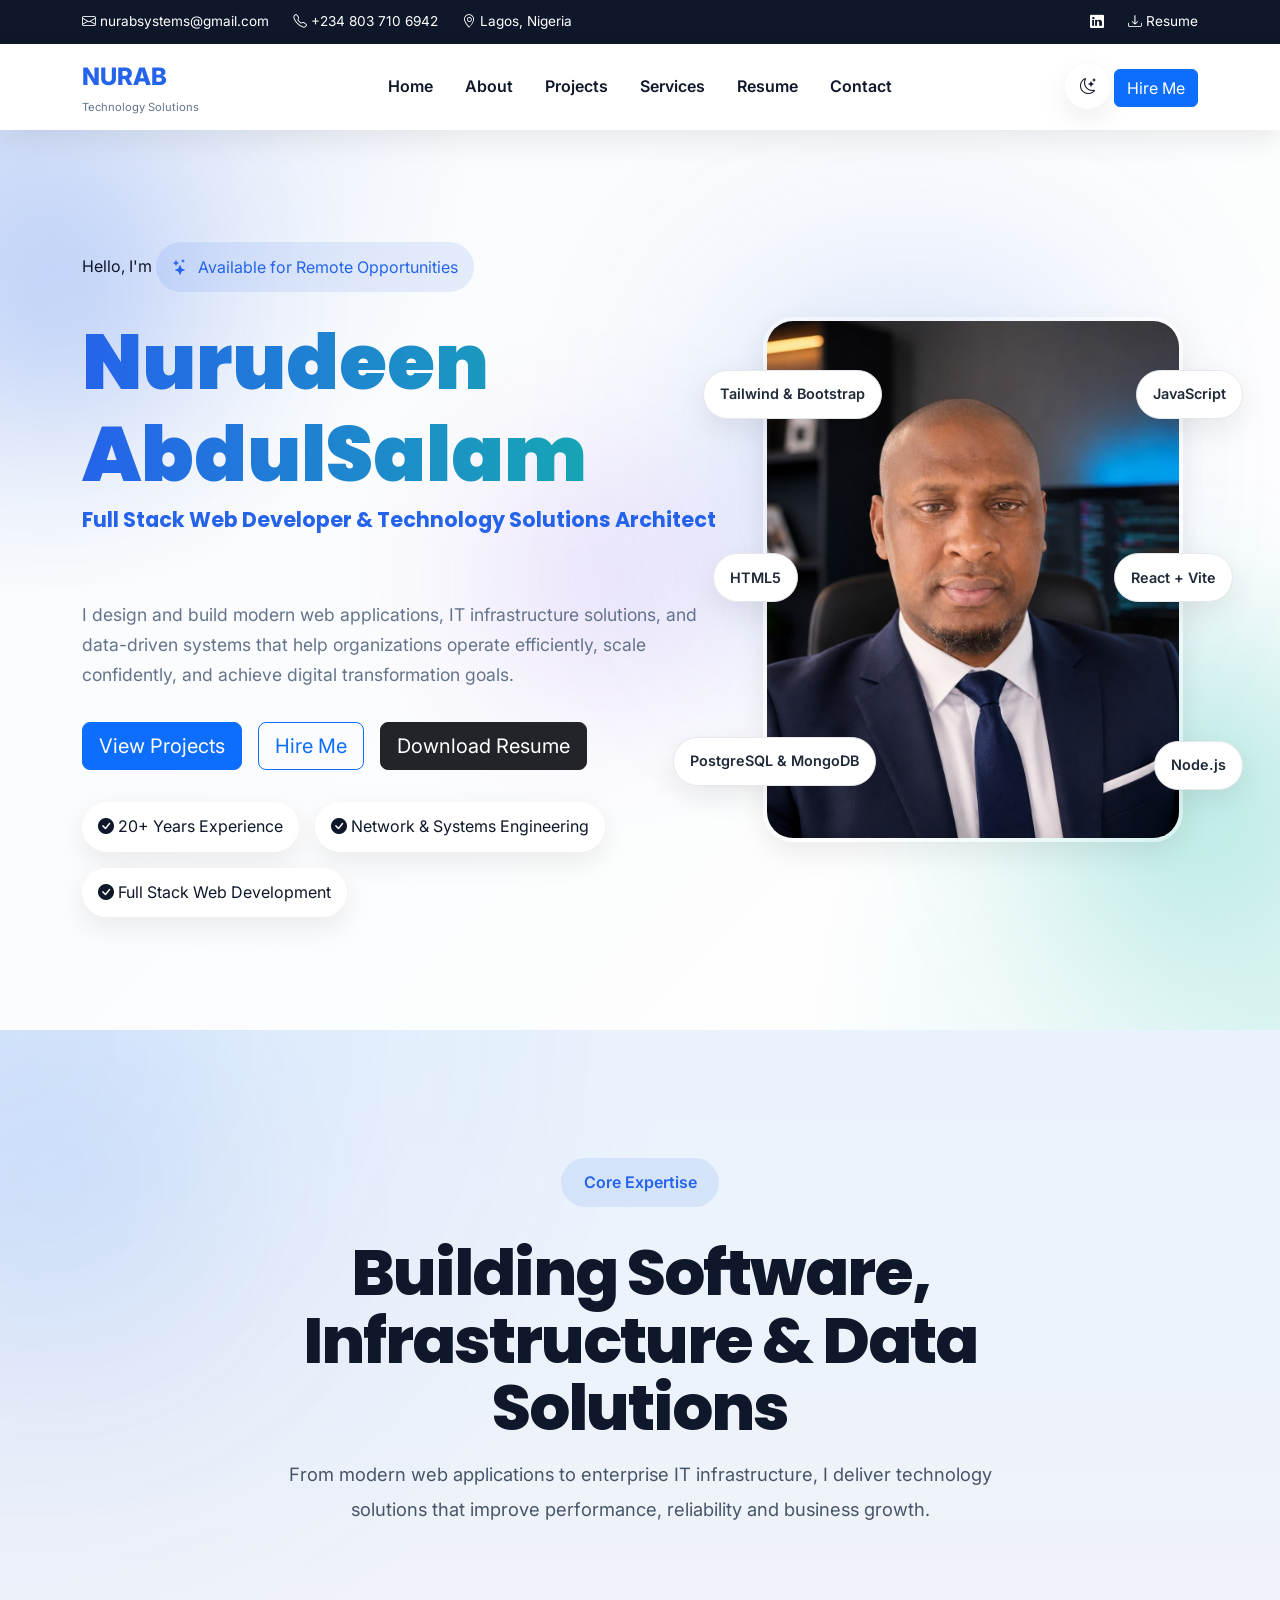
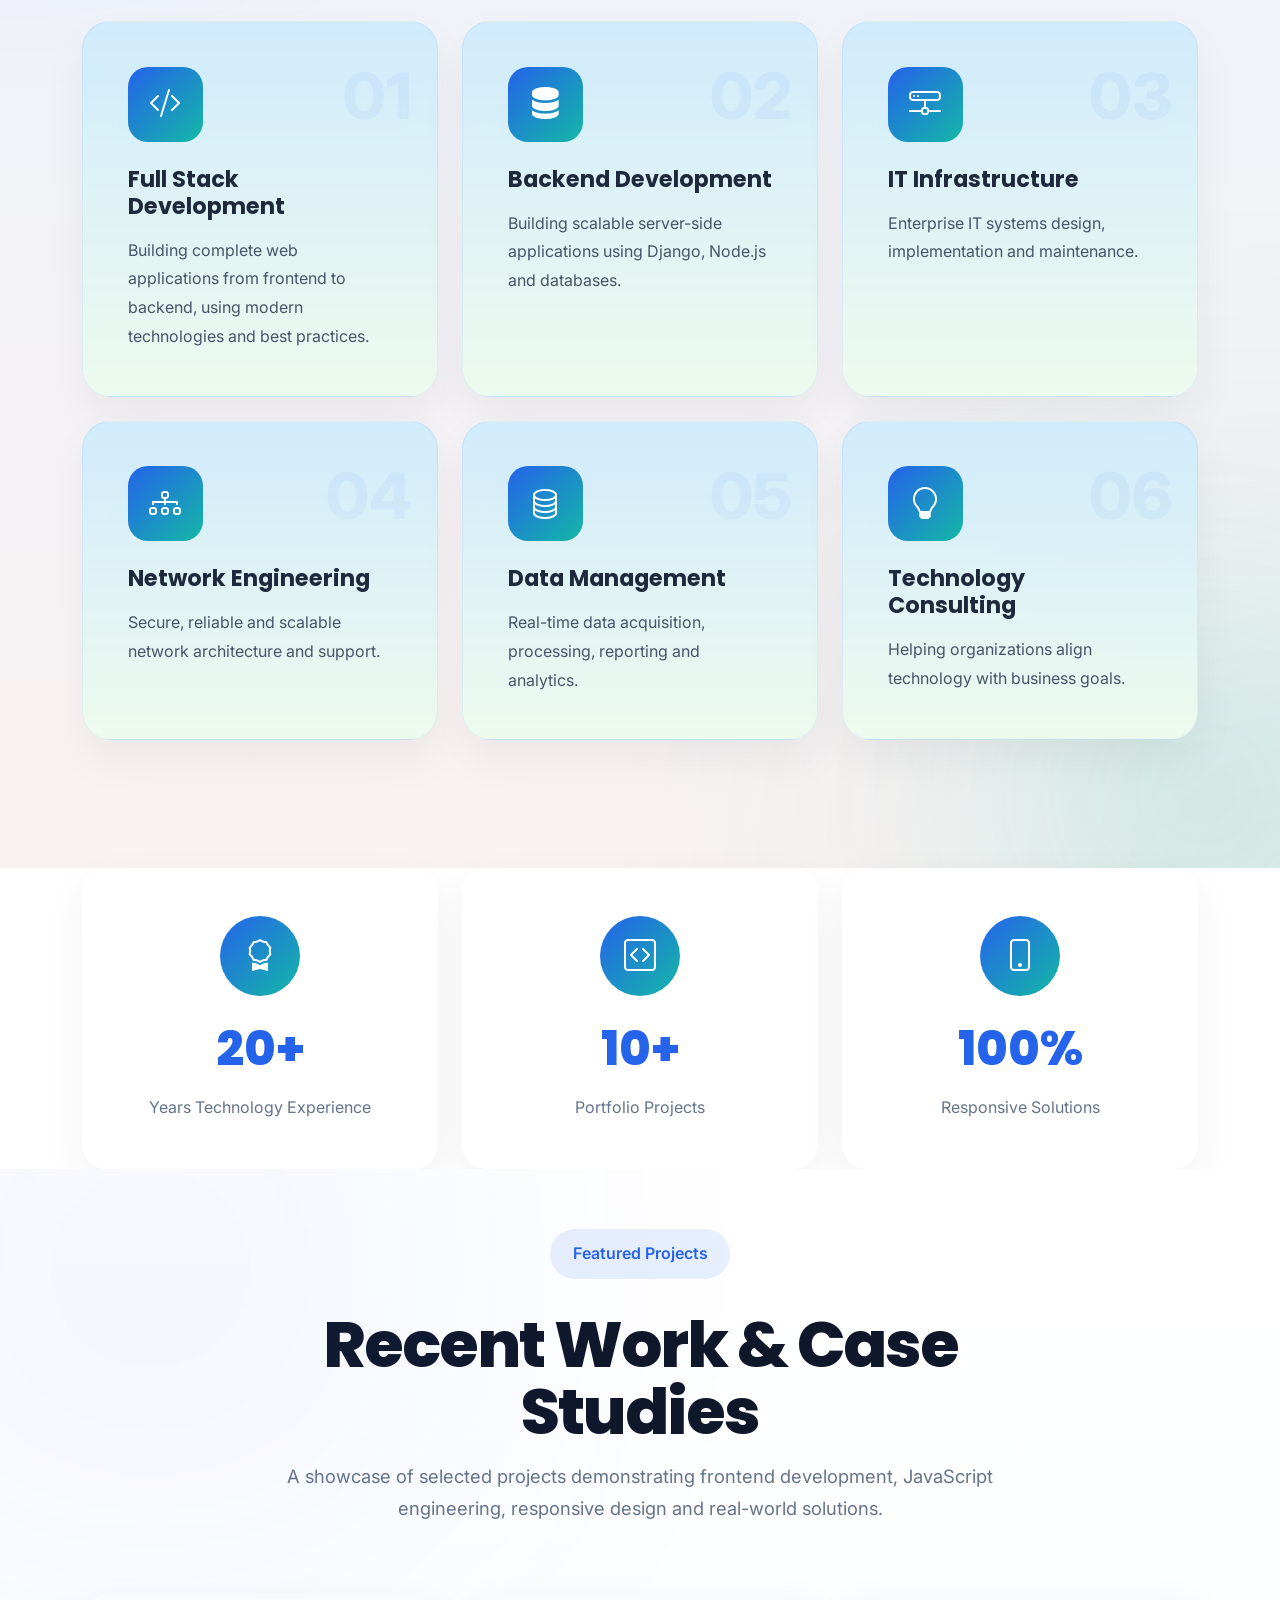
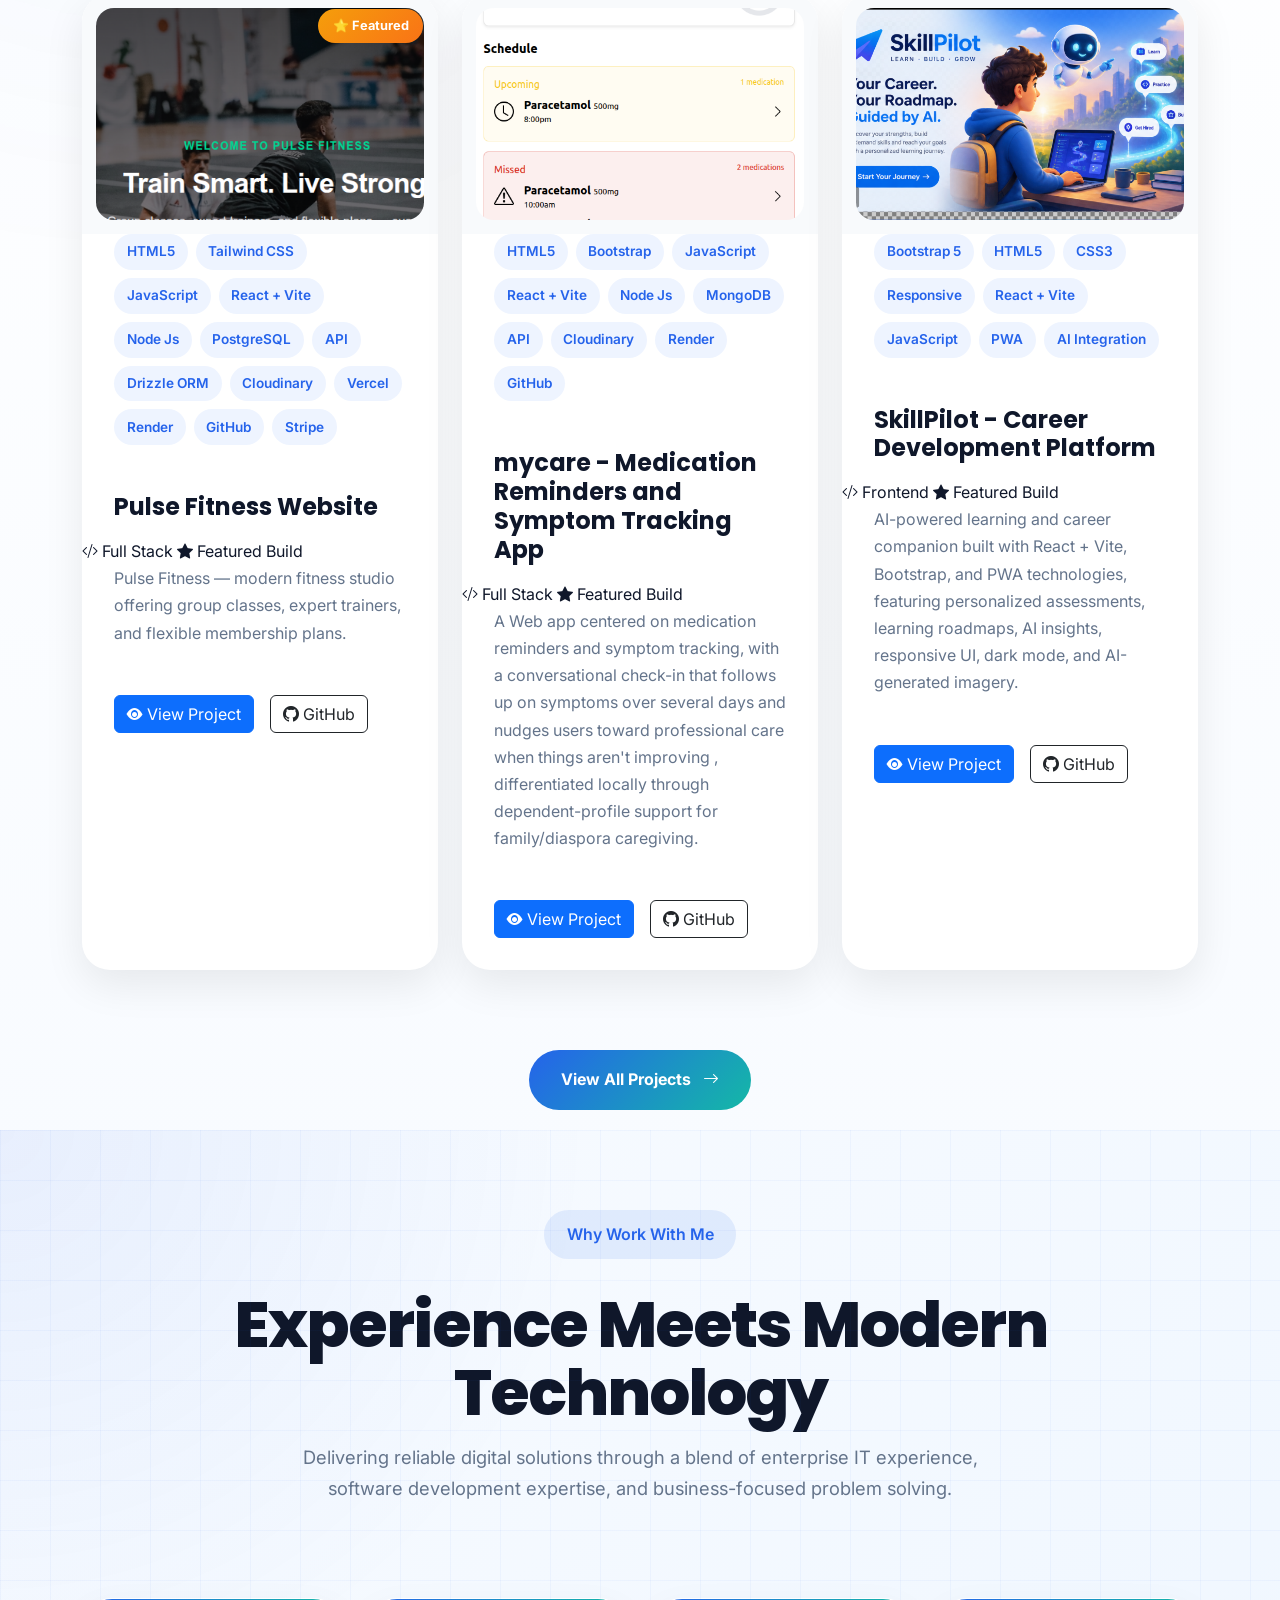
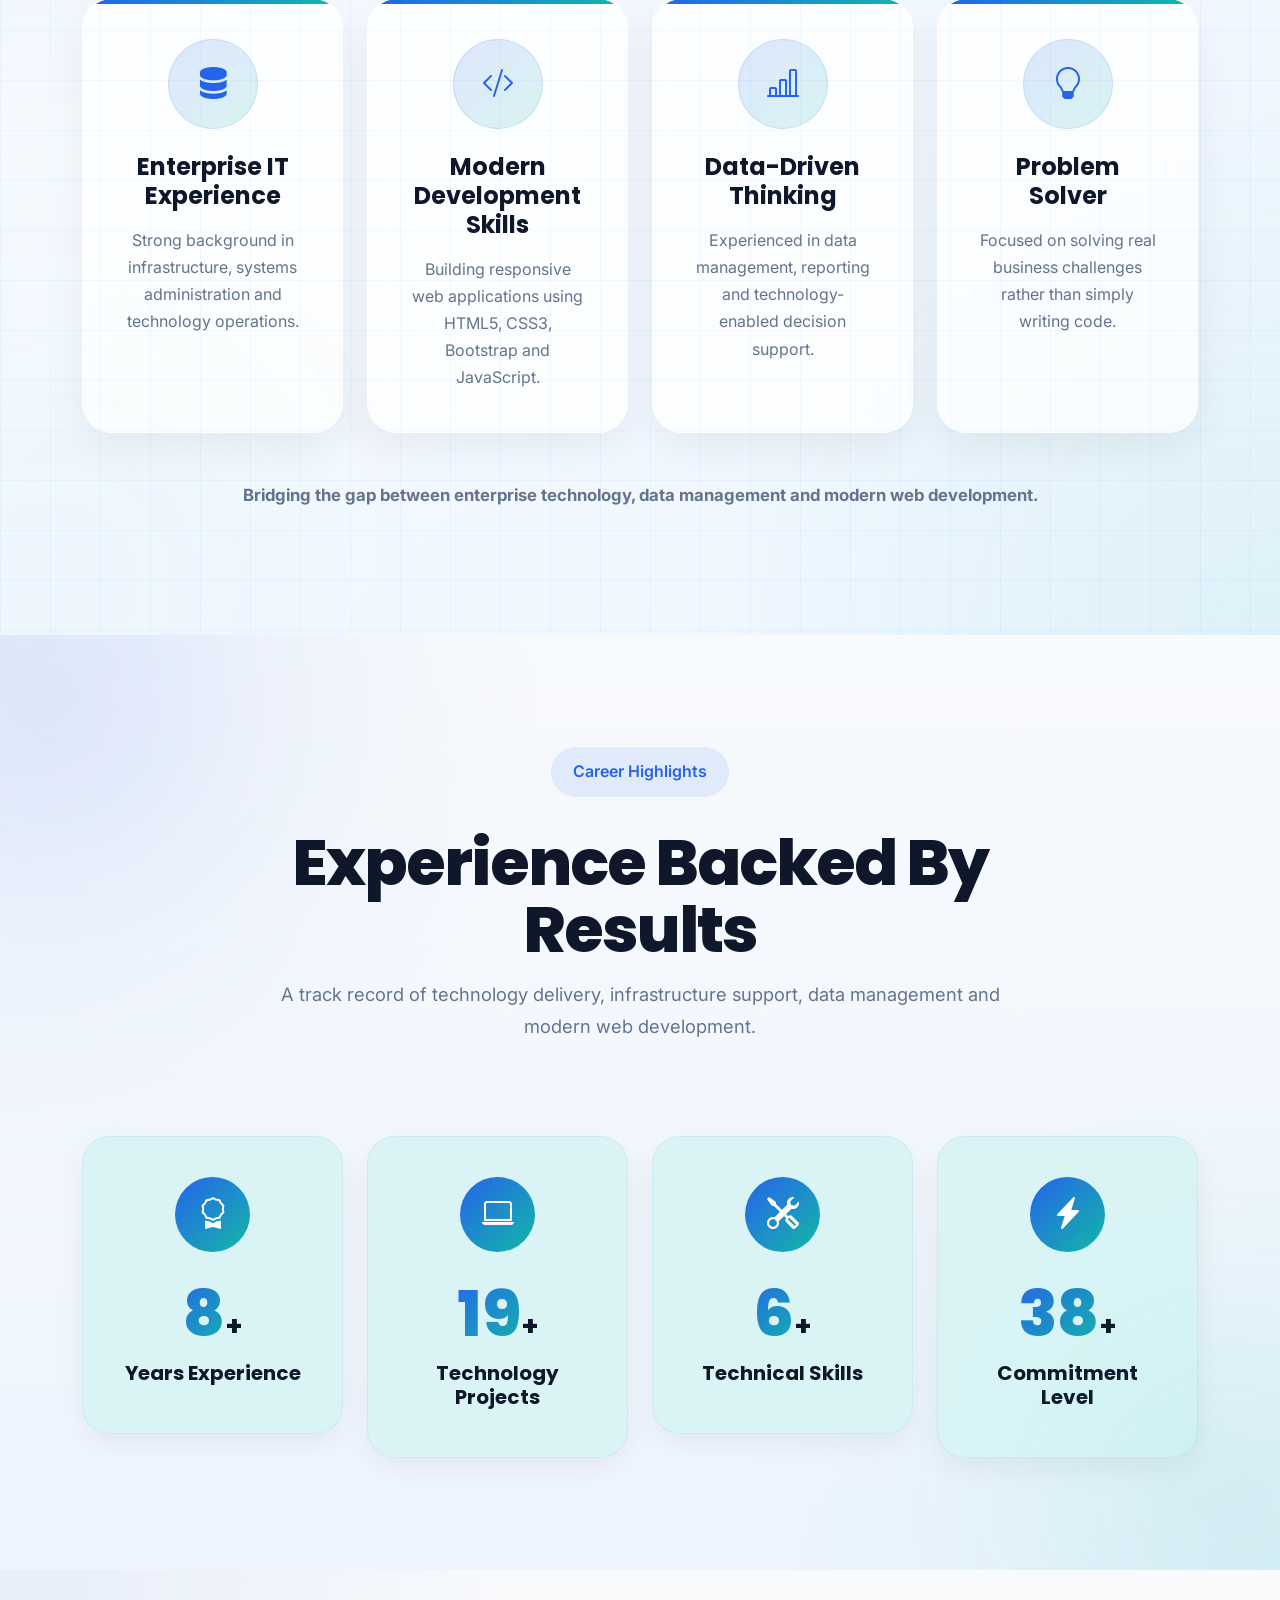
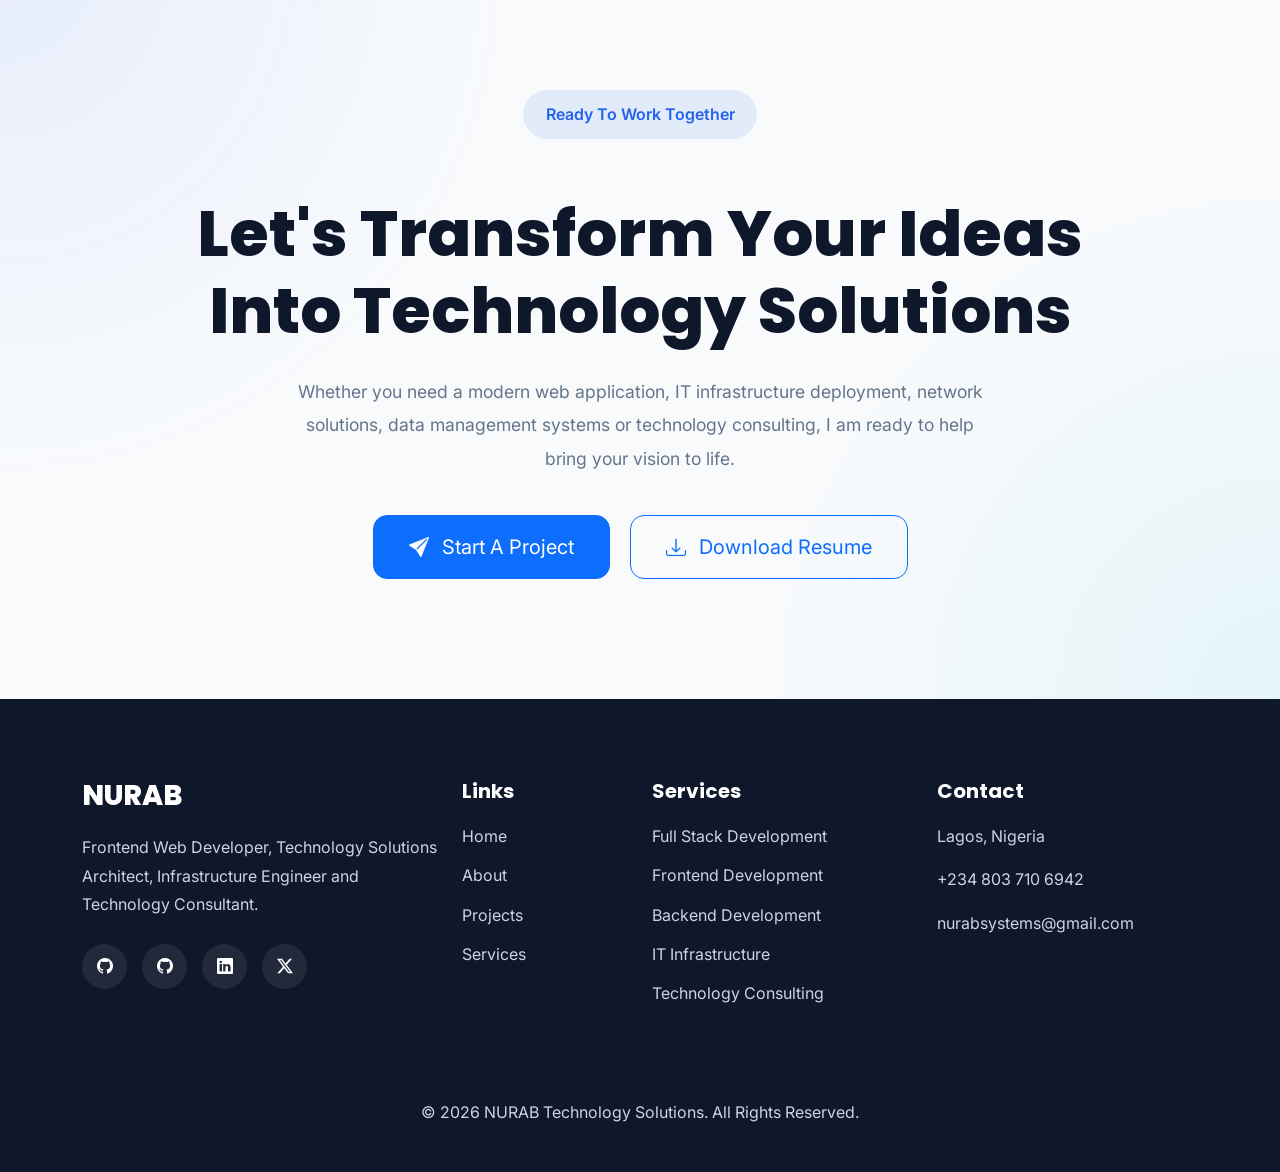
<file: index.html>
<!doctype html>
<html lang="en">
  <head>
    <!-- Character Encoding -->
    <meta charset="UTF-8" />

    <!-- Responsive -->
    <meta name="viewport" content="width=device-width, initial-scale=1.0" />

    <!-- SEO -->
    <meta
      name="description"
      content="Nurudeen AbdulSalam Professional Portfolio"
    />
    <meta name="author" content="Nurudeen AbdulSalam" />
    <meta name="theme-color" content="#2563eb" />
    <meta property="og:title" content="Nurudeen AbdulSalam Portfolio" />
    <meta
      property="og:description"
      content="Technology Consultant, IT Infrastructure Specialist and Web Developer"
    />
    <meta property="og:image" content="assets/images/profile-photo.jpg" />
    <link rel="icon" type="image/png" href="assets/images/favicon.png" />

    <!-- Favicon – SVG (modern browsers) -->
    <link rel="icon" type="image/svg+xml" href="assets/images/favicon.svg" />

    <!-- Favicon – PNG fallbacks (generate from the SVG) -->
    <link
      rel="icon"
      type="image/png"
      sizes="32x32"
      href="assets/images/favicon-32x32.png"
    />
    <link
      rel="icon"
      type="image/png"
      sizes="16x16"
      href="assets/images/favicon-16x16.png"
    />

    <!-- Apple Touch Icon (iOS home screen) -->
    <link
      rel="apple-touch-icon"
      sizes="180x180"
      href="assets/images/apple-touch-icon.png"
    />

    <!-- Legacy ICO (optional) -->
    <link rel="icon" href="assets/images/favicon.ico" />

    <link rel="icon" type="image/png" href="assets/images/favicon.png?v=2" />

    <!-- Page Title -->
    <title>NURAB Technology Solutions</title>

    <!-- Google Fonts -->
    <link rel="preconnect" href="https://fonts.googleapis.com" />
    <link rel="preconnect" href="https://fonts.gstatic.com" crossorigin />
    <link
      href="https://fonts.googleapis.com/css2?family=Inter:wght@300;400;500;600;700&family=Poppins:wght@400;500;600;700;800&display=swap"
      rel="stylesheet"
    />

    <!-- Bootstrap -->
    <link
      href="https://cdn.jsdelivr.net/npm/bootstrap@5.3.8/dist/css/bootstrap.min.css"
      rel="stylesheet"
    />

    <!-- Bootstrap Icons -->
    <link
      href="https://cdn.jsdelivr.net/npm/bootstrap-icons@1.13.1/font/bootstrap-icons.css"
      rel="stylesheet"
    />

    <!-- AOS -->
    <link href="https://unpkg.com/aos@2.3.4/dist/aos.css" rel="stylesheet" />

    <!-- Custom CSS -->
    <link rel="stylesheet" href="assets/css/style.css" />
  </head>

  <body>
    <div class="scroll-progress-container">
      <div class="scroll-progress-bar" id="scrollProgressBar"></div>
    </div>

    <!-- HEADER GOES HERE -->
    <div class="top-bar d-none d-lg-block">
      <div class="container">
        <div class="top-bar-content">
          <div class="top-left">
            <span>
              <i class="bi bi-envelope"></i>
              nurabsystems@gmail.com
            </span>
            <span>
              <i class="bi bi-telephone"></i>
              +234 803 710 6942
            </span>
            <span>
              <i class="bi bi-geo-alt"></i>
              Lagos, Nigeria
            </span>
          </div>

          <div class="top-right">
            <a href="https://www.linkedin.com/in/nurudeen-abdulsalam-6b237b4b/"
              ><i class="bi bi-linkedin"></i
            ></a>
            <a href="resume.html">
              <i class="bi bi-download"></i>
              Resume
            </a>
          </div>
        </div>
      </div>
    </div>

    <nav class="navbar navbar-expand-lg custom-navbar sticky-top">
      <div class="container">
        <!-- Logo -->
        <a class="navbar-brand" href="index.html">
          <span class="brand-main">NURAB</span>
          <span class="brand-sub">Technology Solutions</span>
        </a>

        <!-- Mobile Toggle -->
        <button
          class="navbar-toggler"
          type="button"
          data-bs-toggle="offcanvas"
          data-bs-target="#mobileMenu"
        >
          <i class="bi bi-list"></i>
        </button>

        <!-- Desktop Menu -->
        <div class="collapse navbar-collapse">
          <ul class="navbar-nav mx-auto">
            <li class="nav-item">
              <a href="index.html" class="nav-link">Home</a>
            </li>
            <li class="nav-item">
              <a href="about.html" class="nav-link">About</a>
            </li>
            <li class="nav-item">
              <a href="projects.html" class="nav-link">Projects</a>
            </li>
            <li class="nav-item">
              <a href="services.html" class="nav-link">Services</a>
            </li>
            <li class="nav-item">
              <a href="resume.html" class="nav-link">Resume</a>
            </li>
            <li class="nav-item">
              <a href="contact.html" class="nav-link">Contact</a>
            </li>
          </ul>

          <!-- Right Actions -->
          <div class="navbar-actions">
            <button id="themeToggle" class="theme-toggle-btn">
              <i class="bi bi-moon-stars"></i>
            </button>
            <a href="contact.html" class="btn btn-primary">Hire Me</a>
          </div>
        </div>
      </div>
    </nav>

    <div class="offcanvas offcanvas-end" tabindex="-1" id="mobileMenu">
      <div class="offcanvas-header">
        <h5>NURAB</h5>
        <button
          type="button"
          class="btn-close"
          data-bs-dismiss="offcanvas"
        ></button>
      </div>

      <div class="offcanvas-body">
        <ul class="navbar-nav">
          <li><a href="index.html" class="nav-link">Home</a></li>
          <li><a href="about.html" class="nav-link">About</a></li>
          <li><a href="projects.html" class="nav-link">Projects</a></li>
          <li><a href="services.html" class="nav-link">Services</a></li>
          <li><a href="resume.html" class="nav-link">Resume</a></li>
          <li><a href="contact.html" class="nav-link">Contact</a></li>
        </ul>
      </div>
    </div>

    <main>
      <!-- HERO SECTION -->
      <section id="hero" class="hero-section">
        <div class="hero-orb orb-1"></div>
        <div class="hero-orb orb-2"></div>
        <div class="hero-orb orb-3"></div>

        <div class="container">
          <div class="row align-items-center min-vh-100">
            <!-- LEFT COLUMN -->
            <div class="col-lg-7" data-aos="fade-right">
              <span class="hero-greeting">Hello, I'm</span>

              <div class="hero-badge">
                <i class="bi bi-stars"></i>
                Available for Remote Opportunities
              </div>

              <h1 class="hero-title">Nurudeen AbdulSalam</h1>

              <h2 class="hero-role">
                <span id="typingText"></span>
                Full Stack Web Developer & Technology Solutions Architect
              </h2>

              <p class="hero-description">
                I design and build modern web applications, IT infrastructure
                solutions, and data-driven systems that help organizations
                operate efficiently, scale confidently, and achieve digital
                transformation goals.
              </p>

              <div class="hero-buttons">
                <a href="projects.html" class="btn btn-primary btn-lg">
                  View Projects
                </a>
                <a href="contact.html" class="btn btn-outline-primary btn-lg">
                  Hire Me
                </a>
                <a href="resume.html" class="btn btn-dark btn-lg">
                  Download Resume
                </a>
              </div>

              <div class="trust-metrics">
                <span>
                  <i class="bi bi-check-circle-fill"></i>
                  20+ Years Experience
                </span>
                <span>
                  <i class="bi bi-check-circle-fill"></i>
                  Network & Systems Engineering
                </span>
                <span>
                  <i class="bi bi-check-circle-fill"></i>
                  Full Stack Web Development
                </span>
              </div>
            </div>

            <!-- RIGHT COLUMN -->
            <div class="col-lg-5 text-center" data-aos="fade-left">
              <div class="hero-image-wrapper">
                <div class="hero-glow"></div>

                <img
                  src="assets/images/profile-photo.jpg"
                  alt="Nurudeen AbdulSalam"
                  class="img-fluid hero-image"
                />

                <div class="tech-badge badge-html">Tailwind & Bootstrap</div>
                <div class="tech-badge badge-css">HTML5</div>
                <div class="tech-badge badge-js">PostgreSQL & MongoDB</div>
                <div class="tech-badge badge-bs">JavaScript</div>
                <div class="tech-badge badge-react">React + Vite</div>
                <div class="tech-badge badge-node">Node.js</div>
              </div>

              <div class="tech-stack-preview"></div>
            </div>
          </div>
        </div>
      </section>

      <!-- FEATURED EXPERTISE -->
      <section class="expertise-section" id="expertise">
        <div class="expertise-bg-circle circle-1"></div>
        <div class="expertise-bg-circle circle-2"></div>
        <div class="container">
          <div class="section-header text-center">
            <span class="section-badge">Core Expertise</span>

            <h2 class="section-title">
              Building Software, Infrastructure & Data Solutions
            </h2>

            <p class="section-description">
              From modern web applications to enterprise IT infrastructure, I
              deliver technology solutions that improve performance, reliability
              and business growth.
            </p>
          </div>

          <div class="row g-4 mt-4">
            <!-- Card 1 -->
            <div class="col-lg-4 col-md-6">
              <div
                class="expertise-card reveal-card"
                data-aos="fade-up"
                data-aos-delay="100"
              >
                <div class="expertise-icon">
                  <i class="bi bi-code-slash"></i>
                </div>

                <h4>Full Stack Development</h4>

                <p>
                  Building complete web applications from frontend to backend,
                  using modern technologies and best practices.
                </p>

                <div class="card-number">01</div>
              </div>
            </div>

            <!-- Card 2 -->
            <div class="col-lg-4 col-md-6">
              <div
                class="expertise-card reveal-card"
                data-aos="fade-up"
                data-aos-delay="200"
              >
                <div class="expertise-icon">
                  <i class="bi bi-server"></i>
                </div>

                <h4>Backend Development</h4>

                <p>
                  Building scalable server-side applications using Django,
                  Node.js and databases.
                </p>

                <div class="card-number">02</div>
              </div>
            </div>

            <!-- Card 3 -->
            <div class="col-lg-4 col-md-6">
              <div
                class="expertise-card reveal-card"
                data-aos="fade-up"
                data-aos-delay="300"
              >
                <div class="expertise-icon">
                  <i class="bi bi-hdd-network"></i>
                </div>

                <h4>IT Infrastructure</h4>

                <p>
                  Enterprise IT systems design, implementation and maintenance.
                </p>

                <div class="card-number">03</div>
              </div>
            </div>

            <!-- Card 4 -->
            <div class="col-lg-4 col-md-6">
              <div
                class="expertise-card reveal-card"
                data-aos="fade-up"
                data-aos-delay="400"
              >
                <div class="expertise-icon">
                  <i class="bi bi-diagram-3"></i>
                </div>

                <h4>Network Engineering</h4>

                <p>
                  Secure, reliable and scalable network architecture and
                  support.
                </p>

                <div class="card-number">04</div>
              </div>
            </div>

            <!-- Card 5 -->
            <div class="col-lg-4 col-md-6">
              <div
                class="expertise-card reveal-card"
                data-aos="fade-up"
                data-aos-delay="500"
              >
                <div class="expertise-icon">
                  <i class="bi bi-database"></i>
                </div>

                <h4>Data Management</h4>

                <p>
                  Real-time data acquisition, processing, reporting and
                  analytics.
                </p>

                <div class="card-number">05</div>
              </div>
            </div>

            <!-- Card 6 -->
            <div class="col-lg-4 col-md-6">
              <div
                class="expertise-card reveal-card"
                data-aos="fade-up"
                data-aos-delay="600"
              >
                <div class="expertise-icon">
                  <i class="bi bi-lightbulb"></i>
                </div>

                <h4>Technology Consulting</h4>

                <p>
                  Helping organizations align technology with business goals.
                </p>

                <div class="card-number">06</div>
              </div>
            </div>
          </div>
        </div>
      </section>

      <!-- STATISTICS SECTION -->

      <section class="stats-section">
        <div class="container">
          <div class="row text-center">
            <div class="col-md-4">
              <div class="stat-card" data-aos="zoom-in" data-aos-delay="100">
                <div class="stat-icon">
                  <i class="bi bi-award"></i>
                </div>
                <h2>20+</h2>
                <p>Years Technology Experience</p>
              </div>
            </div>

            <div class="col-md-4">
              <div class="stat-card" data-aos="zoom-in" data-aos-delay="200">
                <div class="stat-icon">
                  <i class="bi bi-code-square"></i>
                </div>
                <h2>10+</h2>
                <p>Portfolio Projects</p>
              </div>
            </div>

            <div class="col-md-4">
              <div class="stat-card" data-aos="zoom-in" data-aos-delay="300">
                <div class="stat-icon">
                  <i class="bi bi-phone"></i>
                </div>
                <h2>100%</h2>
                <p>Responsive Solutions</p>
              </div>
            </div>
          </div>
        </div>
      </section>

      <!-- =======================================
     FEATURED PROJECTS SECTION
======================================== -->

      <section id="projects" class="projects-section">
        <div class="container">
          <div class="section-header text-center">
            <span class="section-badge"> Featured Projects </span>

            <h2 class="section-title">Recent Work & Case Studies</h2>

            <p class="section-subtitle">
              A showcase of selected projects demonstrating frontend
              development, JavaScript engineering, responsive design and
              real-world solutions.
            </p>
          </div>

          <div class="row g-4">
            <!-- PROJECT 1 -->
            <div class="col-lg-4" data-aos="fade-up">
              <div class="project-card" data-aos="fade-up" data-aos-delay="100">
                <div class="featured-tag">⭐ Featured</div>

                <div class="project-image">
                  <img
                    src="assets/images/featured-projects/pulse-fitness.png"
                    alt="Pulse Fitness Website"
                  />

                  <div class="project-overlay">
                    <a
                      href="https://pulse-fitness-tdsz.vercel.app/"
                      class="project-btn"
                    >
                      Live Demo
                    </a>
                  </div>
                </div>

                <div class="project-content">
                  <div class="project-tags">
                    <span>HTML5</span>
                    <span>Tailwind CSS</span>
                    <span>JavaScript</span>
                    <span>React + Vite</span>
                    <span>Node Js</span>
                    <span>PostgreSQL</span>
                    <span>API</span>
                    <span>Drizzle ORM</span>
                    <span>Cloudinary</span>
                    <span>Vercel</span>
                    <span>Render</span>
                    <span>GitHub</span>
                    <span>Stripe</span>
                  </div>

                  <h3>Pulse Fitness Website</h3>

                  <div class="project-meta">
                    <span>
                      <i class="bi bi-code-slash"></i>
                      Full Stack
                    </span>

                    <span>
                      <i class="bi bi-star-fill"></i>
                      Featured Build
                    </span>
                  </div>

                  <p>
                    Pulse Fitness — modern fitness studio offering group
                    classes, expert trainers, and flexible membership plans.
                  </p>

                  <div class="project-footer">
                    <a
                      href="https://pulse-fitness-tdsz.vercel.app/"
                      class="btn btn-primary"
                    >
                      <i class="bi bi-eye-fill"></i>
                      View Project
                    </a>

                    <a
                      href="https://github.com/nurabsystems/pulse-fitness"
                      class="btn btn-outline-dark"
                    >
                      <i class="bi bi-github"></i>
                      GitHub
                    </a>
                  </div>
                </div>
              </div>
            </div>

            <!-- PROJECT 2 -->

            <div class="col-lg-4" data-aos="fade-up" data-aos-delay="200">
              <div class="project-card" data-aos="fade-up" data-aos-delay="200">
                <div class="project-image">
                  <img
                    src="assets/images/featured-projects/mycare-thumbnail.png"
                    alt="medication reminders and symptom tracking App "
                  />

                  <div class="project-overlay">
                    <a
                      href="https://nurabsystems.github.io/mycare/"
                      class="project-btn"
                    >
                      Live Demo
                    </a>
                  </div>
                </div>

                <div class="project-content">
                  <div class="project-tags">
                    <span>HTML5</span>
                    <span>Bootstrap</span>
                    <span>JavaScript</span>
                    <span>React + Vite</span>
                    <span>Node Js</span>
                    <span>MongoDB</span>
                    <span>API</span>
                    <span>Cloudinary</span>
                    <span>Render</span>
                    <span>GitHub</span>
                  </div>

                  <h3>
                    mycare - Medication Reminders and Symptom Tracking App
                  </h3>

                  <div class="project-meta">
                    <span>
                      <i class="bi bi-code-slash"></i>
                      Full Stack
                    </span>

                    <span>
                      <i class="bi bi-star-fill"></i>
                      Featured Build
                    </span>
                  </div>

                  <p>
                    A Web app centered on medication reminders and symptom
                    tracking, with a conversational check-in that follows up on
                    symptoms over several days and nudges users toward
                    professional care when things aren't improving ,
                    differentiated locally through dependent-profile support for
                    family/diaspora caregiving.
                  </p>

                  <div class="project-footer">
                    <a
                      href="https://nurabsystems.github.io/mycare/"
                      class="btn btn-primary"
                    >
                      <i class="bi bi-eye-fill"></i>
                      View Project
                    </a>

                    <a
                      href="https://github.com/nurabsystems/mycare"
                      class="btn btn-outline-dark"
                    >
                      <i class="bi bi-github"></i>
                      GitHub
                    </a>
                  </div>
                </div>
              </div>
            </div>

            <!-- PROJECT 3 -->

            <div class="col-lg-4" data-aos="fade-up" data-aos-delay="400">
              <div class="project-card" data-aos="fade-up" data-aos-delay="300">
                <div class="project-image">
                  <img
                    src="assets/images/featured-projects/skillpilot.png"
                    alt="SkillPilot - Career Development Platform"
                  />

                  <div class="project-overlay">
                    <a
                      href="https://nurabsystems.github.io/skillpilot/"
                      class="project-btn"
                    >
                      Live Demo
                    </a>
                  </div>
                </div>

                <div class="project-content">
                  <div class="project-tags">
                    <span>Bootstrap 5</span>
                    <span>HTML5</span>
                    <span>CSS3</span>
                    <span>Responsive</span>
                    <span>React + Vite</span>
                    <span>JavaScript</span>
                    <span>PWA</span>
                    <span>AI Integration</span>
                  </div>

                  <h3>SkillPilot - Career Development Platform</h3>

                  <div class="project-meta">
                    <span>
                      <i class="bi bi-code-slash"></i>
                      Frontend
                    </span>

                    <span>
                      <i class="bi bi-star-fill"></i>
                      Featured Build
                    </span>
                  </div>

                  <p>
                    AI-powered learning and career companion built with React +
                    Vite, Bootstrap, and PWA technologies, featuring
                    personalized assessments, learning roadmaps, AI insights,
                    responsive UI, dark mode, and AI-generated imagery.
                  </p>

                  <div class="project-footer">
                    <a
                      href="https://nurabsystems.github.io/skillpilot/"
                      class="btn btn-primary"
                    >
                      <i class="bi bi-eye-fill"></i>
                      View Project
                    </a>

                    <a
                      href="https://github.com/nurabsystems/skillpilot"
                      class="btn btn-outline-dark"
                    >
                      <i class="bi bi-github"></i>
                      GitHub
                    </a>
                  </div>
                </div>
              </div>
            </div>
          </div>

          <div class="projects-cta">
            <a href="projects.html" class="btn-view-all">
              View All Projects

              <i class="bi bi-arrow-right"></i>
            </a>
          </div>
        </div>
      </section>

      <!-- =====================================
     WHY CHOOSE ME SECTION
===================================== -->

      <section class="why-choose-section">
        <div class="container">
          <div class="section-header text-center">
            <span class="section-badge"> Why Work With Me </span>

            <h2 class="section-title">Experience Meets Modern Technology</h2>

            <p class="section-subtitle">
              Delivering reliable digital solutions through a blend of
              enterprise IT experience, software development expertise, and
              business-focused problem solving.
            </p>
          </div>

          <div class="row g-4 mt-4">
            <!-- CARD 1 -->

            <div
              class="col-lg-3 col-md-6"
              data-aos="zoom-in"
              data-aos-delay="100"
            >
              <div class="why-card">
                <div class="why-icon">
                  <i class="bi bi-server"></i>
                </div>

                <h4>Enterprise IT Experience</h4>

                <p>
                  Strong background in infrastructure, systems administration
                  and technology operations.
                </p>
              </div>
            </div>

            <!-- CARD 2 -->

            <div
              class="col-lg-3 col-md-6"
              data-aos="zoom-in"
              data-aos-delay="200"
            >
              <div class="why-card">
                <div class="why-icon">
                  <i class="bi bi-code-slash"></i>
                </div>

                <h4>Modern Development Skills</h4>

                <p>
                  Building responsive web applications using HTML5, CSS3,
                  Bootstrap and JavaScript.
                </p>
              </div>
            </div>

            <!-- CARD 3 -->

            <div
              class="col-lg-3 col-md-6"
              data-aos="zoom-in"
              data-aos-delay="300"
            >
              <div class="why-card">
                <div class="why-icon">
                  <i class="bi bi-bar-chart-line"></i>
                </div>

                <h4>Data-Driven Thinking</h4>

                <p>
                  Experienced in data management, reporting and
                  technology-enabled decision support.
                </p>
              </div>
            </div>

            <!-- CARD 4 -->

            <div
              class="col-lg-3 col-md-6"
              data-aos="zoom-in"
              data-aos-delay="400"
            >
              <div class="why-card">
                <div class="why-icon">
                  <i class="bi bi-lightbulb"></i>
                </div>

                <h4>Problem Solver</h4>

                <p>
                  Focused on solving real business challenges rather than simply
                  writing code.
                </p>
              </div>
            </div>
          </div>

          <div class="trust-line text-center mt-5">
            <p>
              <strong>
                Bridging the gap between enterprise technology, data management
                and modern web development.
              </strong>
            </p>
          </div>
        </div>
      </section>

      <!-- =====================================
     CAREER HIGHLIGHTS
===================================== -->

      <section class="career-highlights">
        <div class="container">
          <div class="section-header text-center">
            <span class="section-badge"> Career Highlights </span>

            <h2 class="section-title">Experience Backed By Results</h2>

            <p class="section-subtitle">
              A track record of technology delivery, infrastructure support,
              data management and modern web development.
            </p>
          </div>

          <div class="row g-4 mt-5">
            <!-- CARD 1 -->

            <div class="col-lg-3 col-md-6">
              <div class="highlight-card reveal-card">
                <div class="highlight-icon">
                  <i class="bi bi-award"></i>
                </div>

                <h3>
                  <span class="counter" data-target="20">0</span><span>+</span>
                </h3>

                <h5>Years Experience</h5>
              </div>
            </div>
            <!-- CARD 2 -->

            <div class="col-lg-3 col-md-6">
              <div class="highlight-card reveal-card">
                <div class="highlight-icon">
                  <i class="bi bi-laptop"></i>
                </div>

                <h3>
                  <span class="counter" data-target="50">0</span><span>+</span>
                </h3>

                <h5>Technology Projects</h5>
              </div>
            </div>

            <!-- CARD 3 -->

            <div class="col-lg-3 col-md-6">
              <div class="highlight-card reveal-card">
                <div class="highlight-icon">
                  <i class="bi bi-tools"></i>
                </div>

                <h3>
                  <span class="counter" data-target="15">0</span><span>+</span>
                </h3>

                <h5>Technical Skills</h5>
              </div>
            </div>
            <!-- CARD 4 -->

            <div class="col-lg-3 col-md-6">
              <div class="highlight-card reveal-card">
                <div class="highlight-icon">
                  <i class="bi bi-lightning-charge-fill"></i>
                </div>

                <h3>
                  <span class="counter" data-target="100">0</span><span>+</span>
                </h3>

                <h5>Commitment Level</h5>
              </div>
            </div>
          </div>
        </div>
      </section>

      <!--
      <section class="cta-section">
    <div class="container">

        
          <div class="cta-wrapper reveal-card">

            <span class="section-badge">
                Ready To Collaborate
            </span>

            <h2 class="cta-title">
                Let's Build Technology Solutions
                That Create Real Impact
            </h2>

            <p class="cta-text">
                From modern web applications and IT infrastructure
                to enterprise technology support and consulting,
                I help organizations transform ideas into
                scalable digital solutions.
            </p>

            <div class="cta-buttons">

                <a href="contact.html" class="btn btn-primary btn-lg">
                    <i class="bi bi-send-fill"></i>
                    Start a Project
                </a>

                <a href="resume.html" class="btn btn-outline-primary btn-lg">
                    <i class="bi bi-download"></i>
                    Download Resume
                </a>

            </div>

        </div>

    </div>
</section>
-->

      <section class="cta-section">
        <div class="container">
          <div class="cta-wrapper reveal-card">
            <span class="section-badge"> Ready To Work Together </span>

            <h2 class="cta-title">
              Let's Transform Your Ideas Into Technology Solutions
            </h2>

            <p class="cta-text">
              Whether you need a modern web application, IT infrastructure
              deployment, network solutions, data management systems or
              technology consulting, I am ready to help bring your vision to
              life.
            </p>

            <div class="cta-buttons">
              <a href="contact.html" class="btn btn-primary btn-lg">
                <i class="bi bi-send-fill me-2"></i>
                Start A Project
              </a>

              <a href="resume.html" class="btn btn-outline-primary btn-lg">
                <i class="bi bi-download me-2"></i>
                Download Resume
              </a>
            </div>
          </div>
        </div>
      </section>
    </main>

    <!--FOOTER GOES HERE-->

    <footer class="footer">
      <div class="container">
        <div class="row gy-5">
          <!-- Brand -->

          <div class="col-lg-4">
            <h3 class="footer-logo">NURAB</h3>

            <p class="footer-desc">
              Frontend Web Developer, Technology Solutions Architect,
              Infrastructure Engineer and Technology Consultant.
            </p>

            <div class="footer-social">
              <a href="https://github.com/nurabsystems?tab=repositories">
                <i class="bi bi-github"></i>
              </a>

              <a href="https://github.com/remotedevpro?tab=repositories">
                <i class="bi bi-github"></i>
              </a>

              <a
                href="https://www.linkedin.com/in/nurudeen-abdulsalam-6b237b4b/"
              >
                <i class="bi bi-linkedin"></i>
              </a>

              <a href="https://x.com/Nurudeen900">
                <i class="bi bi-twitter-x"></i>
              </a>
            </div>
          </div>

          <!-- Quick Links -->

          <div class="col-lg-2">
            <h5>Links</h5>

            <ul>
              <li><a href="index.html">Home</a></li>

              <li><a href="about.html">About</a></li>

              <li><a href="projects.html">Projects</a></li>

              <li><a href="services.html">Services</a></li>
            </ul>
          </div>

          <!-- Services -->

          <div class="col-lg-3">
            <h5>Services</h5>

            <ul>
              <li>Full Stack Development</li>

              <li>Frontend Development</li>

              <li>Backend Development</li>

              <li>IT Infrastructure</li>

              <li>Technology Consulting</li>
            </ul>
          </div>

          <!-- Contact -->

          <div class="col-lg-3">
            <h5>Contact</h5>

            <p>Lagos, Nigeria</p>

            <p>+234 803 710 6942</p>

            <p>nurabsystems@gmail.com</p>
          </div>
        </div>

        <hr />

        <div class="footer-bottom">
          <p>© 2026 NURAB Technology Solutions. All Rights Reserved.</p>
        </div>
      </div>
    </footer>

    <!-- Bootstrap -->
    <script src="https://cdn.jsdelivr.net/npm/bootstrap@5.3.8/dist/js/bootstrap.bundle.min.js"></script>

    <!-- AOS -->
    <script src="https://unpkg.com/aos@2.3.4/dist/aos.js"></script>

    <!-- Main JS -->
    <script src="assets/js/portfolio-script.js"></script>
  </body>
</html>
</file>
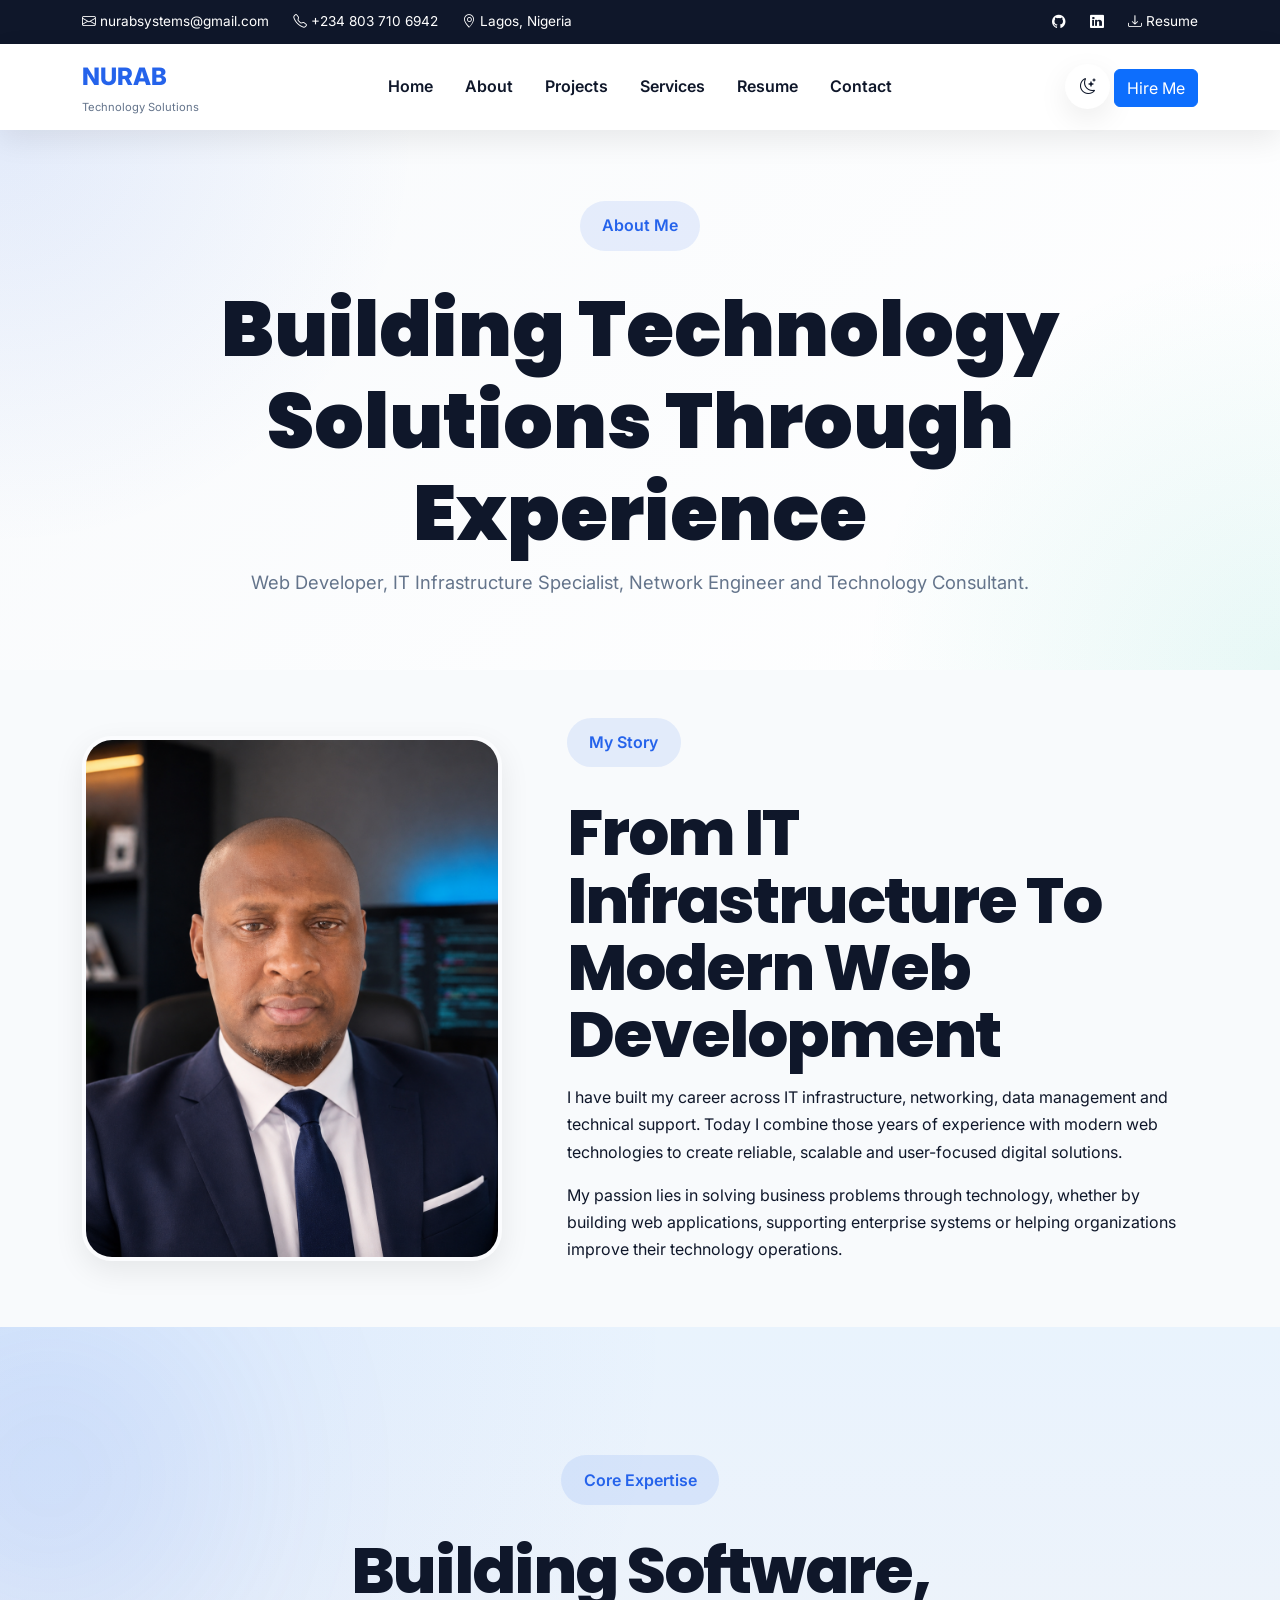
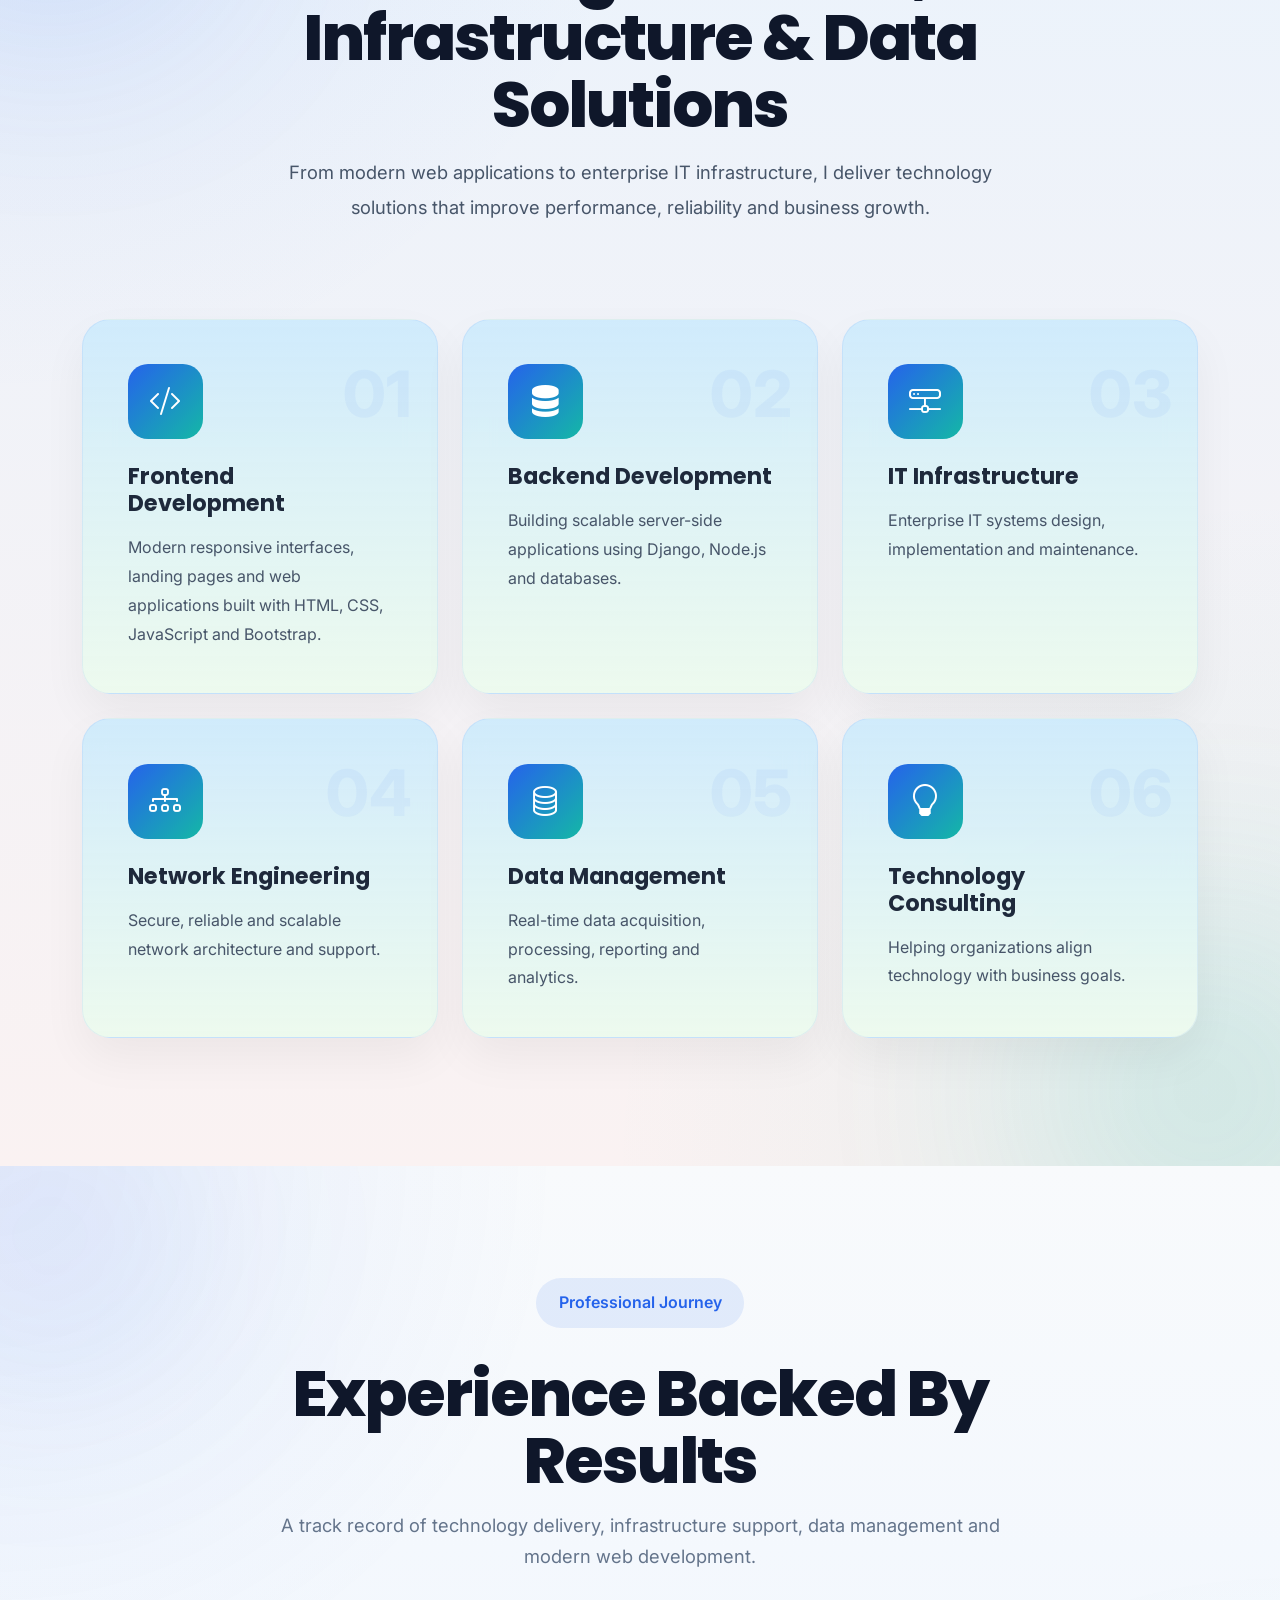
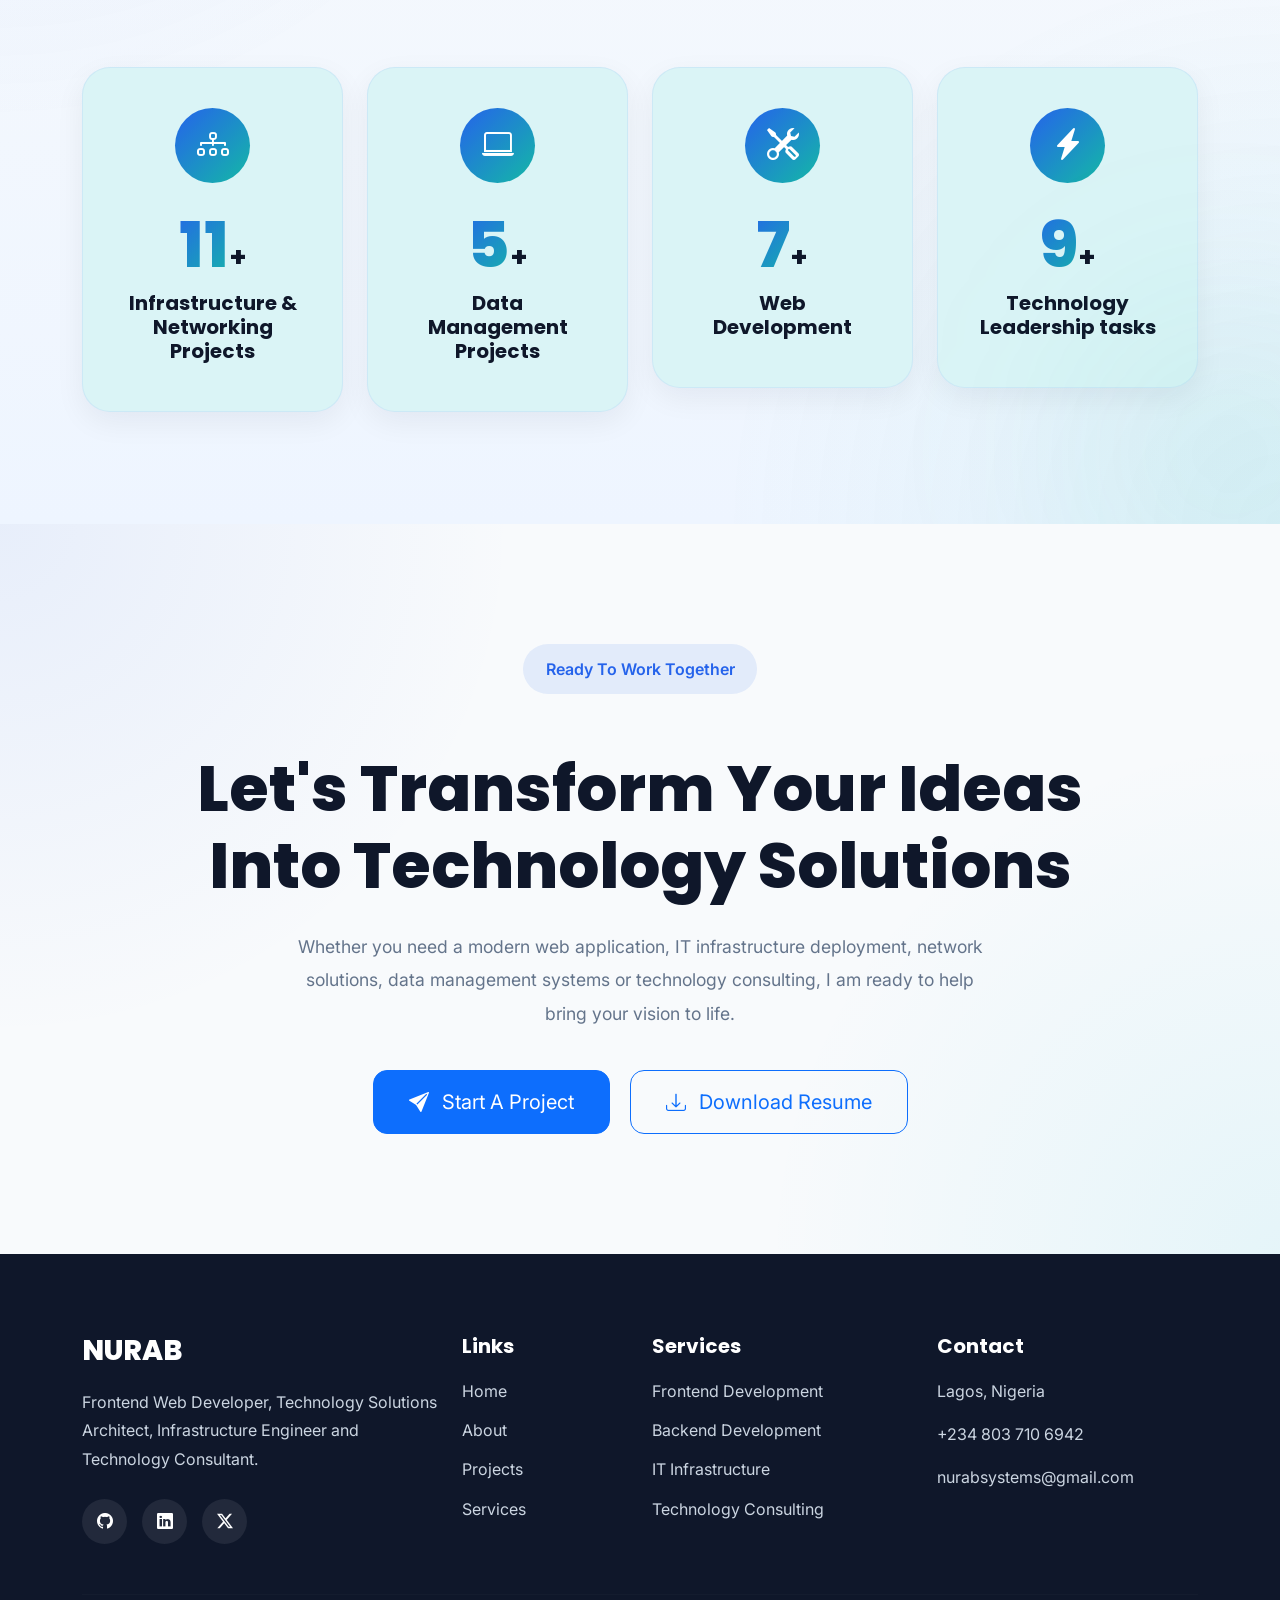
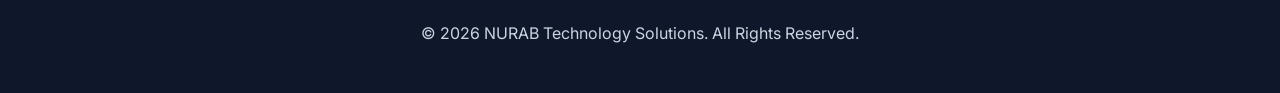
<file: about copy.html>
<!doctype html>
<html lang="en">
  <head>
    <!-- Character Encoding -->
    <meta charset="UTF-8" />

    <!-- Responsive -->
    <meta name="viewport" content="width=device-width, initial-scale=1.0" />

    <!-- SEO -->
    <meta
      name="description"
      content="Nurudeen AbdulSalam Professional Portfolio"
    />
    <meta name="author" content="Nurudeen AbdulSalam" />
    <meta name="theme-color" content="#2563eb" />
    <meta property="og:title" content="Nurudeen AbdulSalam Portfolio" />
    <meta
      property="og:description"
      content="Technology Consultant, IT Infrastructure Specialist and Web Developer"
    />
    <meta property="og:image" content="assets/images/profile-photo.jpg" />
    <link rel="icon" type="image/png" href="assets/images/favicon.png" />

    <!-- Page Title -->
    <title>NURAB Technology Solutions</title>

    <!-- Google Fonts -->
    <link rel="preconnect" href="https://fonts.googleapis.com" />
    <link rel="preconnect" href="https://fonts.gstatic.com" crossorigin />
    <link
      href="https://fonts.googleapis.com/css2?family=Inter:wght@300;400;500;600;700&family=Poppins:wght@400;500;600;700;800&display=swap"
      rel="stylesheet"
    />

    <!-- Bootstrap -->
    <link
      href="https://cdn.jsdelivr.net/npm/bootstrap@5.3.8/dist/css/bootstrap.min.css"
      rel="stylesheet"
    />

    <!-- Bootstrap Icons -->
    <link
      href="https://cdn.jsdelivr.net/npm/bootstrap-icons@1.13.1/font/bootstrap-icons.css"
      rel="stylesheet"
    />

    <!-- AOS -->
    <link href="https://unpkg.com/aos@2.3.4/dist/aos.css" rel="stylesheet" />

    <!-- Custom CSS -->
    <link rel="stylesheet" href="assets/css/style.css" />
  </head>

  <body>
    <div class="scroll-progress-container">
      <div class="scroll-progress-bar" id="scrollProgressBar"></div>
    </div>

    <!-- HEADER GOES HERE -->
    <div class="top-bar d-none d-lg-block">
      <div class="container">
        <div class="top-bar-content">
          <div class="top-left">
            <span>
              <i class="bi bi-envelope"></i>
              nurabsystems@gmail.com
            </span>
            <span>
              <i class="bi bi-telephone"></i>
              +234 803 710 6942
            </span>
            <span>
              <i class="bi bi-geo-alt"></i>
              Lagos, Nigeria
            </span>
          </div>

          <div class="top-right">
            <a href="#"><i class="bi bi-github"></i></a>
            <a href="#"><i class="bi bi-linkedin"></i></a>
            <a href="assets/docs/Nurudeen-AbdulSalam-CV.pdf">
              <i class="bi bi-download"></i>
              Resume
            </a>
          </div>
        </div>
      </div>
    </div>

    <nav class="navbar navbar-expand-lg custom-navbar sticky-top">
      <div class="container">
        <!-- Logo -->
        <a class="navbar-brand" href="index.html">
          <span class="brand-main">NURAB</span>
          <span class="brand-sub">Technology Solutions</span>
        </a>

        <!-- Mobile Toggle -->
        <button
          class="navbar-toggler"
          type="button"
          data-bs-toggle="offcanvas"
          data-bs-target="#mobileMenu"
        >
          <i class="bi bi-list"></i>
        </button>

        <!-- Desktop Menu -->
        <div class="collapse navbar-collapse">
          <ul class="navbar-nav mx-auto">
            <li class="nav-item">
              <a href="index.html" class="nav-link">Home</a>
            </li>
            <li class="nav-item">
              <a href="about.html" class="nav-link">About</a>
            </li>
            <li class="nav-item">
              <a href="projects.html" class="nav-link">Projects</a>
            </li>
            <li class="nav-item">
              <a href="services.html" class="nav-link">Services</a>
            </li>
            <li class="nav-item">
              <a href="resume.html" class="nav-link">Resume</a>
            </li>
            <li class="nav-item">
              <a href="contact.html" class="nav-link">Contact</a>
            </li>
          </ul>

          <!-- Right Actions -->
          <div class="navbar-actions">
            <button id="themeToggle" class="theme-toggle-btn">
              <i class="bi bi-moon-stars"></i>
            </button>
            <a href="contact.html" class="btn btn-primary">Hire Me</a>
          </div>
        </div>
      </div>
    </nav>

    <div class="offcanvas offcanvas-end" tabindex="-1" id="mobileMenu">
      <div class="offcanvas-header">
        <h5>NURAB</h5>
        <button
          type="button"
          class="btn-close"
          data-bs-dismiss="offcanvas"
        ></button>
      </div>

      <div class="offcanvas-body">
        <ul class="navbar-nav">
          <li><a href="index.html" class="nav-link">Home</a></li>
          <li><a href="about.html" class="nav-link">About</a></li>
          <li><a href="projects.html" class="nav-link">Projects</a></li>
          <li><a href="services.html" class="nav-link">Services</a></li>
          <li><a href="resume.html" class="nav-link">Resume</a></li>
          <li><a href="contact.html" class="nav-link">Contact</a></li>
        </ul>
      </div>
    </div>

    <main>
      <section class="page-hero">
        <div class="container text-center">
          <span class="section-badge"> About Me </span>

          <h1 class="page-title">
            Building Technology Solutions Through Experience
          </h1>

          <p class="page-subtitle">
            Web Developer, IT Infrastructure Specialist, Network Engineer and
            Technology Consultant.
          </p>
        </div>
      </section>

      <section class="about-story py-5">
        <div class="container">
          <div class="row align-items-center g-5">
            <div class="col-lg-5">
              <img
                src="assets/images/profile-photo.png"
                class="img-fluid hero-image"
                alt="Nurudeen AbdulSalam"
              />
            </div>

            <div class="col-lg-7">
              <span class="section-badge"> My Story </span>

              <h2 class="section-title">
                From IT Infrastructure To Modern Web Development
              </h2>

              <p>
                I have built my career across IT infrastructure, networking,
                data management and technical support. Today I combine those
                years of experience with modern web technologies to create
                reliable, scalable and user-focused digital solutions.
              </p>

              <p>
                My passion lies in solving business problems through technology,
                whether by building web applications, supporting enterprise
                systems or helping organizations improve their technology
                operations.
              </p>
            </div>
          </div>
        </div>
      </section>



      <!-- FEATURED EXPERTISE -->
      <section class="expertise-section" id="expertise">
        <div class="expertise-bg-circle circle-1"></div>
        <div class="expertise-bg-circle circle-2"></div>
        <div class="container">
          <div class="section-header text-center">
            <span class="section-badge">Core Expertise</span>

            <h2 class="section-title">
              Building Software, Infrastructure & Data Solutions
            </h2>

            <p class="section-description">
              From modern web applications to enterprise IT infrastructure, I
              deliver technology solutions that improve performance, reliability
              and business growth.
            </p>
          </div>

          <div class="row g-4 mt-4">
            <!-- Card 1 -->
            <div class="col-lg-4 col-md-6">
              <div
                class="expertise-card reveal-card"
                data-aos="fade-up"
                data-aos-delay="100"
              >
                <div class="expertise-icon">
                  <i class="bi bi-code-slash"></i>
                </div>

                <h4>Frontend Development</h4>

                <p>
                  Modern responsive interfaces, landing pages and web
                  applications built with HTML, CSS, JavaScript and Bootstrap.
                </p>

                <div class="card-number">01</div>
              </div>
            </div>

            <!-- Card 2 -->
            <div class="col-lg-4 col-md-6">
              <div
                class="expertise-card reveal-card"
                data-aos="fade-up"
                data-aos-delay="200"
              >
                <div class="expertise-icon">
                  <i class="bi bi-server"></i>
                </div>

                <h4>Backend Development</h4>

                <p>
                  Building scalable server-side applications using Django,
                  Node.js and databases.
                </p>

                <div class="card-number">02</div>
              </div>
            </div>

            <!-- Card 3 -->
            <div class="col-lg-4 col-md-6">
              <div
                class="expertise-card reveal-card"
                data-aos="fade-up"
                data-aos-delay="300"
              >
                <div class="expertise-icon">
                  <i class="bi bi-hdd-network"></i>
                </div>

                <h4>IT Infrastructure</h4>

                <p>
                  Enterprise IT systems design, implementation and maintenance.
                </p>

                <div class="card-number">03</div>
              </div>
            </div>

            <!-- Card 4 -->
            <div class="col-lg-4 col-md-6">
              <div
                class="expertise-card reveal-card"
                data-aos="fade-up"
                data-aos-delay="400"
              >
                <div class="expertise-icon">
                  <i class="bi bi-diagram-3"></i>
                </div>

                <h4>Network Engineering</h4>

                <p>
                  Secure, reliable and scalable network architecture and
                  support.
                </p>

                <div class="card-number">04</div>
              </div>
            </div>

            <!-- Card 5 -->
            <div class="col-lg-4 col-md-6">
              <div
                class="expertise-card reveal-card"
                data-aos="fade-up"
                data-aos-delay="500"
              >
                <div class="expertise-icon">
                  <i class="bi bi-database"></i>
                </div>

                <h4>Data Management</h4>

                <p>
                  Real-time data acquisition, processing, reporting and
                  analytics.
                </p>

                <div class="card-number">05</div>
              </div>
            </div>

            <!-- Card 6 -->
            <div class="col-lg-4 col-md-6">
              <div
                class="expertise-card reveal-card"
                data-aos="fade-up"
                data-aos-delay="600"
              >
                <div class="expertise-icon">
                  <i class="bi bi-lightbulb"></i>
                </div>

                <h4>Technology Consulting</h4>

                <p>
                  Helping organizations align technology with business goals.
                </p>

                <div class="card-number">06</div>
              </div>
            </div>
          </div>
        </div>
      </section>



       <!-- =====================================
     PROFESSIONAL JOURNEY
===================================== -->

      <section class="career-highlights">
        <div class="container">
          <div class="section-header text-center">
            <span class="section-badge"> Professional Journey </span>

            <h2 class="section-title">Experience Backed By Results</h2>

            <p class="section-subtitle">
              A track record of technology delivery, infrastructure support,
              data management and modern web development.
            </p>
          </div>

          <div class="row g-4 mt-5">
            <!-- CARD 1 -->

          <div class="col-lg-3 col-md-6">

    <div class="highlight-card reveal-card">

        <div class="highlight-icon">
            <i class="bi bi-diagram-3"></i>
        </div>

        <h3>
            <span class="counter" data-target="25">0</span><span>+</span>
        </h3>

        <h5>Infrastructure & Networking Projects</h5>

    </div>

</div>
            <!-- CARD 2 -->

            
            <div class="col-lg-3 col-md-6">

    <div class="highlight-card reveal-card">

        <div class="highlight-icon">
           <i class="bi bi-laptop"></i>
        </div>

        <h3>
            <span class="counter" data-target="10">0</span><span>+</span>
        </h3>

        <h5>Data Management Projects</h5>

    </div>

</div>

            <!-- CARD 3 -->

            <div class="col-lg-3 col-md-6">

    <div class="highlight-card reveal-card">

        <div class="highlight-icon">
            <i class="bi bi-tools"></i>
        </div>

        <h3>
            <span class="counter" data-target="15">0</span><span>+</span>
        </h3>

        <h5>Web Development</h5>

    </div>

</div>
            <!-- CARD 4 -->

            <div class="col-lg-3 col-md-6">

    <div class="highlight-card reveal-card">

        <div class="highlight-icon">
            <i class="bi bi-lightning-charge-fill"></i>
        </div>

        <h3>
            <span class="counter" data-target="20">0</span><span>+</span>
        </h3>

        <h5>Technology Leadership tasks</h5>

    </div>

</div>




          </div>
        </div>
      </section>



      
<section class="cta-section">

    <div class="container">

        <div class="cta-wrapper reveal-card">

            <span class="section-badge">
                Ready To Work Together
            </span>

            <h2 class="cta-title">
                Let's Transform Your Ideas
                Into Technology Solutions
            </h2>

            <p class="cta-text">
                Whether you need a modern web application,
                IT infrastructure deployment, network solutions,
                data management systems or technology consulting,
                I am ready to help bring your vision to life.
            </p>

            <div class="cta-buttons">

                <a href="contact.html" class="btn btn-primary btn-lg">
                    <i class="bi bi-send-fill me-2"></i>
                    Start A Project
                </a>

                <a href="resume.html" class="btn btn-outline-primary btn-lg">
                    <i class="bi bi-download me-2"></i>
                    Download Resume
                </a>

            </div>

        </div>

    </div>

</section>



    </main>

    <!-- FOOTER GOES HERE -->

    <footer class="footer">
      <div class="container">
        <div class="row gy-5">
          <!-- Brand -->

          <div class="col-lg-4">
            <h3 class="footer-logo">NURAB</h3>

            <p class="footer-desc">
              Frontend Web Developer, Technology Solutions Architect,
              Infrastructure Engineer and Technology Consultant.
            </p>

            <div class="footer-social">
              <a href="#">
                <i class="bi bi-github"></i>
              </a>

              <a href="#">
                <i class="bi bi-linkedin"></i>
              </a>

              <a href="#">
                <i class="bi bi-twitter-x"></i>
              </a>
            </div>
          </div>

          <!-- Quick Links -->

          <div class="col-lg-2">
            <h5>Links</h5>

            <ul>
              <li><a href="index.html">Home</a></li>

              <li><a href="about.html">About</a></li>

              <li><a href="projects.html">Projects</a></li>

              <li><a href="services.html">Services</a></li>
            </ul>
          </div>

          <!-- Services -->

          <div class="col-lg-3">
            <h5>Services</h5>

            <ul>
              <li>Frontend Development</li>

              <li>Backend Development</li>

              <li>IT Infrastructure</li>

              <li>Technology Consulting</li>
            </ul>
          </div>

          <!-- Contact -->

          <div class="col-lg-3">
            <h5>Contact</h5>

            <p>Lagos, Nigeria</p>

            <p>+234 803 710 6942</p>

            <p>nurabsystems@gmail.com</p>
          </div>
        </div>

        <hr />

        <div class="footer-bottom">
          <p>© 2026 NURAB Technology Solutions. All Rights Reserved.</p>
        </div>
      </div>
    </footer>

    <!-- Bootstrap -->
    <script src="https://cdn.jsdelivr.net/npm/bootstrap@5.3.8/dist/js/bootstrap.bundle.min.js"></script>

    <!-- AOS -->
    <script src="https://unpkg.com/aos@2.3.4/dist/aos.js"></script>

    <!-- Main JS -->
    <script src="assets/js/portfolio-script.js"></script>
  </body>
</html>
</file>
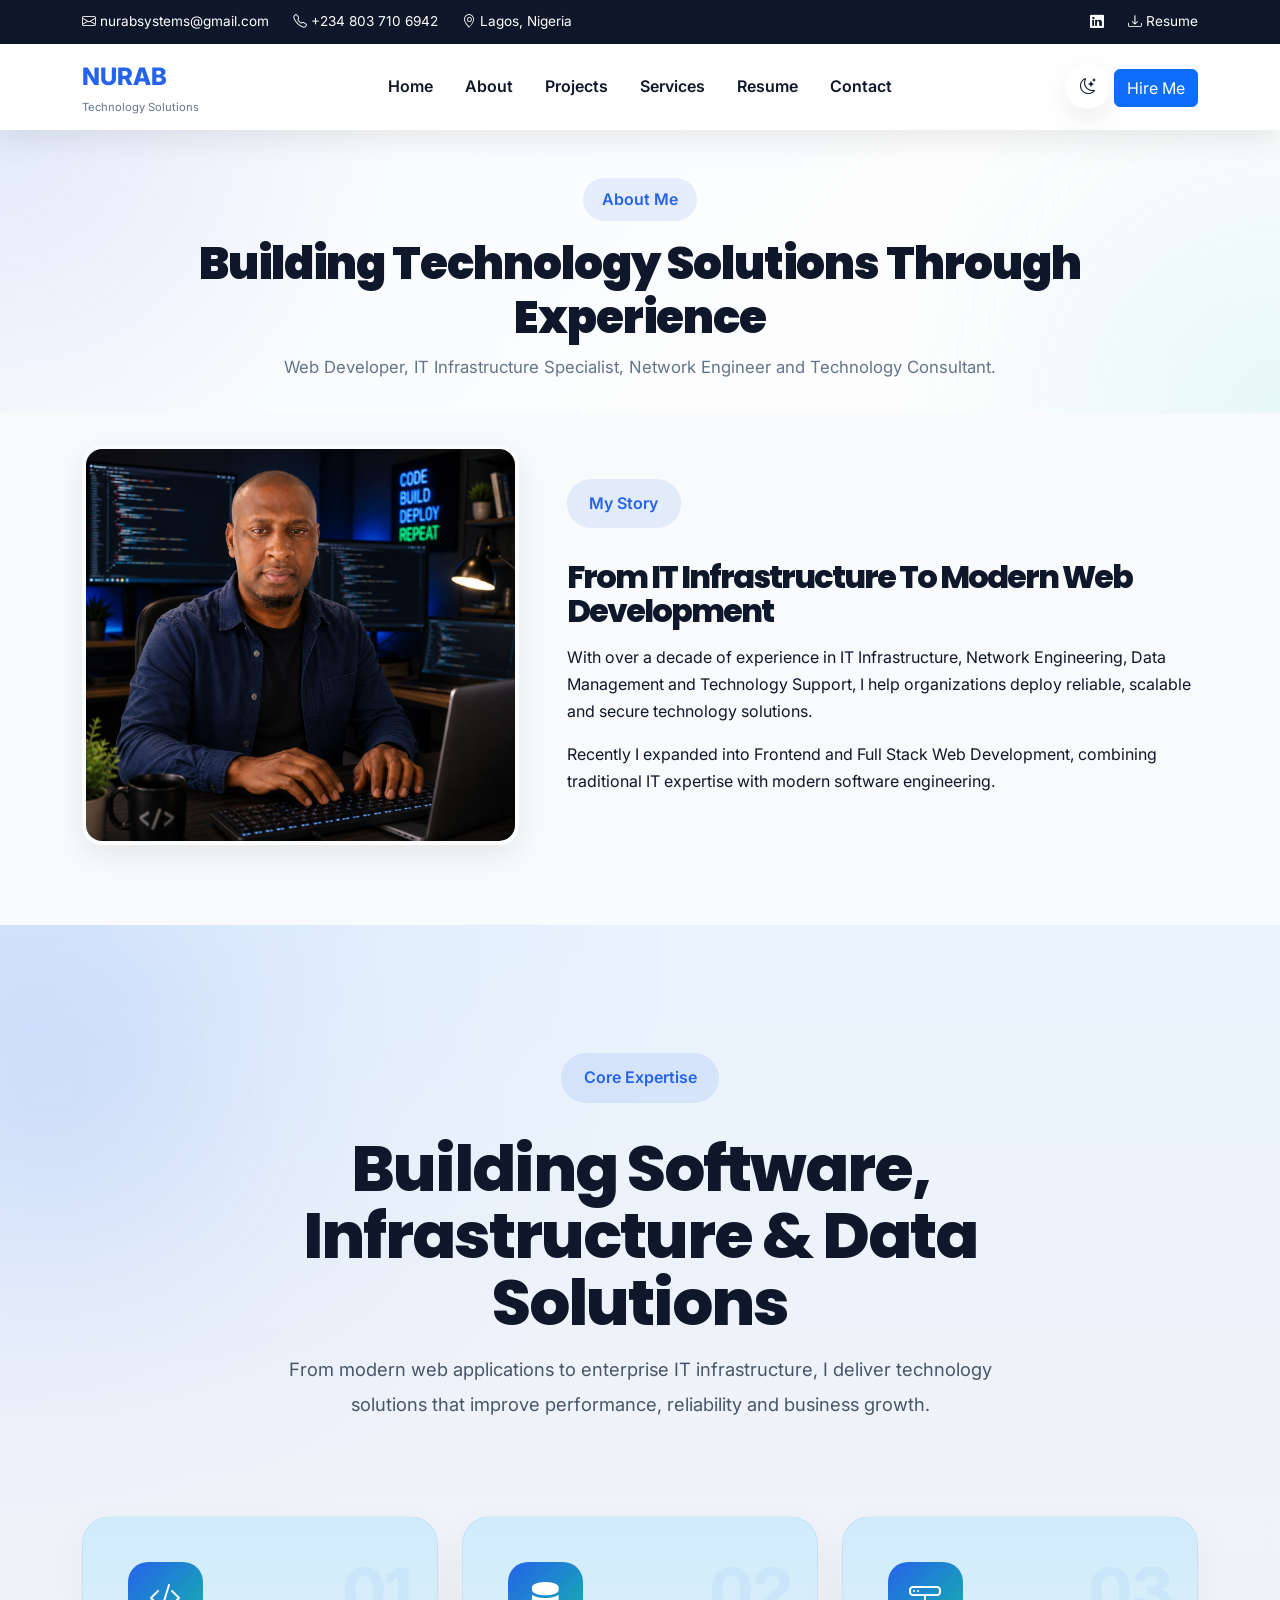
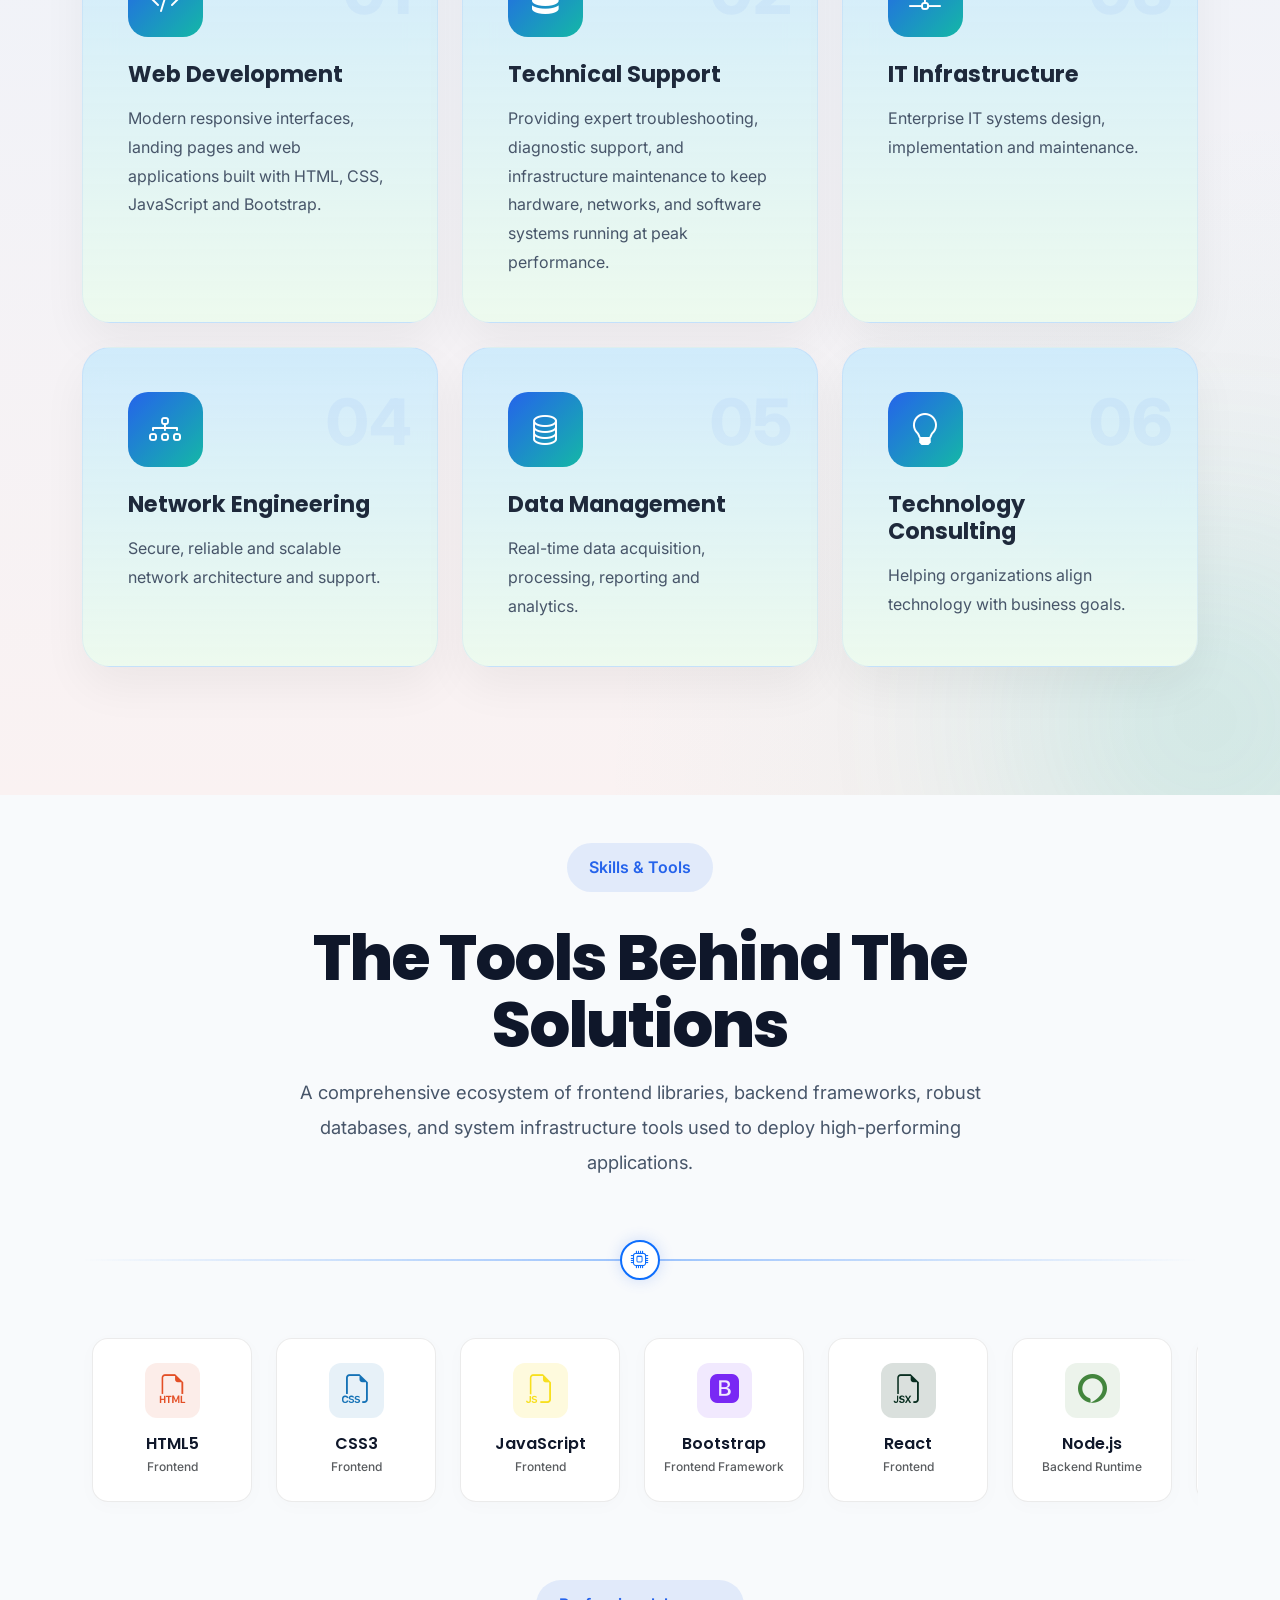
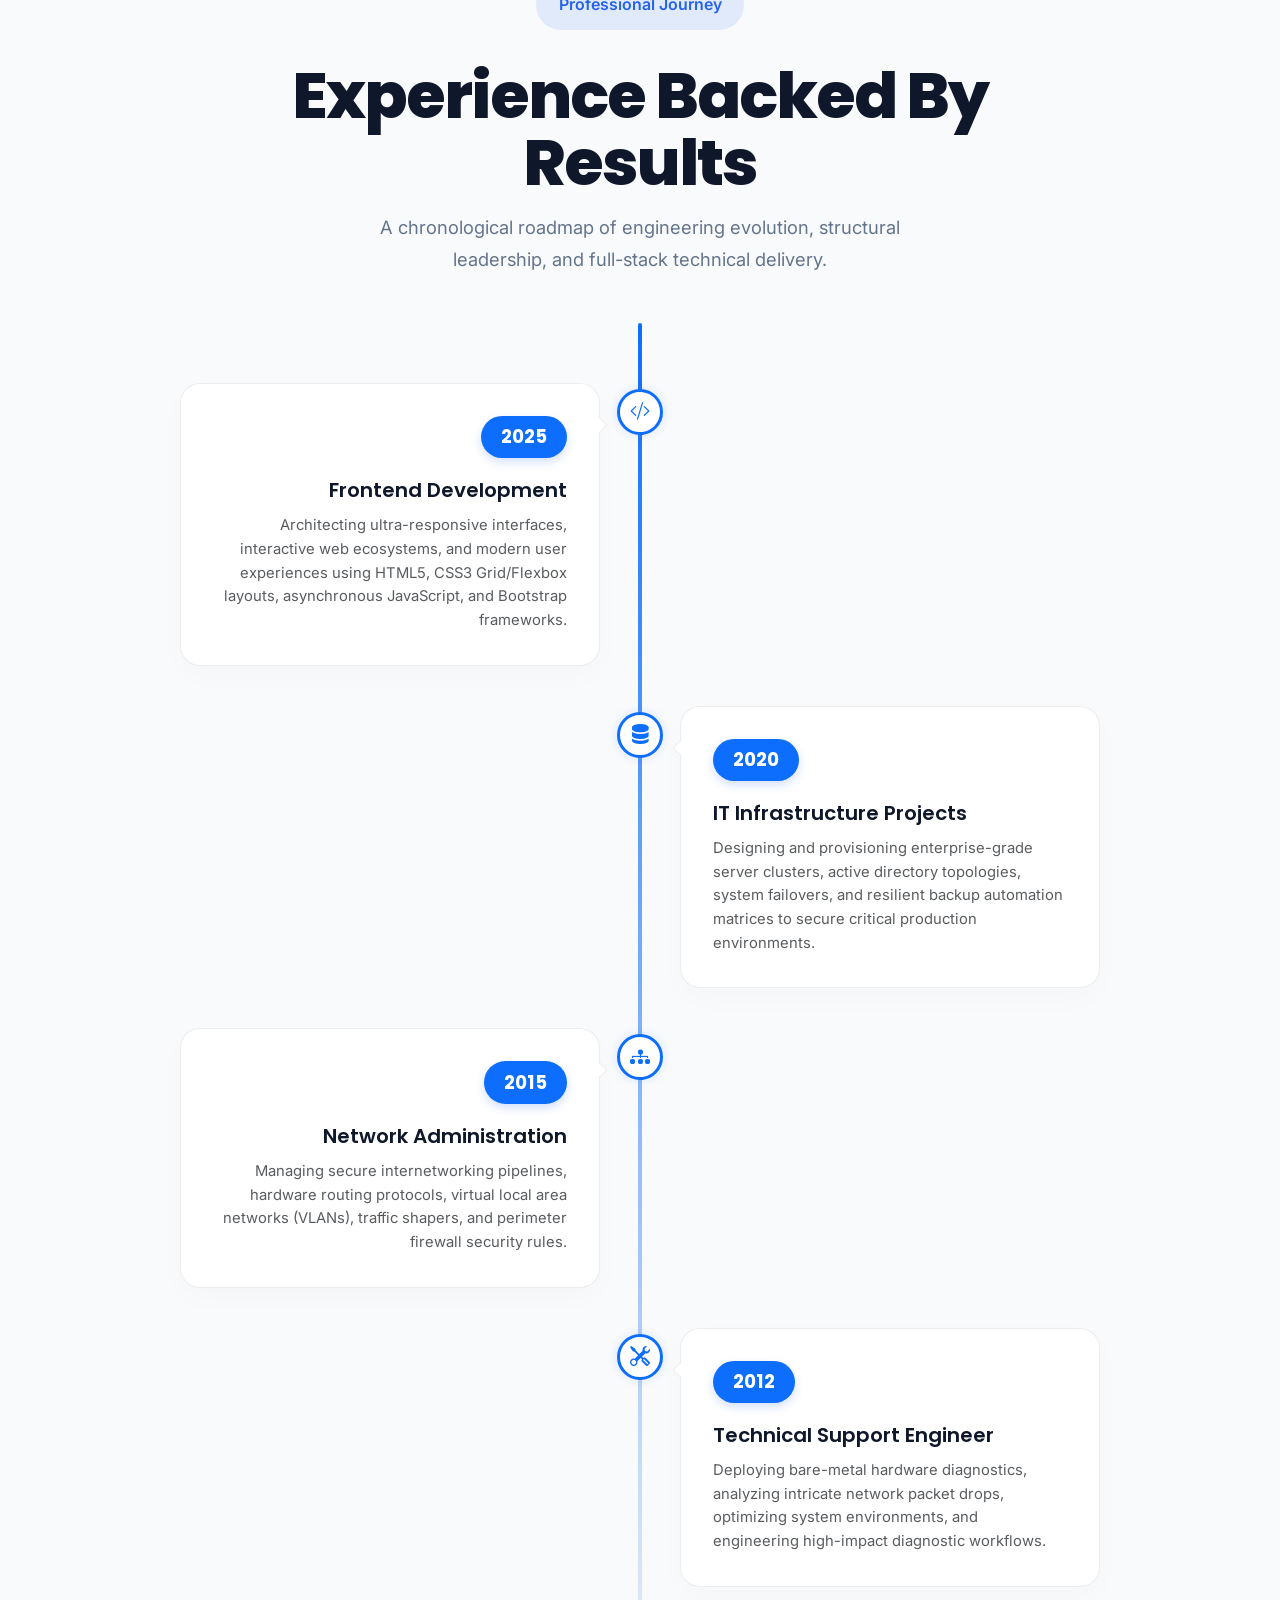
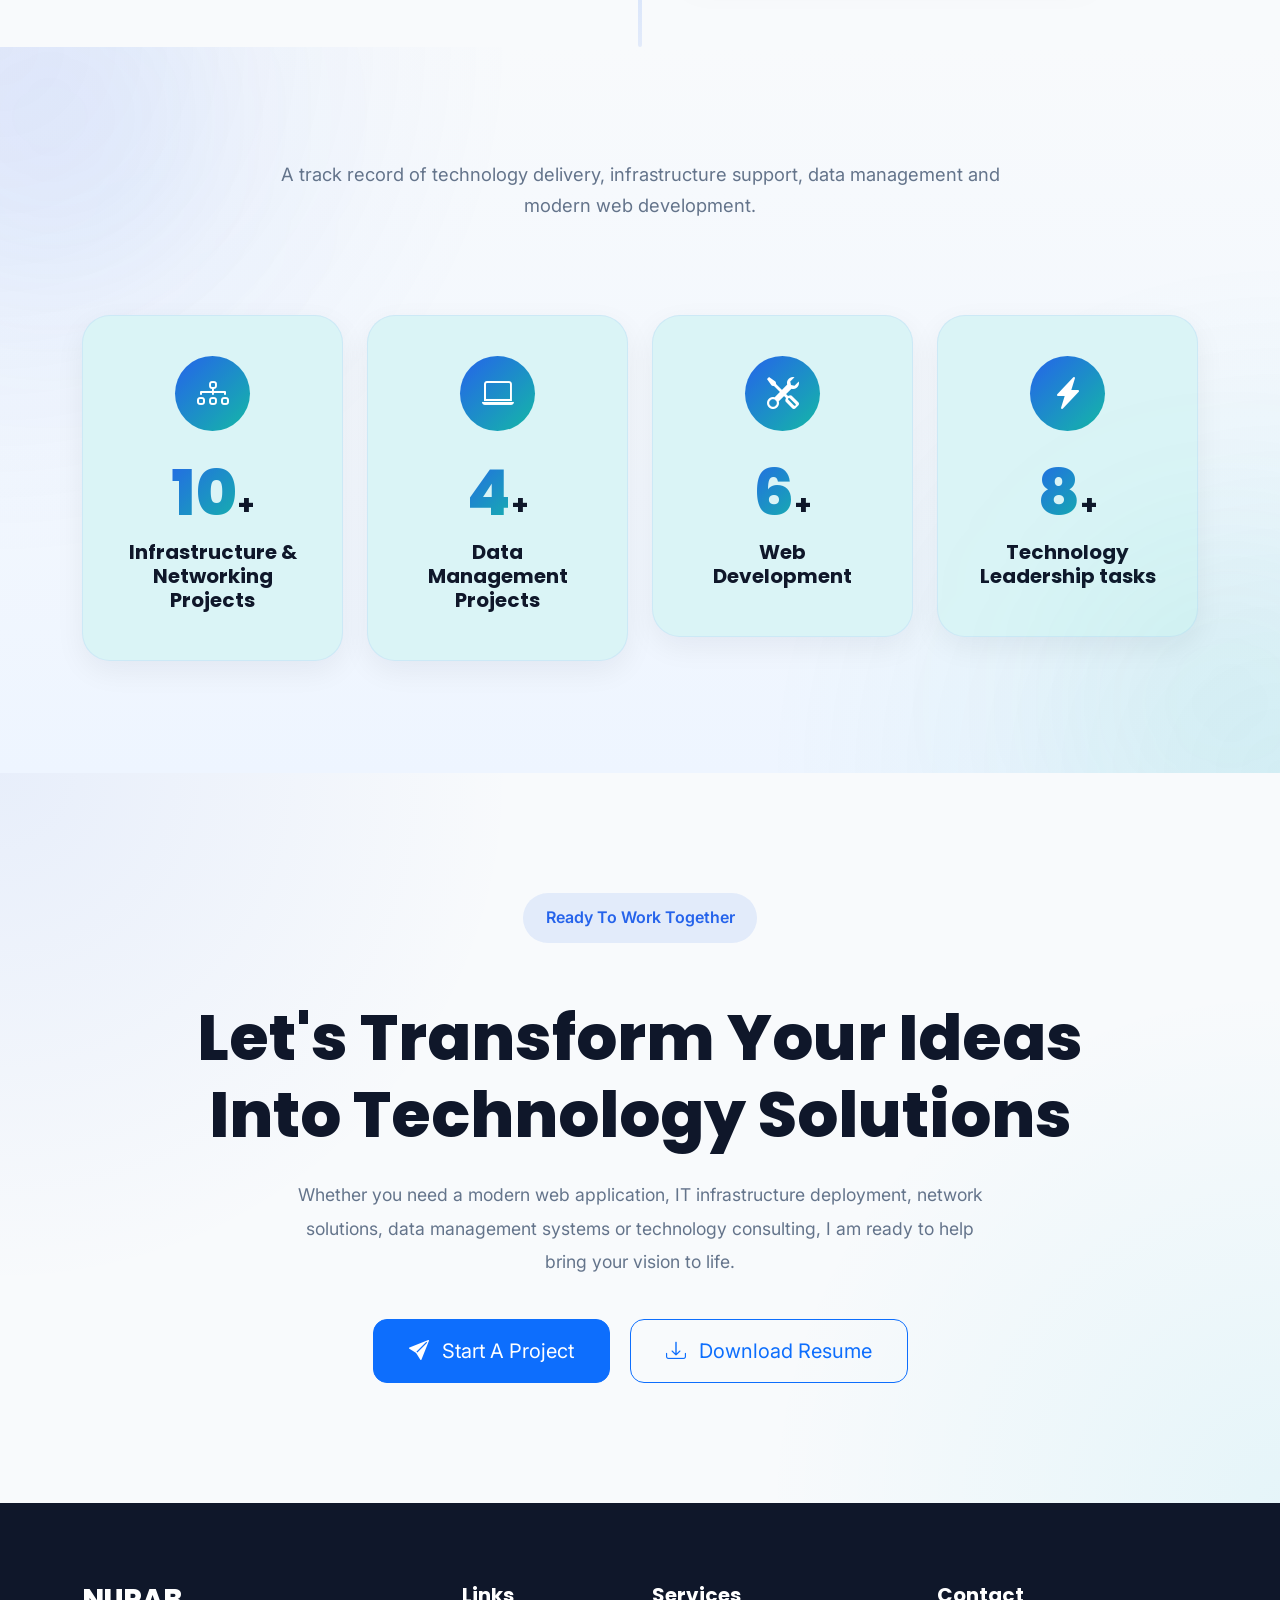
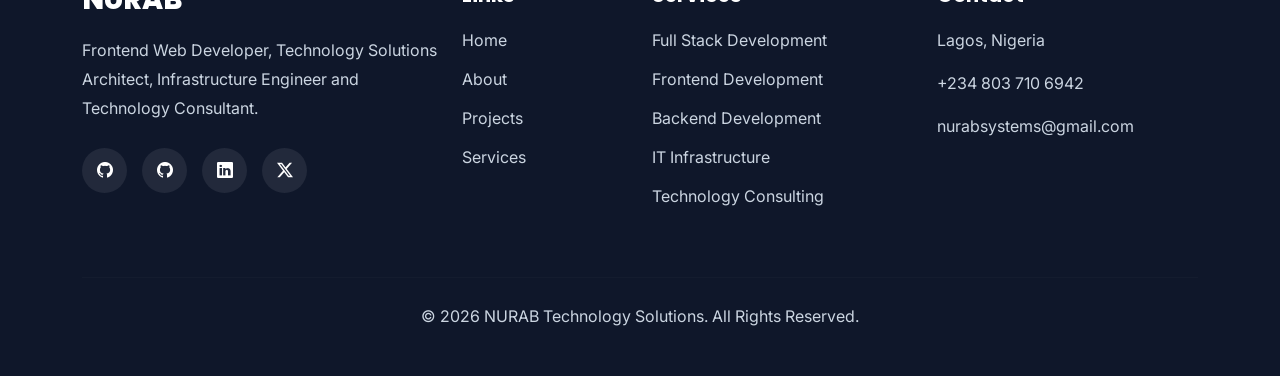
<file: about.html>
<!doctype html>
<html lang="en">
  <head>
    <!-- Character Encoding -->
    <meta charset="UTF-8" />

    <!-- Responsive -->
    <meta name="viewport" content="width=device-width, initial-scale=1.0" />

    <!-- SEO -->
    <meta
      name="description"
      content="Nurudeen AbdulSalam Professional Portfolio"
    />
    <meta name="author" content="Nurudeen AbdulSalam" />
    <meta name="theme-color" content="#2563eb" />
    <meta property="og:title" content="Nurudeen AbdulSalam Portfolio" />
    <meta
      property="og:description"
      content="Technology Consultant, IT Infrastructure Specialist and Web Developer"
    />
    <meta property="og:image" content="assets/images/profile-photo.jpg" />
    <link rel="icon" type="image/png" href="assets/images/favicon.png" />

    <!-- Page Title -->
    <title>NURAB Technology Solutions</title>

    <!-- Google Fonts -->
    <link rel="preconnect" href="https://fonts.googleapis.com" />
    <link rel="preconnect" href="https://fonts.gstatic.com" crossorigin />
    <link
      href="https://fonts.googleapis.com/css2?family=Inter:wght@300;400;500;600;700&family=Poppins:wght@400;500;600;700;800&display=swap"
      rel="stylesheet"
    />

    <!-- Bootstrap -->
    <link
      href="https://cdn.jsdelivr.net/npm/bootstrap@5.3.8/dist/css/bootstrap.min.css"
      rel="stylesheet"
    />

    <!-- Bootstrap Icons -->
    <link
      href="https://cdn.jsdelivr.net/npm/bootstrap-icons@1.13.1/font/bootstrap-icons.css"
      rel="stylesheet"
    />

    <!-- AOS -->
    <link href="https://unpkg.com/aos@2.3.4/dist/aos.css" rel="stylesheet" />

    <!-- Custom CSS -->
    <link rel="stylesheet" href="assets/css/style.css" />
    <link rel="stylesheet" href="assets/css/about.css" />
  </head>

  <body>
    <div class="scroll-progress-container">
      <div class="scroll-progress-bar" id="scrollProgressBar"></div>
    </div>

    <!-- HEADER GOES HERE -->
    <div class="top-bar d-none d-lg-block">
      <div class="container">
        <div class="top-bar-content">
          <div class="top-left">
            <span>
              <i class="bi bi-envelope"></i>
              nurabsystems@gmail.com
            </span>
            <span>
              <i class="bi bi-telephone"></i>
              +234 803 710 6942
            </span>
            <span>
              <i class="bi bi-geo-alt"></i>
              Lagos, Nigeria
            </span>
          </div>

          <div class="top-right">
            <a href="https://www.linkedin.com/in/nurudeen-abdulsalam-6b237b4b/"
              ><i class="bi bi-linkedin"></i
            ></a>
            <a href="resume.html">
              <i class="bi bi-download"></i>
              Resume
            </a>
          </div>
        </div>
      </div>
    </div>

    <nav class="navbar navbar-expand-lg custom-navbar sticky-top">
      <div class="container">
        <!-- Logo -->
        <a class="navbar-brand" href="index.html">
          <span class="brand-main">NURAB</span>
          <span class="brand-sub">Technology Solutions</span>
        </a>

        <!-- Mobile Toggle -->
        <button
          class="navbar-toggler"
          type="button"
          data-bs-toggle="offcanvas"
          data-bs-target="#mobileMenu"
        >
          <i class="bi bi-list"></i>
        </button>

        <!-- Desktop Menu -->
        <div class="collapse navbar-collapse">
          <ul class="navbar-nav mx-auto">
            <li class="nav-item">
              <a href="index.html" class="nav-link">Home</a>
            </li>
            <li class="nav-item">
              <a href="about.html" class="nav-link">About</a>
            </li>
            <li class="nav-item">
              <a href="projects.html" class="nav-link">Projects</a>
            </li>
            <li class="nav-item">
              <a href="services.html" class="nav-link">Services</a>
            </li>
            <li class="nav-item">
              <a href="resume.html" class="nav-link">Resume</a>
            </li>
            <li class="nav-item">
              <a href="contact.html" class="nav-link">Contact</a>
            </li>
          </ul>

          <!-- Right Actions -->
          <div class="navbar-actions">
            <button id="themeToggle" class="theme-toggle-btn">
              <i class="bi bi-moon-stars"></i>
            </button>
            <a href="contact.html" class="btn btn-primary">Hire Me</a>
          </div>
        </div>
      </div>
    </nav>

    <div class="offcanvas offcanvas-end" tabindex="-1" id="mobileMenu">
      <div class="offcanvas-header">
        <h5>NURAB</h5>
        <button
          type="button"
          class="btn-close"
          data-bs-dismiss="offcanvas"
        ></button>
      </div>

      <div class="offcanvas-body">
        <ul class="navbar-nav">
          <li><a href="index.html" class="nav-link">Home</a></li>
          <li><a href="about.html" class="nav-link">About</a></li>
          <li><a href="projects.html" class="nav-link">Projects</a></li>
          <li><a href="services.html" class="nav-link">Services</a></li>
          <li><a href="resume.html" class="nav-link">Resume</a></li>
          <li><a href="contact.html" class="nav-link">Contact</a></li>
        </ul>
      </div>
    </div>

    <main>
      <section class="page-hero">
        <div class="container text-center">
          <span class="section-badge"> About Me </span>

          <h1 class="page-title">
            Building Technology Solutions Through Experience
          </h1>

          <p class="page-subtitle">
            Web Developer, IT Infrastructure Specialist, Network Engineer and
            Technology Consultant.
          </p>
        </div>
      </section>

      <section class="about-story py-5">
        <div class="container">
          <div class="row align-items-center g-5">
            <div class="col-lg-5">
              <img
                src="assets/images/about/developer.png"
                class="img-fluid hero-image"
                alt="Nurudeen AbdulSalam"
              />
            </div>

            <div class="col-lg-7">
              <span class="section-badge"> My Story </span>

              <h2 class="section-title">
                From IT Infrastructure To Modern Web Development
              </h2>

              <p>
                With over a decade of experience in IT Infrastructure, Network
                Engineering, Data Management and Technology Support, I help
                organizations deploy reliable, scalable and secure technology
                solutions.
              </p>

              <p>
                Recently I expanded into Frontend and Full Stack Web
                Development, combining traditional IT expertise with modern
                software engineering.
              </p>
            </div>
          </div>
        </div>
      </section>

      <!-- FEATURED EXPERTISE -->
      <section class="expertise-section" id="expertise">
        <div class="expertise-bg-circle circle-1"></div>
        <div class="expertise-bg-circle circle-2"></div>
        <div class="container">
          <div class="section-header text-center">
            <span class="section-badge">Core Expertise</span>

            <h2 class="section-title">
              Building Software, Infrastructure & Data Solutions
            </h2>

            <p class="section-description">
              From modern web applications to enterprise IT infrastructure, I
              deliver technology solutions that improve performance, reliability
              and business growth.
            </p>
          </div>

          <div class="row g-4 mt-4">
            <!-- Card 1 -->
            <div class="col-lg-4 col-md-6">
              <div
                class="expertise-card reveal-card"
                data-aos="fade-up"
                data-aos-delay="100"
              >
                <div class="expertise-icon">
                  <i class="bi bi-code-slash"></i>
                </div>

                <h4>Web Development</h4>

                <p>
                  Modern responsive interfaces, landing pages and web
                  applications built with HTML, CSS, JavaScript and Bootstrap.
                </p>

                <div class="card-number">01</div>
              </div>
            </div>

            <!-- Card 2 -->
            <div class="col-lg-4 col-md-6">
              <div
                class="expertise-card reveal-card"
                data-aos="fade-up"
                data-aos-delay="200"
              >
                <div class="expertise-icon">
                  <i class="bi bi-server"></i>
                </div>

                <h4>Technical Support</h4>

                <p>
                  Providing expert troubleshooting, diagnostic support, and
                  infrastructure maintenance to keep hardware, networks, and
                  software systems running at peak performance.
                </p>

                <div class="card-number">02</div>
              </div>
            </div>

            <!-- Card 3 -->
            <div class="col-lg-4 col-md-6">
              <div
                class="expertise-card reveal-card"
                data-aos="fade-up"
                data-aos-delay="300"
              >
                <div class="expertise-icon">
                  <i class="bi bi-hdd-network"></i>
                </div>

                <h4>IT Infrastructure</h4>

                <p>
                  Enterprise IT systems design, implementation and maintenance.
                </p>

                <div class="card-number">03</div>
              </div>
            </div>

            <!-- Card 4 -->
            <div class="col-lg-4 col-md-6">
              <div
                class="expertise-card reveal-card"
                data-aos="fade-up"
                data-aos-delay="400"
              >
                <div class="expertise-icon">
                  <i class="bi bi-diagram-3"></i>
                </div>

                <h4>Network Engineering</h4>

                <p>
                  Secure, reliable and scalable network architecture and
                  support.
                </p>

                <div class="card-number">04</div>
              </div>
            </div>

            <!-- Card 5 -->
            <div class="col-lg-4 col-md-6">
              <div
                class="expertise-card reveal-card"
                data-aos="fade-up"
                data-aos-delay="500"
              >
                <div class="expertise-icon">
                  <i class="bi bi-database"></i>
                </div>

                <h4>Data Management</h4>

                <p>
                  Real-time data acquisition, processing, reporting and
                  analytics.
                </p>

                <div class="card-number">05</div>
              </div>
            </div>

            <!-- Card 6 -->
            <div class="col-lg-4 col-md-6">
              <div
                class="expertise-card reveal-card"
                data-aos="fade-up"
                data-aos-delay="600"
              >
                <div class="expertise-icon">
                  <i class="bi bi-lightbulb"></i>
                </div>

                <h4>Technology Consulting</h4>

                <p>
                  Helping organizations align technology with business goals.
                </p>

                <div class="card-number">06</div>
              </div>
            </div>
          </div>
        </div>
      </section>

      <!-- =====================================
     TECHNOLOGY STACK SECTION
===================================== -->
      <section class="tech-stack-section py-5" id="tech-stack">
        <div class="container">
          <div class="section-header text-center" data-aos="fade-up">
            <span class="section-badge">Skills & Tools</span>
            <h2 class="section-title">The Tools Behind The Solutions</h2>
            <p class="section-description mx-auto" style="max-width: 700px">
              A comprehensive ecosystem of frontend libraries, backend
              frameworks, robust databases, and system infrastructure tools used
              to deploy high-performing applications.
            </p>
          </div>

          <!-- Animated Horizontal Divider -->
          <div class="animated-hr-container my-5" data-aos="zoom-in">
            <div class="animated-hr-line"></div>
            <div class="animated-hr-dot"><i class="bi bi-cpu"></i></div>
          </div>

          <!-- Horizontal Scrollable Track Matrix -->
          <div
            class="tech-scroll-wrapper"
            data-aos="fade-up"
            data-aos-delay="100"
          >
            <div class="tech-scroll-track">
              <!-- HTML5 -->
              <div class="tech-card">
                <div class="tech-icon-box html5">
                  <i class="bi bi-filetype-html"></i>
                </div>
                <h4>HTML5</h4>
                <span class="tech-category">Frontend</span>
              </div>

              <!-- CSS3 -->
              <div class="tech-card">
                <div class="tech-icon-box css3">
                  <i class="bi bi-filetype-css"></i>
                </div>
                <h4>CSS3</h4>
                <span class="tech-category">Frontend</span>
              </div>

              <!-- JavaScript -->
              <div class="tech-card">
                <div class="tech-icon-box js">
                  <i class="bi bi-filetype-js"></i>
                </div>
                <h4>JavaScript</h4>
                <span class="tech-category">Frontend</span>
              </div>

              <!-- Bootstrap -->
              <div class="tech-card">
                <div class="tech-icon-box bootstrap">
                  <i class="bi bi-bootstrap-fill"></i>
                </div>
                <h4>Bootstrap</h4>
                <span class="tech-category">Frontend Framework</span>
              </div>

              <!-- React -->
              <div class="tech-card">
                <div class="tech-icon-box django">
                  <i class="bi bi-filetype-jsx"></i>
                </div>
                <h4>React</h4>
                <span class="tech-category">Frontend</span>
              </div>

              <!-- Node.js -->
              <div class="tech-card">
                <div class="tech-icon-box nodejs">
                  <i class="bi bi-alexa"></i>
                  <!-- Custom structural engine icon alternative -->
                </div>
                <h4>Node.js</h4>
                <span class="tech-category">Backend Runtime</span>
              </div>

              <!-- PostgreSQL -->
              <div class="tech-card">
                <div class="tech-icon-box postgresql">
                  <i class="bi bi-database-fill-gear"></i>
                </div>
                <h4>PostgreSQL</h4>
                <span class="tech-category">Relational DB</span>
              </div>

              <!-- MongoDB -->
              <div class="tech-card">
                <div class="tech-icon-box mongodb">
                  <i class="bi bi-database-fill"></i>
                </div>
                <h4>MongoDB</h4>
                <span class="tech-category">NoSQL DB</span>
              </div>

              <!-- Linux -->
              <div class="tech-card">
                <div class="tech-icon-box linux">
                  <i class="bi bi-terminal-fill"></i>
                </div>
                <h4>Linux</h4>
                <span class="tech-category">OS & Infrastructure</span>
              </div>

              <!-- Networking -->
              <div class="tech-card">
                <div class="tech-icon-box networking">
                  <i class="bi bi-diagram-3-fill"></i>
                </div>
                <h4>Networking</h4>
                <span class="tech-category">Infrastructure</span>
              </div>

              <!-- Git -->
              <div class="tech-card">
                <div class="tech-icon-box git">
                  <i class="bi bi-git"></i>
                </div>
                <h4>Git</h4>
                <span class="tech-category">Version Control</span>
              </div>

              <!-- GitHub -->
              <div class="tech-card">
                <div class="tech-icon-box github">
                  <i class="bi bi-github"></i>
                </div>
                <h4>GitHub</h4>
                <span class="tech-category">Collaboration</span>
              </div>
            </div>
          </div>
        </div>
      </section>

      <!-- =====================================
     CAREER TIMELINE SECTION
===================================== -->
      <section class="career-timeline-section py-6" id="career-timeline">
        <div class="container">
          <div class="section-header text-center mb-5" data-aos="fade-up">
            <span class="section-badge">Professional Journey</span>
            <h2 class="section-title">Experience Backed By Results</h2>
            <p class="section-subtitle mx-auto" style="max-width: 600px">
              A chronological roadmap of engineering evolution, structural
              leadership, and full-stack technical delivery.
            </p>
          </div>

          <!-- Timeline Wrapper -->
          <div class="timeline-container">
            <div class="timeline-center-line"></div>

            <!-- Item 1: 2025 (Left Side) -->
            <div
              class="timeline-item left-item"
              data-aos="fade-right"
              data-aos-delay="100"
            >
              <div class="timeline-badge">
                <i class="bi bi-code-slash"></i>
              </div>
              <div class="timeline-card">
                <div class="timeline-date">2025</div>
                <h4>Frontend Development</h4>
                <p>
                  Architecting ultra-responsive interfaces, interactive web
                  ecosystems, and modern user experiences using HTML5, CSS3
                  Grid/Flexbox layouts, asynchronous JavaScript, and Bootstrap
                  frameworks.
                </p>
                <span class="timeline-indicator"></span>
              </div>
            </div>

            <!-- Item 2: 2020 (Right Side) -->
            <div
              class="timeline-item right-item"
              data-aos="fade-left"
              data-aos-delay="200"
            >
              <div class="timeline-badge">
                <i class="bi bi-server"></i>
              </div>
              <div class="timeline-card">
                <div class="timeline-date">2020</div>
                <h4>IT Infrastructure Projects</h4>
                <p>
                  Designing and provisioning enterprise-grade server clusters,
                  active directory topologies, system failovers, and resilient
                  backup automation matrices to secure critical production
                  environments.
                </p>
                <span class="timeline-indicator"></span>
              </div>
            </div>

            <!-- Item 3: 2015 (Left Side) -->
            <div
              class="timeline-item left-item"
              data-aos="fade-right"
              data-aos-delay="300"
            >
              <div class="timeline-badge">
                <i class="bi bi-diagram-3-fill"></i>
              </div>
              <div class="timeline-card">
                <div class="timeline-date">2015</div>
                <h4>Network Administration</h4>
                <p>
                  Managing secure internetworking pipelines, hardware routing
                  protocols, virtual local area networks (VLANs), traffic
                  shapers, and perimeter firewall security rules.
                </p>
                <span class="timeline-indicator"></span>
              </div>
            </div>

            <!-- Item 4: 2012 (Right Side) -->
            <div
              class="timeline-item right-item"
              data-aos="fade-left"
              data-aos-delay="400"
            >
              <div class="timeline-badge">
                <i class="bi bi-tools"></i>
              </div>
              <div class="timeline-card">
                <div class="timeline-date">2012</div>
                <h4>Technical Support Engineer</h4>
                <p>
                  Deploying bare-metal hardware diagnostics, analyzing intricate
                  network packet drops, optimizing system environments, and
                  engineering high-impact diagnostic workflows.
                </p>
                <span class="timeline-indicator"></span>
              </div>
            </div>
          </div>
        </div>
      </section>
      <!-- =====================================
     PROFESSIONAL PROJECTS
===================================== -->

      <section class="career-highlights">
        <div class="container">
          <div class="section-header text-center">
            <!--
            <span class="section-badge"> Professional Journey </span>

            <h2 class="section-title">Experience Backed By Results</h2>
          -->
            <p class="section-subtitle">
              A track record of technology delivery, infrastructure support,
              data management and modern web development.
            </p>
          </div>

          <div class="row g-4 mt-5">
            <!-- CARD 1 -->

            <div class="col-lg-3 col-md-6">
              <div class="highlight-card reveal-card">
                <div class="highlight-icon">
                  <i class="bi bi-diagram-3"></i>
                </div>

                <h3>
                  <span class="counter" data-target="25">0</span><span>+</span>
                </h3>

                <h5>Infrastructure & Networking Projects</h5>
              </div>
            </div>
            <!-- CARD 2 -->

            <div class="col-lg-3 col-md-6">
              <div class="highlight-card reveal-card">
                <div class="highlight-icon">
                  <i class="bi bi-laptop"></i>
                </div>

                <h3>
                  <span class="counter" data-target="10">0</span><span>+</span>
                </h3>

                <h5>Data Management Projects</h5>
              </div>
            </div>

            <!-- CARD 3 -->

            <div class="col-lg-3 col-md-6">
              <div class="highlight-card reveal-card">
                <div class="highlight-icon">
                  <i class="bi bi-tools"></i>
                </div>

                <h3>
                  <span class="counter" data-target="15">0</span><span>+</span>
                </h3>

                <h5>Web Development</h5>
              </div>
            </div>
            <!-- CARD 4 -->

            <div class="col-lg-3 col-md-6">
              <div class="highlight-card reveal-card">
                <div class="highlight-icon">
                  <i class="bi bi-lightning-charge-fill"></i>
                </div>

                <h3>
                  <span class="counter" data-target="20">0</span><span>+</span>
                </h3>

                <h5>Technology Leadership tasks</h5>
              </div>
            </div>
          </div>
        </div>
      </section>

      <section class="cta-section">
        <div class="container">
          <div class="cta-wrapper reveal-card">
            <span class="section-badge"> Ready To Work Together </span>

            <h2 class="cta-title">
              Let's Transform Your Ideas Into Technology Solutions
            </h2>

            <p class="cta-text">
              Whether you need a modern web application, IT infrastructure
              deployment, network solutions, data management systems or
              technology consulting, I am ready to help bring your vision to
              life.
            </p>

            <div class="cta-buttons">
              <a href="contact.html" class="btn btn-primary btn-lg">
                <i class="bi bi-send-fill me-2"></i>
                Start A Project
              </a>

              <a href="resume.html" class="btn btn-outline-primary btn-lg">
                <i class="bi bi-download me-2"></i>
                Download Resume
              </a>
            </div>
          </div>
        </div>
      </section>
    </main>

    <!-- FOOTER GOES HERE -->

    <footer class="footer">
      <div class="container">
        <div class="row gy-5">
          <!-- Brand -->

          <div class="col-lg-4">
            <h3 class="footer-logo">NURAB</h3>

            <p class="footer-desc">
              Frontend Web Developer, Technology Solutions Architect,
              Infrastructure Engineer and Technology Consultant.
            </p>

            <div class="footer-social">
               <a href="https://github.com/nurabsystems?tab=repositories">
                <i class="bi bi-github"></i>
              </a>

              <a href="https://github.com/remotedevpro?tab=repositories">
                <i class="bi bi-github"></i>
              </a>
              <a
                href="https://www.linkedin.com/in/nurudeen-abdulsalam-6b237b4b/"
              >
                <i class="bi bi-linkedin"></i>
              </a>

              <a href="https://x.com/Nurudeen900">
                <i class="bi bi-twitter-x"></i>
              </a>
            </div>
          </div>

          <!-- Quick Links -->

          <div class="col-lg-2">
            <h5>Links</h5>

            <ul>
              <li><a href="index.html">Home</a></li>

              <li><a href="about.html">About</a></li>

              <li><a href="projects.html">Projects</a></li>

              <li><a href="services.html">Services</a></li>
            </ul>
          </div>

          <!-- Services -->

          <div class="col-lg-3">
            <h5>Services</h5>

            <ul>
              <li>Full Stack Development</li>

              <li>Frontend Development</li>

              <li>Backend Development</li>

              <li>IT Infrastructure</li>

              <li>Technology Consulting</li>
            </ul>
          </div>

          <!-- Contact -->

          <div class="col-lg-3">
            <h5>Contact</h5>

            <p>Lagos, Nigeria</p>

            <p>+234 803 710 6942</p>

            <p>nurabsystems@gmail.com</p>
          </div>
        </div>

        <hr />

        <div class="footer-bottom">
          <p>© 2026 NURAB Technology Solutions. All Rights Reserved.</p>
        </div>
      </div>
    </footer>

    <!-- Bootstrap -->
    <script src="https://cdn.jsdelivr.net/npm/bootstrap@5.3.8/dist/js/bootstrap.bundle.min.js"></script>

    <!-- AOS -->
    <script src="https://unpkg.com/aos@2.3.4/dist/aos.js"></script>

    <!-- Main JS -->
    <script src="assets/js/portfolio-script.js"></script>
  </body>
</html>
</file>
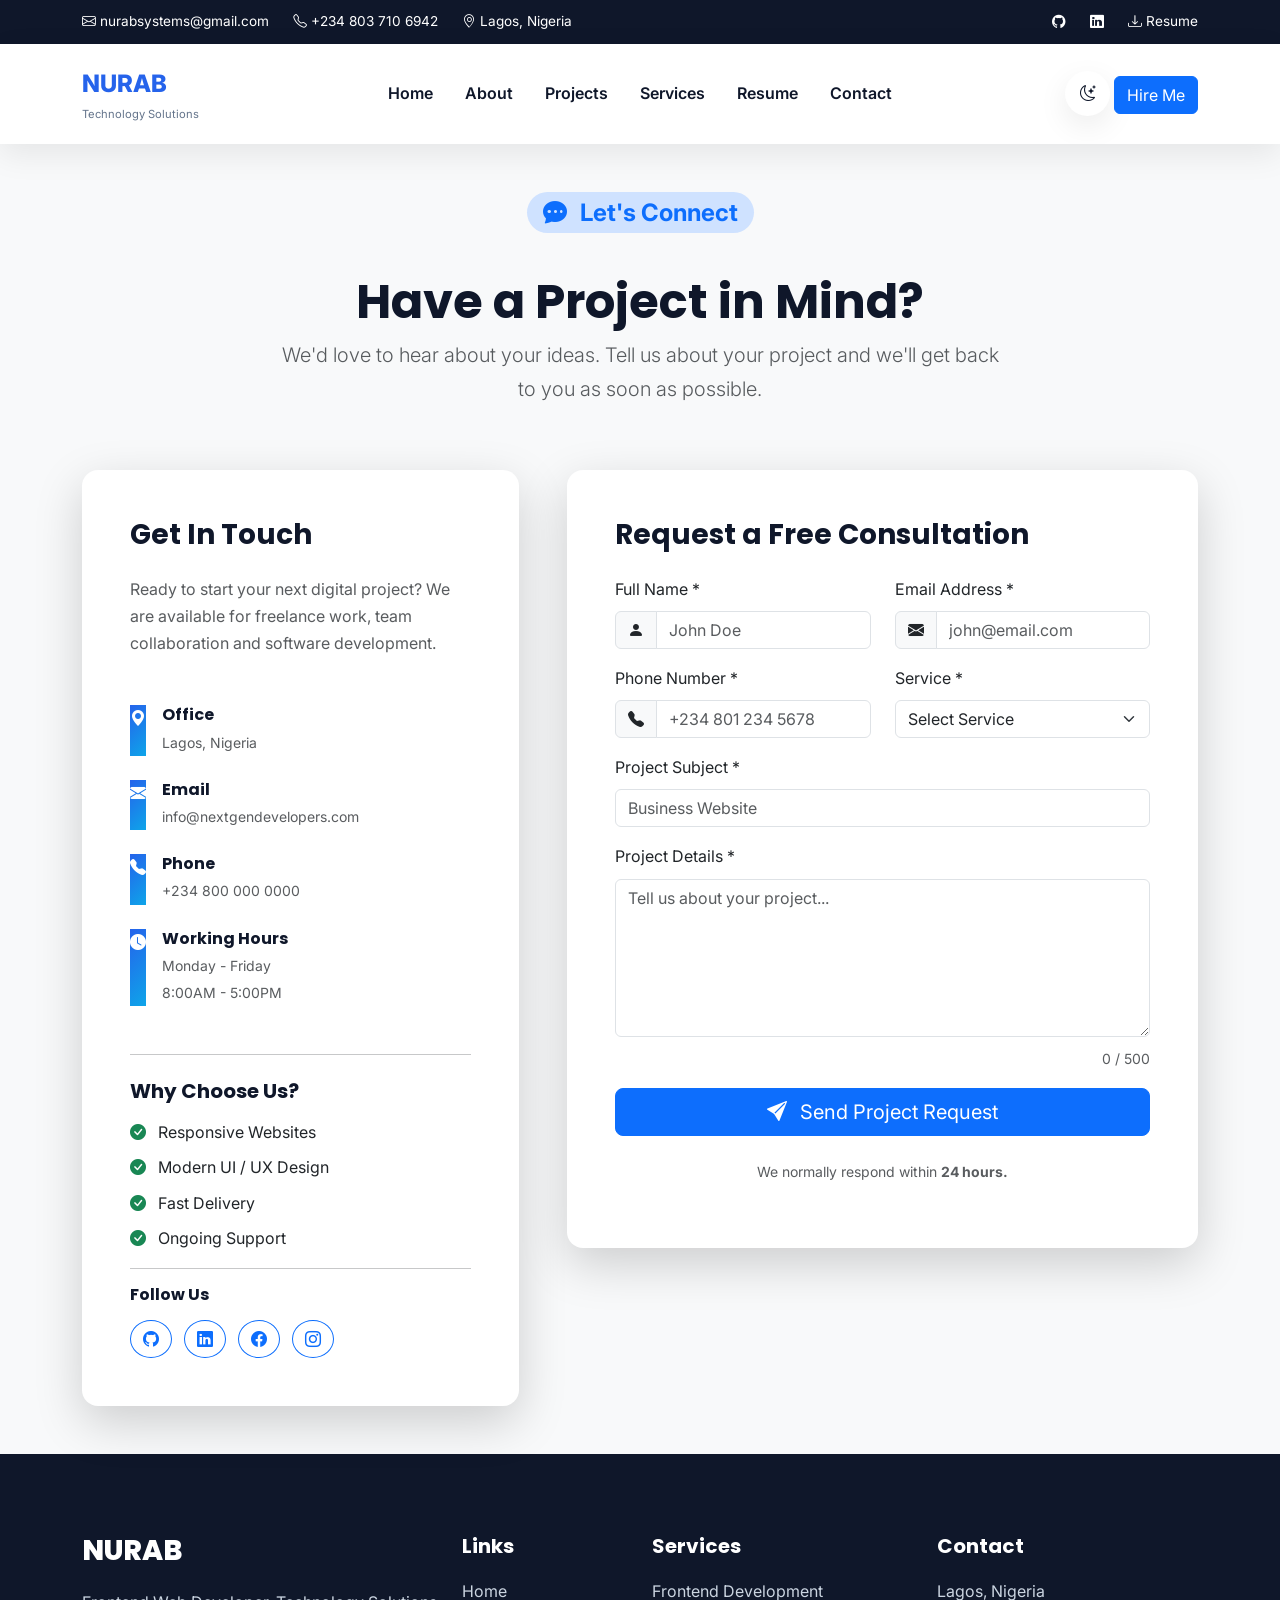
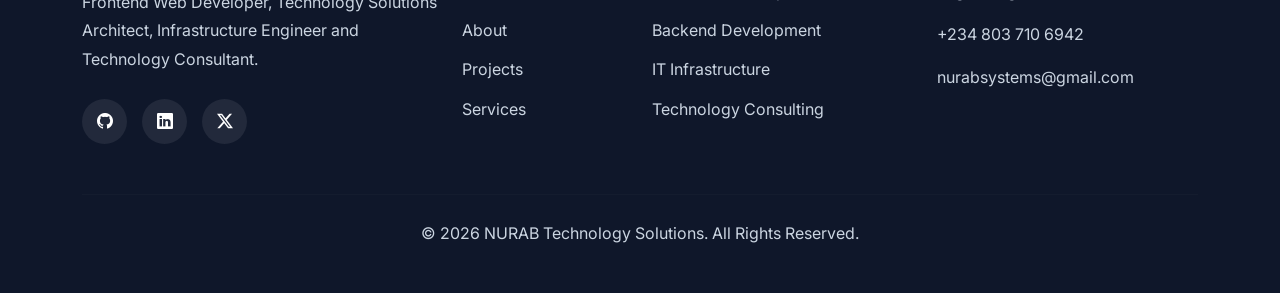
<file: contact copy.html>
<!doctype html>
<html lang="en">
  <head>
    <!-- Character Encoding -->
    <meta charset="UTF-8" />

    <!-- Responsive -->
    <meta name="viewport" content="width=device-width, initial-scale=1.0" />

    <!-- SEO -->
    <meta
      name="description"
      content="Nurudeen AbdulSalam Professional Portfolio"
    />
    <meta name="author" content="Nurudeen AbdulSalam" />
    <meta name="theme-color" content="#2563eb" />
    <meta property="og:title" content="Nurudeen AbdulSalam Portfolio" />
    <meta
      property="og:description"
      content="Technology Consultant, IT Infrastructure Specialist and Web Developer"
    />
    <meta property="og:image" content="assets/images/profile-photo.jpg" />
    <link rel="icon" type="image/png" href="assets/images/favicon.png" />

    <!-- Page Title -->
    <title>NURAB Technology Solutions</title>

    <!-- Google Fonts -->
    <link rel="preconnect" href="https://fonts.googleapis.com" />
    <link rel="preconnect" href="https://fonts.gstatic.com" crossorigin />
    <link
      href="https://fonts.googleapis.com/css2?family=Inter:wght@300;400;500;600;700&family=Poppins:wght@400;500;600;700;800&display=swap"
      rel="stylesheet"
    />

    <!-- Bootstrap -->
    <link
      href="https://cdn.jsdelivr.net/npm/bootstrap@5.3.8/dist/css/bootstrap.min.css"
      rel="stylesheet"
    />

    <!-- Bootstrap Icons -->
    <link
      href="https://cdn.jsdelivr.net/npm/bootstrap-icons@1.13.1/font/bootstrap-icons.css"
      rel="stylesheet"
    />

    <!-- AOS -->
    <link href="https://unpkg.com/aos@2.3.4/dist/aos.css" rel="stylesheet" />

    <!-- Custom CSS -->
    <link rel="stylesheet" href="assets/css/style.css" />

    <link rel="stylesheet" href="assets/css/contact.css" />
  </head>

  <body>
    <div class="scroll-progress-container">
      <div class="scroll-progress-bar" id="scrollProgressBar"></div>
    </div>

    <!-- HEADER GOES HERE -->
    <div class="top-bar d-none d-lg-block">
      <div class="container">
        <div class="top-bar-content">
          <div class="top-left">
            <span>
              <i class="bi bi-envelope"></i>
              nurabsystems@gmail.com
            </span>
            <span>
              <i class="bi bi-telephone"></i>
              +234 803 710 6942
            </span>
            <span>
              <i class="bi bi-geo-alt"></i>
              Lagos, Nigeria
            </span>
          </div>

          <div class="top-right">
            <a href="https://github.com/remotedevpro?tab=repositories"><i class="bi bi-github"></i></a>
            <a href="https://www.linkedin.com/in/nurudeen-abdulsalam-6b237b4b/"><i class="bi bi-linkedin"></i></a>
            <a href="resume.html">
              <i class="bi bi-download"></i>
              Resume
            </a>
          </div>
        </div>
      </div>
    </div>

    <nav class="navbar navbar-expand-lg custom-navbar sticky-top">
      <div class="container">
        <!-- Logo -->
        <a class="navbar-brand" href="index.html">
          <span class="brand-main">NURAB</span>
          <span class="brand-sub">Technology Solutions</span>
        </a>

        <!-- Mobile Toggle -->
        <button
          class="navbar-toggler"
          type="button"
          data-bs-toggle="offcanvas"
          data-bs-target="#mobileMenu"
        >
          <i class="bi bi-list"></i>
        </button>

        <!-- Desktop Menu -->
        <div class="collapse navbar-collapse">
          <ul class="navbar-nav mx-auto">
            <li class="nav-item">
              <a href="index.html" class="nav-link">Home</a>
            </li>
            <li class="nav-item">
              <a href="about.html" class="nav-link">About</a>
            </li>
            <li class="nav-item">
              <a href="projects.html" class="nav-link">Projects</a>
            </li>
            <li class="nav-item">
              <a href="services.html" class="nav-link">Services</a>
            </li>
            <li class="nav-item">
              <a href="resume.html" class="nav-link">Resume</a>
            </li>
            <li class="nav-item">
              <a href="contact.html" class="nav-link">Contact</a>
            </li>
          </ul>

          <!-- Right Actions -->
          <div class="navbar-actions">
            <button id="themeToggle" class="theme-toggle-btn">
              <i class="bi bi-moon-stars"></i>
            </button>
            <a href="contact.html" class="btn btn-primary">Hire Me</a>
          </div>
        </div>
      </div>
    </nav>

    <div class="offcanvas offcanvas-end" tabindex="-1" id="mobileMenu">
      <div class="offcanvas-header">
        <h5>NURAB</h5>
        <button
          type="button"
          class="btn-close"
          data-bs-dismiss="offcanvas"
        ></button>
      </div>

      <div class="offcanvas-body">
        <ul class="navbar-nav">
          <li><a href="index.html" class="nav-link">Home</a></li>
          <li><a href="about.html" class="nav-link">About</a></li>
          <li><a href="projects.html" class="nav-link">Projects</a></li>
          <li><a href="services.html" class="nav-link">Services</a></li>
          <li><a href="resume.html" class="nav-link">Resume</a></li>
          <li><a href="contact.html" class="nav-link">Contact</a></li>
        </ul>
      </div>
    </div>

    <main>
      
<!-- =====================================================
                    CONTACT SECTION
====================================================== -->
<section id="contact" class="py-5 bg-light position-relative">

    <div class="container">

        <!-- Section Heading -->

        <div class="row mb-5">

            <div class="col-lg-8 mx-auto text-center">

                <span class="badge bg-primary-subtle text-primary fs-4 mb-4 px-3 py-2 rounded-pill">
                    <i class="bi bi-chat-dots-fill me-2"></i>
                    Let's Connect
                </span>

                <h2 class="display-5 fw-bold mt-3">
                    Have a Project in Mind?
                </h2>

                <p class="lead text-muted">
                    We'd love to hear about your ideas. Tell us about your project
                    and we'll get back to you as soon as possible.
                </p>

            </div>

        </div>

        <div class="row g-5 align-items-stretch">

            <!-- ===================================
                    LEFT CONTACT CARD
            ==================================== -->

            <div class="col-lg-5">

                <div class="card border-0 shadow-lg h-100 rounded-4">

                    <div class="card-body p-4 p-lg-5">

                        <h3 class="fw-bold mb-4">
                            Get In Touch
                        </h3>

                        <p class="text-muted mb-5">
                            Ready to start your next digital project?
                            We are available for freelance work,
                            team collaboration and software development.
                        </p>

                        <!-- Address -->

                        <div class="d-flex mb-4">

                            <div class="contact-icon me-3">

                                <i class="bi bi-geo-alt-fill"></i>

                            </div>

                            <div>

                                <h6 class="fw-bold mb-1">Office</h6>

                                <small class="text-muted">
                                    Lagos, Nigeria
                                </small>

                            </div>

                        </div>

                        <!-- Email -->

                        <div class="d-flex mb-4">

                            <div class="contact-icon me-3">

                                <i class="bi bi-envelope-fill"></i>

                            </div>

                            <div>

                                <h6 class="fw-bold mb-1">Email</h6>

                                <small class="text-muted">
                                    info@nextgendevelopers.com
                                </small>

                            </div>

                        </div>

                        <!-- Phone -->

                        <div class="d-flex mb-4">

                            <div class="contact-icon me-3">

                                <i class="bi bi-telephone-fill"></i>

                            </div>

                            <div>

                                <h6 class="fw-bold mb-1">
                                    Phone
                                </h6>

                                <small class="text-muted">
                                    +234 800 000 0000
                                </small>

                            </div>

                        </div>

                        <!-- Hours -->

                        <div class="d-flex mb-5">

                            <div class="contact-icon me-3">

                                <i class="bi bi-clock-fill"></i>

                            </div>

                            <div>

                                <h6 class="fw-bold mb-1">
                                    Working Hours
                                </h6>

                                <small class="text-muted">

                                    Monday - Friday

                                    <br>

                                    8:00AM - 5:00PM

                                </small>

                            </div>

                        </div>

                        <hr>

                        <!-- Why Choose Us -->

                        <h5 class="fw-bold mt-4">

                            Why Choose Us?

                        </h5>

                        <ul class="list-unstyled mt-3">

                            <li class="mb-2">

                                <i class="bi bi-check-circle-fill text-success me-2"></i>

                                Responsive Websites

                            </li>

                            <li class="mb-2">

                                <i class="bi bi-check-circle-fill text-success me-2"></i>

                                Modern UI / UX Design

                            </li>

                            <li class="mb-2">

                                <i class="bi bi-check-circle-fill text-success me-2"></i>

                                Fast Delivery

                            </li>

                            <li>

                                <i class="bi bi-check-circle-fill text-success me-2"></i>

                                Ongoing Support

                            </li>

                        </ul>

                        <hr>

                        <!-- Social -->

                        <h6 class="fw-bold mb-3">

                            Follow Us

                        </h6>

                        <div>

                            <a href="#" class="btn btn-outline-primary rounded-circle me-2">

                                <i class="bi bi-github"></i>

                            </a>

                            <a href="#" class="btn btn-outline-primary rounded-circle me-2">

                                <i class="bi bi-linkedin"></i>

                            </a>

                            <a href="#" class="btn btn-outline-primary rounded-circle me-2">

                                <i class="bi bi-facebook"></i>

                            </a>

                            <a href="#" class="btn btn-outline-primary rounded-circle">

                                <i class="bi bi-instagram"></i>

                            </a>

                        </div>

                    </div>

                </div>

            </div>

            <!-- ===================================
                    CONTACT FORM
            ==================================== -->

            <div class="col-lg-7">

                <div class="card border-0 shadow-lg rounded-4">

                    <div class="card-body p-4 p-lg-5">

                        <h3 class="fw-bold mb-4">

                            Request a Free Consultation

                        </h3>
                        

                        <div id="formAlert"></div>

                        <form 
                            id="contactForm" 
                            action="https://formsubmit.co/nurudeen.abdulsalam@gmail.com"
                            method="POST"
                            autocomplete="on"
              >
                <!-- Disable Captcha -->
                <input type="hidden" name="_captcha" value="false" />

                <!-- Email Subject -->
                <input
                  type="hidden"
                  name="_subject"
                  value="New Message from Nurudeen Professional Portfolio Website"
                />

                        
                        
                        
                        
                        

                            <div class="row">

                                <div class="col-md-6 mb-3">

                                    <label class="form-label">

                                        Full Name *

                                    </label>

                                    <div class="input-group">

                                        <span class="input-group-text">

                                            <i class="bi bi-person-fill"></i>

                                        </span>

                                        <input
                                            type="text"
                                            class="form-control"
                                            id="name"
                                            placeholder="John Doe"
                                            required>

                                    </div>

                                </div>

                                <div class="col-md-6 mb-3">

                                    <label class="form-label">

                                        Email Address *

                                    </label>

                                    <div class="input-group">

                                        <span class="input-group-text">

                                            <i class="bi bi-envelope-fill"></i>

                                        </span>

                                        <input
                                            type="email"
                                            class="form-control"
                                            id="email"
                                            placeholder="john@email.com"
                                            required>

                                    </div>

                                </div>

                            </div>

                            <div class="row">

                                <div class="col-md-6 mb-3">

                                    <label class="form-label">

                                        Phone Number *

                                    </label>

                                    <div class="input-group">

                                        <span class="input-group-text">

                                            <i class="bi bi-telephone-fill"></i>

                                        </span>

                                        <input
                                            type="tel"
                                            class="form-control"
                                            id="phone"
                                            placeholder="+234 801 234 5678"
                                            required>

                                    </div>

                                </div>

                                <div class="col-md-6 mb-3">

                                    <label class="form-label">

                                        Service *

                                    </label>

                                    <select
                                        class="form-select"
                                        id="service"
                                        required>

                                        <option value="">

                                            Select Service

                                        </option>

                                        <option>

                                            Website Development

                                        </option>

                                        <option>

                                            Frontend Development

                                        </option>

                                        <option>

                                            UI / UX Design

                                        </option>

                                        <option>

                                            Backend Development

                                        </option>

                                        <option>

                                            Consultation

                                        </option>

                                    </select>

                                </div>

                            </div>

                            <div class="mb-3">

                                <label class="form-label">

                                    Project Subject *

                                </label>

                                <input
                                    type="text"
                                    class="form-control"
                                    id="subject"
                                    placeholder="Business Website">

                            </div>

                            <div class="mb-3">

                                <label class="form-label">

                                    Project Details *

                                </label>

                                <textarea
                                    class="form-control"
                                    id="message"
                                    rows="6"
                                    maxlength="500"
                                    placeholder="Tell us about your project..."
                                    required></textarea>

                                <div class="text-end mt-2">

                                    <small
                                        class="text-muted"
                                        id="charCount">

                                        0 / 500

                                    </small>

                                </div>

                            </div>

                            <div class="d-grid">

                                <button
                                    type="submit"
                                    id="submitBtn"
                                    class="btn btn-primary btn-lg">

                                    <i class="bi bi-send-fill me-2"></i>

                                    Send Project Request

                                </button>

                            </div>

                            <p class="text-center small text-muted mt-4">

                                We normally respond within
                                <strong>24 hours.</strong>

                            </p>

                        </form>

                    </div>

                </div>

            </div>

        </div>

    </div>

</section>




    </main>

    <!--FOOTER GOES HERE-->

    <footer class="footer">
      <div class="container">
        <div class="row gy-5">
          <!-- Brand -->

          <div class="col-lg-4">
            <h3 class="footer-logo">NURAB</h3>

            <p class="footer-desc">
              Frontend Web Developer, Technology Solutions Architect,
              Infrastructure Engineer and Technology Consultant.
            </p>

            <div class="footer-social">

                    <a href="https://github.com/remotedevpro?tab=repositories">
                        <i class="bi bi-github"></i>
                    </a>

                    <a href="https://www.linkedin.com/in/nurudeen-abdulsalam-6b237b4b/">
                        <i class="bi bi-linkedin"></i>
                    </a>

                    <a href="https://x.com/Nurudeen900">
                        <i class="bi bi-twitter-x"></i>
                    </a>

                </div>

          </div>

          <!-- Quick Links -->

          <div class="col-lg-2">
            <h5>Links</h5>

            <ul>
              <li><a href="index.html">Home</a></li>

              <li><a href="about.html">About</a></li>

              <li><a href="projects.html">Projects</a></li>

              <li><a href="services.html">Services</a></li>
            </ul>
          </div>

          <!-- Services -->

          <div class="col-lg-3">
            <h5>Services</h5>

            <ul>
              <li>Frontend Development</li>

              <li>Backend Development</li>

              <li>IT Infrastructure</li>

              <li>Technology Consulting</li>
            </ul>
          </div>

          <!-- Contact -->

          <div class="col-lg-3">
            <h5>Contact</h5>

            <p>Lagos, Nigeria</p>

            <p>+234 803 710 6942</p>

            <p>nurabsystems@gmail.com</p>
          </div>
        </div>

        <hr />

        <div class="footer-bottom">
          <p>© 2026 NURAB Technology Solutions. All Rights Reserved.</p>
        </div>
      </div>
    </footer>

    <!-- Bootstrap -->
    <script src="https://cdn.jsdelivr.net/npm/bootstrap@5.3.8/dist/js/bootstrap.bundle.min.js"></script>

    <!-- AOS -->
    <script src="https://unpkg.com/aos@2.3.4/dist/aos.js"></script>

    <!-- Main JS -->
    <script src="assets/js/portfolio-script.js"></script>

    <script src="assets/js/contact.js"></script>
  </body>
</html>
</file>
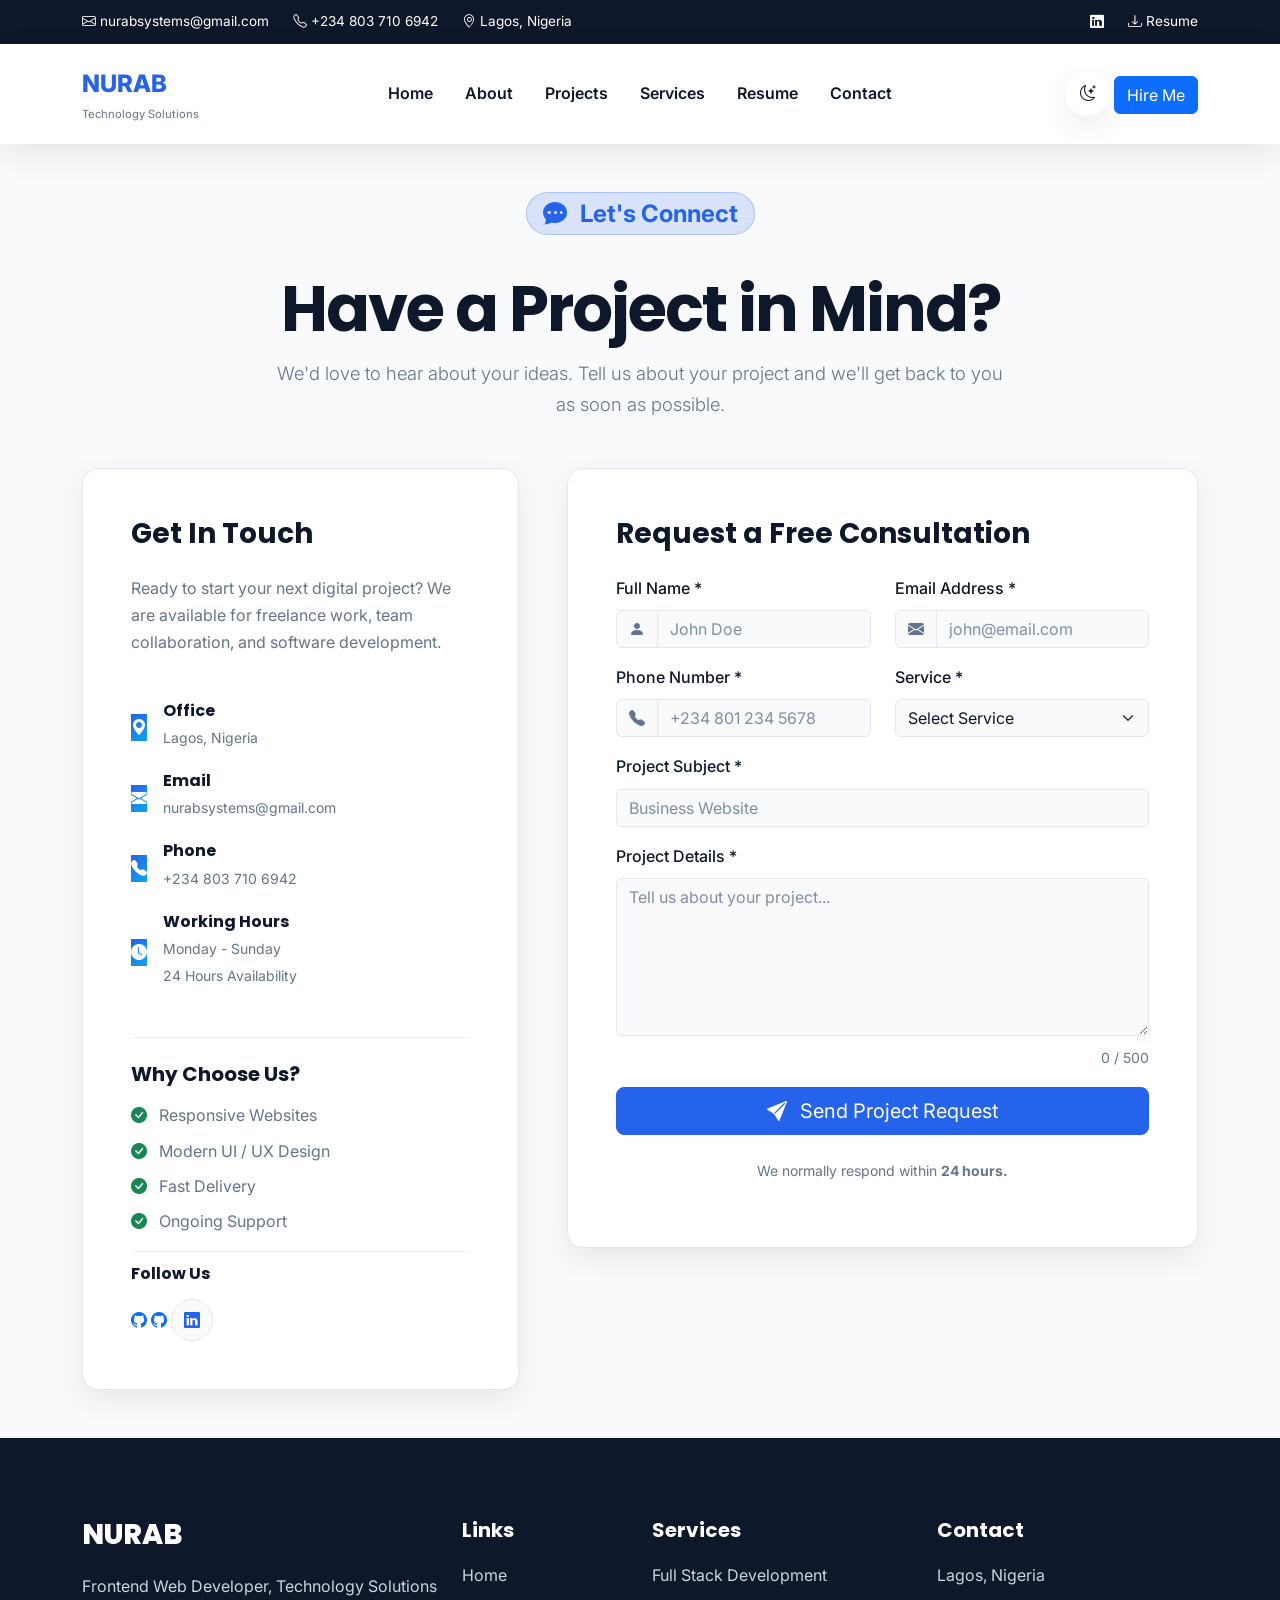
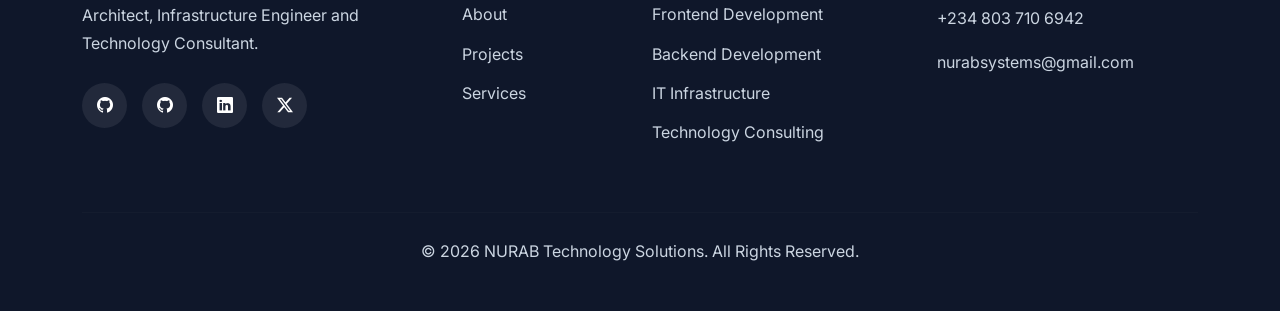
<file: contact.html>
<!doctype html>
<html lang="en">
  <head>
    <!-- Character Encoding -->
    <meta charset="UTF-8" />

    <!-- Responsive -->
    <meta name="viewport" content="width=device-width, initial-scale=1.0" />

    <!-- SEO -->
    <meta
      name="description"
      content="Nurudeen AbdulSalam Professional Portfolio"
    />
    <meta name="author" content="Nurudeen AbdulSalam" />
    <meta name="theme-color" content="#2563eb" />
    <meta property="og:title" content="Nurudeen AbdulSalam Portfolio" />
    <meta
      property="og:description"
      content="Technology Consultant, IT Infrastructure Specialist and Web Developer"
    />
    <meta property="og:image" content="assets/images/profile-photo.jpg" />
    <link rel="icon" type="image/png" href="assets/images/favicon.png" />

    <!-- Page Title -->
    <title>NURAB Technology Solutions</title>

    <!-- Google Fonts -->
    <link rel="preconnect" href="https://fonts.googleapis.com" />
    <link rel="preconnect" href="https://fonts.gstatic.com" crossorigin />
    <link
      href="https://fonts.googleapis.com/css2?family=Inter:wght@300;400;500;600;700&family=Poppins:wght@400;500;600;700;800&display=swap"
      rel="stylesheet"
    />

    <!-- Bootstrap -->
    <link
      href="https://cdn.jsdelivr.net/npm/bootstrap@5.3.8/dist/css/bootstrap.min.css"
      rel="stylesheet"
    />

    <!-- Bootstrap Icons -->
    <link
      href="https://cdn.jsdelivr.net/npm/bootstrap-icons@1.13.1/font/bootstrap-icons.css"
      rel="stylesheet"
    />

    <!-- AOS -->
    <link href="https://unpkg.com/aos@2.3.4/dist/aos.css" rel="stylesheet" />

    <!-- Custom CSS -->
    <link rel="stylesheet" href="assets/css/style.css" />

    <link rel="stylesheet" href="assets/css/contact.css" />
  </head>

  <body>
    <div class="scroll-progress-container">
      <div class="scroll-progress-bar" id="scrollProgressBar"></div>
    </div>

    <!-- HEADER GOES HERE -->
    <div class="top-bar d-none d-lg-block">
      <div class="container">
        <div class="top-bar-content">
          <div class="top-left">
            <span>
              <i class="bi bi-envelope"></i>
              nurabsystems@gmail.com
            </span>
            <span>
              <i class="bi bi-telephone"></i>
              +234 803 710 6942
            </span>
            <span>
              <i class="bi bi-geo-alt"></i>
              Lagos, Nigeria
            </span>
          </div>

          <div class="top-right">
            <a href="https://www.linkedin.com/in/nurudeen-abdulsalam-6b237b4b/"
              ><i class="bi bi-linkedin"></i
            ></a>
            <a href="resume.html">
              <i class="bi bi-download"></i>
              Resume
            </a>
          </div>
        </div>
      </div>
    </div>

    <nav class="navbar navbar-expand-lg custom-navbar sticky-top">
      <div class="container">
        <!-- Logo -->
        <a class="navbar-brand" href="index.html">
          <span class="brand-main">NURAB</span>
          <span class="brand-sub">Technology Solutions</span>
        </a>

        <!-- Mobile Toggle -->
        <button
          class="navbar-toggler"
          type="button"
          data-bs-toggle="offcanvas"
          data-bs-target="#mobileMenu"
        >
          <i class="bi bi-list"></i>
        </button>

        <!-- Desktop Menu -->
        <div class="collapse navbar-collapse">
          <ul class="navbar-nav mx-auto">
            <li class="nav-item">
              <a href="index.html" class="nav-link">Home</a>
            </li>
            <li class="nav-item">
              <a href="about.html" class="nav-link">About</a>
            </li>
            <li class="nav-item">
              <a href="projects.html" class="nav-link">Projects</a>
            </li>
            <li class="nav-item">
              <a href="services.html" class="nav-link">Services</a>
            </li>
            <li class="nav-item">
              <a href="resume.html" class="nav-link">Resume</a>
            </li>
            <li class="nav-item">
              <a href="contact.html" class="nav-link">Contact</a>
            </li>
          </ul>

          <!-- Right Actions -->
          <div class="navbar-actions">
            <button id="themeToggle" class="theme-toggle-btn">
              <i class="bi bi-moon-stars"></i>
            </button>
            <a href="contact.html" class="btn btn-primary">Hire Me</a>
          </div>
        </div>
      </div>
    </nav>

    <div class="offcanvas offcanvas-end" tabindex="-1" id="mobileMenu">
      <div class="offcanvas-header">
        <h5>NURAB</h5>
        <button
          type="button"
          class="btn-close"
          data-bs-dismiss="offcanvas"
        ></button>
      </div>

      <div class="offcanvas-body">
        <ul class="navbar-nav">
          <li><a href="index.html" class="nav-link">Home</a></li>
          <li><a href="about.html" class="nav-link">About</a></li>
          <li><a href="projects.html" class="nav-link">Projects</a></li>
          <li><a href="services.html" class="nav-link">Services</a></li>
          <li><a href="resume.html" class="nav-link">Resume</a></li>
          <li><a href="contact.html" class="nav-link">Contact</a></li>
        </ul>
      </div>
    </div>

    <main>
      <!-- =====================================================
                    CONTACT SECTION
====================================================== -->
      <section id="contact" class="py-5 contact-section position-relative">
        <div class="container">
          <!-- Section Heading -->
          <div class="row mb-5">
            <div class="col-lg-8 mx-auto text-center">
              <span class="badge custom-badge fs-4 mb-4 px-3 py-2 rounded-pill">
                <i class="bi bi-chat-dots-fill me-2"></i>
                Let's Connect
              </span>

              <h2 class="display-5 fw-bold mt-3 section-title">
                Have a Project in Mind?
              </h2>

              <p class="lead section-subtitle">
                We'd love to hear about your ideas. Tell us about your project
                and we'll get back to you as soon as possible.
              </p>
            </div>
          </div>

          <div class="row g-5 align-items-stretch">
            <!-- LEFT CONTACT CARD -->
            <div class="col-lg-5">
              <div class="card contact-card border-0 shadow-lg h-100 rounded-4">
                <div class="card-body p-4 p-lg-5">
                  <h3 class="fw-bold mb-4 card-title">Get In Touch</h3>

                  <p class="card-text-muted mb-5">
                    Ready to start your next digital project? We are available
                    for freelance work, team collaboration, and software
                    development.
                  </p>

                  <!-- Address -->
                  <div class="d-flex mb-4 align-items-center">
                    <div class="contact-icon me-3">
                      <i class="bi bi-geo-alt-fill"></i>
                    </div>
                    <div>
                      <h6 class="fw-bold mb-1 card-subtitle">Office</h6>
                      <small class="card-text-muted">Lagos, Nigeria</small>
                    </div>
                  </div>

                  <!-- Email -->
                  <div class="d-flex mb-4 align-items-center">
                    <div class="contact-icon me-3">
                      <i class="bi bi-envelope-fill"></i>
                    </div>
                    <div>
                      <h6 class="fw-bold mb-1 card-subtitle">Email</h6>
                      <small class="card-text-muted"
                        >nurabsystems@gmail.com</small
                      >
                    </div>
                  </div>

                  <!-- Phone -->
                  <div class="d-flex mb-4 align-items-center">
                    <div class="contact-icon me-3">
                      <i class="bi bi-telephone-fill"></i>
                    </div>
                    <div>
                      <h6 class="fw-bold mb-1 card-subtitle">Phone</h6>
                      <small class="card-text-muted">+234 803 710 6942</small>
                    </div>
                  </div>

                  <!-- Hours -->
                  <div class="d-flex mb-5 align-items-center">
                    <div class="contact-icon me-3">
                      <i class="bi bi-clock-fill"></i>
                    </div>
                    <div>
                      <h6 class="fw-bold mb-1 card-subtitle">Working Hours</h6>
                      <small class="card-text-muted">
                        Monday - Sunday <br />
                        24 Hours Availability
                      </small>
                    </div>
                  </div>

                  <hr class="custom-divider" />

                  <!-- Why Choose Us -->
                  <h5 class="fw-bold mt-4 card-subtitle">Why Choose Us?</h5>

                  <ul class="list-unstyled mt-3 card-text-muted">
                    <li class="mb-2">
                      <i class="bi bi-check-circle-fill text-success me-2"></i>
                      Responsive Websites
                    </li>
                    <li class="mb-2">
                      <i class="bi bi-check-circle-fill text-success me-2"></i>
                      Modern UI / UX Design
                    </li>
                    <li class="mb-2">
                      <i class="bi bi-check-circle-fill text-success me-2"></i>
                      Fast Delivery
                    </li>
                    <li>
                      <i class="bi bi-check-circle-fill text-success me-2"></i>
                      Ongoing Support
                    </li>
                  </ul>

                  <hr class="custom-divider" />

                  <!-- Social -->
                  <h6 class="fw-bold mb-3 card-subtitle">Follow Us</h6>

                  <div class="contact-social-links">
                     <a href="https://github.com/nurabsystems?tab=repositories">
                <i class="bi bi-github"></i>
              </a>

              <a href="https://github.com/remotedevpro?tab=repositories">
                <i class="bi bi-github"></i>
              </a>
                    <a
                      href="https://www.linkedin.com/in/nurudeen-abdulsalam-6b237b4b/"
                      class="social-btn"
                      ><i class="bi bi-linkedin"></i
                    ></a>
                    <!--
              <a href="#" class="social-btn"><i class="bi bi-facebook"></i></a>
              <a href="#" class="social-btn"><i class="bi bi-instagram"></i></a>

            -->
                  </div>
                </div>
              </div>
            </div>

            <!-- CONTACT FORM -->
            <div class="col-lg-7">
              <div class="card contact-card border-0 shadow-lg rounded-4">
                <div class="card-body p-4 p-lg-5">
                  <h3 class="fw-bold mb-4 card-title">
                    Request a Free Consultation
                  </h3>

                  <div id="formAlert"></div>

                  <form
                    id="contactForm"
                    action="https://formsubmit.co/nurudeen.abdulsalam@gmail.com"
                    method="POST"
                    autocomplete="on"
                  >
                    <input type="hidden" name="_captcha" value="false" />
                    <input
                      type="hidden"
                      name="_subject"
                      value="New Message from Nurudeen Professional Portfolio Website"
                    />

                    <div class="row">
                      <div class="col-md-6 mb-3">
                        <label class="form-label custom-label"
                          >Full Name *</label
                        >
                        <div class="input-group">
                          <span class="input-group-text custom-input-icon">
                            <i class="bi bi-person-fill"></i>
                          </span>
                          <input
                            type="text"
                            class="form-control custom-input"
                            id="name"
                            placeholder="John Doe"
                            required
                          />
                        </div>
                      </div>

                      <div class="col-md-6 mb-3">
                        <label class="form-label custom-label"
                          >Email Address *</label
                        >
                        <div class="input-group">
                          <span class="input-group-text custom-input-icon">
                            <i class="bi bi-envelope-fill"></i>
                          </span>
                          <input
                            type="email"
                            class="form-control custom-input"
                            id="email"
                            placeholder="john@email.com"
                            required
                          />
                        </div>
                      </div>
                    </div>

                    <div class="row">
                      <div class="col-md-6 mb-3">
                        <label class="form-label custom-label"
                          >Phone Number *</label
                        >
                        <div class="input-group">
                          <span class="input-group-text custom-input-icon">
                            <i class="bi bi-telephone-fill"></i>
                          </span>
                          <input
                            type="tel"
                            class="form-control custom-input"
                            id="phone"
                            placeholder="+234 801 234 5678"
                            required
                          />
                        </div>
                      </div>

                      <div class="col-md-6 mb-3">
                        <label class="form-label custom-label">Service *</label>
                        <select
                          class="form-select custom-input"
                          id="service"
                          required
                        >
                          <option value="">Select Service</option>
                          <option>Website Development</option>
                          <option>Full Stack Development</option>
                          <option>Frontend Development</option>
                          <option>UI / UX Design</option>
                          <option>Backend Development</option>
                          <option>Consultation</option>
                        </select>
                      </div>
                    </div>

                    <div class="mb-3">
                      <label class="form-label custom-label"
                        >Project Subject *</label
                      >
                      <input
                        type="text"
                        class="form-control custom-input"
                        id="subject"
                        placeholder="Business Website"
                      />
                    </div>

                    <div class="mb-3">
                      <label class="form-label custom-label"
                        >Project Details *</label
                      >
                      <textarea
                        class="form-control custom-input"
                        id="message"
                        rows="6"
                        maxlength="500"
                        placeholder="Tell us about your project..."
                        required
                      ></textarea>

                      <div class="text-end mt-2">
                        <small class="card-text-muted" id="charCount"
                          >0 / 500</small
                        >
                      </div>
                    </div>

                    <div class="d-grid">
                      <button
                        type="submit"
                        id="submitBtn"
                        class="btn btn-primary custom-submit-btn btn-lg"
                      >
                        <i class="bi bi-send-fill me-2"></i>
                        Send Project Request
                      </button>
                    </div>

                    <p class="text-center small card-text-muted mt-4">
                      We normally respond within <strong>24 hours.</strong>
                    </p>
                  </form>
                </div>
              </div>
            </div>
          </div>
        </div>
      </section>
    </main>

    <!--FOOTER GOES HERE-->

    <footer class="footer">
      <div class="container">
        <div class="row gy-5">
          <!-- Brand -->

          <div class="col-lg-4">
            <h3 class="footer-logo">NURAB</h3>

            <p class="footer-desc">
              Frontend Web Developer, Technology Solutions Architect,
              Infrastructure Engineer and Technology Consultant.
            </p>

            <div class="footer-social">
              <a href="https://github.com/nurabsystems?tab=repositories">
                <i class="bi bi-github"></i>
              </a>

              <a href="https://github.com/remotedevpro?tab=repositories">
                <i class="bi bi-github"></i>
              </a>
              <a
                href="https://www.linkedin.com/in/nurudeen-abdulsalam-6b237b4b/"
              >
                <i class="bi bi-linkedin"></i>
              </a>

              <a href="https://x.com/Nurudeen900">
                <i class="bi bi-twitter-x"></i>
              </a>
            </div>
          </div>

          <!-- Quick Links -->

          <div class="col-lg-2">
            <h5>Links</h5>

            <ul>
              <li><a href="index.html">Home</a></li>

              <li><a href="about.html">About</a></li>

              <li><a href="projects.html">Projects</a></li>

              <li><a href="services.html">Services</a></li>
            </ul>
          </div>

          <!-- Services -->

          <div class="col-lg-3">
            <h5>Services</h5>

            <ul>
              <li>Full Stack Development</li>

              <li>Frontend Development</li>

              <li>Backend Development</li>

              <li>IT Infrastructure</li>

              <li>Technology Consulting</li>
            </ul>
          </div>

          <!-- Contact -->

          <div class="col-lg-3">
            <h5>Contact</h5>

            <p>Lagos, Nigeria</p>

            <p>+234 803 710 6942</p>

            <p>nurabsystems@gmail.com</p>
          </div>
        </div>

        <hr />

        <div class="footer-bottom">
          <p>© 2026 NURAB Technology Solutions. All Rights Reserved.</p>
        </div>
      </div>
    </footer>

    <!-- Bootstrap -->
    <script src="https://cdn.jsdelivr.net/npm/bootstrap@5.3.8/dist/js/bootstrap.bundle.min.js"></script>

    <!-- AOS -->
    <script src="https://unpkg.com/aos@2.3.4/dist/aos.js"></script>

    <!-- Main JS -->
    <script src="assets/js/portfolio-script.js"></script>

    <script src="assets/js/contact.js"></script>
  </body>
</html>
</file>
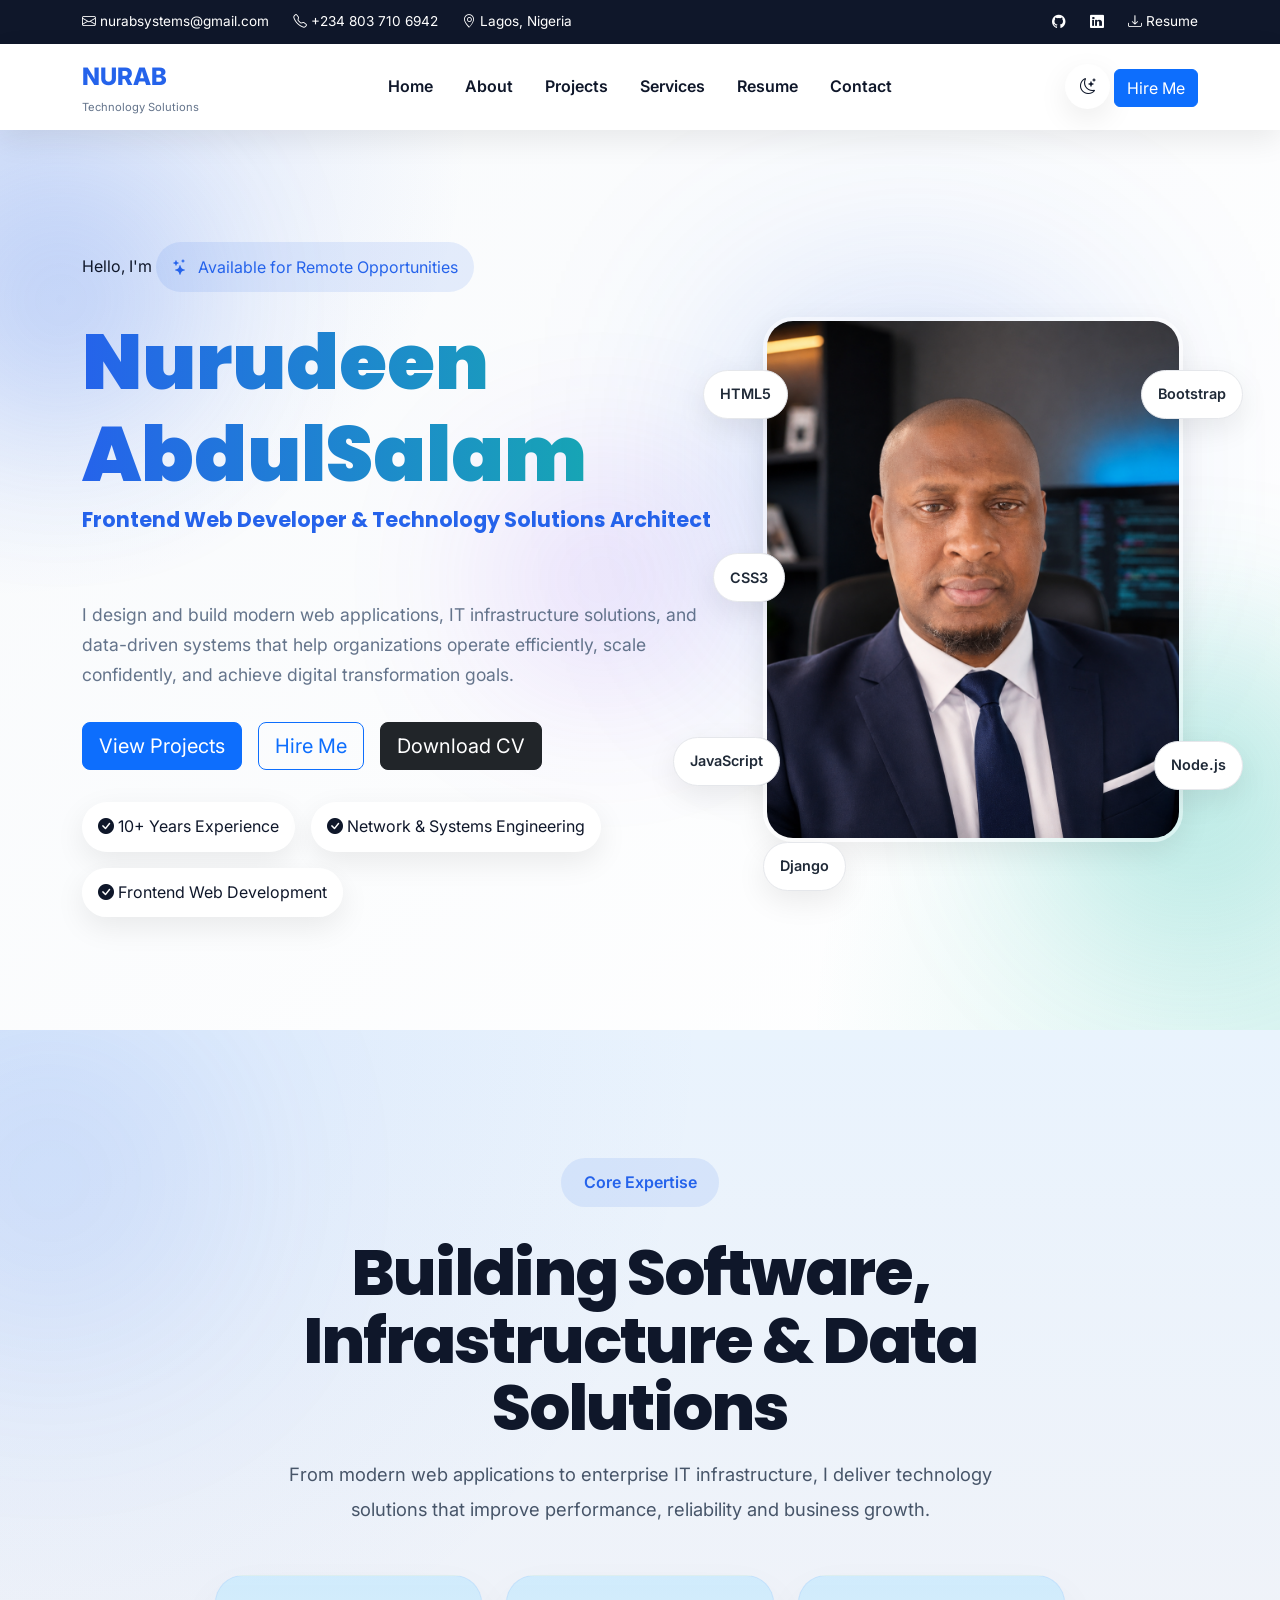
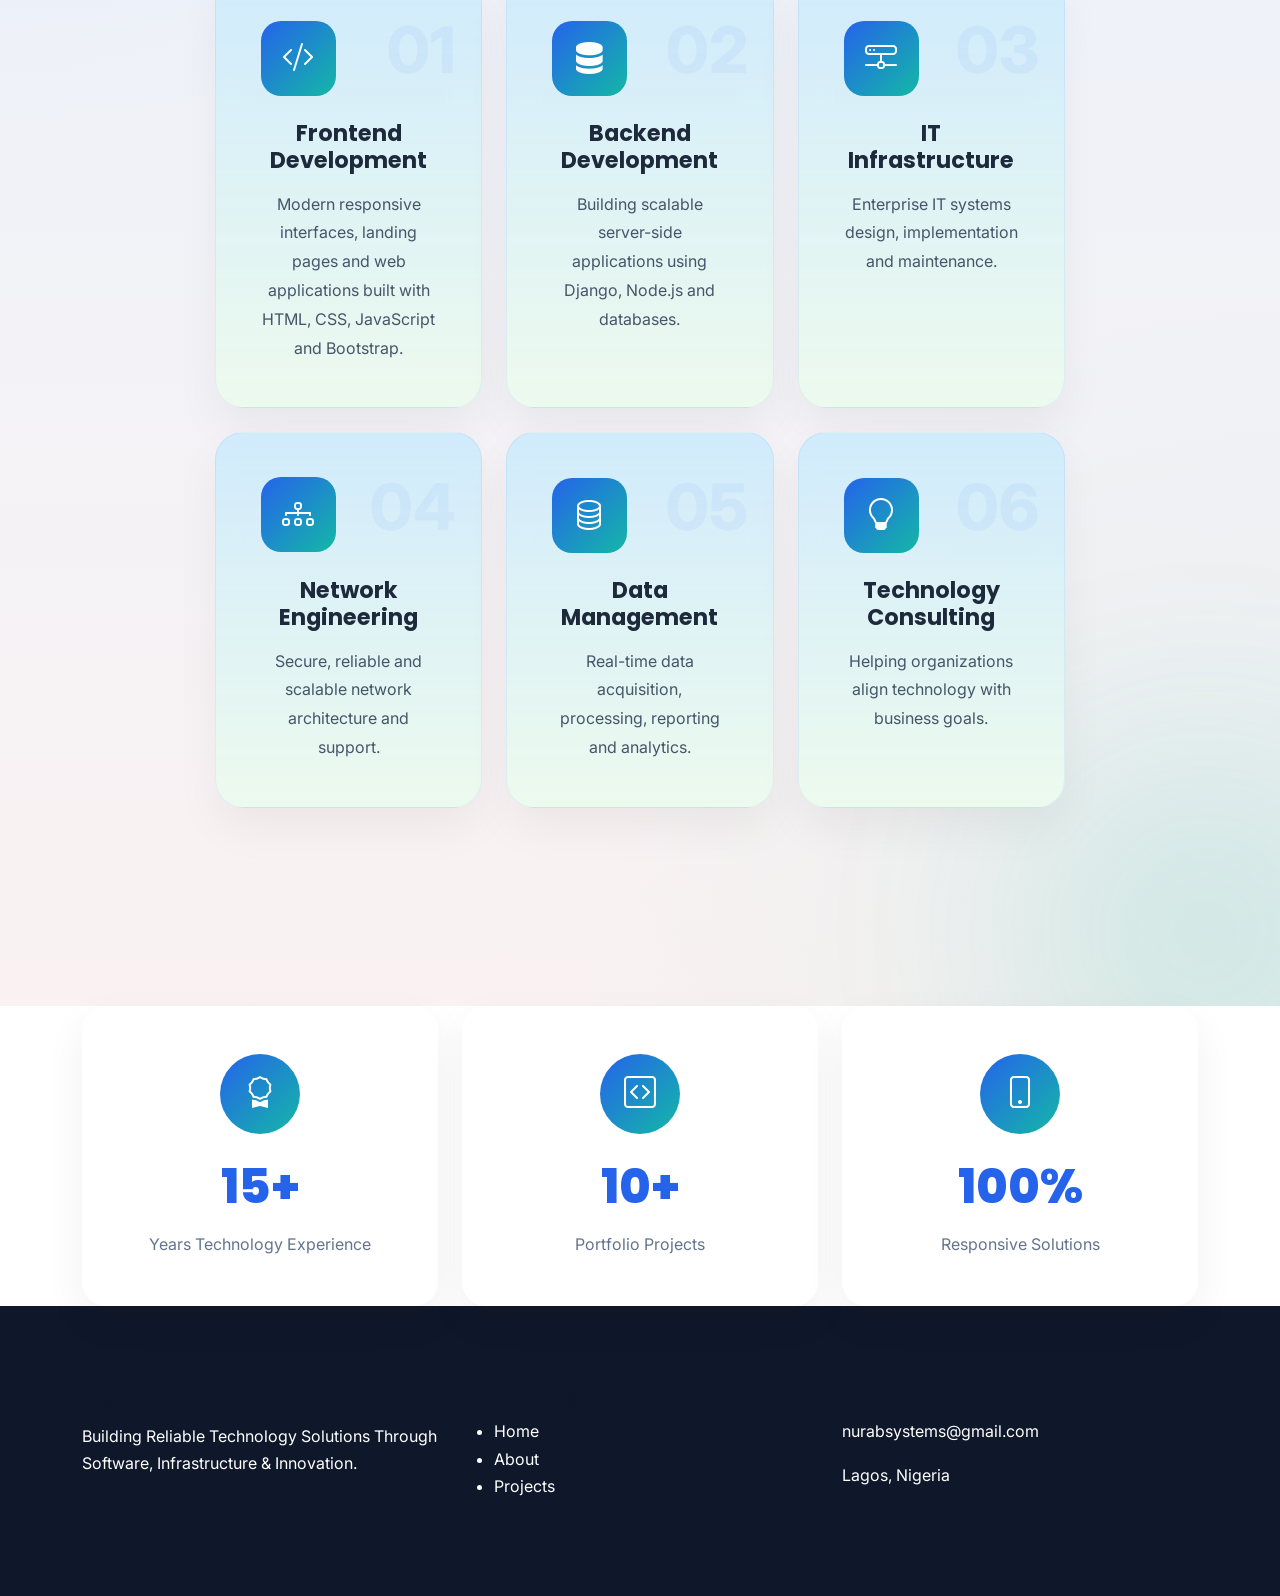
<file: previous-index.html>
<!doctype html>
<html lang="en">
  <head>
    <!-- Character Encoding -->
    <meta charset="UTF-8" />

    <!-- Responsive -->
    <meta name="viewport" content="width=device-width, initial-scale=1.0" />

    <!-- SEO -->
    <meta
      name="description"
      content="Nurudeen AbdulSalam Professional Portfolio"
    />

    <meta name="author" content="Nurudeen AbdulSalam" />

    <meta name="theme-color" content="#2563eb" />

    <meta property="og:title" content="Nurudeen AbdulSalam Portfolio" />

    <meta
      property="og:description"
      content="Technology Consultant, IT Infrastructure Specialist and Web Developer"
    />

    <meta property="og:image" content="assets/images/profile-photo.jpg" />

    <link rel="icon" type="image/png" href="assets/images/favicon.png" />

    <!-- Page Title -->
    <title>NURAB Technology Solutions</title>

    <!-- Google Fonts -->
    <link rel="preconnect" href="https://fonts.googleapis.com" />

    <link rel="preconnect" href="https://fonts.gstatic.com" crossorigin />

    <link
      href="https://fonts.googleapis.com/css2?family=Inter:wght@300;400;500;600;700&family=Poppins:wght@400;500;600;700;800&display=swap"
      rel="stylesheet"
    />

    <!-- Bootstrap -->
    <link
      href="https://cdn.jsdelivr.net/npm/bootstrap@5.3.8/dist/css/bootstrap.min.css"
      rel="stylesheet"
    />

    <!-- Bootstrap Icons -->
    <link
      href="https://cdn.jsdelivr.net/npm/bootstrap-icons@1.13.1/font/bootstrap-icons.css"
      rel="stylesheet"
    />

    <!-- AOS -->
    <link href="https://unpkg.com/aos@2.3.4/dist/aos.css" rel="stylesheet" />

    <!-- Custom CSS -->
    <link rel="stylesheet" href="assets/css/style.css" />
  </head>

  <body>
    <div class="scroll-progress-container">
      <div class="scroll-progress-bar" id="scrollProgressBar"></div>
    </div>

    <!-- HEADER GOES HERE -->

    <div class="top-bar d-none d-lg-block">
      <div class="container">
        <div class="top-bar-content">
          <div class="top-left">
            <span>
              <i class="bi bi-envelope"></i>
              nurabsystems@gmail.com
            </span>

            <span>
              <i class="bi bi-telephone"></i>
              +234 803 710 6942
            </span>

            <span>
              <i class="bi bi-geo-alt"></i>
              Lagos, Nigeria
            </span>
          </div>

          <div class="top-right">
            <a href="#">
              <i class="bi bi-github"></i>
            </a>

            <a href="#">
              <i class="bi bi-linkedin"></i>
            </a>

            <a href="assets/docs/Nurudeen-AbdulSalam-CV.pdf">
              <i class="bi bi-download"></i>

              Resume
            </a>
          </div>
        </div>
      </div>
    </div>

    <nav class="navbar navbar-expand-lg custom-navbar sticky-top">
      <div class="container">
        <!-- Logo -->

        <a class="navbar-brand" href="index.html">
          <span class="brand-main"> NURAB </span>

          <span class="brand-sub"> Technology Solutions </span>
        </a>

        <!-- Mobile Toggle -->

        <button
          class="navbar-toggler"
          type="button"
          data-bs-toggle="offcanvas"
          data-bs-target="#mobileMenu"
        >
          <i class="bi bi-list"></i>
        </button>

        <!-- Desktop Menu -->

        <div class="collapse navbar-collapse">
          <ul class="navbar-nav mx-auto">
            <li class="nav-item">
              <a href="index.html" class="nav-link"> Home </a>
            </li>

            <li class="nav-item">
              <a href="about.html" class="nav-link"> About </a>
            </li>

            <li class="nav-item">
              <a href="projects.html" class="nav-link"> Projects </a>
            </li>

            <li class="nav-item">
              <a href="services.html" class="nav-link"> Services </a>
            </li>

            <li class="nav-item">
              <a href="resume.html" class="nav-link"> Resume </a>
            </li>

            <li class="nav-item">
              <a href="contact.html" class="nav-link"> Contact </a>
            </li>
          </ul>

          <!-- Right Actions -->

          <div class="navbar-actions">
            <button id="themeToggle" class="theme-toggle-btn">
              <i class="bi bi-moon-stars"></i>
            </button>

            <a href="contact.html" class="btn btn-primary"> Hire Me </a>
          </div>
        </div>
      </div>
    </nav>

    <div class="offcanvas offcanvas-end" tabindex="-1" id="mobileMenu">
      <div class="offcanvas-header">
        <h5>NURAB</h5>

        <button
          type="button"
          class="btn-close"
          data-bs-dismiss="offcanvas"
        ></button>
      </div>

      <div class="offcanvas-body">
        <ul class="navbar-nav">
          <li>
            <a href="index.html" class="nav-link"> Home </a>
          </li>

          <li>
            <a href="about.html" class="nav-link"> About </a>
          </li>

          <li>
            <a href="projects.html" class="nav-link"> Projects </a>
          </li>

          <li>
            <a href="services.html" class="nav-link"> Services </a>
          </li>

          <li>
            <a href="resume.html" class="nav-link"> Resume </a>
          </li>

          <li>
            <a href="contact.html" class="nav-link"> Contact </a>
          </li>
        </ul>
      </div>
    </div>

    <main>
      <!-- HERO SECTION -->

      <section id="hero" class="hero-section">
        <div class="hero-orb orb-1"></div>
        <div class="hero-orb orb-2"></div>
        <div class="hero-orb orb-3"></div>

        <div class="container">
          <div class="row align-items-center min-vh-100">
            <!-- LEFT COLUMN -->

            <div class="col-lg-7" data-aos="fade-right">
              <span class="hero-greeting"> Hello, I'm </span>

              <div class="hero-badge">
                <i class="bi bi-stars"></i>
                Available for Remote Opportunities
              </div>

              <h1 class="hero-title">Nurudeen AbdulSalam</h1>

              <h2 class="hero-role">
                <span id="typingText"></span>
                Frontend Web Developer & Technology Solutions Architect
              </h2>

              <p class="hero-description">
                I design and build modern web applications, IT infrastructure
                solutions, and data-driven systems that help organizations
                operate efficiently, scale confidently, and achieve digital
                transformation goals.
              </p>

              <div class="hero-buttons">
                <a href="projects.html" class="btn btn-primary btn-lg">
                  View Projects
                </a>

                <a href="contact.html" class="btn btn-outline-primary btn-lg">
                  Hire Me
                </a>

                <a
                  href="assets/docs/Nurudeen-AbdulSalam-CV.pdf"
                  class="btn btn-dark btn-lg"
                >
                  Download CV
                </a>
              </div>

              <div class="trust-metrics">
                <span>
                  <i class="bi bi-check-circle-fill"></i>
                  10+ Years Experience
                </span>

                <span>
                  <i class="bi bi-check-circle-fill"></i>
                  Network & Systems Engineering
                </span>

                <span>
                  <i class="bi bi-check-circle-fill"></i>
                  Frontend Web Development
                </span>
              </div>
            </div>

            <!-- RIGHT COLUMN -->

            <div class="col-lg-5 text-center" data-aos="fade-left">
              <div class="hero-image-wrapper">
                <div class="hero-glow"></div>

                <img
                  src="assets/images/profile-photo.png"
                  alt="Nurudeen AbdulSalam"
                  class="img-fluid hero-image"
                />

                <div class="tech-badge badge-html">HTML5</div>
                <div class="tech-badge badge-css">CSS3</div>
                <div class="tech-badge badge-js">JavaScript</div>
                <div class="tech-badge badge-bs">Bootstrap</div>
                <div class="tech-badge badge-django">Django</div>
                <div class="tech-badge badge-node">Node.js</div>
              </div>

              <div class="tech-stack-preview"></div>
            </div>
          </div>
        </div>
      </section>

      <!-- =====================================
     FEATURED EXPERTISE
===================================== -->
      <section class="expertise-section" id="expertise">
        <div class="expertise-bg-circle circle-1"></div>
        <div class="expertise-bg-circle circle-2"></div>
        <div class="container">
          <div class="section-header text-center">

            <span class="section-badge">
                Core Expertise
            </span>

            <h2 class="section-title">
                Building Software, Infrastructure
                & Data Solutions
            </h2>

            <p class="section-description">
                From modern web applications to enterprise IT infrastructure,
                I deliver technology solutions that improve performance,
                reliability and business growth.
            </p>     


            <div class="row g-4 mt-4">
                    <!-- Card 1 -->

                <div class="col-lg-4 col-md-6">
                  <div class="expertise-card reveal-card" data-aos="fade-up" data-aos-delay="100">
                    <div class="expertise-icon">
                      <i class="bi bi-code-slash"></i>
                    </div>

                    <h4>Frontend Development</h4>

                    <p>
                        Modern responsive interfaces,
                        landing pages and web applications
                        built with HTML, CSS, JavaScript      
                        and Bootstrap.
                    </p>

                    <div class="card-number">01</div>
                  </div>

              
            </div>

            <!-- Card 2 -->

            <div class="col-lg-4 col-md-6">
              <div class="expertise-card reveal-card" data-aos="fade-up" data-aos-delay="200">
                <div class="expertise-icon">
                  <i class="bi bi-server"></i>
                </div>

                <h4>Backend Development</h4>

                <p>
                  Building scalable server-side applications using Django,
                  Node.js and databases.
                </p>

                <div class="card-number">02</div>
              </div>

             
            </div>

            <!-- Card 3 -->

            <div class="col-lg-4 col-md-6">
              <div class="expertise-card reveal-card" data-aos="fade-up" data-aos-delay="300">
                <div class="expertise-icon">
                  <i class="bi bi-hdd-network"></i>
                </div>

                <h4>IT Infrastructure</h4>

                <p>
                  Enterprise IT systems design, implementation and maintenance.
                </p>

                <div class="card-number">03</div>
              </div>

            </div>

            <!-- Card 4 -->

            <div class="col-lg-4 col-md-6">
              <div class="expertise-card reveal-card" data-aos="fade-up" data-aos-delay="400">
                <div class="expertise-icon">
                  <i class="bi bi-diagram-3"></i>
                </div>

                <h4>Network Engineering</h4>

                <p>
                  Secure, reliable and scalable network architecture and
                  support.
                </p>

                <div class="card-number">04</div>
              </div>

              
            </div>

            <!-- Card 5 -->

            
            
            <div class="col-lg-4 col-md-6">
              <div class="expertise-card reveal-card" data-aos="fade-up" data-aos-delay="500">
                <div class="expertise-icon">
                  <i class="bi bi-database"></i>
                </div>

                <h4>Data Management</h4>

                <p>
                  Real-time data acquisition, processing, reporting and
                  analytics.
                </p>

                <div class="card-number">05</div>
              </div>              
            </div>




            <!-- Card 6 -->

            
            
            <div class="col-lg-4 col-md-6">
              <div class="expertise-card reveal-card" data-aos="fade-up" data-aos-delay="600">
                <div class="expertise-icon">
                  <i class="bi bi-lightbulb"></i>
                </div>

                <h4>Technology Consulting</h4>

                <p>
                  Helping organizations align technology with business goals.
                </p>

                <div class="card-number">06</div>
              </div>              
            </div>



          </div>
        </div>
      </section>

      <!-- =====================================
     STATISTICS SECTION
===================================== -->

      <section class="stats-section">
        <div class="container">
          <div class="row text-center">
            <div class="col-md-4">
              <div class="stat-card" data-aos="zoom-in" data-aos-delay="100">
                <div class="stat-icon">
                  <i class="bi bi-award"></i>
                </div>
                <h2>15+</h2>

                <p>Years Technology Experience</p>
              </div>
            </div>

            <div class="col-md-4">
              <div class="stat-card" data-aos="zoom-in" data-aos-delay="200">
                <div class="stat-icon">
                  <i class="bi bi-code-square"></i>
                </div>

                <h2>10+</h2>

                <p>Portfolio Projects</p>
              </div>
            </div>

            <div class="col-md-4">
              <div class="stat-card" data-aos="zoom-in" data-aos-delay="300">
                <div class="stat-icon">
                  <i class="bi bi-phone"></i>
                </div>

                <h2>100%</h2>

                <p>Responsive Solutions</p>
              </div>
            </div>
          </div>
        </div>
      </section>
    </main>

    <!-- FOOTER GOES HERE -->

    <footer class="footer-section">
      <div class="container">
        <div class="row">
          <div class="col-lg-4">
            <h4>NURAB</h4>

            <p>
              Building Reliable Technology Solutions Through Software,
              Infrastructure & Innovation.
            </p>
          </div>

          <div class="col-lg-4">
            <h5>Quick Links</h5>

            <ul>
              <li><a href="index.html">Home</a></li>

              <li><a href="about.html">About</a></li>

              <li><a href="projects.html">Projects</a></li>
            </ul>
          </div>

          <div class="col-lg-4">
            <h5>Contact</h5>

            <p>nurabsystems@gmail.com</p>

            <p>Lagos, Nigeria</p>
          </div>
        </div>
      </div>
    </footer>

    <!-- Bootstrap -->
    <script src="https://cdn.jsdelivr.net/npm/bootstrap@5.3.8/dist/js/bootstrap.bundle.min.js"></script>

    <!-- AOS -->
    <script src="https://unpkg.com/aos@2.3.4/dist/aos.js"></script>

    <!-- Main JS -->
    <script src="assets/js/portfolio-script.js"></script>
  </body>
</html>
</file>
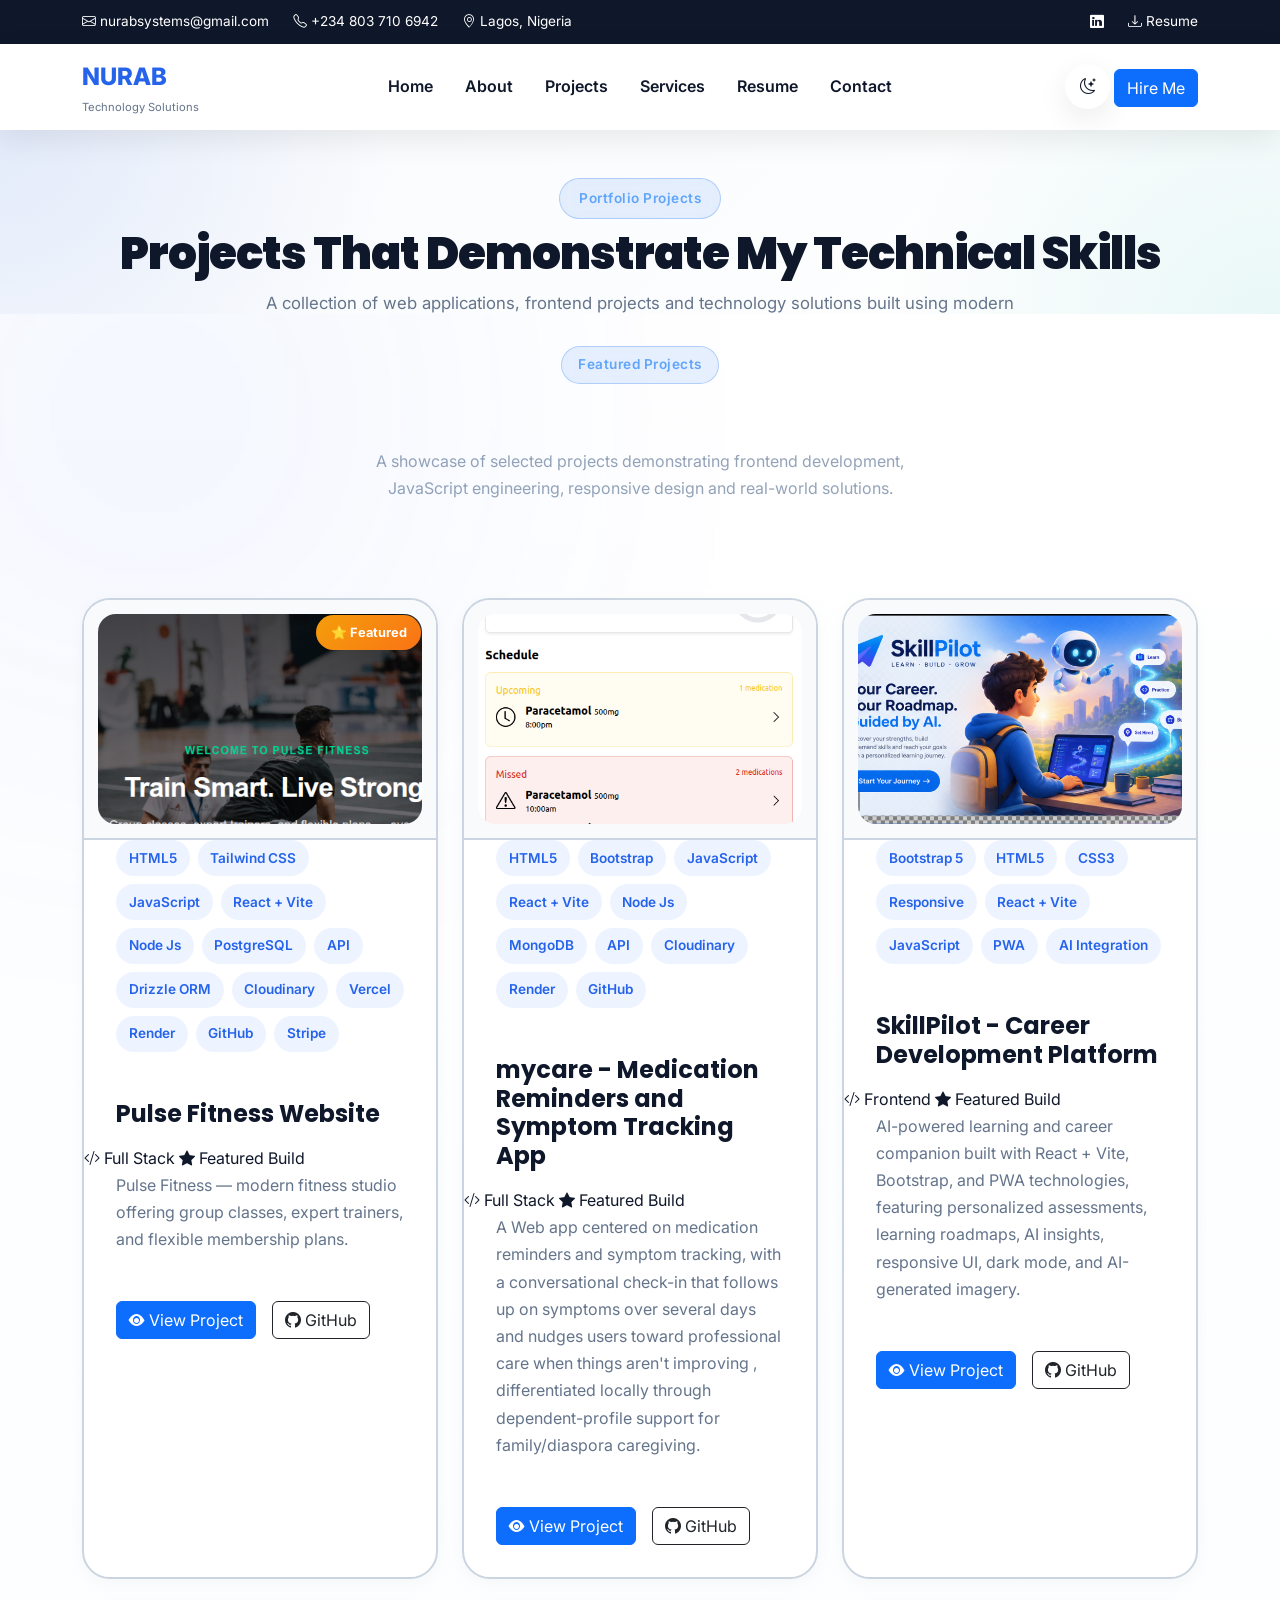
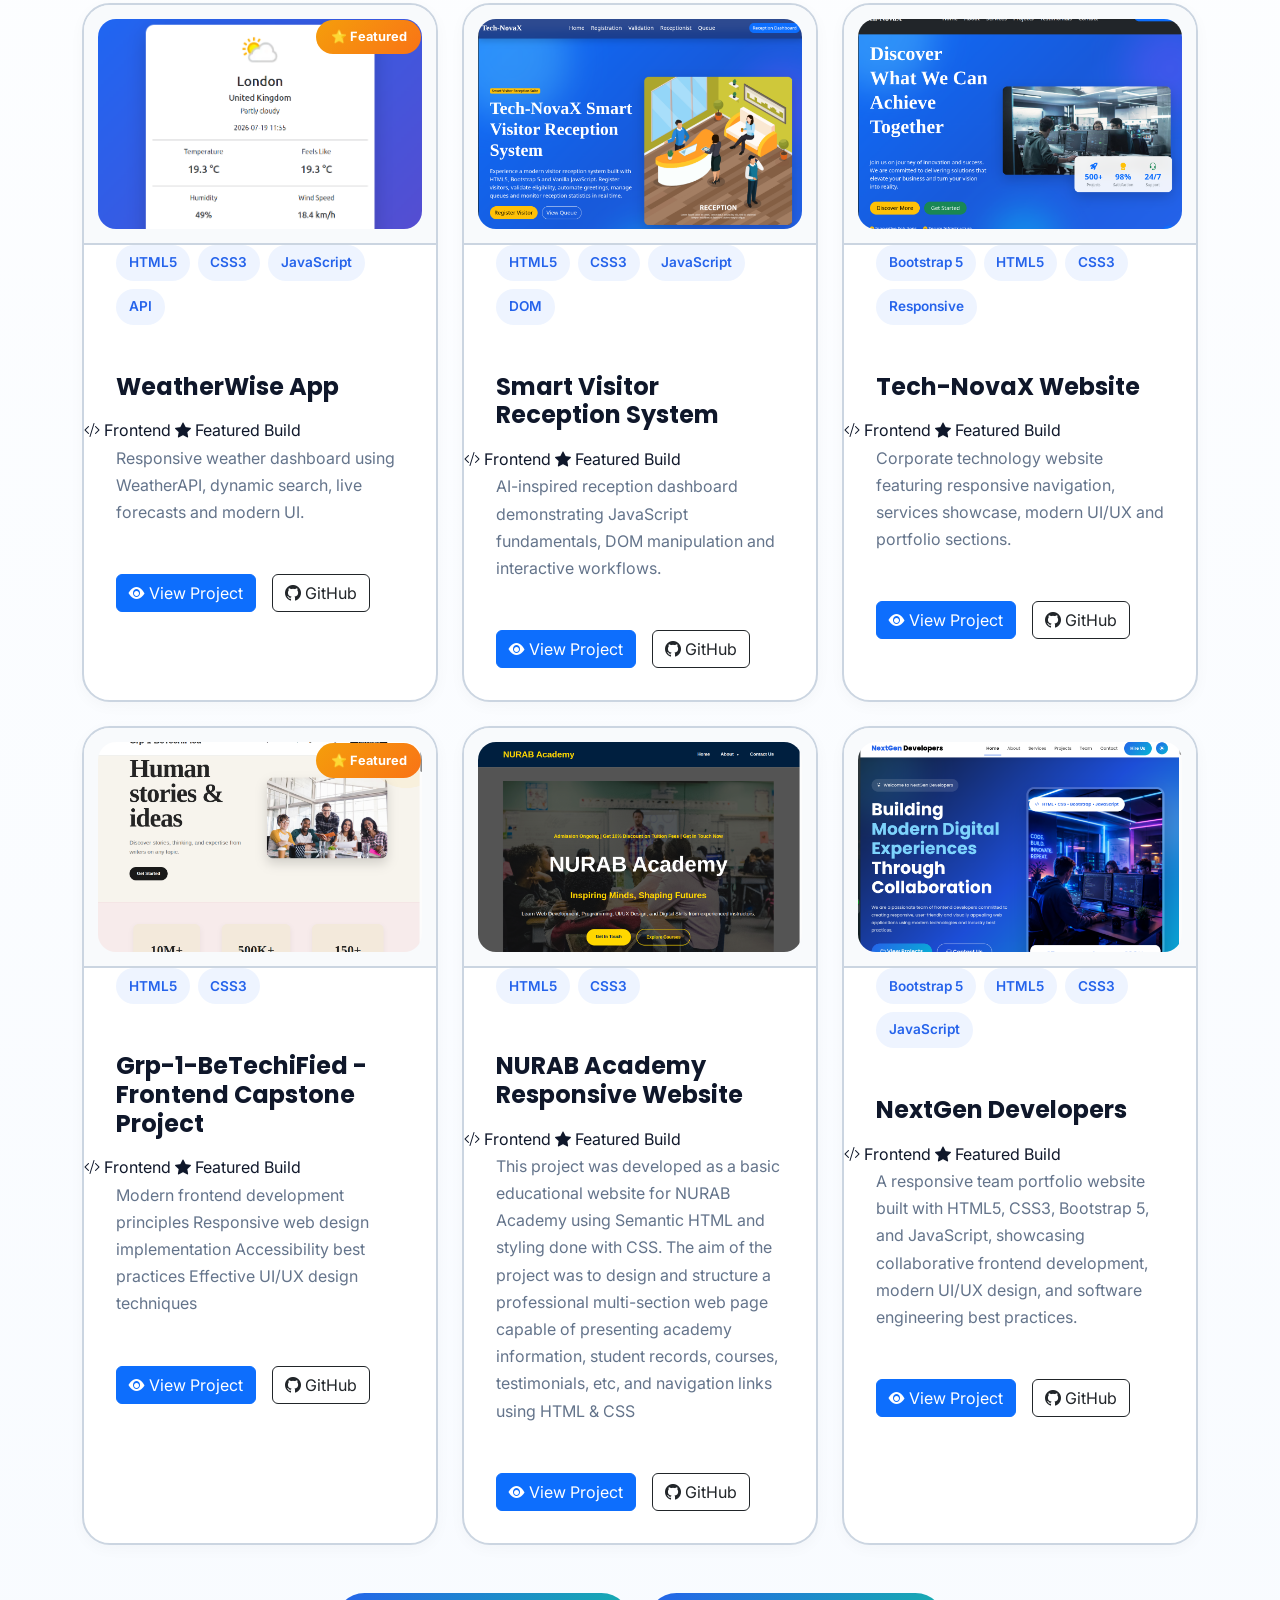
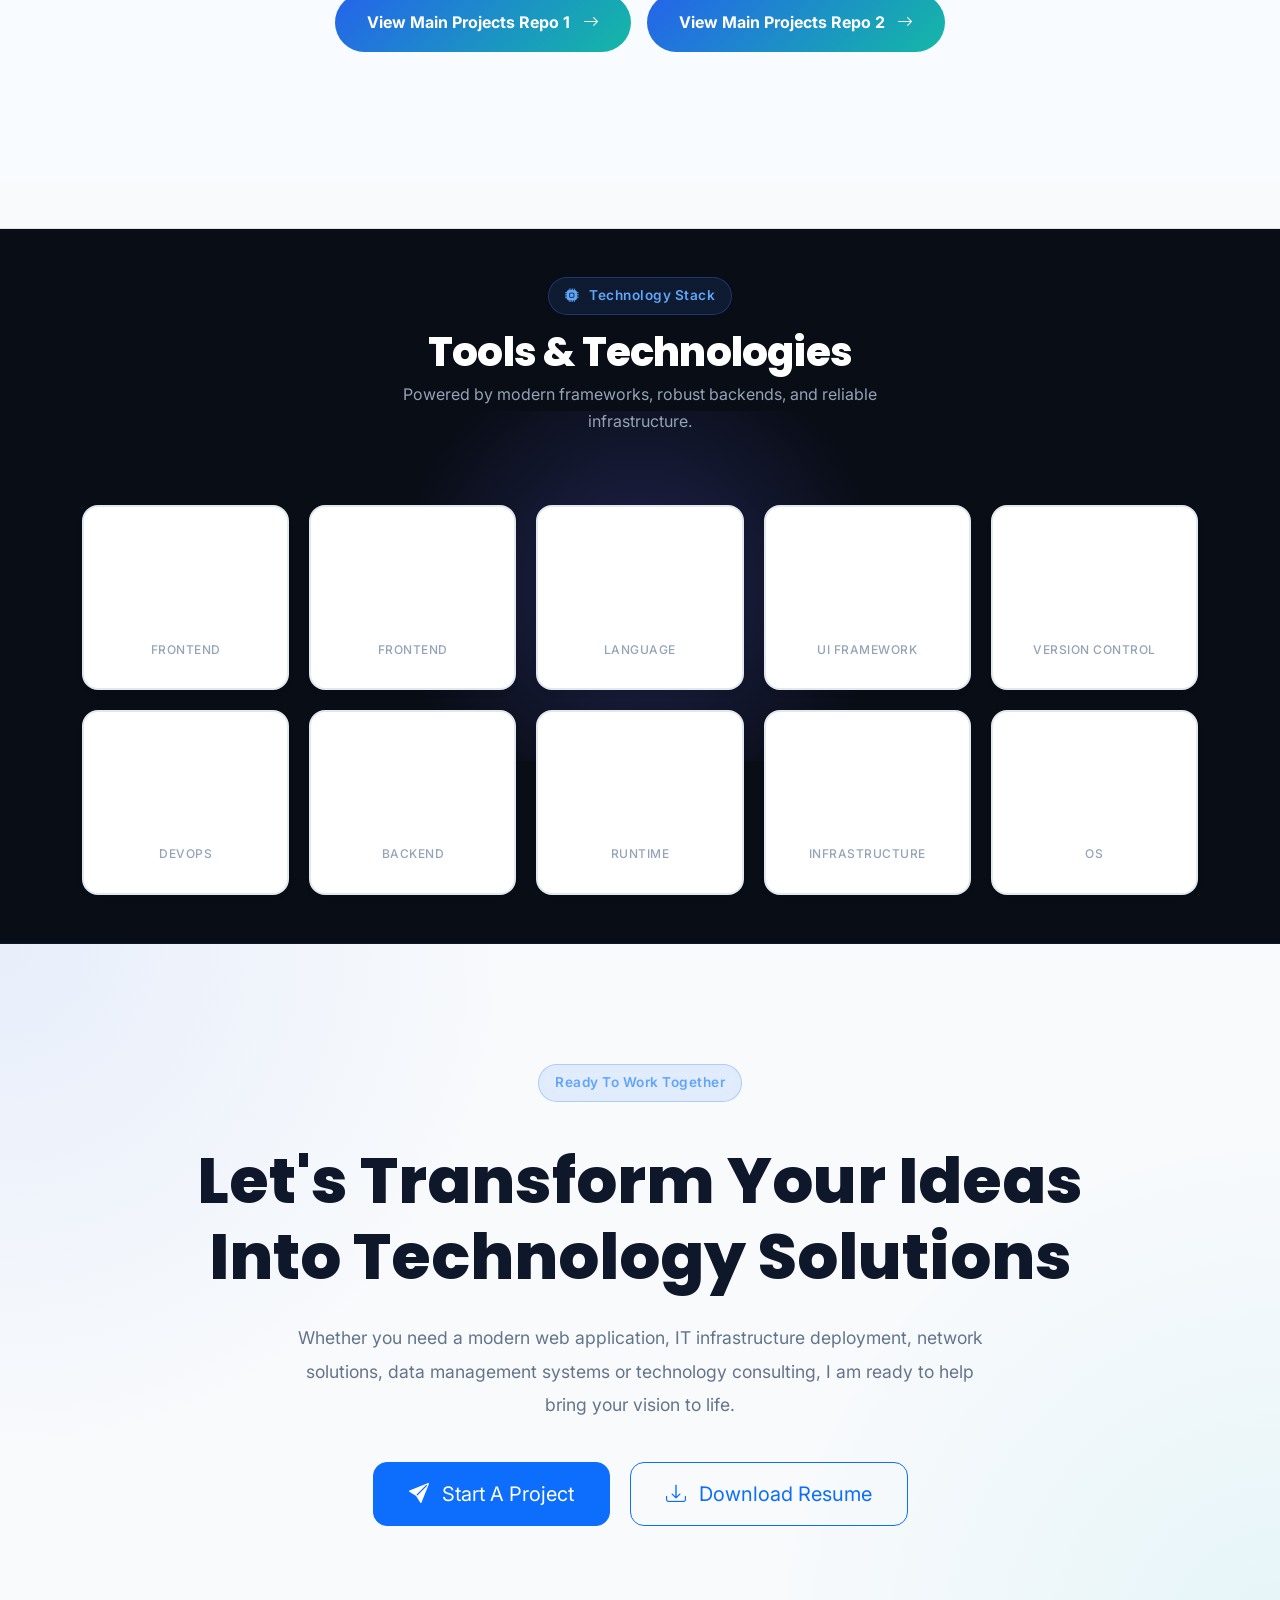
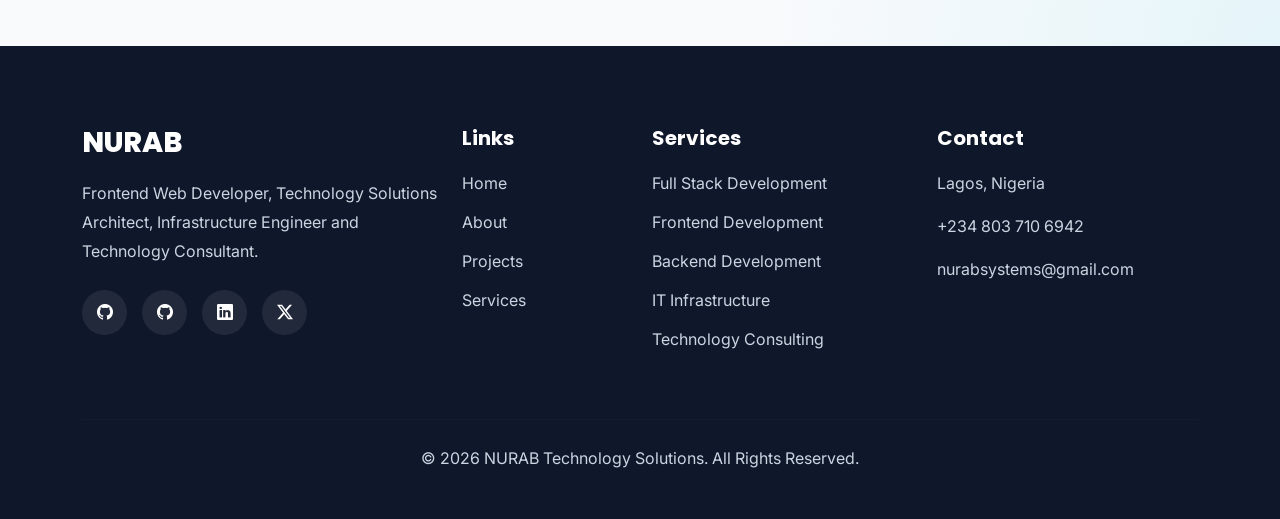
<file: projects.html>
<!doctype html>
<html lang="en">
  <head>
    <!-- Character Encoding -->
    <meta charset="UTF-8" />

    <!-- Responsive -->
    <meta name="viewport" content="width=device-width, initial-scale=1.0" />

    <!-- SEO -->
    <meta
      name="description"
      content="Nurudeen AbdulSalam Professional Portfolio"
    />
    <meta name="author" content="Nurudeen AbdulSalam" />
    <meta name="theme-color" content="#2563eb" />
    <meta property="og:title" content="Nurudeen AbdulSalam Portfolio" />
    <meta
      property="og:description"
      content="Technology Consultant, IT Infrastructure Specialist and Web Developer"
    />
    <meta property="og:image" content="assets/images/profile-photo.jpg" />
    <link rel="icon" type="image/png" href="assets/images/favicon.png" />

    <!-- Page Title -->
    <title>NURAB Technology Solutions</title>

    <!-- Google Fonts -->
    <link rel="preconnect" href="https://fonts.googleapis.com" />
    <link rel="preconnect" href="https://fonts.gstatic.com" crossorigin />
    <link
      href="https://fonts.googleapis.com/css2?family=Inter:wght@300;400;500;600;700&family=Poppins:wght@400;500;600;700;800&display=swap"
      rel="stylesheet"
    />

    <!-- Bootstrap -->
    <link
      href="https://cdn.jsdelivr.net/npm/bootstrap@5.3.8/dist/css/bootstrap.min.css"
      rel="stylesheet"
    />

    <!-- Bootstrap Icons -->
    <link
      href="https://cdn.jsdelivr.net/npm/bootstrap-icons@1.13.1/font/bootstrap-icons.css"
      rel="stylesheet"
    />

    <!-- AOS -->
    <link href="https://unpkg.com/aos@2.3.4/dist/aos.css" rel="stylesheet" />

    <!-- Custom CSS -->
    <link rel="stylesheet" href="assets/css/style.css" />

    <link rel="stylesheet" href="assets/css/projects.css" />
  </head>

  <body>
    <div class="scroll-progress-container">
      <div class="scroll-progress-bar" id="scrollProgressBar"></div>
    </div>

    <!-- HEADER GOES HERE -->
    <div class="top-bar d-none d-lg-block">
      <div class="container">
        <div class="top-bar-content">
          <div class="top-left">
            <span>
              <i class="bi bi-envelope"></i>
              nurabsystems@gmail.com
            </span>
            <span>
              <i class="bi bi-telephone"></i>
              +234 803 710 6942
            </span>
            <span>
              <i class="bi bi-geo-alt"></i>
              Lagos, Nigeria
            </span>
          </div>

          <div class="top-right">
            <a href="https://www.linkedin.com/in/nurudeen-abdulsalam-6b237b4b/"
              ><i class="bi bi-linkedin"></i
            ></a>
            <a href="resume.html">
              <i class="bi bi-download"></i>
              Resume
            </a>
          </div>
        </div>
      </div>
    </div>

    <nav class="navbar navbar-expand-lg custom-navbar sticky-top">
      <div class="container">
        <!-- Logo -->
        <a class="navbar-brand" href="index.html">
          <span class="brand-main">NURAB</span>
          <span class="brand-sub">Technology Solutions</span>
        </a>

        <!-- Mobile Toggle -->
        <button
          class="navbar-toggler"
          type="button"
          data-bs-toggle="offcanvas"
          data-bs-target="#mobileMenu"
        >
          <i class="bi bi-list"></i>
        </button>

        <!-- Desktop Menu -->
        <div class="collapse navbar-collapse">
          <ul class="navbar-nav mx-auto">
            <li class="nav-item">
              <a href="index.html" class="nav-link">Home</a>
            </li>
            <li class="nav-item">
              <a href="about.html" class="nav-link">About</a>
            </li>
            <li class="nav-item">
              <a href="projects.html" class="nav-link">Projects</a>
            </li>
            <li class="nav-item">
              <a href="services.html" class="nav-link">Services</a>
            </li>
            <li class="nav-item">
              <a href="resume.html" class="nav-link">Resume</a>
            </li>
            <li class="nav-item">
              <a href="contact.html" class="nav-link">Contact</a>
            </li>
          </ul>

          <!-- Right Actions -->
          <div class="navbar-actions">
            <button id="themeToggle" class="theme-toggle-btn">
              <i class="bi bi-moon-stars"></i>
            </button>
            <a href="contact.html" class="btn btn-primary">Hire Me</a>
          </div>
        </div>
      </div>
    </nav>

    <div class="offcanvas offcanvas-end" tabindex="-1" id="mobileMenu">
      <div class="offcanvas-header">
        <h5>NURAB</h5>
        <button
          type="button"
          class="btn-close"
          data-bs-dismiss="offcanvas"
        ></button>
      </div>

      <div class="offcanvas-body">
        <ul class="navbar-nav">
          <li><a href="index.html" class="nav-link">Home</a></li>
          <li><a href="about.html" class="nav-link">About</a></li>
          <li><a href="projects.html" class="nav-link">Projects</a></li>
          <li><a href="services.html" class="nav-link">Services</a></li>
          <li><a href="resume.html" class="nav-link">Resume</a></li>
          <li><a href="contact.html" class="nav-link">Contact</a></li>
        </ul>
      </div>
    </div>

    <main>
      <section class="page-hero">
        <div class="container text-center">
          <span class="section-badge"> Portfolio Projects </span>

          <h1 class="page-title">
            Projects That Demonstrate My Technical Skills
          </h1>

          <p class="page-subtitle">
            A collection of web applications, frontend projects and technology
            solutions built using modern development tools.
          </p>
        </div>
      </section>

      <!-- =======================================
     FEATURED PROJECTS SECTION
======================================== -->

      <section id="projects" class="projects-section">
        <div class="container">
          <div class="section-header text-center">
            <span class="section-badge"> Featured Projects </span>

            <h2 class="section-title">Recent Work & Case Studies</h2>

            <p class="section-subtitle">
              A showcase of selected projects demonstrating frontend
              development, JavaScript engineering, responsive design and
              real-world solutions.
            </p>
          </div>

          <div class="row g-4">
            <!-- PROJECT 1 -->
            <div class="col-lg-4" data-aos="fade-up">
              <div class="project-card" data-aos="fade-up" data-aos-delay="100">
                <div class="featured-tag">⭐ Featured</div>

                <div class="project-image">
                  <img
                    src="assets/images/featured-projects/pulse-fitness.png"
                    alt="Pulse Fitness Website"
                  />

                  <div class="project-overlay">
                    <a
                      href="https://pulse-fitness-tdsz.vercel.app/"
                      class="project-btn"
                    >
                      Live Demo
                    </a>
                  </div>
                </div>

                <div class="project-content">
                  <div class="project-tags">
                    <span>HTML5</span>
                    <span>Tailwind CSS</span>
                    <span>JavaScript</span>
                    <span>React + Vite</span>
                    <span>Node Js</span>
                    <span>PostgreSQL</span>
                    <span>API</span>
                    <span>Drizzle ORM</span>
                    <span>Cloudinary</span>
                    <span>Vercel</span>
                    <span>Render</span>
                    <span>GitHub</span>
                    <span>Stripe</span>
                  </div>

                  <h3>Pulse Fitness Website</h3>

                  <div class="project-meta">
                    <span>
                      <i class="bi bi-code-slash"></i>
                      Full Stack
                    </span>

                    <span>
                      <i class="bi bi-star-fill"></i>
                      Featured Build
                    </span>
                  </div>

                  <p>
                    Pulse Fitness — modern fitness studio offering group
                    classes, expert trainers, and flexible membership plans.
                  </p>

                  <div class="project-footer">
                    <a
                      href="https://pulse-fitness-tdsz.vercel.app/"
                      class="btn btn-primary"
                    >
                      <i class="bi bi-eye-fill"></i>
                      View Project
                    </a>

                    <a
                      href="https://github.com/nurabsystems/pulse-fitness"
                      class="btn btn-outline-dark"
                    >
                      <i class="bi bi-github"></i>
                      GitHub
                    </a>
                  </div>
                </div>
              </div>
            </div>

            <!-- PROJECT 2 -->

            <div class="col-lg-4" data-aos="fade-up" data-aos-delay="200">
              <div class="project-card" data-aos="fade-up" data-aos-delay="200">
                <div class="project-image">
                  <img
                    src="assets/images/featured-projects/mycare-thumbnail.png"
                    alt="medication reminders and symptom tracking App "
                  />

                  <div class="project-overlay">
                    <a
                      href="https://nurabsystems.github.io/mycare/"
                      class="project-btn"
                    >
                      Live Demo
                    </a>
                  </div>
                </div>

                <div class="project-content">
                  <div class="project-tags">
                    <span>HTML5</span>
                    <span>Bootstrap</span>
                    <span>JavaScript</span>
                    <span>React + Vite</span>
                    <span>Node Js</span>
                    <span>MongoDB</span>
                    <span>API</span>
                    <span>Cloudinary</span>
                    <span>Render</span>
                    <span>GitHub</span>
                  </div>

                  <h3>
                    mycare - Medication Reminders and Symptom Tracking App
                  </h3>

                  <div class="project-meta">
                    <span>
                      <i class="bi bi-code-slash"></i>
                      Full Stack
                    </span>

                    <span>
                      <i class="bi bi-star-fill"></i>
                      Featured Build
                    </span>
                  </div>

                  <p>
                    A Web app centered on medication reminders and symptom
                    tracking, with a conversational check-in that follows up on
                    symptoms over several days and nudges users toward
                    professional care when things aren't improving ,
                    differentiated locally through dependent-profile support for
                    family/diaspora caregiving.
                  </p>

                  <div class="project-footer">
                    <a
                      href="https://nurabsystems.github.io/mycare/"
                      class="btn btn-primary"
                    >
                      <i class="bi bi-eye-fill"></i>
                      View Project
                    </a>

                    <a
                      href="https://github.com/nurabsystems/mycare"
                      class="btn btn-outline-dark"
                    >
                      <i class="bi bi-github"></i>
                      GitHub
                    </a>
                  </div>
                </div>
              </div>
            </div>

            <!-- PROJECT 3 -->

            <div class="col-lg-4" data-aos="fade-up" data-aos-delay="400">
              <div class="project-card" data-aos="fade-up" data-aos-delay="300">
                <div class="project-image">
                  <img
                    src="assets/images/featured-projects/skillpilot.png"
                    alt="SkillPilot - Career Development Platform"
                  />

                  <div class="project-overlay">
                    <a
                      href="https://nurabsystems.github.io/skillpilot/"
                      class="project-btn"
                    >
                      Live Demo
                    </a>
                  </div>
                </div>

                <div class="project-content">
                  <div class="project-tags">
                    <span>Bootstrap 5</span>
                    <span>HTML5</span>
                    <span>CSS3</span>
                    <span>Responsive</span>
                    <span>React + Vite</span>
                    <span>JavaScript</span>
                    <span>PWA</span>
                    <span>AI Integration</span>
                  </div>

                  <h3>SkillPilot - Career Development Platform</h3>

                  <div class="project-meta">
                    <span>
                      <i class="bi bi-code-slash"></i>
                      Frontend
                    </span>

                    <span>
                      <i class="bi bi-star-fill"></i>
                      Featured Build
                    </span>
                  </div>

                  <p>
                    AI-powered learning and career companion built with React +
                    Vite, Bootstrap, and PWA technologies, featuring
                    personalized assessments, learning roadmaps, AI insights,
                    responsive UI, dark mode, and AI-generated imagery.
                  </p>

                  <div class="project-footer">
                    <a
                      href="https://nurabsystems.github.io/skillpilot/"
                      class="btn btn-primary"
                    >
                      <i class="bi bi-eye-fill"></i>
                      View Project
                    </a>

                    <a
                      href="https://github.com/nurabsystems/skillpilot"
                      class="btn btn-outline-dark"
                    >
                      <i class="bi bi-github"></i>
                      GitHub
                    </a>
                  </div>
                </div>
              </div>
            </div>

            <!-- PROJECT 1 -->
            <div class="col-lg-4" data-aos="fade-up">
              <div class="project-card" data-aos="fade-up" data-aos-delay="100">
                <div class="featured-tag">⭐ Featured</div>

                <div class="project-image">
                  <img
                    src="assets/images/featured-projects/weather-wise-app.png"
                    alt="WeatherWise App"
                  />

                  <div class="project-overlay">
                    <a
                      href="https://remotedevpro.github.io/weatherwise-app/"
                      class="project-btn"
                    >
                      Live Demo
                    </a>
                  </div>
                </div>

                <div class="project-content">
                  <div class="project-tags">
                    <span>HTML5</span>
                    <span>CSS3</span>
                    <span>JavaScript</span>
                    <span>API</span>
                  </div>

                  <h3>WeatherWise App</h3>

                  <div class="project-meta">
                    <span>
                      <i class="bi bi-code-slash"></i>
                      Frontend
                    </span>

                    <span>
                      <i class="bi bi-star-fill"></i>
                      Featured Build
                    </span>
                  </div>

                  <p>
                    Responsive weather dashboard using WeatherAPI, dynamic
                    search, live forecasts and modern UI.
                  </p>

                  <div class="project-footer">
                    <a
                      href="https://remotedevpro.github.io/weatherwise-app/"
                      class="btn btn-primary"
                    >
                      <i class="bi bi-eye-fill"></i>
                      View Project
                    </a>

                    <a
                      href="https://github.com/remotedevpro/weatherwise-app"
                      class="btn btn-outline-dark"
                    >
                      <i class="bi bi-github"></i>
                      GitHub
                    </a>
                  </div>
                </div>
              </div>
            </div>

            <!-- PROJECT 2 -->

            <div class="col-lg-4" data-aos="fade-up" data-aos-delay="200">
              <div class="project-card" data-aos="fade-up" data-aos-delay="200">
                <div class="project-image">
                  <img
                    src="assets/images/featured-projects/smart-visitor-reception-system.png"
                    alt="Smart Visitor Reception"
                  />

                  <div class="project-overlay">
                    <a
                      href="https://remotedevpro.github.io/smart-visitor-reception-system/"
                      class="project-btn"
                    >
                      Live Demo
                    </a>
                  </div>
                </div>

                <div class="project-content">
                  <div class="project-tags">
                    <span>HTML5</span>
                    <span>CSS3</span>
                    <span>JavaScript</span>
                    <span>DOM</span>
                  </div>

                  <h3>Smart Visitor Reception System</h3>

                  <div class="project-meta">
                    <span>
                      <i class="bi bi-code-slash"></i>
                      Frontend
                    </span>

                    <span>
                      <i class="bi bi-star-fill"></i>
                      Featured Build
                    </span>
                  </div>

                  <p>
                    AI-inspired reception dashboard demonstrating JavaScript
                    fundamentals, DOM manipulation and interactive workflows.
                  </p>

                  <div class="project-footer">
                    <a
                      href="https://remotedevpro.github.io/smart-visitor-reception-system/"
                      class="btn btn-primary"
                    >
                      <i class="bi bi-eye-fill"></i>
                      View Project
                    </a>

                    <a
                      href="https://github.com/remotedevpro/smart-visitor-reception-system"
                      class="btn btn-outline-dark"
                    >
                      <i class="bi bi-github"></i>
                      GitHub
                    </a>
                  </div>
                </div>
              </div>
            </div>

            <!-- PROJECT 3 -->

            <div class="col-lg-4" data-aos="fade-up" data-aos-delay="400">
              <div class="project-card" data-aos="fade-up" data-aos-delay="300">
                <div class="project-image">
                  <img
                    src="assets/images/featured-projects/tech-NovaX.png"
                    alt="Tech NovaX"
                  />

                  <div class="project-overlay">
                    <a
                      href="https://remotedevpro.github.io/tech-novax-responsive-website-with-bootstrap/"
                      class="project-btn"
                    >
                      Live Demo
                    </a>
                  </div>
                </div>

                <div class="project-content">
                  <div class="project-tags">
                    <span>Bootstrap 5</span>
                    <span>HTML5</span>
                    <span>CSS3</span>
                    <span>Responsive</span>
                  </div>

                  <h3>Tech-NovaX Website</h3>

                  <div class="project-meta">
                    <span>
                      <i class="bi bi-code-slash"></i>
                      Frontend
                    </span>

                    <span>
                      <i class="bi bi-star-fill"></i>
                      Featured Build
                    </span>
                  </div>

                  <p>
                    Corporate technology website featuring responsive
                    navigation, services showcase, modern UI/UX and portfolio
                    sections.
                  </p>

                  <div class="project-footer">
                    <a
                      href="https://remotedevpro.github.io/tech-novax-responsive-website-with-bootstrap/"
                      class="btn btn-primary"
                    >
                      <i class="bi bi-eye-fill"></i>
                      View Project
                    </a>

                    <a
                      href="https://github.com/remotedevpro/tech-novax-responsive-website-with-bootstrap"
                      class="btn btn-outline-dark"
                    >
                      <i class="bi bi-github"></i>
                      GitHub
                    </a>
                  </div>
                </div>
              </div>
            </div>

            <!-- PROJECT 4 -->
            <div class="col-lg-4" data-aos="fade-up">
              <div class="project-card" data-aos="fade-up" data-aos-delay="100">
                <div class="featured-tag">⭐ Featured</div>

                <div class="project-image">
                  <img
                    src="assets/images/featured-projects/betechified-frontend-capstone-project.png"
                    alt="Frontend Capstone Project"
                  />

                  <div class="project-overlay">
                    <a
                      href="https://betechified-frontend-capstone-proje.vercel.app/"
                      class="project-btn"
                    >
                      Live Demo
                    </a>
                  </div>
                </div>

                <div class="project-content">
                  <div class="project-tags">
                    <span>HTML5</span>
                    <span>CSS3</span>
                  </div>

                  <h3>Grp-1-BeTechiFied -Frontend Capstone Project</h3>

                  <div class="project-meta">
                    <span>
                      <i class="bi bi-code-slash"></i>
                      Frontend
                    </span>

                    <span>
                      <i class="bi bi-star-fill"></i>
                      Featured Build
                    </span>
                  </div>

                  <p>
                    Modern frontend development principles Responsive web design
                    implementation Accessibility best practices Effective UI/UX
                    design techniques
                  </p>

                  <div class="project-footer">
                    <a
                      href="https://betechified-frontend-capstone-proje.vercel.app/"
                      class="btn btn-primary"
                    >
                      <i class="bi bi-eye-fill"></i>
                      View Project
                    </a>

                    <a
                      href="https://github.com/group1betechified/group1-betechified-frontend-capstone-project"
                      class="btn btn-outline-dark"
                    >
                      <i class="bi bi-github"></i>
                      GitHub
                    </a>
                  </div>
                </div>
              </div>
            </div>

            <!-- PROJECT 5-->

            <div class="col-lg-4" data-aos="fade-up" data-aos-delay="200">
              <div class="project-card" data-aos="fade-up" data-aos-delay="200">
                <div class="project-image">
                  <img
                    src="assets/images/featured-projects/nurab-academy.png"
                    alt="NURAB Academy"
                  />

                  <div class="project-overlay">
                    <a
                      href="https://nurab-academy-website-with-html-css.vercel.app/"
                      class="project-btn"
                    >
                      Live Demo
                    </a>
                  </div>
                </div>

                <div class="project-content">
                  <div class="project-tags">
                    <span>HTML5</span>
                    <span>CSS3</span>
                  </div>

                  <h3>NURAB Academy Responsive Website</h3>

                  <div class="project-meta">
                    <span>
                      <i class="bi bi-code-slash"></i>
                      Frontend
                    </span>

                    <span>
                      <i class="bi bi-star-fill"></i>
                      Featured Build
                    </span>
                  </div>

                  <p>
                    This project was developed as a basic educational website
                    for NURAB Academy using Semantic HTML and styling done with
                    CSS. The aim of the project was to design and structure a
                    professional multi-section web page capable of presenting
                    academy information, student records, courses, testimonials,
                    etc, and navigation links using HTML & CSS
                  </p>

                  <div class="project-footer">
                    <a
                      href="https://nurab-academy-website-with-html-css.vercel.app/"
                      class="btn btn-primary"
                    >
                      <i class="bi bi-eye-fill"></i>
                      View Project
                    </a>

                    <a
                      href="https://github.com/remotedevpro/nurab-academy-website-with-html-css"
                      class="btn btn-outline-dark"
                    >
                      <i class="bi bi-github"></i>
                      GitHub
                    </a>
                  </div>
                </div>
              </div>
            </div>

            <!-- PROJECT 6 -->

            <div class="col-lg-4" data-aos="fade-up" data-aos-delay="400">
              <div class="project-card" data-aos="fade-up" data-aos-delay="300">
                <div class="project-image">
                  <img
                    src="assets/images/featured-projects/nextgen-developers.png"
                    alt="NextGen Developers"
                  />

                  <div class="project-overlay">
                    <a
                      href="https://nurabsystems.github.io/adv-frontend-group2-portfolio-project/"
                      class="project-btn"
                    >
                      Live Demo
                    </a>
                  </div>
                </div>

                <div class="project-content">
                  <div class="project-tags">
                    <span>Bootstrap 5</span>
                    <span>HTML5</span>
                    <span>CSS3</span>
                    <span>JavaScript</span>
                  </div>

                  <h3>NextGen Developers</h3>

                  <div class="project-meta">
                    <span>
                      <i class="bi bi-code-slash"></i>
                      Frontend
                    </span>

                    <span>
                      <i class="bi bi-star-fill"></i>
                      Featured Build
                    </span>
                  </div>

                  <p>
                    A responsive team portfolio website built with HTML5, CSS3,
                    Bootstrap 5, and JavaScript, showcasing collaborative
                    frontend development, modern UI/UX design, and software
                    engineering best practices.
                  </p>

                  <div class="project-footer">
                    <a
                      href="https://nurabsystems.github.io/adv-frontend-group2-portfolio-project/"
                      class="btn btn-primary"
                    >
                      <i class="bi bi-eye-fill"></i>
                      View Project
                    </a>

                    <a
                      href="https://github.com/nurabsystems/adv-frontend-group2-portfolio-project"
                      class="btn btn-outline-dark"
                    >
                      <i class="bi bi-github"></i>
                      GitHub
                    </a>
                  </div>
                </div>
              </div>
            </div>
          </div>

          <!-- Replace your two separate .projects-cta divs with this: -->
          <div
            class="projects-cta-group d-flex flex-column flex-md-row justify-content-center gap-3 mt-5 mb-5"
          >
            <a
              href="https://github.com/nurabsystems?tab=repositories"
              class="btn-view-all"
            >
              View Main Projects Repo 1
              <i class="bi bi-arrow-right"></i>
            </a>

            <a
              href="https://github.com/remotedevpro?tab=repositories"
              class="btn-view-all"
            >
              View Main Projects Repo 2
              <i class="bi bi-arrow-right"></i>
            </a>
          </div>
        </div>
      </section>

     <section class="tech-stack-section py-5 mt-5 border-top">
        <div class="container">
          <!-- Header -->
          <div class="section-header text-center">
            <span class="section-badge">
              <i class="bi bi-cpu-fill me-1"></i> Technology Stack
            </span>
            <h2 class="section-title">Tools &amp; Technologies</h2>
            <p class="section-subtitle">
              Powered by modern frameworks, robust backends, and reliable
              infrastructure.
            </p>
          </div>

          <!-- Tech Grid -->
          <div class="tech-grid">
            <!-- HTML5 -->
            <div class="tech-card">
              <div class="tech-card-inner">
                <div class="tech-icon"><i class="bi bi-filetype-html"></i></div>
                <span class="tech-name">HTML5</span>
                <span class="tech-category">Frontend</span>
              </div>
            </div>

            <!-- CSS3 -->
            <div class="tech-card">
              <div class="tech-card-inner">
                <div class="tech-icon"><i class="bi bi-filetype-css"></i></div>
                <span class="tech-name">CSS3</span>
                <span class="tech-category">Frontend</span>
              </div>
            </div>

            <!-- JavaScript -->
            <div class="tech-card">
              <div class="tech-card-inner">
                <div class="tech-icon"><i class="bi bi-filetype-js"></i></div>
                <span class="tech-name">JavaScript</span>
                <span class="tech-category">Language</span>
              </div>
            </div>

            <!-- Bootstrap -->
            <div class="tech-card">
              <div class="tech-card-inner">
                <div class="tech-icon">
                  <i class="bi bi-bootstrap-fill"></i>
                </div>
                <span class="tech-name">Bootstrap</span>
                <span class="tech-category">UI Framework</span>
              </div>
            </div>

            <!-- Git -->
            <div class="tech-card">
              <div class="tech-card-inner">
                <div class="tech-icon"><i class="bi bi-git"></i></div>
                <span class="tech-name">Git</span>
                <span class="tech-category">Version Control</span>
              </div>
            </div>

            <!-- GitHub -->
            <div class="tech-card">
              <div class="tech-card-inner">
                <div class="tech-icon"><i class="bi bi-github"></i></div>
                <span class="tech-name">GitHub</span>
                <span class="tech-category">DevOps</span>
              </div>
            </div>

            <!-- Django -->
            <div class="tech-card">
              <div class="tech-card-inner">
                <div class="tech-icon"><i class="bi bi-layers-half"></i></div>
                <span class="tech-name">Django</span>
                <span class="tech-category">Backend</span>
              </div>
            </div>

            <!-- Node.js -->
            <div class="tech-card">
              <div class="tech-card-inner">
                <div class="tech-icon"><i class="bi bi-hexagon-fill"></i></div>
                <span class="tech-name">Node.js</span>
                <span class="tech-category">Runtime</span>
              </div>
            </div>

            <!-- Networking -->
            <div class="tech-card">
              <div class="tech-card-inner">
                <div class="tech-icon">
                  <i class="bi bi-diagram-3-fill"></i>
                </div>
                <span class="tech-name">Networking</span>
                <span class="tech-category">Infrastructure</span>
              </div>
            </div>

            <!-- Linux -->
            <div class="tech-card">
              <div class="tech-card-inner">
                <div class="tech-icon"><i class="bi bi-terminal-fill"></i></div>
                <span class="tech-name">Linux</span>
                <span class="tech-category">OS</span>
              </div>
            </div>
          </div>
        </div>
      </section>

      <section class="cta-section">
        <div class="container">
          <div class="cta-wrapper reveal-card">
            <span class="section-badge"> Ready To Work Together </span>

            <h2 class="cta-title">
              Let's Transform Your Ideas Into Technology Solutions
            </h2>

            <p class="cta-text">
              Whether you need a modern web application, IT infrastructure
              deployment, network solutions, data management systems or
              technology consulting, I am ready to help bring your vision to
              life.
            </p>

            <div class="cta-buttons">
              <a href="contact.html" class="btn btn-primary btn-lg">
                <i class="bi bi-send-fill me-2"></i>
                Start A Project
              </a>

              <a href="resume.html" class="btn btn-outline-primary btn-lg">
                <i class="bi bi-download me-2"></i>
                Download Resume
              </a>
            </div>
          </div>
        </div>
      </section>
    </main>

    <!-- FOOTER GOES HERE -->

    <footer class="footer">
      <div class="container">
        <div class="row gy-5">
          <!-- Brand -->

          <div class="col-lg-4">
            <h3 class="footer-logo">NURAB</h3>

            <p class="footer-desc">
              Frontend Web Developer, Technology Solutions Architect,
              Infrastructure Engineer and Technology Consultant.
            </p>

            <div class="footer-social">
              <a href="https://github.com/nurabsystems?tab=repositories">
                <i class="bi bi-github"></i>
              </a>

              <a href="https://github.com/remotedevpro?tab=repositories">
                <i class="bi bi-github"></i>
              </a>

              <a
                href="https://www.linkedin.com/in/nurudeen-abdulsalam-6b237b4b/"
              >
                <i class="bi bi-linkedin"></i>
              </a>

              <a href="https://x.com/Nurudeen900">
                <i class="bi bi-twitter-x"></i>
              </a>
            </div>
          </div>

          <!-- Quick Links -->

          <div class="col-lg-2">
            <h5>Links</h5>

            <ul>
              <li><a href="index.html">Home</a></li>

              <li><a href="about.html">About</a></li>

              <li><a href="projects.html">Projects</a></li>

              <li><a href="services.html">Services</a></li>
            </ul>
          </div>

          <!-- Services -->

          <div class="col-lg-3">
            <h5>Services</h5>

            <ul>
              <li>Full Stack Development</li>

              <li>Frontend Development</li>

              <li>Backend Development</li>

              <li>IT Infrastructure</li>

              <li>Technology Consulting</li>
            </ul>
          </div>

          <!-- Contact -->

          <div class="col-lg-3">
            <h5>Contact</h5>

            <p>Lagos, Nigeria</p>

            <p>+234 803 710 6942</p>

            <p>nurabsystems@gmail.com</p>
          </div>
        </div>

        <hr />

        <div class="footer-bottom">
          <p>© 2026 NURAB Technology Solutions. All Rights Reserved.</p>
        </div>
      </div>
    </footer>

    <!-- Bootstrap -->
    <script src="https://cdn.jsdelivr.net/npm/bootstrap@5.3.8/dist/js/bootstrap.bundle.min.js"></script>

    <!-- AOS -->
    <script src="https://unpkg.com/aos@2.3.4/dist/aos.js"></script>

    <!-- Main JS -->
    <script src="assets/js/portfolio-script.js"></script>
  </body>
</html>
</file>
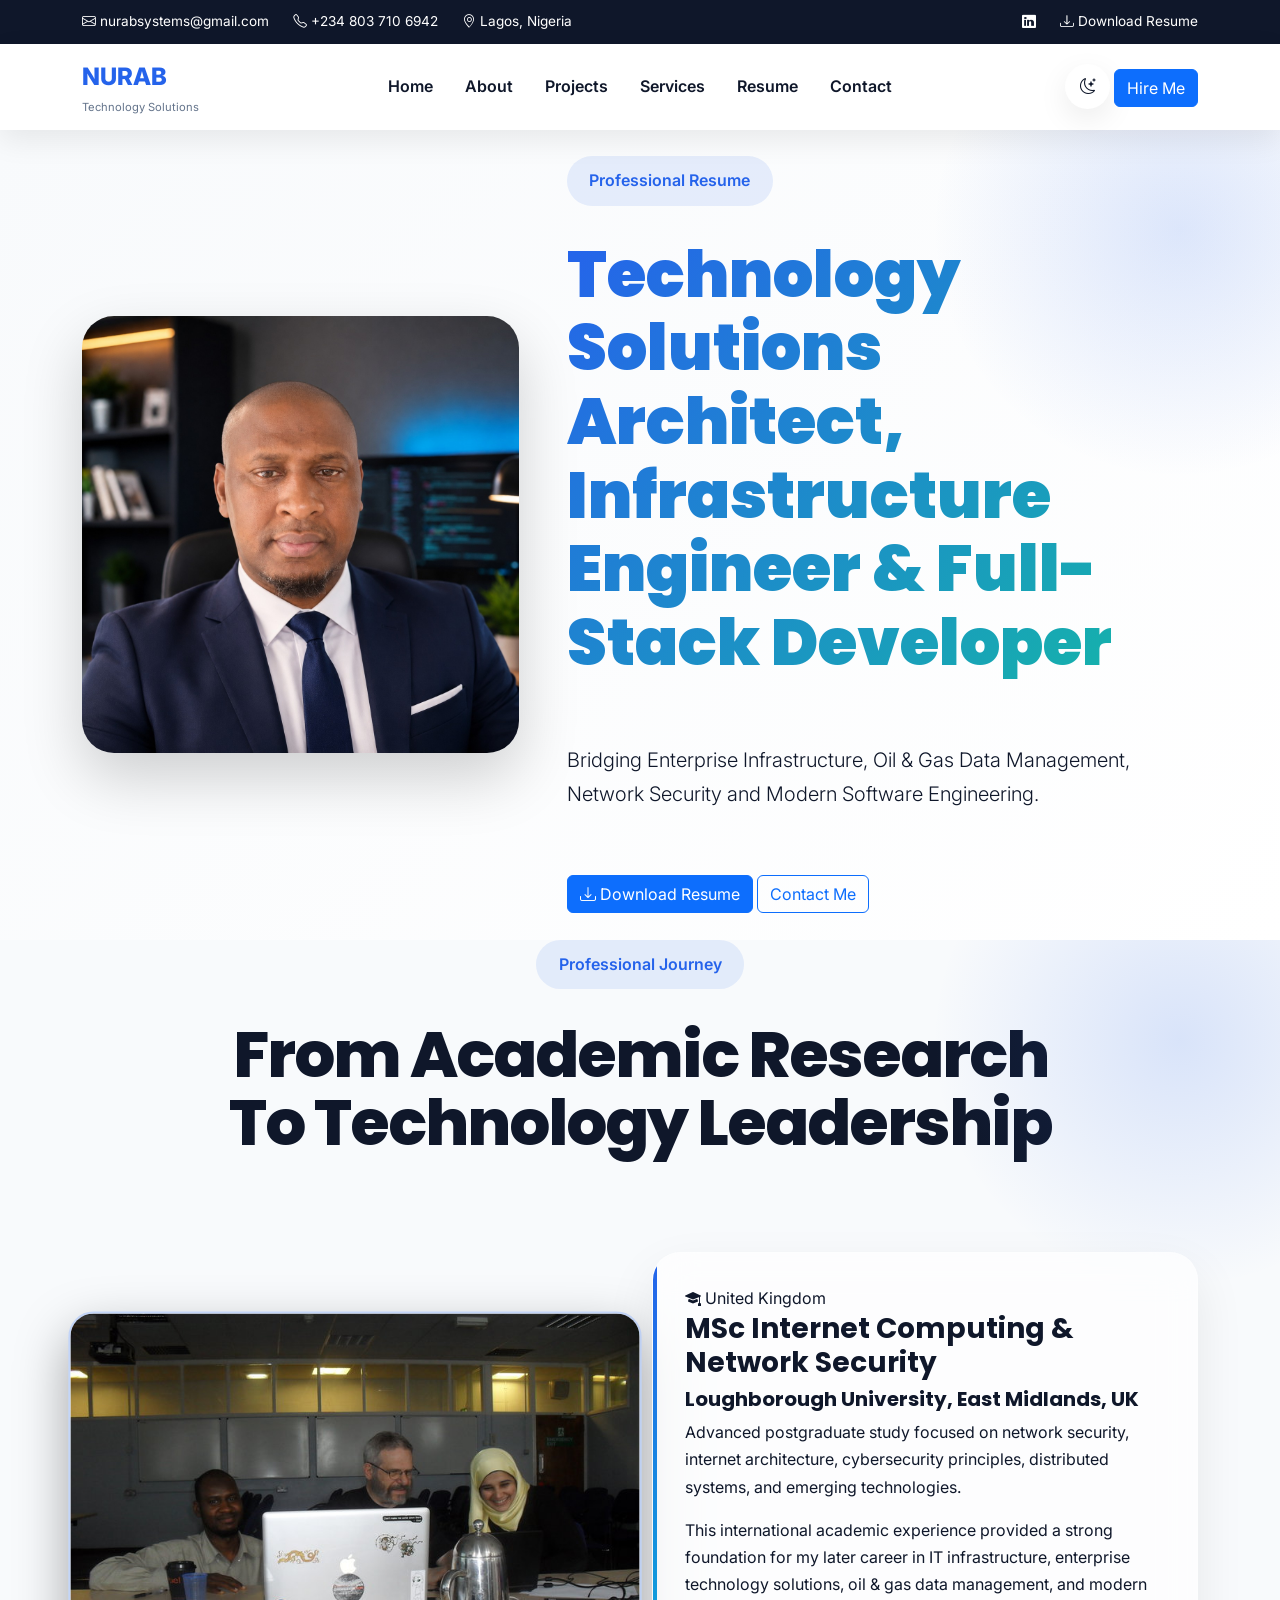
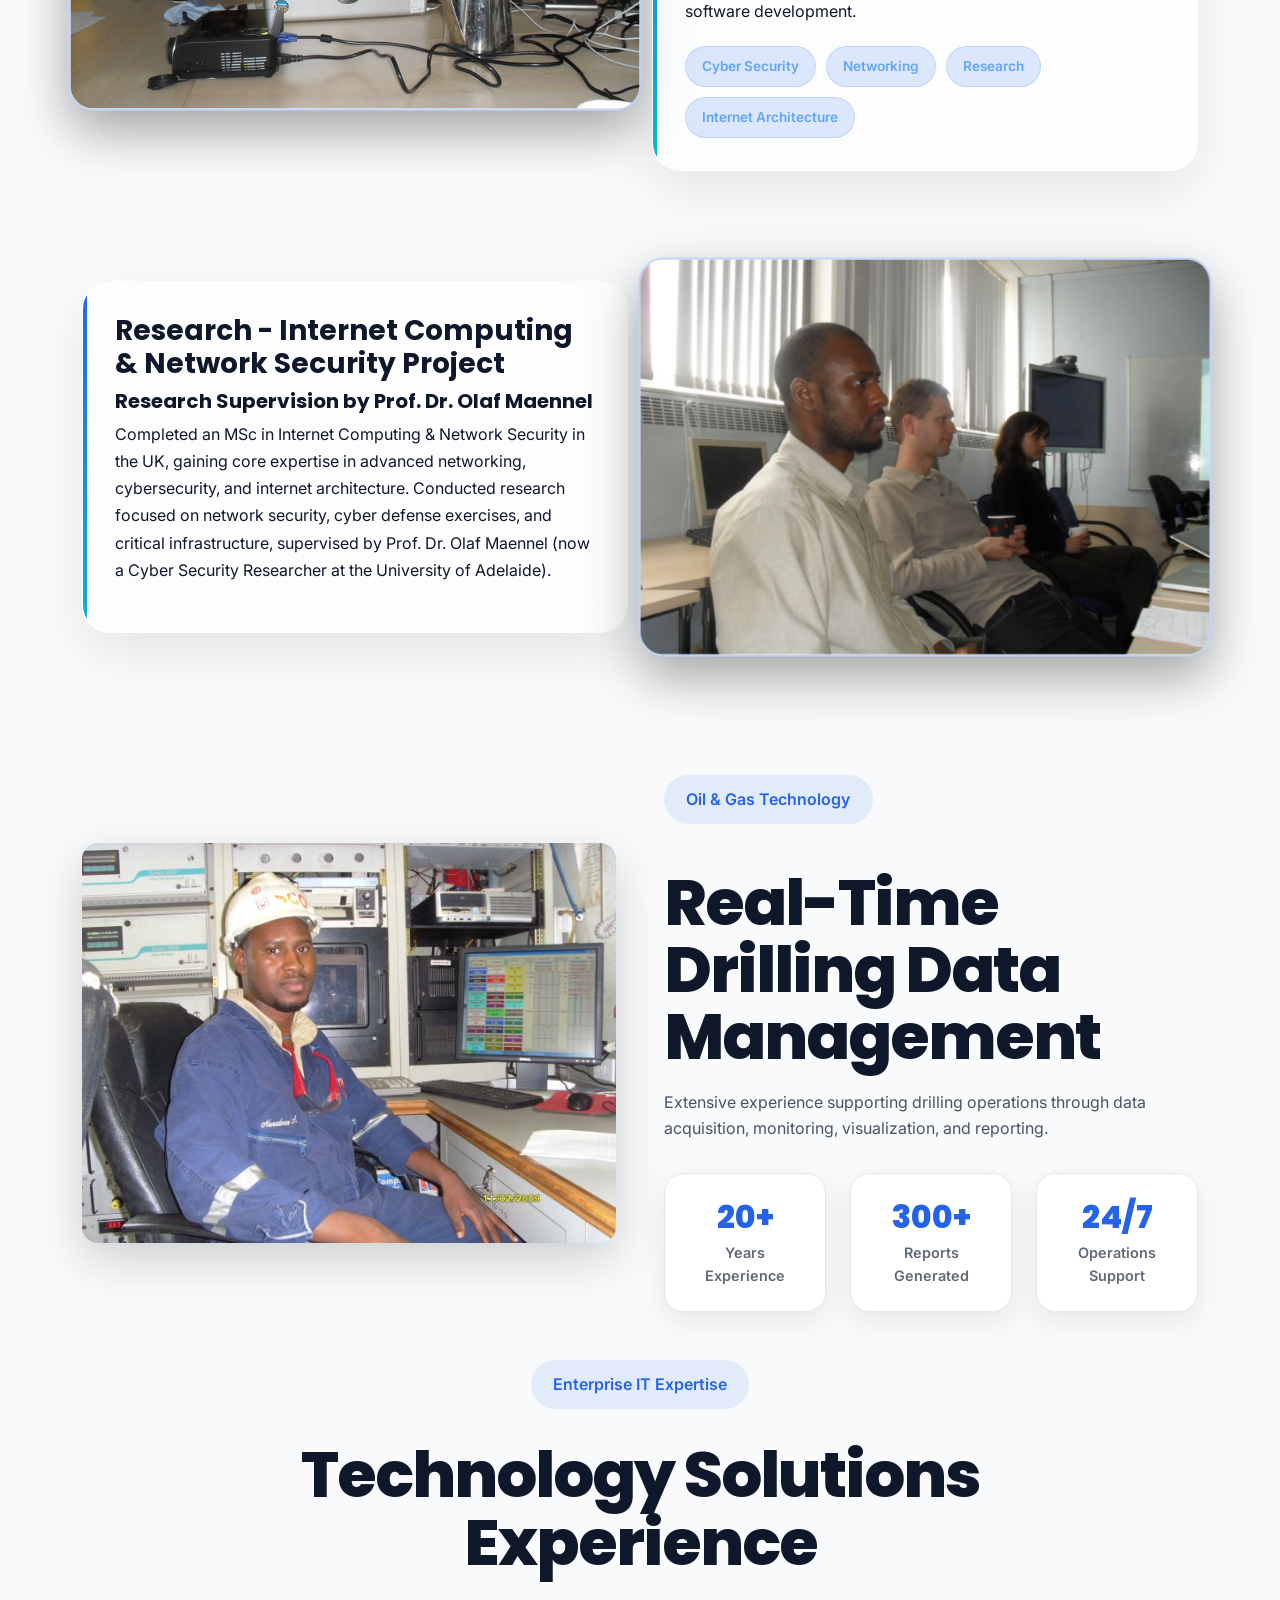
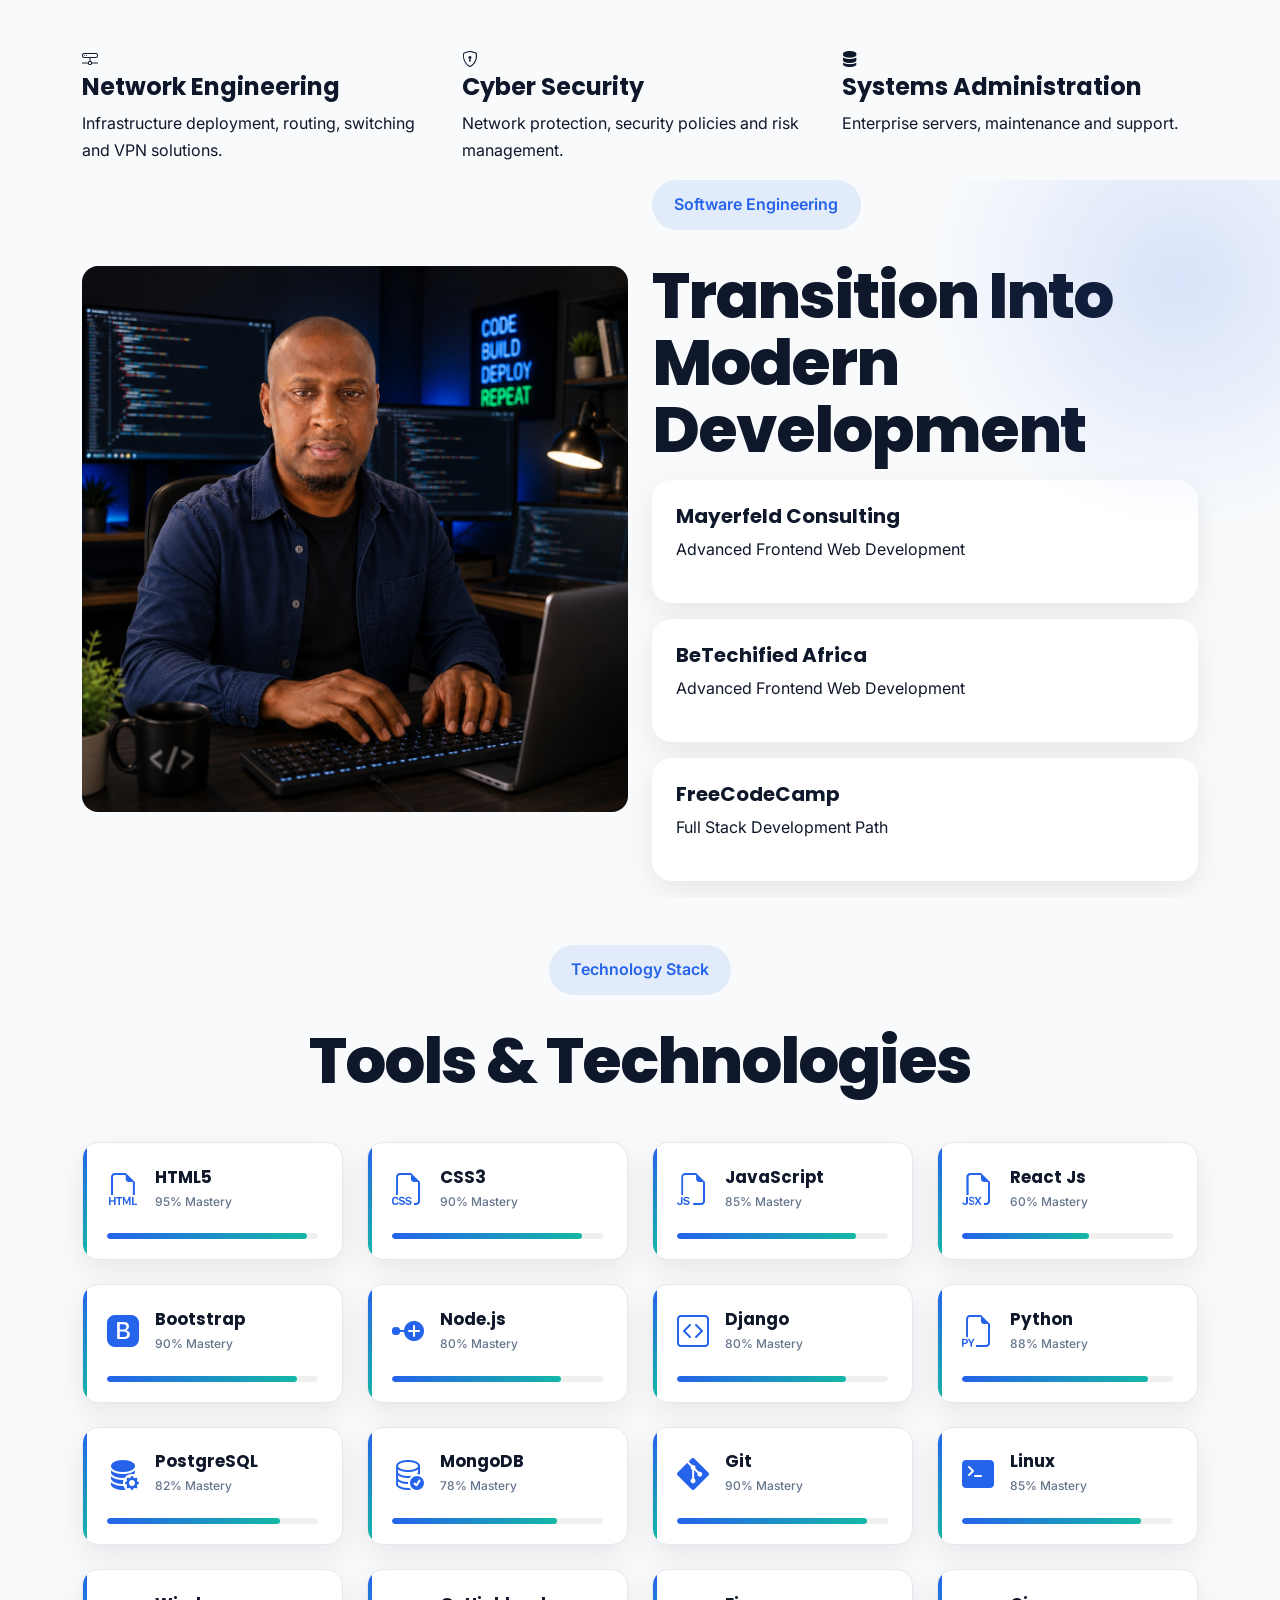
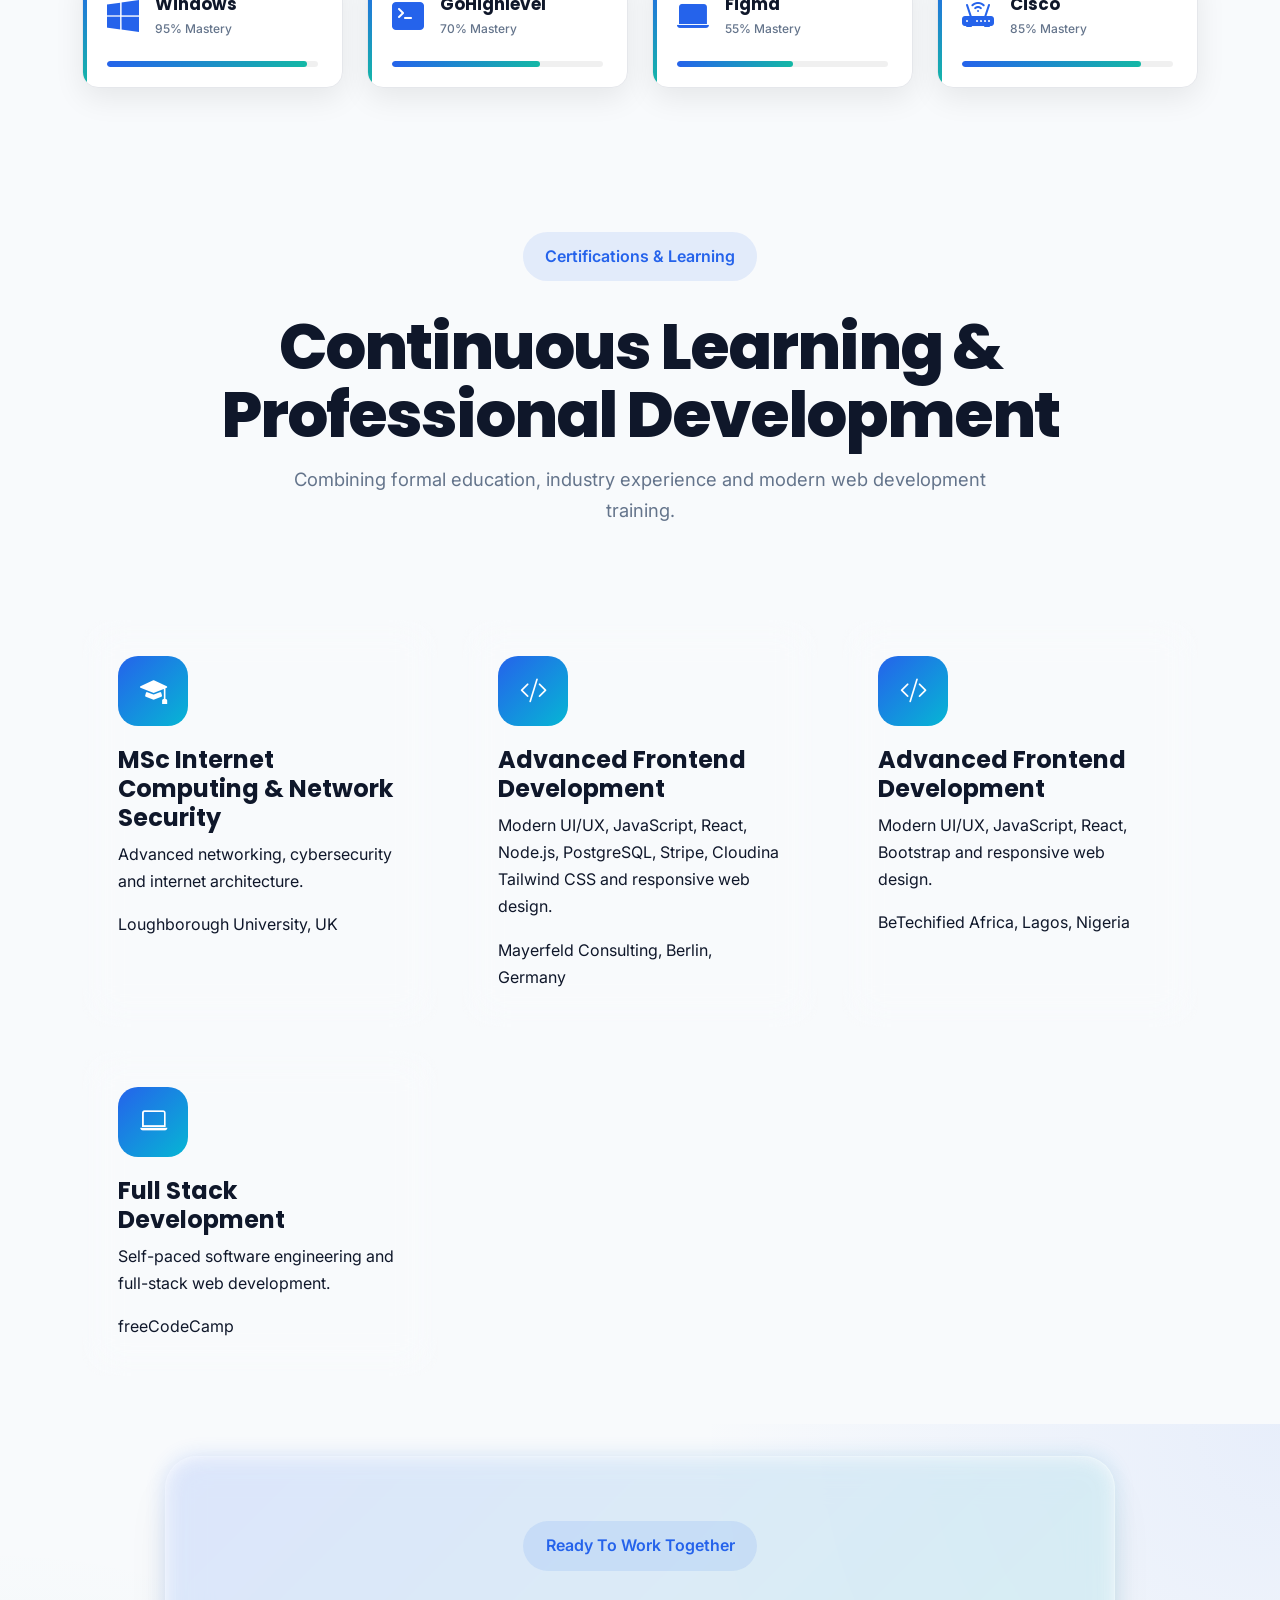
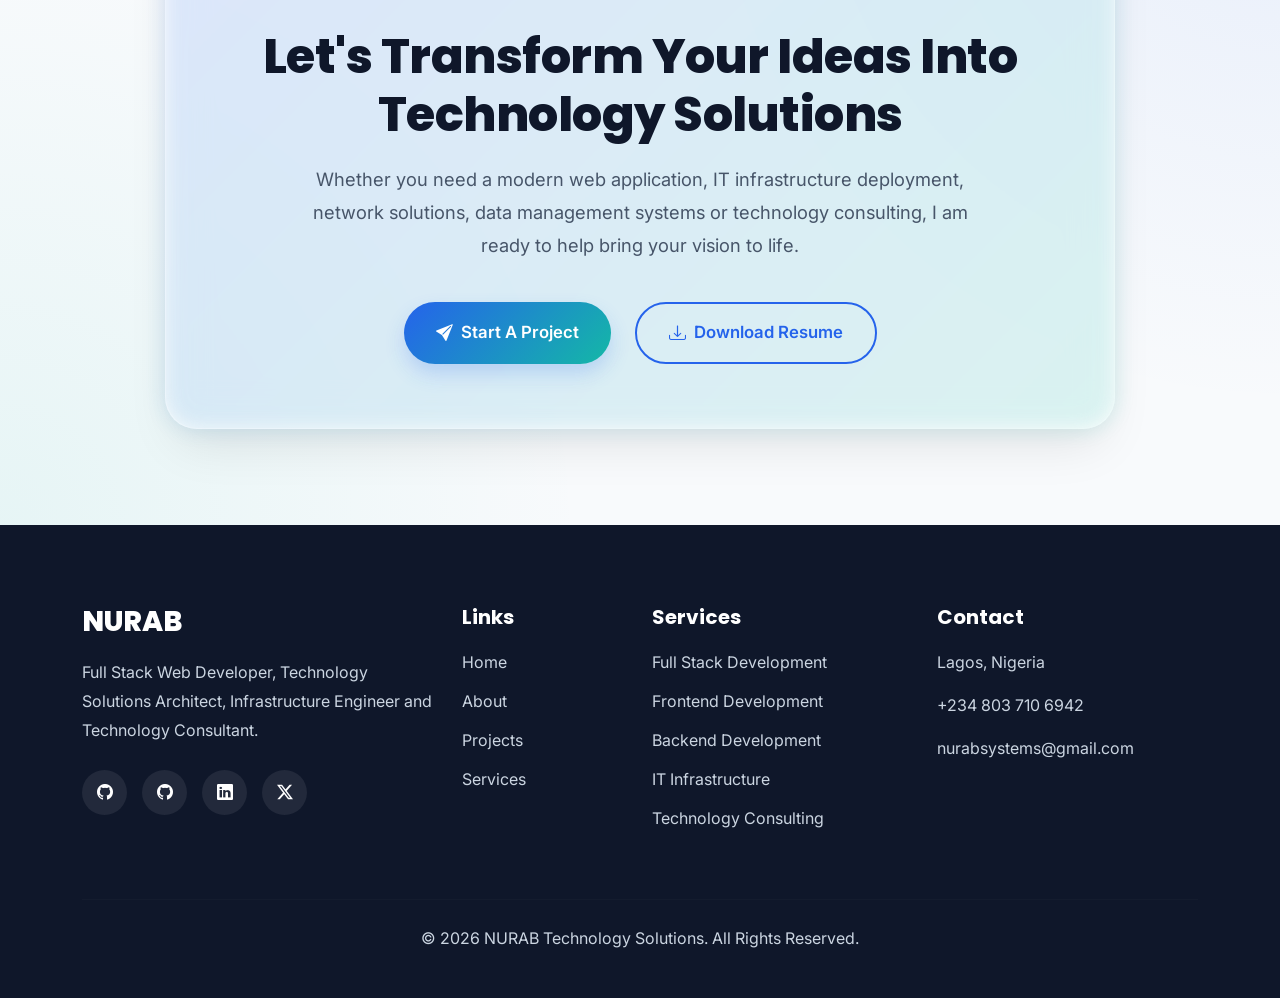
<file: resume.html>
<!doctype html>
<html lang="en">
  <head>
    <!-- Character Encoding -->
    <meta charset="UTF-8" />

    <!-- Responsive -->
    <meta name="viewport" content="width=device-width, initial-scale=1.0" />

    <!-- SEO -->
    <meta
      name="description"
      content="Nurudeen AbdulSalam Professional Portfolio"
    />
    <meta name="author" content="Nurudeen AbdulSalam" />
    <meta name="theme-color" content="#2563eb" />
    <meta property="og:title" content="Nurudeen AbdulSalam Portfolio" />
    <meta
      property="og:description"
      content="Technology Consultant, IT Infrastructure Specialist and Web Developer"
    />
    <meta property="og:image" content="assets/images/profile-photo.jpg" />
    <link rel="icon" type="image/png" href="assets/images/favicon.png" />

    <!-- Page Title -->
    <title>NURAB Technology Solutions</title>

    <!-- Google Fonts -->
    <link rel="preconnect" href="https://fonts.googleapis.com" />
    <link rel="preconnect" href="https://fonts.gstatic.com" crossorigin />
    <link
      href="https://fonts.googleapis.com/css2?family=Inter:wght@300;400;500;600;700&family=Poppins:wght@400;500;600;700;800&display=swap"
      rel="stylesheet"
    />

    <!-- Bootstrap -->
    <link
      href="https://cdn.jsdelivr.net/npm/bootstrap@5.3.8/dist/css/bootstrap.min.css"
      rel="stylesheet"
    />

    <!-- Bootstrap Icons -->
    <link
      href="https://cdn.jsdelivr.net/npm/bootstrap-icons@1.13.1/font/bootstrap-icons.css"
      rel="stylesheet"
    />

    <!-- AOS -->
    <link href="https://unpkg.com/aos@2.3.4/dist/aos.css" rel="stylesheet" />

    <!-- Custom CSS -->
    <link rel="stylesheet" href="assets/css/style.css" />

    <link rel="stylesheet" href="assets/css/resume.css" />
  </head>

  <body>
    <div class="scroll-progress-container">
      <div class="scroll-progress-bar" id="scrollProgressBar"></div>
    </div>

    <!-- HEADER GOES HERE -->
    <div class="top-bar d-none d-lg-block">
      <div class="container">
        <div class="top-bar-content">
          <div class="top-left">
            <span>
              <i class="bi bi-envelope"></i>
              nurabsystems@gmail.com
            </span>
            <span>
              <i class="bi bi-telephone"></i>
              +234 803 710 6942
            </span>
            <span>
              <i class="bi bi-geo-alt"></i>
              Lagos, Nigeria
            </span>
          </div>

          <div class="top-right">
            <a href="https://www.linkedin.com/in/nurudeen-abdulsalam-6b237b4b/"
              ><i class="bi bi-linkedin"></i
            ></a>
            <a href="assets/documents/Nurudeen_Abdulsalam_resume.pdf">
              <i class="bi bi-download"></i>
              Download Resume
            </a>
          </div>
        </div>
      </div>
    </div>

    <nav class="navbar navbar-expand-lg custom-navbar sticky-top">
      <div class="container">
        <!-- Logo -->
        <a class="navbar-brand" href="index.html">
          <span class="brand-main">NURAB</span>
          <span class="brand-sub">Technology Solutions</span>
        </a>

        <!-- Mobile Toggle -->
        <button
          class="navbar-toggler"
          type="button"
          data-bs-toggle="offcanvas"
          data-bs-target="#mobileMenu"
        >
          <i class="bi bi-list"></i>
        </button>

        <!-- Desktop Menu -->
        <div class="collapse navbar-collapse">
          <ul class="navbar-nav mx-auto">
            <li class="nav-item">
              <a href="index.html" class="nav-link">Home</a>
            </li>
            <li class="nav-item">
              <a href="about.html" class="nav-link">About</a>
            </li>
            <li class="nav-item">
              <a href="projects.html" class="nav-link">Projects</a>
            </li>
            <li class="nav-item">
              <a href="services.html" class="nav-link">Services</a>
            </li>
            <li class="nav-item">
              <a
                href="assets/documents/Nurudeen_Abdulsalam_resume.pdf"
                class="nav-link"
                >Resume</a
              >
            </li>
            <li class="nav-item">
              <a href="contact.html" class="nav-link">Contact</a>
            </li>
          </ul>

          <!-- Right Actions -->
          <div class="navbar-actions">
            <button id="themeToggle" class="theme-toggle-btn">
              <i class="bi bi-moon-stars"></i>
            </button>
            <a href="contact.html" class="btn btn-primary">Hire Me</a>
          </div>
        </div>
      </div>
    </nav>

    <div class="offcanvas offcanvas-end" tabindex="-1" id="mobileMenu">
      <div class="offcanvas-header">
        <h5>NURAB</h5>
        <button
          type="button"
          class="btn-close"
          data-bs-dismiss="offcanvas"
        ></button>
      </div>

      <div class="offcanvas-body">
        <ul class="navbar-nav">
          <li><a href="index.html" class="nav-link">Home</a></li>
          <li><a href="about.html" class="nav-link">About</a></li>
          <li><a href="projects.html" class="nav-link">Projects</a></li>
          <li><a href="services.html" class="nav-link">Services</a></li>
          <li><a href="resume.html" class="nav-link">Resume</a></li>
          <li><a href="contact.html" class="nav-link">Contact</a></li>
        </ul>
      </div>
    </div>

    <main>
      <main>
        <!-- Resume Hero -->
        <section class="resume-hero">
          <div class="container">
            <div class="row align-items-center g-5">
              <div class="col-lg-5 text-center">
                <img
                  src="assets/images/profile-photo.jpg"
                  alt="Nurudeen AbdulSalam"
                  class="resume-hero-image img-fluid"
                />
              </div>

              <div class="col-lg-7">
                <span class="section-badge"> Professional Resume </span>

                <h1 class="resume-title">
                  Technology Solutions Architect, Infrastructure Engineer &
                  Full-Stack Developer
                </h1>

                <p class="lead py-5 resume-description">
                  Bridging Enterprise Infrastructure, Oil & Gas Data Management,
                  Network Security and Modern Software Engineering.
                </p>

                <div class="resume-buttons">
                  <a
                    href="assets/documents/Nurudeen_Abdulsalam_resume.pdf"
                    class="btn btn-primary"
                  >
                    <i class="bi bi-download"></i>

                    Download Resume
                  </a>

                  <a href="contact.html" class="btn btn-outline-primary">
                    Contact Me
                  </a>
                </div>
              </div>
            </div>
          </div>
        </section>

        <!-- Professional Journey -->

        <section class="career-journey">
          <div class="container">
            <div class="section-header text-center">
              <span class="section-badge"> Professional Journey </span>

              <h2 class="section-title">
                From Academic Research To Technology Leadership
              </h2>
            </div>

            <div class="timeline-wrapper">
              <!-- Timeline Item 1 (Left Image, Right Content) -->
              <div class="timeline-item">
                <div class="row align-items-center g-4">
                  <div class="col-lg-6">
                    <div class="timeline-image">
                      <img
                        src="assets/images/resume/uk-masters.jpg"
                        class="img-fluid"
                        alt="MSc Internet Computing & Network Security"
                      />
                    </div>
                  </div>
                  <div class="col-lg-6">
                    <div class="timeline-content glass-card">
                      <span class="timeline-tag">
                        <i class="bi bi-mortarboard-fill"></i>
                        United Kingdom
                      </span>

                      <h3>MSc Internet Computing & Network Security</h3>
                      <h5>Loughborough University, East Midlands, UK</h5>

                      <p>
                        Advanced postgraduate study focused on network security,
                        internet architecture, cybersecurity principles,
                        distributed systems, and emerging technologies.
                      </p>

                      <p>
                        This international academic experience provided a strong
                        foundation for my later career in IT infrastructure,
                        enterprise technology solutions, oil & gas data
                        management, and modern software development.
                      </p>

                      <div class="timeline-skills">
                        <span>Cyber Security</span>
                        <span>Networking</span>
                        <span>Research</span>
                        <span>Internet Architecture</span>
                      </div>
                    </div>
                  </div>
                </div>
              </div>

              <!-- Timeline Item 2 (Reversed Order: Image Right, Content Left on Large Screens) -->
              <div class="timeline-item">
                <div class="row align-items-center g-4">
                  <div class="col-lg-6 order-lg-2">
                    <div class="timeline-image">
                      <img
                        src="assets/images/resume/research-supervisor.jpg"
                        class="img-fluid"
                        alt="Masters Study with supervisor"
                      />
                    </div>
                  </div>
                  <div class="col-lg-6 order-lg-1">
                    <div class="timeline-content glass-card">
                      <h3>
                        Research - Internet Computing & Network Security Project
                      </h3>

                      <h5>Research Supervision by Prof. Dr. Olaf Maennel</h5>

                      <p>
                        Completed an MSc in Internet Computing & Network
                        Security in the UK, gaining core expertise in advanced
                        networking, cybersecurity, and internet architecture.
                        Conducted research focused on network security, cyber
                        defense exercises, and critical infrastructure,
                        supervised by Prof. Dr. Olaf Maennel (now a Cyber
                        Security Researcher at the University of Adelaide).
                      </p>
                    </div>
                  </div>
                </div>
              </div>
            </div>
          </div>
        </section>

        <!-- Oil & Gas Experience -->

        <!-- Oil & Gas Experience -->
        <section class="oil-gas-section py-5">
          <div class="container">
            <div class="row align-items-center g-5">
              <!-- Left Column: Image -->
              <div class="col-lg-6">
                <div class="oil-gas-image">
                  <img
                    src="assets/images/resume/oil-gas.jpg"
                    class="img-fluid rounded-4 shadow-lg"
                    alt="Real-time Drilling Data Operations"
                  />
                </div>
              </div>

              <!-- Right Column: Description & Metrics -->
              <div class="col-lg-6">
                <span class="section-badge"> Oil & Gas Technology </span>

                <h2 class="section-title">
                  Real-Time Drilling Data Management
                </h2>

                <p>
                  Extensive experience supporting drilling operations through
                  data acquisition, monitoring, visualization, and reporting.
                </p>

                <div class="oil-metrics">
                  <div class="metric">
                    <h3>20+</h3>
                    <p>Years Experience</p>
                  </div>

                  <div class="metric">
                    <h3>300+</h3>
                    <p>Reports Generated</p>
                  </div>

                  <div class="metric">
                    <h3>24/7</h3>
                    <p>Operations Support</p>
                  </div>
                </div>
              </div>
            </div>
          </div>
        </section>

        <!-- Enterprise IT Experience -->

        <section class="enterprise-section">
          <div class="container">
            <div class="section-header text-center">
              <span class="section-badge"> Enterprise IT Expertise </span>

              <h2 class="section-title">Technology Solutions Experience</h2>
            </div>

            <div class="row g-4">
              <div class="col-md-4">
                <div class="feature-card">
                  <i class="bi bi-hdd-network"></i>

                  <h4>Network Engineering</h4>

                  <p>
                    Infrastructure deployment, routing, switching and VPN
                    solutions.
                  </p>
                </div>
              </div>

              <div class="col-md-4">
                <div class="feature-card">
                  <i class="bi bi-shield-lock"></i>

                  <h4>Cyber Security</h4>

                  <p>
                    Network protection, security policies and risk management.
                  </p>
                </div>
              </div>

              <div class="col-md-4">
                <div class="feature-card">
                  <i class="bi bi-server"></i>

                  <h4>Systems Administration</h4>

                  <p>Enterprise servers, maintenance and support.</p>
                </div>
              </div>
            </div>
          </div>
        </section>

        <!-- Software Development Journey -->
        <section class="software-journey">
          <div class="container">
            <div class="row align-items-center">
              <div class="col-lg-6">
                <img
                  src="assets/images/resume/developer.png"
                  class="img-fluid rounded-4"
                />
              </div>

              <div class="col-lg-6">
                <span class="section-badge"> Software Engineering </span>

                <h2 class="section-title">
                  Transition Into Modern Development
                </h2>

                <div class="journey-card">
                  <h5>Mayerfeld Consulting</h5>

                  <p>Advanced Frontend Web Development</p>
                </div>

                <div class="journey-card">
                  <h5>BeTechified Africa</h5>

                  <p>Advanced Frontend Web Development</p>
                </div>

                <div class="journey-card">
                  <h5>FreeCodeCamp</h5>

                  <p>Full Stack Development Path</p>
                </div>
              </div>
            </div>
          </div>
        </section>

        <!-- Technology Stack -->
        <section class="resume-tech-stack py-5">
          <div class="container">
            <div class="section-header text-center mb-5">
              <span class="section-badge"> Technology Stack </span>
              <h2 class="section-title">Tools & Technologies</h2>
            </div>

            <div class="row g-4">
              <!-- HTML5 -->
              <div class="col-6 col-md-4 col-lg-3">
                <div class="tech-card">
                  <div class="tech-icon-title">
                    <i class="bi bi-filetype-html"></i>
                    <div>
                      <h4>HTML5</h4>
                      <span class="tech-level">95% Mastery</span>
                    </div>
                  </div>
                  <div class="progress">
                    <div class="progress-bar" style="width: 95%"></div>
                  </div>
                </div>
              </div>

              <!-- CSS3 -->
              <div class="col-6 col-md-4 col-lg-3">
                <div class="tech-card">
                  <div class="tech-icon-title">
                    <i class="bi bi-filetype-css"></i>
                    <div>
                      <h4>CSS3</h4>
                      <span class="tech-level">90% Mastery</span>
                    </div>
                  </div>
                  <div class="progress">
                    <div class="progress-bar" style="width: 90%"></div>
                  </div>
                </div>
              </div>

              <!-- JavaScript -->
              <div class="col-6 col-md-4 col-lg-3">
                <div class="tech-card">
                  <div class="tech-icon-title">
                    <i class="bi bi-filetype-js"></i>
                    <div>
                      <h4>JavaScript</h4>
                      <span class="tech-level">85% Mastery</span>
                    </div>
                  </div>
                  <div class="progress">
                    <div class="progress-bar" style="width: 85%"></div>
                  </div>
                </div>
              </div>

              <!--React Js -->
              <div class="col-6 col-md-4 col-lg-3">
                <div class="tech-card">
                  <div class="tech-icon-title">
                    <i class="bi bi-filetype-jsx"></i>
                    <div>
                      <h4>React Js</h4>
                      <span class="tech-level">60% Mastery</span>
                    </div>
                  </div>
                  <div class="progress">
                    <div class="progress-bar" style="width: 60%"></div>
                  </div>
                </div>
              </div>

              <!-- Bootstrap -->
              <div class="col-6 col-md-4 col-lg-3">
                <div class="tech-card">
                  <div class="tech-icon-title">
                    <i class="bi bi-bootstrap-fill"></i>
                    <div>
                      <h4>Bootstrap</h4>
                      <span class="tech-level">90% Mastery</span>
                    </div>
                  </div>
                  <div class="progress">
                    <div class="progress-bar" style="width: 90%"></div>
                  </div>
                </div>
              </div>

              <!-- Node.js -->
              <div class="col-6 col-md-4 col-lg-3">
                <div class="tech-card">
                  <div class="tech-icon-title">
                    <i class="bi bi-node-plus-fill"></i>
                    <div>
                      <h4>Node.js</h4>
                      <span class="tech-level">80% Mastery</span>
                    </div>
                  </div>
                  <div class="progress">
                    <div class="progress-bar" style="width: 80%"></div>
                  </div>
                </div>
              </div>

              <!-- Django -->
              <div class="col-6 col-md-4 col-lg-3">
                <div class="tech-card">
                  <div class="tech-icon-title">
                    <i class="bi bi-code-square"></i>
                    <div>
                      <h4>Django</h4>
                      <span class="tech-level">80% Mastery</span>
                    </div>
                  </div>
                  <div class="progress">
                    <div class="progress-bar" style="width: 80%"></div>
                  </div>
                </div>
              </div>

              <!-- Python -->
              <div class="col-6 col-md-4 col-lg-3">
                <div class="tech-card">
                  <div class="tech-icon-title">
                    <i class="bi bi-filetype-py"></i>
                    <div>
                      <h4>Python</h4>
                      <span class="tech-level">88% Mastery</span>
                    </div>
                  </div>
                  <div class="progress">
                    <div class="progress-bar" style="width: 88%"></div>
                  </div>
                </div>
              </div>

              <!-- PostgreSQL -->
              <div class="col-6 col-md-4 col-lg-3">
                <div class="tech-card">
                  <div class="tech-icon-title">
                    <i class="bi bi-database-fill-gear"></i>
                    <div>
                      <h4>PostgreSQL</h4>
                      <span class="tech-level">82% Mastery</span>
                    </div>
                  </div>
                  <div class="progress">
                    <div class="progress-bar" style="width: 82%"></div>
                  </div>
                </div>
              </div>

              <!-- MongoDB -->
              <div class="col-6 col-md-4 col-lg-3">
                <div class="tech-card">
                  <div class="tech-icon-title">
                    <i class="bi bi-database-check"></i>
                    <div>
                      <h4>MongoDB</h4>
                      <span class="tech-level">78% Mastery</span>
                    </div>
                  </div>
                  <div class="progress">
                    <div class="progress-bar" style="width: 78%"></div>
                  </div>
                </div>
              </div>

              <!-- Git -->
              <div class="col-6 col-md-4 col-lg-3">
                <div class="tech-card">
                  <div class="tech-icon-title">
                    <i class="bi bi-git"></i>
                    <div>
                      <h4>Git</h4>
                      <span class="tech-level">90% Mastery</span>
                    </div>
                  </div>
                  <div class="progress">
                    <div class="progress-bar" style="width: 90%"></div>
                  </div>
                </div>
              </div>

              <!-- Linux -->
              <div class="col-6 col-md-4 col-lg-3">
                <div class="tech-card">
                  <div class="tech-icon-title">
                    <i class="bi bi-terminal-fill"></i>
                    <div>
                      <h4>Linux</h4>
                      <span class="tech-level">85% Mastery</span>
                    </div>
                  </div>
                  <div class="progress">
                    <div class="progress-bar" style="width: 85%"></div>
                  </div>
                </div>
              </div>

              <!-- Windows -->
              <div class="col-6 col-md-4 col-lg-3">
                <div class="tech-card">
                  <div class="tech-icon-title">
                    <i class="bi bi-windows"></i>
                    <div>
                      <h4>Windows</h4>
                      <span class="tech-level">95% Mastery</span>
                    </div>
                  </div>
                  <div class="progress">
                    <div class="progress-bar" style="width: 95%"></div>
                  </div>
                </div>
              </div>

              <!-- GoHighLevel -->
              <div class="col-6 col-md-4 col-lg-3">
                <div class="tech-card">
                  <div class="tech-icon-title">
                    <i class="bi bi-terminal-fill"></i>
                    <div>
                      <h4>GoHighlevel</h4>
                      <span class="tech-level">70% Mastery</span>
                    </div>
                  </div>
                  <div class="progress">
                    <div class="progress-bar" style="width: 70%"></div>
                  </div>
                </div>
              </div>

              <!-- Figma -->
              <div class="col-6 col-md-4 col-lg-3">
                <div class="tech-card">
                  <div class="tech-icon-title">
                    <i class="bi bi-laptop-fill"></i>
                    <div>
                      <h4>Figma</h4>
                      <span class="tech-level">55% Mastery</span>
                    </div>
                  </div>
                  <div class="progress">
                    <div class="progress-bar" style="width: 55%"></div>
                  </div>
                </div>
              </div>

              <!-- Cisco -->
              <div class="col-6 col-md-4 col-lg-3">
                <div class="tech-card">
                  <div class="tech-icon-title">
                    <i class="bi bi-router-fill"></i>
                    <div>
                      <h4>Cisco</h4>
                      <span class="tech-level">85% Mastery</span>
                    </div>
                  </div>
                  <div class="progress">
                    <div class="progress-bar" style="width: 85%"></div>
                  </div>
                </div>
              </div>
            </div>
          </div>
        </section>

        <!-- Certifications -->
        <section class="certifications-section">
          <div class="container">
            <div class="section-header text-center">
              <span class="section-badge"> Certifications & Learning </span>

              <h2 class="section-title">
                Continuous Learning & Professional Development
              </h2>

              <p class="section-subtitle">
                Combining formal education, industry experience and modern web
                development training.
              </p>
            </div>

            <div class="row g-4 mt-5">
              <div class="col-lg-4 col-md-6">
                <div class="cert-card">
                  <div class="cert-icon">
                    <i class="bi bi-mortarboard-fill"></i>
                  </div>

                  <h4>MSc Internet Computing & Network Security</h4>

                  <p>
                    Advanced networking, cybersecurity and internet
                    architecture.
                  </p>

                  <span class="cert-provider">
                    Loughborough University, UK
                  </span>
                </div>
              </div>

              <div class="col-lg-4 col-md-6">
                <div class="cert-card">
                  <div class="cert-icon">
                    <i class="bi bi-code-slash"></i>
                  </div>

                  <h4>Advanced Frontend Development</h4>

                  <p>
                    Modern UI/UX, JavaScript, React, Node.js, PostgreSQL,
                    Stripe, Cloudina Tailwind CSS and responsive web design.
                  </p>

                  <span class="cert-provider">
                    Mayerfeld Consulting, Berlin, Germany
                  </span>
                </div>
              </div>

              <div class="col-lg-4 col-md-6">
                <div class="cert-card">
                  <div class="cert-icon">
                    <i class="bi bi-code-slash"></i>
                  </div>

                  <h4>Advanced Frontend Development</h4>

                  <p>
                    Modern UI/UX, JavaScript, React, Bootstrap and responsive
                    web design.
                  </p>

                  <span class="cert-provider">
                    BeTechified Africa, Lagos, Nigeria
                  </span>
                </div>
              </div>

              <div class="col-lg-4 col-md-6">
                <div class="cert-card">
                  <div class="cert-icon">
                    <i class="bi bi-laptop"></i>
                  </div>

                  <h4>Full Stack Development</h4>

                  <p>
                    Self-paced software engineering and full-stack web
                    development.
                  </p>

                  <span class="cert-provider"> freeCodeCamp </span>
                </div>
              </div>
            </div>
          </div>
        </section>

        <!-- Career Statistics -->
        <!--
        <section class="resume-stats">

    <div class="container">

        <div class="section-header text-center">

            <span class="section-badge">
                Career Statistics
            </span>

            <h2 class="section-title">
                Experience In Numbers
            </h2>

        </div>

        <div class="row g-4 mt-5">

            <div class="col-lg-3 col-md-6">

                <div class="stat-card">

                    <h3>
                        <span class="counter" data-target="10">0</span>+
                    </h3>

                    <p>Years Experience</p>

                </div>

            </div>

            <div class="col-lg-3 col-md-6">

                <div class="stat-card">

                    <h3>
                        <span class="counter" data-target="50">0</span>+
                    </h3>

                    <p>Technology Projects</p>

                </div>

            </div>

            <div class="col-lg-3 col-md-6">

                <div class="stat-card">

                    <h3>
                        <span class="counter" data-target="15">0</span>+
                    </h3>

                    <p>Technical Skills</p>

                </div>

            </div>

            <div class="col-lg-3 col-md-6">

                <div class="stat-card">

                    <h3>
                        <span class="counter" data-target="100">0</span>%
                    </h3>

                    <p>Commitment Level</p>

                </div>

            </div>

        </div>

    </div>

</section>

-->

        <section class="cta-section">
          <div class="container">
            <div class="cta-wrapper reveal-card">
              <span class="section-badge"> Ready To Work Together </span>

              <h2 class="cta-title">
                Let's Transform Your Ideas Into Technology Solutions
              </h2>

              <p class="cta-text">
                Whether you need a modern web application, IT infrastructure
                deployment, network solutions, data management systems or
                technology consulting, I am ready to help bring your vision to
                life.
              </p>

              <div class="cta-buttons">
                <a href="contact.html" class="btn btn-primary btn-lg">
                  <i class="bi bi-send-fill me-2"></i>
                  Start A Project
                </a>

                <a
                  href="assets/documents/Nurudeen_Abdulsalam_CV.pdf"
                  class="btn btn-outline-primary btn-lg"
                >
                  <i class="bi bi-download me-2"></i>
                  Download Resume
                </a>
              </div>
            </div>
          </div>
        </section>
      </main>
    </main>

    <!--FOOTER GOES HERE-->

    <footer class="footer">
      <div class="container">
        <div class="row gy-5">
          <!-- Brand -->

          <div class="col-lg-4">
            <h3 class="footer-logo">NURAB</h3>

            <p class="footer-desc">
              Full Stack Web Developer, Technology Solutions Architect,
              Infrastructure Engineer and Technology Consultant.
            </p>

            <div class="footer-social">
              <a href="https://github.com/nurabsystems?tab=repositories">
                <i class="bi bi-github"></i>
              </a>

              <a href="https://github.com/remotedevpro?tab=repositories">
                <i class="bi bi-github"></i>
              </a>

              <a
                href="https://www.linkedin.com/in/nurudeen-abdulsalam-6b237b4b/"
              >
                <i class="bi bi-linkedin"></i>
              </a>

              <a href="https://x.com/Nurudeen900">
                <i class="bi bi-twitter-x"></i>
              </a>
            </div>
          </div>

          <!-- Quick Links -->

          <div class="col-lg-2">
            <h5>Links</h5>

            <ul>
              <li><a href="index.html">Home</a></li>

              <li><a href="about.html">About</a></li>

              <li><a href="projects.html">Projects</a></li>

              <li><a href="services.html">Services</a></li>
            </ul>
          </div>

          <!-- Services -->

          <div class="col-lg-3">
            <h5>Services</h5>

            <ul>
              <li>Full Stack Development</li>

              <li>Frontend Development</li>

              <li>Backend Development</li>

              <li>IT Infrastructure</li>

              <li>Technology Consulting</li>
            </ul>
          </div>

          <!-- Contact -->

          <div class="col-lg-3">
            <h5>Contact</h5>

            <p>Lagos, Nigeria</p>

            <p>+234 803 710 6942</p>

            <p>nurabsystems@gmail.com</p>
          </div>
        </div>

        <hr />

        <div class="footer-bottom">
          <p>© 2026 NURAB Technology Solutions. All Rights Reserved.</p>
        </div>
      </div>
    </footer>

    <!-- Bootstrap -->
    <script src="https://cdn.jsdelivr.net/npm/bootstrap@5.3.8/dist/js/bootstrap.bundle.min.js"></script>

    <!-- AOS -->
    <script src="https://unpkg.com/aos@2.3.4/dist/aos.js"></script>

    <!-- Main JS -->
    <script src="assets/js/portfolio-script.js"></script>
  </body>
</html>
</file>
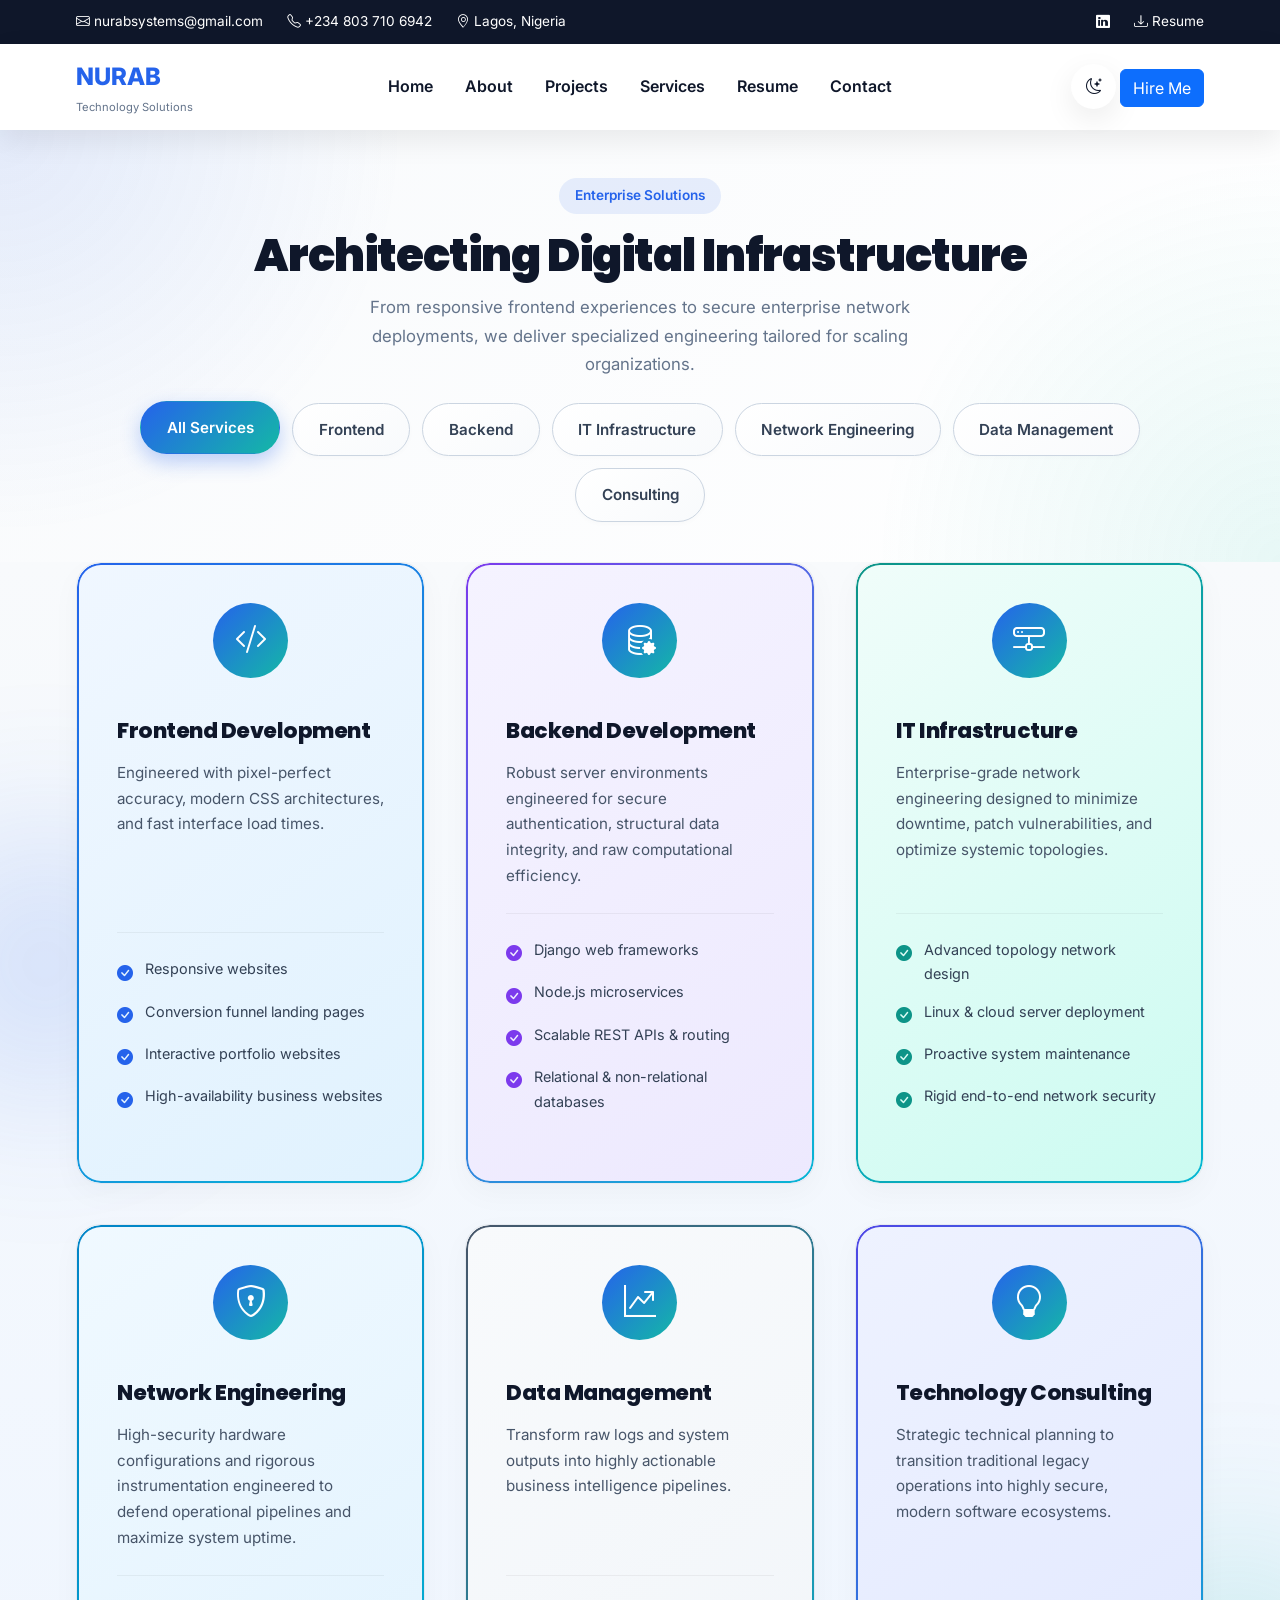
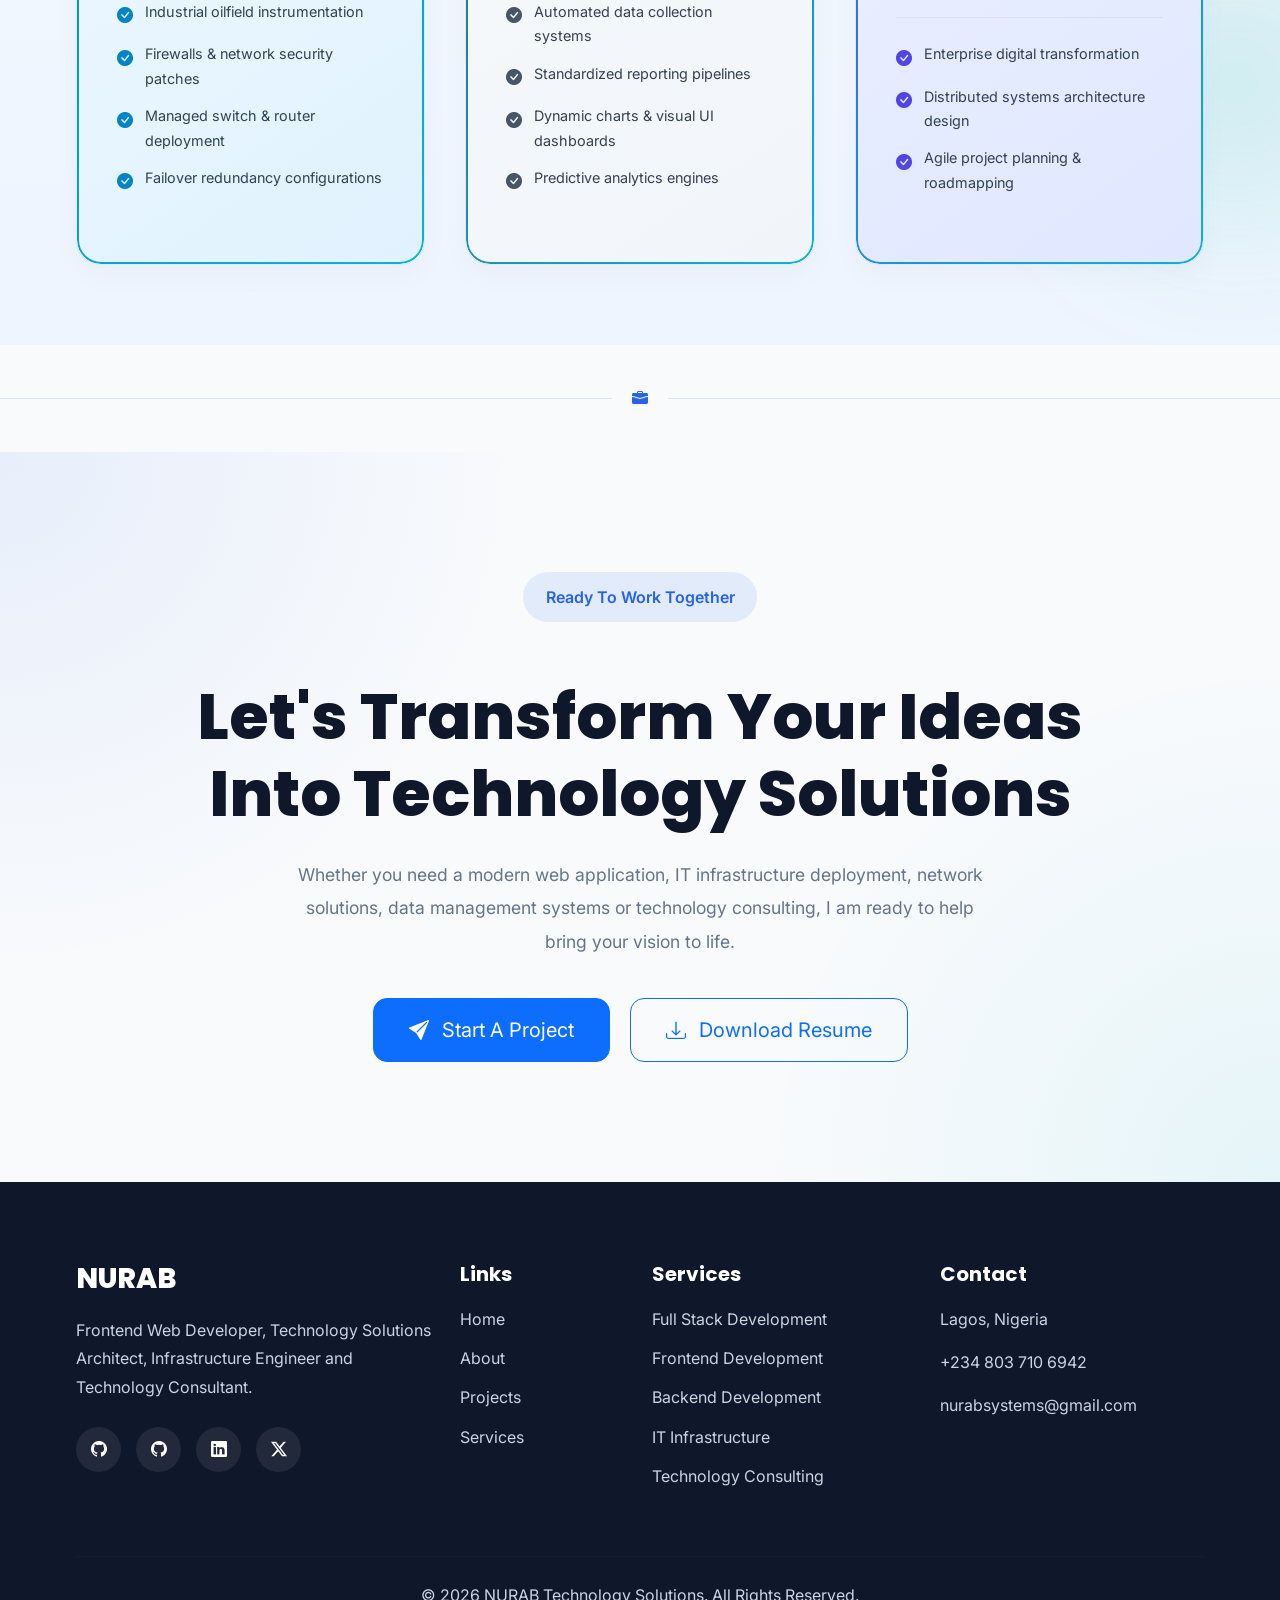
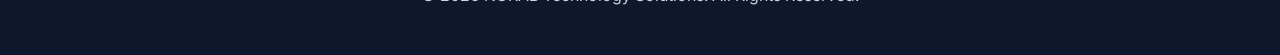
<file: services.html>
<!doctype html>
<html lang="en">
  <head>
    <!-- Character Encoding -->
    <meta charset="UTF-8" />

    <!-- Responsive -->
    <meta name="viewport" content="width=device-width, initial-scale=1.0" />

    <!-- SEO -->
    <meta
      name="description"
      content="Nurudeen AbdulSalam Professional Portfolio"
    />
    <meta name="author" content="Nurudeen AbdulSalam" />
    <meta name="theme-color" content="#2563eb" />
    <meta property="og:title" content="Nurudeen AbdulSalam Portfolio" />
    <meta
      property="og:description"
      content="Technology Consultant, IT Infrastructure Specialist and Web Developer"
    />
    <meta property="og:image" content="assets/images/profile-photo.jpg" />
    <link rel="icon" type="image/png" href="assets/images/favicon.png" />

    <!-- Page Title -->
    <title>NURAB Technology Solutions</title>

    <!-- Google Fonts -->
    <link rel="preconnect" href="https://fonts.googleapis.com" />
    <link rel="preconnect" href="https://fonts.gstatic.com" crossorigin />
    <link
      href="https://fonts.googleapis.com/css2?family=Inter:wght@300;400;500;600;700&family=Poppins:wght@400;500;600;700;800&display=swap"
      rel="stylesheet"
    />

    <!-- Bootstrap -->
    <link
      href="https://cdn.jsdelivr.net/npm/bootstrap@5.3.8/dist/css/bootstrap.min.css"
      rel="stylesheet"
    />

    <!-- Bootstrap Icons -->
    <link
      href="https://cdn.jsdelivr.net/npm/bootstrap-icons@1.13.1/font/bootstrap-icons.css"
      rel="stylesheet"
    />

    <!-- AOS -->
    <link href="https://unpkg.com/aos@2.3.4/dist/aos.css" rel="stylesheet" />

    <!-- Custom CSS -->
    <link rel="stylesheet" href="assets/css/style.css" />

    <link rel="stylesheet" href="assets/css/services.css" />
  </head>

  <body>
    <div class="scroll-progress-container">
      <div class="scroll-progress-bar" id="scrollProgressBar"></div>
    </div>

    <!-- HEADER GOES HERE -->
    <div class="top-bar d-none d-lg-block">
      <div class="container">
        <div class="top-bar-content">
          <div class="top-left">
            <span>
              <i class="bi bi-envelope"></i>
              nurabsystems@gmail.com
            </span>
            <span>
              <i class="bi bi-telephone"></i>
              +234 803 710 6942
            </span>
            <span>
              <i class="bi bi-geo-alt"></i>
              Lagos, Nigeria
            </span>
          </div>

          <div class="top-right">
            <a href="https://www.linkedin.com/in/nurudeen-abdulsalam-6b237b4b/"
              ><i class="bi bi-linkedin"></i
            ></a>
            <a href="resume.html">
              <i class="bi bi-download"></i>
              Resume
            </a>
          </div>
        </div>
      </div>
    </div>

    <nav class="navbar navbar-expand-lg custom-navbar sticky-top">
      <div class="container">
        <!-- Logo -->
        <a class="navbar-brand" href="index.html">
          <span class="brand-main">NURAB</span>
          <span class="brand-sub">Technology Solutions</span>
        </a>

        <!-- Mobile Toggle -->
        <button
          class="navbar-toggler"
          type="button"
          data-bs-toggle="offcanvas"
          data-bs-target="#mobileMenu"
        >
          <i class="bi bi-list"></i>
        </button>

        <!-- Desktop Menu -->
        <div class="collapse navbar-collapse">
          <ul class="navbar-nav mx-auto">
            <li class="nav-item">
              <a href="index.html" class="nav-link">Home</a>
            </li>
            <li class="nav-item">
              <a href="about.html" class="nav-link">About</a>
            </li>
            <li class="nav-item">
              <a href="projects.html" class="nav-link">Projects</a>
            </li>
            <li class="nav-item">
              <a href="services.html" class="nav-link">Services</a>
            </li>
            <li class="nav-item">
              <a href="resume.html" class="nav-link">Resume</a>
            </li>
            <li class="nav-item">
              <a href="contact.html" class="nav-link">Contact</a>
            </li>
          </ul>

          <!-- Right Actions -->
          <div class="navbar-actions">
            <button id="themeToggle" class="theme-toggle-btn">
              <i class="bi bi-moon-stars"></i>
            </button>
            <a href="contact.html" class="btn btn-primary">Hire Me</a>
          </div>
        </div>
      </div>
    </nav>

    <div class="offcanvas offcanvas-end" tabindex="-1" id="mobileMenu">
      <div class="offcanvas-header">
        <h5>NURAB</h5>
        <button
          type="button"
          class="btn-close"
          data-bs-dismiss="offcanvas"
        ></button>
      </div>

      <div class="offcanvas-body">
        <ul class="navbar-nav">
          <li><a href="index.html" class="nav-link">Home</a></li>
          <li><a href="about.html" class="nav-link">About</a></li>
          <li><a href="projects.html" class="nav-link">Projects</a></li>
          <li><a href="services.html" class="nav-link">Services</a></li>
          <li><a href="resume.html" class="nav-link">Resume</a></li>
          <li><a href="contact.html" class="nav-link">Contact</a></li>
        </ul>
      </div>
    </div>

    <main>
      <!-- PAGE HERO -->
      <section class="page-hero">
        <div class="container">
          <span class="section-badge">Enterprise Solutions</span>
          <h1 class="page-title">Architecting Digital Infrastructure</h1>
          <p class="page-subtitle">
            From responsive frontend experiences to secure enterprise network
            deployments, we deliver specialized engineering tailored for scaling
            organizations.
          </p>

          <!-- Category Filter Control Hub -->
          <div class="filter-controls">
            <button class="filter-btn active" data-filter="all">
              All Services
            </button>
            <button class="filter-btn" data-filter="frontend">Frontend</button>
            <button class="filter-btn" data-filter="backend">Backend</button>
            <button class="filter-btn" data-filter="infrastructure">
              IT Infrastructure
            </button>
            <button class="filter-btn" data-filter="network">
              Network Engineering
            </button>
            <button class="filter-btn" data-filter="data">
              Data Management
            </button>
            <button class="filter-btn" data-filter="consulting">
              Consulting
            </button>
          </div>
        </div>
      </section>

      <!-- SERVICES GRID SECTION -->
      <section class="services-grid-section">
        <!-- Floating Ambient Decorative Orbs -->
        <div class="career-orb orb-left"></div>
        <div class="career-orb orb-right"></div>

        <div class="container grid-layout">
          <!-- Card 1: Frontend Development -->
          <div
            class="highlight-card reveal-card active"
            data-category="frontend"
          >
            <div class="highlight-icon">
              <i class="bi bi-code-slash"></i>
            </div>
            <h4>Frontend Development</h4>
            <p>
              Engineered with pixel-perfect accuracy, modern CSS architectures,
              and fast interface load times.
            </p>
            <ul class="service-capabilities-list">
              <li>
                <i class="bi bi-check-circle-fill"></i> Responsive websites
              </li>
              <li>
                <i class="bi bi-check-circle-fill"></i> Conversion funnel
                landing pages
              </li>
              <li>
                <i class="bi bi-check-circle-fill"></i> Interactive portfolio
                websites
              </li>
              <li>
                <i class="bi bi-check-circle-fill"></i> High-availability
                business websites
              </li>
            </ul>
          </div>

          <!-- Card 2: Backend Development -->
          <div
            class="highlight-card reveal-card active"
            data-category="backend"
          >
            <div class="highlight-icon">
              <i class="bi bi-database-gear"></i>
            </div>
            <h4>Backend Development</h4>
            <p>
              Robust server environments engineered for secure authentication,
              structural data integrity, and raw computational efficiency.
            </p>
            <ul class="service-capabilities-list">
              <li>
                <i class="bi bi-check-circle-fill"></i> Django web frameworks
              </li>
              <li>
                <i class="bi bi-check-circle-fill"></i> Node.js microservices
              </li>
              <li>
                <i class="bi bi-check-circle-fill"></i> Scalable REST APIs &
                routing
              </li>
              <li>
                <i class="bi bi-check-circle-fill"></i> Relational &
                non-relational databases
              </li>
            </ul>
          </div>

          <!-- Card 3: IT Infrastructure -->
          <div
            class="highlight-card reveal-card active"
            data-category="infrastructure"
          >
            <div class="highlight-icon">
              <i class="bi bi-hdd-network"></i>
            </div>
            <h4>IT Infrastructure</h4>
            <p>
              Enterprise-grade network engineering designed to minimize
              downtime, patch vulnerabilities, and optimize systemic topologies.
            </p>
            <ul class="service-capabilities-list">
              <li>
                <i class="bi bi-check-circle-fill"></i> Advanced topology
                network design
              </li>
              <li>
                <i class="bi bi-check-circle-fill"></i> Linux & cloud server
                deployment
              </li>
              <li>
                <i class="bi bi-check-circle-fill"></i> Proactive system
                maintenance
              </li>
              <li>
                <i class="bi bi-check-circle-fill"></i> Rigid end-to-end network
                security
              </li>
            </ul>
          </div>

          <!-- Card 4: Network Engineering -->
          <div
            class="highlight-card reveal-card active"
            data-category="network"
          >
            <div class="highlight-icon">
              <i class="bi bi-shield-lock"></i>
            </div>
            <h4>Network Engineering</h4>
            <p>
              High-security hardware configurations and rigorous instrumentation
              engineered to defend operational pipelines and maximize system
              uptime.
            </p>
            <ul class="service-capabilities-list">
              <li>
                <i class="bi bi-check-circle-fill"></i> Industrial oilfield
                instrumentation
              </li>
              <li>
                <i class="bi bi-check-circle-fill"></i> Firewalls & network
                security patches
              </li>
              <li>
                <i class="bi bi-check-circle-fill"></i> Managed switch & router
                deployment
              </li>
              <li>
                <i class="bi bi-check-circle-fill"></i> Failover redundancy
                configurations
              </li>
            </ul>
          </div>

          <!-- Card 5: Data Management -->
          <div class="highlight-card reveal-card active" data-category="data">
            <div class="highlight-icon">
              <i class="bi bi-graph-up-arrow"></i>
            </div>
            <h4>Data Management</h4>
            <p>
              Transform raw logs and system outputs into highly actionable
              business intelligence pipelines.
            </p>
            <ul class="service-capabilities-list">
              <li>
                <i class="bi bi-check-circle-fill"></i> Automated data
                collection systems
              </li>
              <li>
                <i class="bi bi-check-circle-fill"></i> Standardized reporting
                pipelines
              </li>
              <li>
                <i class="bi bi-check-circle-fill"></i> Dynamic charts & visual
                UI dashboards
              </li>
              <li>
                <i class="bi bi-check-circle-fill"></i> Predictive analytics
                engines
              </li>
            </ul>
          </div>

          <!-- Card 6: Technology Consulting -->
          <div
            class="highlight-card reveal-card active"
            data-category="consulting"
          >
            <div class="highlight-icon">
              <i class="bi bi-lightbulb"></i>
            </div>
            <h4>Technology Consulting</h4>
            <p>
              Strategic technical planning to transition traditional legacy
              operations into highly secure, modern software ecosystems.
            </p>
            <ul class="service-capabilities-list">
              <li>
                <i class="bi bi-check-circle-fill"></i> Enterprise digital
                transformation
              </li>
              <li>
                <i class="bi bi-check-circle-fill"></i> Distributed systems
                architecture design
              </li>
              <li>
                <i class="bi bi-check-circle-fill"></i> Agile project planning &
                roadmapping
              </li>
            </ul>
          </div>
        </div>
      </section>

      <!-- SECTION DIVIDER -->
      <div class="section-divider">
        <span><i class="bi bi-briefcase-fill"></i></span>
      </div>

      <section class="cta-section">
        <div class="container">
          <div class="cta-wrapper reveal-card">
            <span class="section-badge"> Ready To Work Together </span>

            <h2 class="cta-title">
              Let's Transform Your Ideas Into Technology Solutions
            </h2>

            <p class="cta-text">
              Whether you need a modern web application, IT infrastructure
              deployment, network solutions, data management systems or
              technology consulting, I am ready to help bring your vision to
              life.
            </p>

            <div class="cta-buttons">
              <a href="contact.html" class="btn btn-primary btn-lg">
                <i class="bi bi-send-fill me-2"></i>
                Start A Project
              </a>

              <a href="resume.html" class="btn btn-outline-primary btn-lg">
                <i class="bi bi-download me-2"></i>
                Download Resume
              </a>
            </div>
          </div>
        </div>
      </section>
    </main>

    <!--FOOTER GOES HERE-->

    <footer class="footer">
      <div class="container">
        <div class="row gy-5">
          <!-- Brand -->

          <div class="col-lg-4">
            <h3 class="footer-logo">NURAB</h3>

            <p class="footer-desc">
              Frontend Web Developer, Technology Solutions Architect,
              Infrastructure Engineer and Technology Consultant.
            </p>

            <div class="footer-social">
               <a href="https://github.com/nurabsystems?tab=repositories">
                <i class="bi bi-github"></i>
              </a>

              <a href="https://github.com/remotedevpro?tab=repositories">
                <i class="bi bi-github"></i>
              </a>

              <a
                href="https://www.linkedin.com/in/nurudeen-abdulsalam-6b237b4b/"
              >
                <i class="bi bi-linkedin"></i>
              </a>

              <a href="https://x.com/Nurudeen900">
                <i class="bi bi-twitter-x"></i>
              </a>
            </div>
          </div>

          <!-- Quick Links -->

          <div class="col-lg-2">
            <h5>Links</h5>

            <ul>
              <li><a href="index.html">Home</a></li>

              <li><a href="about.html">About</a></li>

              <li><a href="projects.html">Projects</a></li>

              <li><a href="services.html">Services</a></li>
            </ul>
          </div>

          <!-- Services -->

          <div class="col-lg-3">
            <h5>Services</h5>

            <ul>
              <li>Full Stack Development</li>

              <li>Frontend Development</li>

              <li>Backend Development</li>

              <li>IT Infrastructure</li>

              <li>Technology Consulting</li>
            </ul>
          </div>

          <!-- Contact -->

          <div class="col-lg-3">
            <h5>Contact</h5>

            <p>Lagos, Nigeria</p>

            <p>+234 803 710 6942</p>

            <p>nurabsystems@gmail.com</p>
          </div>
        </div>

        <hr />

        <div class="footer-bottom">
          <p>© 2026 NURAB Technology Solutions. All Rights Reserved.</p>
        </div>
      </div>
    </footer>

    <!-- Bootstrap -->
    <script src="https://cdn.jsdelivr.net/npm/bootstrap@5.3.8/dist/js/bootstrap.bundle.min.js"></script>

    <!-- AOS -->
    <script src="https://unpkg.com/aos@2.3.4/dist/aos.js"></script>

    <!-- Main JS -->
    <script src="assets/js/portfolio-script.js"></script>

    <script src="assets/js/services.js"></script>
  </body>
</html>
</file>
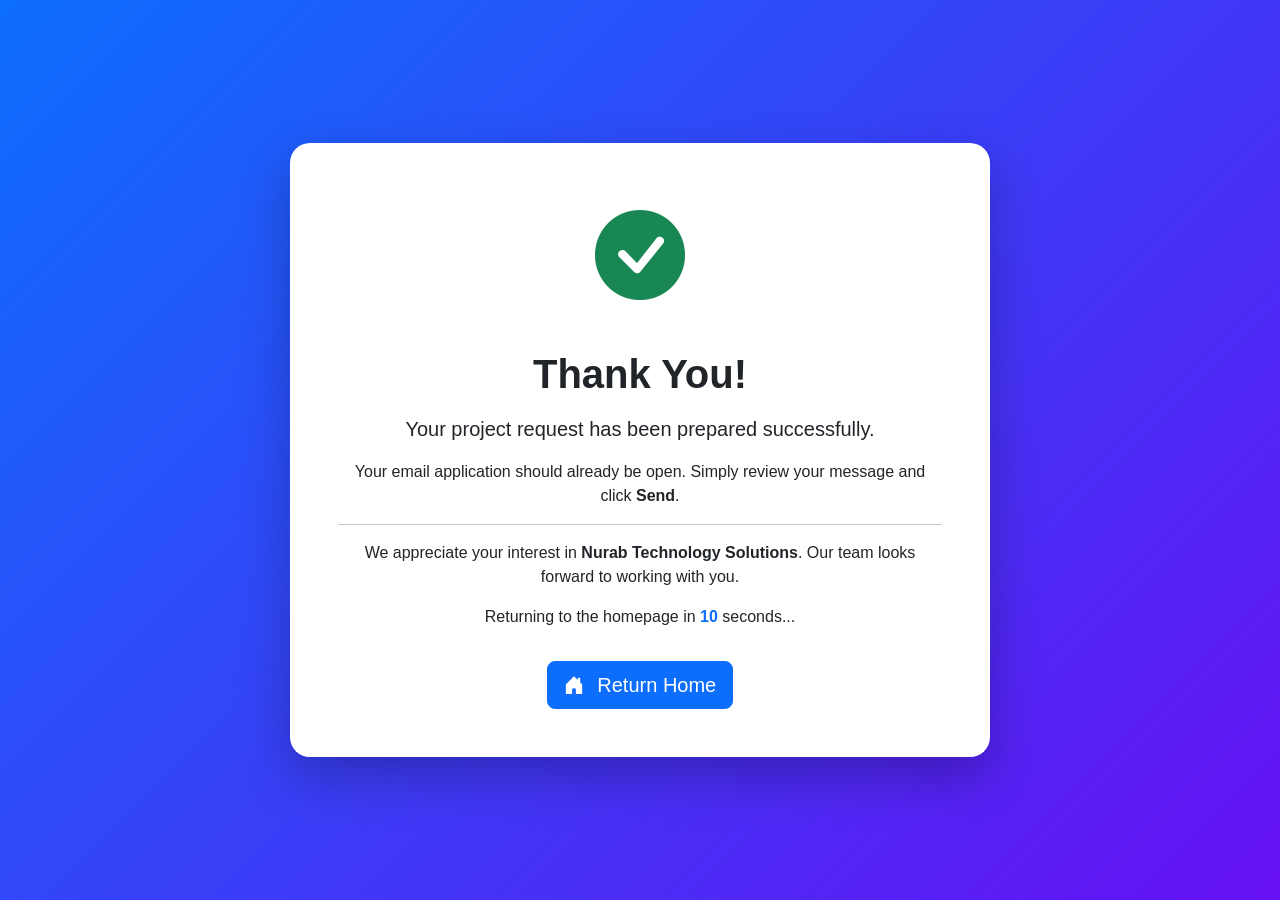
<file: thankyou.html>
<!doctype html>
<html lang="en">
  <head>
    <meta charset="UTF-8" />

    <meta name="viewport" content="width=device-width, initial-scale=1.0" />

    <title>Thank You | NextGen Developers</title>

    <link
      href="https://cdn.jsdelivr.net/npm/bootstrap@5.3.3/dist/css/bootstrap.min.css"
      rel="stylesheet"
    />

    <link
      rel="stylesheet"
      href="https://cdn.jsdelivr.net/npm/bootstrap-icons@1.11.3/font/bootstrap-icons.min.css"
    />

    <style>
      body {
        min-height: 100vh;

        display: flex;

        justify-content: center;

        align-items: center;

        background: linear-gradient(135deg, #0d6efd, #6610f2);

        font-family:
          Segoe UI,
          Tahoma,
          Geneva,
          Verdana,
          sans-serif;
      }

      .thankyou-card {
        max-width: 700px;

        width: 95%;

        border: none;

        border-radius: 20px;

        box-shadow: 0 20px 50px rgba(0, 0, 0, 0.25);

        animation: fadeIn 0.8s ease;
      }

      .success-icon {
        font-size: 90px;

        color: #198754;

        animation: bounce 1.2s infinite alternate;
      }

      @keyframes bounce {
        from {
          transform: translateY(0);
        }

        to {
          transform: translateY(-12px);
        }
      }

      @keyframes fadeIn {
        from {
          opacity: 0;

          transform: translateY(40px);
        }

        to {
          opacity: 1;

          transform: translateY(0);
        }
      }

      h1 {
        font-weight: 700;
      }

      .countdown {
        font-weight: bold;

        color: #0d6efd;
      }
    </style>
  </head>

  <body>
    <div class="card thankyou-card">
      <div class="card-body text-center p-5">
        <i class="bi bi-check-circle-fill success-icon"></i>

        <h1 class="mt-4 mb-3">Thank You!</h1>

        <p class="lead">Your project request has been prepared successfully.</p>

        <p>
          Your email application should already be open. Simply review your
          message and click

          <strong>Send</strong>.
        </p>

        <hr />

        <p>
          We appreciate your interest in

          <strong>Nurab Technology Solutions</strong>. Our team looks forward to working
          with you.
        </p>

        <p>
          Returning to the homepage in

          <span id="countdown" class="countdown"> 10 </span>

          seconds...
        </p>

        <a href="index.html" class="btn btn-primary btn-lg mt-3">
          <i class="bi bi-house-door-fill me-2"></i>

          Return Home
        </a>
      </div>
    </div>

    <script>
      let seconds = 10;

      const countdown = document.getElementById("countdown");

      const timer = setInterval(function () {
        seconds--;

        countdown.textContent = seconds;

        if (seconds <= 0) {
          clearInterval(timer);

          window.location.href = "index.html";
        }
      }, 1000);
    </script>
  </body>
</html>
</file>
<file: assets/css/style.css>
/* ===================================
   RESET & FOUNDATION
=================================== */

*,
*::before,
*::after {
  margin: 0;
  padding: 0;
  box-sizing: border-box;
}

html {
  scroll-behavior: smooth;
}

body {
  overflow-x: hidden;
  font-family: "Inter", sans-serif;
  background: var(--bg);
  color: var(--text);
  transition: 0.4s ease;
  line-height: 1.7;
}

/* ===================================
   ROOT VARIABLES
=================================== */

:root {
  --primary: #2563eb;
  --secondary: #0ea5e9;
  --accent: #14b8a6;
  --bg: #f8fafc;
  --surface: #ffffff;
  --text: #0f172a;
  --muted: #64748b;
  --shadow: 0 10px 30px rgba(0, 0, 0, 0.08);
  --transition: 0.3s ease;
}

/* DARK MODE */
[data-theme="dark"] {
  --primary: #3b82f6;
  --secondary: #38bdf8;
  --accent: #2dd4bf;
  --bg: #020617;
  --surface: #0f172a;
  --text: #f8fafc;
  --muted: #94a3b8;
  --shadow: 0 10px 30px rgba(0, 0, 0, 0.35);
}
/*LIGHT THEME*/
:root {
  --card-bg: #ffffff;
  --text-color: #1f2937;
  --border-color: #e5e7eb;
  --shadow-md: 0 10px 30px rgba(0, 0, 0, 0.08);
}

/*DARK THEME*/
.dark-theme {
  --card-bg: #1e293b;
  --text-color: #f8fafc;
  --border-color: #334155;
  --shadow-md: 0 10px 30px rgba(0, 0, 0, 0.35);
}

/*BETTER DARK THEME*/
.dark-theme .tech-badge {
  background: rgba(15, 23, 42, 0.9);
  backdrop-filter: blur(12px);
  border: 1px solid rgba(59, 130, 246, 0.25);
  color: #f8fafc;
}

.tech-badge:hover {
  transform: translateY(-6px);
  box-shadow: 0 15px 35px rgba(37, 99, 235, 0.25);
}

/* HEADINGS */
h1,
h2,
h3,
h4,
h5,
h6 {
  font-family: "Poppins", sans-serif;
  font-weight: 700;
  color: var(--text);
}

/* LINKS */
a {
  text-decoration: none;
  transition: var(--transition);
}

/* SCROLL PROGRESS BAR */
.scroll-progress-container {
  position: fixed;
  top: 0;
  left: 0;
  width: 100%;
  height: 4px;
  z-index: 9999;
}

.scroll-progress-bar {
  width: 0;
  height: 100%;
  background: linear-gradient(90deg, var(--primary), var(--accent));
}

/* TOP BAR */
.top-bar {
  background: #0f172a;
  color: white;
  font-size: 0.85rem;
  padding: 0.65rem 0;
}

.top-bar-content {
  display: flex;
  justify-content: space-between;
  align-items: center;
}

.top-left,
.top-right {
  display: flex;
  gap: 1.5rem;
}

.top-right a {
  color: white;
}

/* NAVBAR FOUNDATION */

/*
.custom-navbar {
  background: rgba(255, 255, 255, 0.85);
  backdrop-filter: blur(12px);
  box-shadow: var(--shadow);
  transition: 0.4s ease;
}
*/

.custom-navbar {
  background: var(--surface);

  backdrop-filter: blur(12px);

  box-shadow: var(--shadow);
}

/* BRAND */
.navbar-brand {
  display: flex;
  flex-direction: column;
}

.brand-main {
  font-size: 1.5rem;
  font-weight: 800;
  color: var(--primary);
}

.brand-sub {
  font-size: 0.7rem;
  color: var(--muted);
}

/* NAV LINKS */
.nav-link {
  font-weight: 600;
  color: var(--text);
  margin: 0 0.5rem;
}

.nav-link:hover {
  color: var(--primary);
}

/* THEME TOGGLE */
.theme-toggle-btn {
  border: none;
  width: 45px;
  height: 45px;
  border-radius: 50%;
  background: var(--surface);
  color: var(--text);
  box-shadow: var(--shadow);
}

/* FOOTER FOUNDATION */
.footer-section {
  background: #0f172a;
  color: white;
  padding: 5rem 0;
}

.footer-section a {
  color: white;
}

/* ===================================
   HERO SECTION
=================================== */

.hero-section {
  min-height: 100vh;
  display: flex;
  align-items: center;
  position: relative;
  overflow: hidden;
  background:
    radial-gradient(
      circle at top left,
      rgba(37, 99, 235, 0.15),
      transparent 30%
    ),
    radial-gradient(
      circle at bottom right,
      rgba(20, 184, 166, 0.15),
      transparent 30%
    ),
    linear-gradient(135deg, var(--bg), var(--surface));
}

.hero-orb {
  position: absolute;
  border-radius: 50%;
  filter: blur(90px);
  opacity: 0.25;
  animation: floatOrb 12s infinite ease-in-out;
}

.orb-1 {
  width: 250px;
  height: 250px;
  background: #2563eb;
  top: 5%;
  left: -5%;
}

.orb-2 {
  width: 300px;
  height: 300px;
  background: #14b8a6;
  bottom: 10%;
  right: -5%;
}

.orb-3 {
  width: 180px;
  height: 180px;
  background: #7c3aed;
  top: 40%;
  left: 40%;
}

@keyframes floatOrb {
  0%,
  100% {
    transform: translateY(0);
  }
  50% {
    transform: translateY(-40px);
  }
}

.hero-badge {
  display: inline-flex;
  align-items: center;
  gap: 0.6rem;
  padding: 0.7rem 1rem;
  border-radius: 50px;
  background: rgba(37, 99, 235, 0.1);
  color: var(--primary);
  margin-bottom: 1.5rem;
}

.hero-title {
  font-size: clamp(3rem, 6vw, 4.8rem);
  font-weight: 900;
  background: linear-gradient(90deg, #2563eb, #14b8a6);
  -webkit-background-clip: text;
  background-clip: text;
  -webkit-text-fill-color: transparent;
}

.hero-role {
  min-height: 60px;
  color: var(--primary);
  font-weight: 700;
  margin-bottom: 1.5rem;
  font-size: 1.3rem;
}

.hero-description {
  max-width: 700px;
  margin: 2rem 0;
  color: var(--muted);
  font-size: 1.1rem;
}

.hero-buttons {
  display: flex;
  flex-wrap: wrap;
  gap: 1rem;
}

.hero-image {
  width: 100%;
  max-width: 420px;
  height: auto;
  aspect-ratio: 4 / 5;
  object-fit: cover;
  border-radius: 30px;
  border: 4px solid rgba(255, 255, 255, 0.4);
  box-shadow: var(--shadow);
  position: relative;
  z-index: 2;
  animation: float 5s ease-in-out infinite;
}

.hero-glow {
  position: absolute;
  width: 300px;
  height: 300px;
  background: var(--primary);
  filter: blur(120px);
  opacity: 0.25;
  z-index: 1;
}

@keyframes float {
  0%,
  100% {
    transform: translateY(0);
  }
  50% {
    transform: translateY(-20px);
  }
}

.trust-metrics {
  display: flex;
  flex-wrap: wrap;
  gap: 1rem;
  margin-top: 2rem;
}

.trust-metrics span {
  background: var(--surface);
  padding: 0.7rem 1rem;
  border-radius: 50px;
  box-shadow: var(--shadow);
}

.hero-image-wrapper {
  position: relative;
  display: inline-block;
}

.tech-badge {
  position: absolute;
  padding: 0.7rem 1rem;
  border-radius: 50px;
  background: var(--card-bg);
  color: var(--text-color);
  border: 1px solid var(--border-color);
  box-shadow: var(--shadow-md);
  backdrop-filter: blur(10px);

  font-size: 0.9rem;
  font-weight: 600;
  animation: floatBadge 4s ease-in-out infinite;
  z-index: 5;
}

.badge-html {
  top: 10%;
  left: -60px;
  animation-delay: 0s;
}

.badge-css {
  top: 45%;
  left: -50px;
  animation-delay: 0.5s;
}

.badge-js {
  top: 80%;
  left: -90px;
  animation-delay: 1s;
}

.badge-bs {
  top: 10%;
  right: -60px;
  animation-delay: 1.5s;
}

.badge-react {
  top: 45%;
  right: -50px;
  animation-delay: 2s;
}

.badge-node {
  bottom: 10%;
  right: -60px;
  animation-delay: 2.5s;
}

@keyframes floatBadge {
  0%,
  100% {
    transform: translateY(0);
  }
  50% {
    transform: translateY(-12px);
  }
}

/* ===================================
   STATISTICS SECTION
=================================== */

.stats-section {
 /* padding: 6rem 0;*/
  background: var(--surface);
  position: relative;
}

.stat-card {
  background: white;
  padding: 3rem 2rem;
  border-radius: 24px;
  text-align: center;
  box-shadow: 0 15px 40px rgba(0, 0, 0, 0.06);
  transition:
    transform 0.4s ease,
    box-shadow 0.4s ease;
  cursor: pointer;
  height: 100%;
}

.stat-card:hover {
  transform: translateY(-12px);
  box-shadow: 0 25px 50px rgba(37, 99, 235, 0.15);
}

.stat-card h2 {
  font-size: 3rem;
  font-weight: 800;
  color: var(--primary);
  margin-bottom: 1rem;
}

.stat-card p {
  color: var(--muted);
  margin-bottom: 0;
}

.stat-icon {
  width: 80px;
  height: 80px;
  margin: auto auto 1.5rem;
  display: flex;
  align-items: center;
  justify-content: center;
  border-radius: 50%;
  background: linear-gradient(135deg, var(--primary), var(--accent));
  color: white;
  font-size: 2rem;
}

/* ==========================================================================
   FEATURED EXPERTISE SECTION (Perfect Theme Synchronized)
   ========================================================================== */

.expertise-section {
  position: relative;
  padding: 8rem 0;
  /* Light theme background layout */
  background:
    radial-gradient(
      circle at top left,
      rgba(37, 99, 235, 0.08),
      transparent 35%
    ),
    radial-gradient(
      circle at bottom right,
      rgba(20, 184, 166, 0.08),
      transparent 35%
    ),
    linear-gradient(180deg, #e9f3fd, #faf2f2);
  overflow: hidden;
  transition:
    background 0.4s ease,
    color 0.4s ease;
}

/* --- Matches document.documentElement.setAttribute("data-theme", "dark") --- */
html[data-theme="dark"] .expertise-section {
  background:
    radial-gradient(
      circle at top left,
      rgba(37, 99, 235, 0.15),
      transparent 35%
    ),
    radial-gradient(
      circle at bottom right,
      rgba(20, 184, 166, 0.15),
      transparent 35%
    ),
    #0f172a; /* Custom dark theme deep slate background color */
}

/* --- Ambient Glow Circles --- */
.expertise-bg-circle {
  position: absolute;
  border-radius: 50%;
  filter: blur(120px);
  opacity: 0.15;
  pointer-events: none;
}

.circle-1 {
  width: 300px;
  height: 300px;
  background: #2563eb;
  top: 0;
  left: -100px;
}

.circle-2 {
  width: 350px;
  height: 350px;
  background: #14b8a6;
  bottom: -100px;
  right: -100px;
}

/* --- Layout Header Typography Components --- */
.section-header {
  max-width: 850px;
  margin: 0 auto 3rem;
}

.section-badge {
  display: inline-block;
  padding: 0.7rem 1.4rem;
  border-radius: 50px;
  background: rgba(37, 99, 235, 0.08);
  color: #2563eb;
  font-weight: 600;
  margin-bottom: 1rem;
}

.section-title {
  font-size: clamp(2.5rem, 5vw, 4.5rem);
  font-weight: 900;
  line-height: 1.05;
  letter-spacing: -2px;
  margin-bottom: 1rem;
  color: #1e293b; /* Light mode deep text */
  transition: color 0.3s ease;
}

html[data-theme="dark"] .section-title {
  color: #f8fafc; /* Dark mode stark layout heading color */
}

.section-description {
  max-width: 720px;
  margin: auto;
  font-size: 1.15rem;
  line-height: 1.9;
  color: #475569; /* Light mode subtle description */
  transition: color 0.3s ease;
}

html[data-theme="dark"] .section-description {
  color: #cbd5e1; /* Dark mode high-contrast body description */
}

/* --- Responsive Layout Cards --- */
.expertise-card {
  /* Default Light Mode Card Surface Styles */
  background: linear-gradient(
    180deg,
    rgba(204, 234, 252, 0.9),
    rgb(237, 250, 238)
  );
  backdrop-filter: blur(15px);
  -webkit-backdrop-filter: blur(15px);
  border: 1px solid rgba(37, 99, 235, 0.08);
  border-radius: 28px;
  padding: 2.8rem;
  height: 100%;
  position: relative;
  overflow: hidden;
  box-shadow: 0 20px 45px rgba(0, 0, 0, 0.05);
  transition: all 0.45s ease;
}

/* Dark Mode Card Background Updates */
html[data-theme="dark"] .expertise-card {
  background: linear-gradient(
    180deg,
    rgba(30, 41, 59, 0.75),
    rgba(15, 23, 42, 0.85)
  );
  border-color: rgba(255, 255, 255, 0.08);
  box-shadow: 0 20px 45px rgba(0, 0, 0, 0.4);
}

.expertise-card h4 {
  margin-bottom: 1rem;
  font-weight: 700;
  font-size: 1.4rem;
  color: #1e293b;
  transition: color 0.3s ease;
}

html[data-theme="dark"] .expertise-card h4 {
  color: #ffffff;
}

.expertise-card p {
  color: #475569;
  line-height: 1.8;
  margin-bottom: 0;
  transition: color 0.3s ease;
}

html[data-theme="dark"] .expertise-card p {
  color: #94a3b8;
}

/* --- Dynamic Hover States --- */
.expertise-card:hover {
  transform: translateY(-12px);
  box-shadow: 0 30px 60px rgba(37, 99, 235, 0.18);
}

html[data-theme="dark"] .expertise-card:hover {
  box-shadow:
    0 30px 60px rgba(0, 0, 0, 0.6),
    0 0 20px rgba(37, 99, 235, 0.2);
  border-color: rgba(37, 99, 235, 0.4);
}

/* --- Card Border Gradient Effects --- */
.expertise-card::after {
  content: "";
  position: absolute;
  inset: 0;
  border-radius: 28px;
  padding: 1px;
  background: linear-gradient(135deg, #2563eb, #14b8a6);
  -webkit-mask:
    linear-gradient(#fff 0 0) content-box,
    linear-gradient(#fff 0 0);
  -webkit-mask-composite: xor;
  mask:
    linear-gradient(#fff 0 0) content-box,
    linear-gradient(#fff 0 0);
  mask-composite: exclude;
  opacity: 0;
  transition: opacity 0.4s ease;
  pointer-events: none;
}

.expertise-card:hover::after {
  opacity: 1;
}

.expertise-icon {
  width: 75px;
  height: 75px;
  border-radius: 20px;
  display: flex;
  align-items: center;
  justify-content: center;
  background: linear-gradient(135deg, #2563eb, #14b8a6);
  color: #ffffff;
  font-size: 2rem;
  margin-bottom: 1.5rem;
  transition: 0.4s ease;
}

.expertise-card:hover .expertise-icon {
  transform: rotate(8deg) scale(1.1);
}

/* --- Custom Geometric Numerals background decoration --- */
.card-number {
  position: absolute;
  top: 20px;
  right: 25px;
  font-size: 4rem;
  font-weight: 800;
  color: #2563eb;
  opacity: 0.05;
  transition: all 0.4s ease;
  user-select: none;
  pointer-events: none;
}

html[data-theme="dark"] .card-number {
  color: #60a5fa;
  opacity: 0.04;
}

.expertise-card:hover .card-number {
  transform: scale(1.12);
  opacity: 0.12;
}

/* --- Animations Intersection Rules Safeties --- */
.reveal-card {
  transition:
    opacity 0.8s ease,
    transform 0.8s ease;
}

/* ==========================================================================
   FEATURED PROJECTS (Theme-Toggle Adaptive System)
   ========================================================================== */

.projects-section {
  padding: 60px 0;
  /* Light mode baseline layout background */
  background: linear-gradient(180deg, #ffffff, #f8fbff);
  position: relative;
  overflow: hidden;
  transition: background 0.4s ease;
}

/* --- Synchronized Dark Theme Page Override --- */
html[data-theme="dark"] .projects-section {
  background: linear-gradient(180deg, #0f172a, #0b1324);
}

.projects-section::before {
  content: "";
  position: absolute;
  width: 500px;
  height: 500px;
  background: #2563eb;
  filter: blur(180px);
  opacity: 0.08;
  top: -150px;
  left: -100px;
  pointer-events: none;
}

html[data-theme="dark"] .projects-section::before {
  opacity: 0.15; /* Slightly higher glow visibility on dark backgrounds */
}

.section-header {
  max-width: 850px;
  margin: auto;
  margin-bottom: 70px;
}

.section-badge {
  display: inline-block;
  padding: 0.7rem 1.4rem;
  border-radius: 50px;
  background: rgba(37, 99, 235, 0.1);
  color: var(--primary);
  font-weight: 600;
  margin-bottom: 1.5rem;
}

.section-title {
  font-size: clamp(2.5rem, 5vw, 4rem);
  font-weight: 800;
  margin-bottom: 1rem;
  color: #0f172a; /* Light Mode Heading Color */
  transition: color 0.3s ease;
}

html[data-theme="dark"] .section-title {
  color: #f8fafc; /* Dark Mode Off-White Heading */
}

.section-subtitle {
  color: var(--muted);
  font-size: 1.15rem;
  max-width: 750px;
  margin: auto;
}

/* ==========================================================================
   PROJECT CARDS
   ========================================================================== */

.project-card {
  background: white; /* Light Mode Base Card Surface */
  border-radius: 28px;
  overflow: hidden;
  position: relative;
  box-shadow: 0 15px 40px rgba(0, 0, 0, 0.08);
  transition:
    transform 0.4s ease,
    box-shadow 0.4s ease,
    background 0.4s ease;
  transform-style: preserve-3d;
  height: 100%;
}

/* Dark Mode Card Surface Override */
html[data-theme="dark"] .project-card {
  background: #1e293b;
  box-shadow: 0 15px 40px rgba(0, 0, 0, 0.3);
}

.project-card:hover {
  transform: translateY(-18px) scale(1.02);
  box-shadow: 0 30px 80px rgba(37, 99, 235, 0.18);
}

html[data-theme="dark"] .project-card:hover {
  box-shadow:
    0 30px 80px rgba(0, 0, 0, 0.5),
    0 0 20px rgba(37, 99, 235, 0.1);
}

/* 3D Dynamic Outer Border Accent */
.project-card::before {
  content: "";
  position: absolute;
  inset: -1px;
  border-radius: 30px;
  background: linear-gradient(135deg, #2563eb, #14b8a6, #7c3aed);
  z-index: -1;
  opacity: 0;
  transition: opacity 0.4s ease;
}

.project-card:hover::before {
  opacity: 1;
}

.featured-tag {
  position: absolute;
  top: 15px;
  right: 15px;
  background: linear-gradient(135deg, #f59e0b, #f97316);
  color: white;
  padding: 0.4rem 0.9rem;
  border-radius: 30px;
  font-size: 0.8rem;
  font-weight: 700;
  z-index: 10;
}

/* --- IMAGE SYSTEM --- */

.project-image {
  position: relative;
  overflow: hidden;
  height: 240px;
  padding: 14px;
  background: #f8fafc; /* Light Mode Inner Frame */
  transition: background 0.4s ease;
}

html[data-theme="dark"] .project-image {
  background: #151f32; /* Contrast frame base inside dark cards */
}

.project-image img {
  width: 100%;
  height: 100%;
  object-fit: cover;
  border-radius: 18px;
  transition: transform 0.6s ease;
}

.project-card:hover img {
  transform: scale(1.08);
}

/* --- INTERACTIVE ACTION OVERLAY --- */

.project-overlay {
  position: absolute;
  inset: 0;
  background: rgba(15, 23, 42, 0.75);
  display: flex;
  justify-content: center;
  align-items: center;
  opacity: 0;
  transition: opacity 0.4s ease;
  z-index: 5;
}

.project-card:hover .project-overlay {
  opacity: 1;
}

.project-btn {
  background: white;
  color: #111;
  padding: 0.8rem 1.4rem;
  border-radius: 50px;
  font-weight: 600;
  transition:
    background 0.2s ease,
    transform 0.2s ease;
}

.project-btn:hover {
  background: #f1f5f9;
  transform: scale(1.05);
}

/* --- TYPOGRAPHY AND INNER CONTENT --- */

.project-content h3 {
  margin: 1rem 0;
  font-size: 1.5rem;
  font-weight: 700;
  padding: 2rem 2rem 0 2rem; /* Adjusted padding to fix internal spacing */
  color: #0f172a;
  transition: color 0.3s ease;
}

html[data-theme="dark"] .project-content h3 {
  color: #f1f5f9;
}

.project-content p {
  color: var(--muted);
  min-height: 90px;
  padding: 0 2rem 1.5rem 2rem;
}

/* --- TECHNICAL STACK TAGS --- */

.project-tags {
  display: flex;
  flex-wrap: wrap;
  gap: 0.5rem;
  padding: 0 2rem;
}

.project-tags span {
  background: #eef4ff; /* Light mode badge surface */
  color: var(--primary);
  padding: 0.4rem 0.8rem;
  border-radius: 50px;
  font-size: 0.85rem;
  font-weight: 600;
  transition:
    background 0.3s ease,
    color 0.3s ease;
}

html[data-theme="dark"] .project-tags span {
  background: rgba(37, 99, 235, 0.15); /* Tinted subtle tag shape */
  color: #60a5fa; /* Elevated bright blue for dark readable contrast */
}

/* --- ACTIONS AND FOOTER INTERFACE --- */

.project-footer {
  display: flex;
  gap: 1rem;
  margin-top: 1.5rem;
  padding: 0 2rem 2rem 2rem;
}

.project-actions {
  display: flex;
  gap: 1rem;
  margin-top: 1.5rem;
  padding: 0 2rem 2rem 2rem;
  width: 100%;
}

.project-actions .btn {
  display: flex;
  align-items: center;
  justify-content: center;
  gap: 0.6rem;
  padding: 0.9rem 1.4rem;
  border-radius: 12px;
  font-weight: 600;
  transition:
    transform 0.35s ease,
    background 0.3s ease,
    color 0.3s ease;
  flex: 1;
}

.project-actions .btn:hover {
  transform: translateY(-3px);
}

/* --- BOTTOM UTILITY CALL-TO-ACTION --- */

.projects-cta {
  text-align: center;
  margin-top: 5rem;
}

.btn-view-all {
  display: inline-flex;
  gap: 0.8rem;
  align-items: center;
  padding: 1rem 2rem;
  border-radius: 60px;
  background: linear-gradient(135deg, var(--primary), var(--accent));
  color: white;
  font-weight: 700;
  transition:
    transform 0.4s ease,
    box-shadow 0.4s ease;
}

.btn-view-all:hover {
  transform: translateY(-5px);
  box-shadow: 0 10px 25px rgba(37, 99, 235, 0.3);
}

/* ==========================================================================
   WHY CHOOSE ME (Theme-Toggle Adaptive System)
   ========================================================================== */

.why-choose-section {
  padding-top: 80px;
  padding-bottom: 110px;
  margin-top: -40px;
  position: relative;
  z-index: 2;
  overflow: hidden;
  /* Light mode baseline layout background */
  background:
    radial-gradient(
      circle at top left,
      rgba(37, 99, 235, 0.08),
      transparent 35%
    ),
    radial-gradient(
      circle at bottom right,
      rgba(20, 184, 166, 0.08),
      transparent 35%
    ),
    linear-gradient(135deg, #f8fbff, #eef6ff);
  transition: background 0.4s ease;
}

/* --- Synchronized Dark Theme Page Override --- */
html[data-theme="dark"] .why-choose-section {
  background:
    radial-gradient(
      circle at top left,
      rgba(37, 99, 235, 0.12),
      transparent 35%
    ),
    radial-gradient(
      circle at bottom right,
      rgba(20, 184, 166, 0.12),
      transparent 35%
    ),
    linear-gradient(135deg, #0f172a, #0b1324);
}

/* --- Technical Grid System Background --- */
.why-choose-section::before {
  content: "";
  position: absolute;
  inset: 0;
  background-image:
    linear-gradient(rgba(37, 99, 235, 0.04) 1px, transparent 1px),
    linear-gradient(90deg, rgba(37, 99, 235, 0.04) 1px, transparent 1px);
  background-size: 50px 50px;
  pointer-events: none;
  z-index: 1;
  transition: opacity 0.3s ease;
}

html[data-theme="dark"] .why-choose-section::before {
  background-image:
    linear-gradient(rgba(37, 99, 235, 0.06) 1px, transparent 1px),
    linear-gradient(90deg, rgba(37, 99, 235, 0.06) 1px, transparent 1px);
}

/* --- Atmospheric Ambient Orbs --- */
.why-choose-section::after {
  content: "";
  position: absolute;
  width: 300px;
  height: 300px;
  border-radius: 50%;
  background: #14b8a6;
  filter: blur(140px);
  opacity: 0.08;
  bottom: -100px;
  left: -100px;
  pointer-events: none;
}

html[data-theme="dark"] .why-choose-section::after {
  opacity: 0.12;
}

/* ==========================================================================
   FROSTED GLASS CARD MODULES
   ========================================================================== */

.why-card {
  position: relative;
  z-index: 2;
  height: 100%;
  padding: 2.5rem;
  border-radius: 30px;
  text-align: center;
  /* Light Mode Frosted Glass Effect */
  background: rgba(255, 255, 255, 0.75);
  backdrop-filter: blur(14px);
  -webkit-backdrop-filter: blur(14px); /* Safari support */
  border: 1px solid rgba(255, 255, 255, 0.7);
  box-shadow: 0 15px 40px rgba(0, 0, 0, 0.06);
  overflow: hidden;
  transition:
    transform 0.45s ease,
    box-shadow 0.45s ease,
    background 0.4s ease,
    border-color 0.4s ease;
}

/* Dark Mode Tinted Frosted Surface Override */
html[data-theme="dark"] .why-card {
  background: rgba(30, 41, 59, 0.65);
  border: 1px solid rgba(255, 255, 255, 0.08);
  box-shadow: 0 15px 40px rgba(0, 0, 0, 0.3);
}

.why-card:hover {
  transform: translateY(-12px);
  box-shadow: 0 25px 60px rgba(37, 99, 235, 0.15);
}

html[data-theme="dark"] .why-card:hover {
  box-shadow:
    0 25px 60px rgba(0, 0, 0, 0.5),
    0 0 20px rgba(37, 99, 235, 0.1);
  border-color: rgba(37, 99, 235, 0.3);
}

/* Decorative Top Border Accent */
.why-card::before {
  content: "";
  position: absolute;
  top: 0;
  left: 0;
  width: 100%;
  height: 5px;
  background: linear-gradient(90deg, var(--primary), var(--accent));
}

/* --- TYPOGRAPHY AND ARCHITECTURE --- */

.why-card h4 {
  margin-bottom: 1rem;
  font-weight: 700;
  color: #0f172a; /* Light mode text color */
  transition: color 0.3s ease;
}

html[data-theme="dark"] .why-card h4 {
  color: #f1f5f9;
}

.why-card p {
  color: var(--muted);
  margin-bottom: 0;
}

.trust-line {
  max-width: 800px;
  margin: auto;
  color: var(--muted);
  font-size: 1.05rem;
  text-align: center;
}

/* --- CARD FLOATING ANIMATIONS --- */

.why-card:nth-child(odd) {
  animation: floatCard 5s ease-in-out infinite;
}

.why-card:nth-child(even) {
  animation: floatCard 6s ease-in-out infinite;
}

@keyframes floatCard {
  0%,
  100% {
    transform: translateY(0);
  }
  50% {
    transform: translateY(-8px);
  }
}

/* --- GRAPHIC ICON SHAPES --- */

.why-icon {
  width: 90px;
  height: 90px;
  margin: auto auto 1.5rem;
  display: flex;
  align-items: center;
  justify-content: center;
  border-radius: 50%;
  background: linear-gradient(
    135deg,
    rgba(37, 99, 235, 0.15),
    rgba(20, 184, 166, 0.15)
  );
  color: var(--primary);
  font-size: 2rem;
  border: 1px solid rgba(37, 99, 235, 0.12);
  position: relative;
  animation: pulseGlow 4s infinite;
  transition: transform 0.3s ease;
}

html[data-theme="dark"] .why-icon {
  color: #60a5fa; /* Higher contrast light blue for readability */
  border-color: rgba(96, 165, 250, 0.2);
}

@keyframes pulseGlow {
  0% {
    box-shadow: 0 0 0 rgba(37, 99, 235, 0.2);
  }
  50% {
    box-shadow: 0 0 30px rgba(37, 99, 235, 0.35);
  }
  100% {
    box-shadow: 0 0 0 rgba(37, 99, 235, 0.2);
  }
}

/* --- SECTION DECORATIVE DIVIDERS --- */

.section-divider {
  display: flex;
  align-items: center;
  justify-content: center;
  margin: 40px 0;
}

.section-divider::before,
.section-divider::after {
  content: "";
  flex: 1;
  height: 1px;
  background: rgba(37, 99, 235, 0.15);
  transition: background 0.3s ease;
}

html[data-theme="dark"] .section-divider::before,
html[data-theme="dark"] .section-divider::after {
  background: rgba(255, 255, 255, 0.1);
}

.section-divider span {
  padding: 0 20px;
  color: var(--primary);
  font-weight: 600;
  transition: color 0.3s ease;
}

html[data-theme="dark"] .section-divider span {
  color: #60a5fa;
}

/* ==========================================================================
   CAREER HIGHLIGHTS (Theme-Toggle Adaptive System)
   ========================================================================== */

.career-highlights {
  padding: 7rem 0;
  position: relative;
  overflow: hidden;
  /* Light mode baseline layout background */
  background:
    radial-gradient(
      circle at top left,
      rgba(37, 99, 235, 0.08),
      transparent 35%
    ),
    radial-gradient(
      circle at bottom right,
      rgba(20, 184, 166, 0.08),
      transparent 35%
    ),
    linear-gradient(180deg, #f8fafc, #eef5ff);
  transition:
    background 0.4s ease,
    color 0.4s ease;
}

/* --- Synchronized Dark Theme Override --- */
html[data-theme="dark"] .career-highlights {
  background:
    radial-gradient(
      circle at top left,
      rgba(37, 99, 235, 0.15),
      transparent 35%
    ),
    radial-gradient(
      circle at bottom right,
      rgba(20, 184, 166, 0.15),
      transparent 35%
    ),
    #0f172a; /* Solid match for your dark layout header and backgrounds */
}

/* --- Atmospheric Ambient Orbs --- */
.career-highlights::before {
  content: "";
  position: absolute;
  width: 300px;
  height: 300px;
  top: -80px;
  left: -100px;
  border-radius: 50%;
  background: rgba(37, 99, 235, 0.08);
  filter: blur(100px);
  pointer-events: none;
}

.career-highlights::after {
  content: "";
  position: absolute;
  width: 300px;
  height: 300px;
  bottom: -80px;
  right: -100px;
  border-radius: 50%;
  background: rgba(20, 184, 166, 0.08);
  filter: blur(100px);
  pointer-events: none;
}

.career-title {
  font-size: clamp(2.5rem, 5vw, 4.5rem);
  font-weight: 800;
  color: #0f172a; /* Light Mode Primary Deep Slate Text */
  line-height: 1.1;
  transition: color 0.3s ease;
}

html[data-theme="dark"] .career-title {
  color: #f8fafc; /* Dark Mode High Contrast Off-White Heading */
}

.career-subtitle {
  color: #64748b; /* Light Mode Neutral Muted Description */
  font-size: 1.1rem;
  max-width: 700px;
  margin: auto;
  transition: color 0.3s ease;
}

html[data-theme="dark"] .career-subtitle {
  color: #cbd5e1; /* Smooth readable silver-grey for dark screens */
}

/* --- High Performance Metric Display Cards --- */
.highlight-card {
  /* Default Light Mode Tinted Surface */
  background: #daf4f6;
  border-radius: 28px;
  padding: 2.5rem;
  text-align: center;
  border: 1px solid rgba(37, 99, 235, 0.08);
  box-shadow: 0 10px 30px rgba(15, 23, 42, 0.06);
  opacity: 0;
  transform: translateY(50px);
  /* Added background transition step to prevent hard flashing changes */
  transition:
    transform 0.4s ease,
    box-shadow 0.4s ease,
    background 0.4s ease,
    border-color 0.4s ease;
}

/* Dynamic Dark Mode Card Surfacing overrides */
html[data-theme="dark"] .highlight-card {
  background: linear-gradient(
    180deg,
    rgba(30, 41, 59, 0.7),
    rgba(15, 23, 42, 0.8)
  );
  border-color: rgba(255, 255, 255, 0.08);
  box-shadow: 0 20px 45px rgba(0, 0, 0, 0.35);
}

/* --- Interactive Card Hover Micro-interactions --- */
.highlight-card:hover {
  transform: translateY(-15px) scale(1.03);
  box-shadow: 0 30px 60px rgba(37, 99, 235, 0.12);
}

html[data-theme="dark"] .highlight-card:hover {
  box-shadow:
    0 30px 60px rgba(0, 0, 0, 0.6),
    0 0 20px rgba(37, 99, 235, 0.15);
  border-color: rgba(37, 99, 235, 0.3);
}

/* Custom Dynamic Card Inner Typography Targets */
.highlight-card p {
  color: #475569; /* Light mode text color context fallback */
  transition: color 0.3s ease;
}

html[data-theme="dark"] .highlight-card p {
  color: #94a3b8; /* Balanced light charcoal value inside dark mode cards */
}

/* --- Engine Graphic Components & Animations --- */
.counter {
  font-size: 4rem;
  font-weight: 800;
  background: linear-gradient(135deg, var(--primary), var(--accent));
  -webkit-background-clip: text;
  background-clip: text;
  -webkit-text-fill-color: transparent;
  animation: pulseGlow 3s ease-in-out infinite;
}

.highlight-icon {
  width: 75px;
  height: 75px;
  margin: 0 auto 1.5rem;
  display: flex;
  align-items: center;
  justify-content: center;
  border-radius: 50%;
  color: #fff;
  font-size: 2rem;
  background: linear-gradient(135deg, var(--primary), var(--accent));
  transition: transform 0.5s ease;
}

.highlight-card:hover .highlight-icon {
  transform: rotate(10deg) scale(1.1);
}

/* --- Card Float Keyframes Sequences --- */
@keyframes floatCard {
  0%,
  100% {
    transform: translateY(0);
  }
  50% {
    transform: translateY(-12px);
  }
}

/* Staggered card execution animations rules */
.highlight-card:nth-child(1) {
  animation: floatCard 6s ease-in-out infinite;
}
.highlight-card:nth-child(2) {
  animation: floatCard 6s ease-in-out infinite 1s;
}
.highlight-card:nth-child(3) {
  animation: floatCard 6s ease-in-out infinite 2s;
}
.highlight-card:nth-child(4) {
  animation: floatCard 6s ease-in-out infinite 3s;
}

@keyframes pulseGlow {
  0%,
  100% {
    filter: drop-shadow(0 0 0 rgba(37, 99, 235, 0.3));
  }
  50% {
    filter: drop-shadow(0 0 20px rgba(37, 99, 235, 0.4));
  }
}

/* --- Header Badge Accent Shimmers --- */
.section-badge {
  position: relative;
  overflow: hidden;
}

.section-badge::before {
  content: "";
  position: absolute;
  inset: 0;
  background: linear-gradient(
    90deg,
    transparent,
    rgba(255, 255, 255, 0.5),
    transparent
  );
  transform: translateX(-100%);
  animation: shine 4s linear infinite;
}

@keyframes shine {
  100% {
    transform: translateX(100%);
  }
}

/* --- Floating Background Geometric Orbs --- */
.career-orb {
  position: absolute;
  border-radius: 50%;
  filter: blur(90px);
  opacity: 0.2;
  pointer-events: none;
}

@keyframes drift {
  0%,
  100% {
    transform: translateY(0);
  }
  50% {
    transform: translateY(-40px);
  }
}

.orb-left {
  width: 250px;
  height: 250px;
  background: #2563eb;
  left: -80px;
  top: 20%;
  animation: drift 8s ease-in-out infinite;
}

.orb-right {
  width: 250px;
  height: 250px;
  background: #14b8a6;
  right: -80px;
  bottom: 10%;
  animation: drift 10s ease-in-out infinite;
}

/* --- Intersection States Interceptors --- */
.reveal-card {
  opacity: 0;
  transform: translateY(60px);
  transition:
    opacity 0.8s ease,
    transform 0.8s ease;
}

.reveal-card.active {
  opacity: 1;
  transform: translateY(0);
}

/* ==========================================================================
   CTA SECTION (Theme-Toggle Adaptive System)
   ========================================================================== */

.cta-section {
  padding: 120px 0;
  position: relative;
  overflow: hidden;
  /* Light mode baseline layout background */
  background:
    radial-gradient(
      circle at top left,
      rgba(37, 99, 235, 0.08),
      transparent 35%
    ),
    radial-gradient(
      circle at bottom right,
      rgba(6, 182, 212, 0.08),
      transparent 35%
    ),
    #f8fafc;
  transition: background 0.4s ease;
}

/* --- Synchronized Dark Theme Page Override --- */
html[data-theme="dark"] .cta-section {
  background:
    radial-gradient(
      circle at top left,
      rgba(37, 99, 235, 0.12),
      transparent 35%
    ),
    radial-gradient(
      circle at bottom right,
      rgba(6, 182, 212, 0.12),
      transparent 35%
    ),
    #0f172a; /* Deep slate background matching the rest of your system */
}

.cta-wrapper {
  max-width: 900px;
  margin: auto;
  text-align: center;
}

.cta-title {
  font-size: clamp(2.5rem, 5vw, 4rem);
  font-weight: 800;
  color: #0f172a; /* Light Mode Heading Color */
  margin: 25px 0;
  line-height: 1.2;
  transition: color 0.3s ease;
}

html[data-theme="dark"] .cta-title {
  color: #f8fafc; /* Dark Mode Off-White Heading */
}

.cta-text {
  max-width: 700px;
  margin: auto;
  color: #64748b; /* Light Mode Neutral Muted Description */
  line-height: 1.9;
  font-size: 1.1rem;
  transition: color 0.3s ease;
}

html[data-theme="dark"] .cta-text {
  color: #cbd5e1; /* Smooth readable silver-grey for dark screens */
}

/* --- INTERACTIVE ACTION BUTTONS --- */

.cta-buttons {
  margin-top: 40px;
  display: flex;
  justify-content: center;
  gap: 20px;
  flex-wrap: wrap;
}

.cta-buttons .btn {
  padding: 16px 35px;
  border-radius: 14px;
  transition:
    transform 0.4s ease,
    box-shadow 0.4s ease,
    background 0.3s ease,
    border-color 0.3s ease;
}

.cta-buttons .btn:hover {
  transform: translateY(-6px);
}

/* Optional high-performance dark mode enhancement for a primary CTA button box-shadow */
html[data-theme="dark"] .cta-buttons .btn-primary:hover {
  box-shadow: 0 15px 30px rgba(37, 99, 235, 0.25);
}

/* ==========================================================================
   FOOTER (Theme-Toggle Adaptive System)
   ========================================================================== */

.footer {
  /* Baseline: Slate dark background for light mode */
  background: #0f172a;
  color: #cbd5e1;
  padding: 80px 0 30px;
  transition:
    background 0.4s ease,
    color 0.4s ease;
}

/* --- Synchronized Dark Theme Elevation Override --- */
html[data-theme="dark"] .footer {
  /* Drops down to a deep charcoal void to signify layout grounding */
  background: #070a12;
  color: #94a3b8;
}

.footer-logo {
  color: white;
  font-weight: 800;
  margin-bottom: 20px;
  transition: color 0.3s ease;
}

html[data-theme="dark"] .footer-logo {
  color: #f8fafc;
}

.footer-desc {
  line-height: 1.8;
}

.footer h5 {
  color: white;
  margin-bottom: 20px;
  transition: color 0.3s ease;
}

html[data-theme="dark"] .footer h5 {
  color: #f1f5f9;
}

.footer ul {
  list-style: none;
  padding: 0;
}

.footer ul li {
  margin-bottom: 12px;
}

.footer ul li a {
  text-decoration: none;
  color: #cbd5e1;
  transition: color 0.3s ease;
}

html[data-theme="dark"] .footer ul li a {
  color: #94a3b8;
}

.footer ul li a:hover {
  color: white;
}

html[data-theme="dark"] .footer ul li a:hover {
  color: #60a5fa; /* Vibrant link highlights for dark layouts */
}

/* --- SOCIAL LINK SHAPES --- */

.footer-social {
  display: flex;
  gap: 15px;
  margin-top: 25px;
}

.footer-social a {
  width: 45px;
  height: 45px;
  border-radius: 50%;
  display: flex;
  justify-content: center;
  align-items: center;
  background: rgba(255, 255, 255, 0.08);
  color: white;
  transition:
    transform 0.4s ease,
    background 0.4s ease,
    color 0.3s ease;
}

html[data-theme="dark"] .footer-social a {
  background: rgba(255, 255, 255, 0.04);
  color: #cbd5e1;
}

.footer-social a:hover {
  background: linear-gradient(135deg, #2563eb, #06b6d4);
  color: white;
  transform: translateY(-5px);
}

.footer hr {
  margin: 50px 0 25px;
  border-color: rgba(255, 255, 255, 0.08);
  transition: border-color 0.3s ease;
}

html[data-theme="dark"] .footer hr {
  border-color: rgba(255, 255, 255, 0.04);
}

.footer-bottom {
  text-align: center;
}

/* ==========================================================================
   PAGE HERO INTERFACE
   ========================================================================== */

.page-hero {
  min-height: 60vh;
  display: flex;
  align-items: center;
  justify-content: center;
  text-align: center;
  /* Utilizes framework style variables cleanly */
  background:
    radial-gradient(
      circle at top left,
      rgba(37, 99, 235, 0.1),
      transparent 30%
    ),
    radial-gradient(
      circle at bottom right,
      rgba(20, 184, 166, 0.1),
      transparent 30%
    ),
    linear-gradient(135deg, var(--bg), var(--surface));
  transition: background 0.4s ease;
}

.page-title {
  font-size: clamp(3rem, 6vw, 5rem);
  font-weight: 900;
  color: #0f172a;
  transition: color 0.3s ease;
}

html[data-theme="dark"] .page-title {
  color: #f8fafc;
}

.page-subtitle {
  max-width: 800px;
  margin: auto;
  color: var(--muted);
  font-size: 1.15rem;
}

/* ==========================================================================
   INTERACTIVE TECH BADGES
   ========================================================================== */

.tech-badges span {
  /* Added base rule properties to ensure smooth animation scaling */
  display: inline-block;
  transition:
    transform 0.4s ease,
    color 0.3s ease,
    background 0.4s ease;
}

.tech-badges span:hover {
  transform: translateY(-5px);
  color: white;
  background: linear-gradient(135deg, var(--primary), var(--accent));
}

/* ===================================
   MEDIA QUERIES
=================================== */

@media (max-width: 768px) {
  .hero-image-wrapper {
    margin-top: 3rem;
  }

  .tech-badge {
    font-size: 0.8rem;
    padding: 0.55rem 0.9rem;
  }

  .badge-html {
    top: 8%;
    left: 10px;
  }

  .badge-css {
    top: 45%;
    left: 10px;
  }

  .badge-js {
    bottom: 12%;
    left: 10px;
  }

  .badge-bs {
    top: 8%;
    right: 10px;
  }

  .badge-django {
    top: 45%;
    right: 10px;
  }

  .badge-node {
    bottom: 12%;
    right: 10px;
  }

  .project-image {
    height: 220px;
  }

  .project-footer {
    flex-direction: column;
  }

  .project-footer a {
    width: 100%;
  }

  .section-title {
    font-size: 2.2rem;
  }
}
</file>
<file: assets/css/about.css>
/* ==========================================================================
   TECHNOLOGY STACK STYLES (Adaptive Theme & Scroll Matrix)
   ========================================================================== */

.tech-stack-section {
  position: relative;
  overflow: hidden;
}

/* --- Animated Horizontal Rule Style --- */
.animated-hr-container {
  position: relative;
  display: flex;
  align-items: center;
  justify-content: center;
  width: 100%;
  height: 20px;
}

.animated-hr-line {
  position: absolute;
  width: 100%;
  height: 2px;
  background: linear-gradient(
    90deg,
    transparent,
    var(--bs-primary),
    transparent
  );
  opacity: 0.4;
}

.animated-hr-dot {
  position: relative;
  z-index: 2;
  width: 40px;
  height: 40px;
  background-color: var(--bs-body-bg);
  border: 2px solid var(--bs-primary);
  color: var(--bs-primary);
  border-radius: 50%;
  display: flex;
  align-items: center;
  justify-content: center;
  font-size: 1.1rem;
  box-shadow: 0 0 15px rgba(37, 99, 235, 0.2);
  animation: hrPulse 3s infinite ease-in-out;
}

@keyframes hrPulse {
  0%,
  100% {
    transform: scale(1);
    box-shadow: 0 0 10px rgba(37, 99, 235, 0.2);
  }
  50% {
    transform: scale(1.1);
    box-shadow: 0 0 20px rgba(37, 99, 235, 0.5);
  }
}

/* --- Smooth Scroll Tracking Layout --- */
.tech-scroll-wrapper {
  overflow-x: auto;
  overflow-y: hidden;
  padding: 20px 10px;
  scroll-behavior: smooth;
  -webkit-overflow-scrolling: touch;
  scrollbar-width: thin;
  scrollbar-color: var(--bs-primary) transparent;
}

/* Custom Scrollbar for modern webkits */
.tech-scroll-wrapper::-webkit-scrollbar {
  height: 6px;
}
.tech-scroll-wrapper::-webkit-scrollbar-track {
  background: transparent;
}
.tech-scroll-wrapper::-webkit-scrollbar-thumb {
  background-color: var(--bs-primary);
  border-radius: 10px;
  opacity: 0.3;
}

.tech-scroll-track {
  display: flex;
  gap: 1.5rem;
  width: max-content;
  padding-bottom: 10px;
}

/* --- Modular Card Design (Inherits Parent Toggle Variables) --- */
.tech-card {
  width: 160px;
  background: var(--bs-body-bg);
  border: 1px solid rgba(var(--bs-emphasis-color-rgb), 0.08);
  border-radius: 16px;
  padding: 1.5rem 1rem;
  text-align: center;
  display: flex;
  flex-direction: column;
  align-items: center;
  justify-content: center;
  box-shadow: 0 4px 20px rgba(0, 0, 0, 0.02);
  transition: all 0.4s cubic-bezier(0.165, 0.84, 0.44, 1);
}

body[data-theme="dark"] .tech-card {
  box-shadow: 0 4px 25px rgba(0, 0, 0, 0.2);
}

.tech-card:hover {
  transform: translateY(-8px);
  border-color: var(--bs-primary);
  box-shadow: 0 12px 30px rgba(37, 99, 235, 0.12);
}

/* --- Technology Icons Branding Matrix --- */
.tech-icon-box {
  width: 55px;
  height: 55px;
  border-radius: 12px;
  display: flex;
  align-items: center;
  justify-content: center;
  font-size: 1.8rem;
  margin-bottom: 1rem;
  transition: transform 0.3s ease;
}

.tech-card:hover .tech-icon-box {
  transform: scale(1.1) rotate(3deg);
}

.tech-card h4 {
  font-size: 1rem;
  font-weight: 600;
  margin-bottom: 0.25rem;
  color: var(--bs-heading-color, inherit);
  font-family: "Poppins", sans-serif;
}

.tech-category {
  font-size: 0.75rem;
  color: var(--bs-secondary-color);
  font-weight: 500;
}

/* Visual color branding using custom light configurations */
.html5 {
  background-color: rgba(227, 79, 38, 0.1);
  color: #e34f26;
}
.css3 {
  background-color: rgba(21, 114, 182, 0.1);
  color: #1572b6;
}
.js {
  background-color: rgba(247, 223, 30, 0.15);
  color: #f7df1e;
}
.bootstrap {
  background-color: rgba(121, 40, 244, 0.1);
  color: #7928f4;
}
.django {
  background-color: rgba(9, 46, 32, 0.15);
  color: #092e20;
}
body[data-theme="dark"] .django {
  color: #44b78b;
}
.nodejs {
  background-color: rgba(67, 133, 61, 0.1);
  color: #43853d;
}
.postgresql {
  background-color: rgba(51, 103, 145, 0.1);
  color: #336791;
}
.mongodb {
  background-color: rgba(71, 162, 72, 0.1);
  color: #47a248;
}
.linux {
  background-color: rgba(var(--bs-emphasis-color-rgb), 0.05);
  color: var(--bs-emphasis-color);
}
.networking {
  background-color: rgba(13, 110, 253, 0.1);
  color: #0d6efd;
}
.git {
  background-color: rgba(240, 80, 50, 0.1);
  color: #f05032;
}
.github {
  background-color: rgba(var(--bs-emphasis-color-rgb), 0.08);
  color: var(--bs-emphasis-color);
}

/* ==========================================================================
   CAREER TIMELINE STYLES (Adaptive Desktop/Mobile Tree)
   ========================================================================== */

.career-timeline-section {
  position: relative;
  overflow: hidden;
  background: transparent;
}

.timeline-container {
  position: relative;
  max-width: 1000px;
  margin: 0 auto;
  padding: 40px 0;
}

/* Vertical Center Spine */
.timeline-center-line {
  position: absolute;
  width: 4px;
  background: linear-gradient(
    to bottom,
    var(--bs-primary) 0%,
    rgba(37, 99, 235, 0.1) 100%
  );
  top: 0;
  bottom: 0;
  left: 50%;
  transform: translateX(-50%);
  border-radius: 2px;
}

/* Individual Timeline Row Block */
.timeline-item {
  position: relative;
  width: 50%;
  padding: 20px 40px;
  box-sizing: border-box;
}

/* Alternating Alignment Setup */
.timeline-item.left-item {
  left: 0;
  text-align: right;
}

.timeline-item.right-item {
  left: 50%;
  text-align: left;
}

/* Interactive Center Nodes */
.timeline-badge {
  position: absolute;
  width: 46px;
  height: 46px;
  border-radius: 50%;
  background-color: var(--bs-body-bg);
  border: 3px solid var(--bs-primary);
  color: var(--bs-primary);
  display: flex;
  align-items: center;
  justify-content: center;
  font-size: 1.25rem;
  top: 26px;
  z-index: 10;
  box-shadow: 0 0 10px rgba(37, 99, 235, 0.15);
  transition: all 0.4s cubic-bezier(0.175, 0.885, 0.32, 1.275);
}

.timeline-item.left-item .timeline-badge {
  right: -23px;
}

.timeline-item.right-item .timeline-badge {
  left: -23px;
}

/* Timeline Cards */
.timeline-card {
  position: relative;
  background: var(--bs-body-bg);
  border: 1px solid rgba(var(--bs-emphasis-color-rgb), 0.07);
  padding: 2rem;
  border-radius: 20px;
  box-shadow: 0 10px 30px rgba(0, 0, 0, 0.02);
  transition: all 0.4s cubic-bezier(0.165, 0.84, 0.44, 1);
}

body[data-theme="dark"] .timeline-card {
  box-shadow: 0 10px 35px rgba(0, 0, 0, 0.25);
}

.timeline-date {
  display: inline-block;
  font-family: "Poppins", sans-serif;
  font-weight: 700;
  font-size: 1.15rem;
  color: white;
  background: var(--bs-primary);
  padding: 0.35rem 1.25rem;
  border-radius: 50px;
  margin-bottom: 1.25rem;
  box-shadow: 0 4px 10px rgba(37, 99, 235, 0.2);
}

.timeline-card h4 {
  font-family: "Poppins", sans-serif;
  font-weight: 600;
  font-size: 1.25rem;
  margin-bottom: 0.75rem;
  color: var(--bs-heading-color);
}

.timeline-card p {
  font-size: 0.925rem;
  line-height: 1.6;
  color: var(--bs-secondary-color);
  margin: 0;
}

/* --- High Performance Hover Micro-interactions --- */
.timeline-item:hover .timeline-badge {
  background-color: var(--bs-primary);
  color: #fff;
  transform: scale(1.2) rotate(360deg);
  box-shadow: 0 0 20px rgba(37, 99, 235, 0.5);
}

.timeline-card:hover {
  transform: translateY(-5px);
  border-color: rgba(37, 99, 235, 0.4);
  box-shadow: 0 15px 40px rgba(37, 99, 235, 0.12);
}

/* Decorative side connectors */
.timeline-indicator {
  position: absolute;
  top: 35px;
  width: 12px;
  height: 12px;
  background: var(--bs-body-bg);
  border-top: 1px solid rgba(var(--bs-emphasis-color-rgb), 0.07);
  border-left: 1px solid rgba(var(--bs-emphasis-color-rgb), 0.07);
  transition: all 0.4s ease;
}

.timeline-card:hover .timeline-indicator {
  border-color: rgba(37, 99, 235, 0.4);
}

.timeline-item.left-item .timeline-indicator {
  right: -6px;
  transform: rotate(135deg);
}

.timeline-item.right-item .timeline-indicator {
  left: -6px;
  transform: rotate(-45deg);
}


/* ==========================================================================
   ABOUT PAGE HERO OPTIMIZATION (Tightened & Pushed Up)
   ========================================================================== */

/* 1. Push the hero up by reducing min-height and adjusting padding */
.page-hero {
  min-height: auto; /* Removes the forced 40vh/60vh height */
  padding: 3rem 0 2rem; /* Significantly reduces top padding */
  margin-bottom: 0; 
}

/* 2. Scale down the massive main title just a bit more */
.page-title {
  font-size: clamp(2rem, 3.5vw, 3rem); /* Slightly smaller than the last step */
  letter-spacing: -1px;
  margin-top: 0.5rem;
  margin-bottom: 0.5rem;
}

/* 3. Tighten the subtitle and badge spacing */
.page-subtitle {
  font-size: 1.05rem;
  margin-top: 0.5rem;
  margin-bottom: 0;
}

.page-hero .section-badge {
  margin-bottom: 0;
  padding: 0.5rem 1.2rem; /* Slightly smaller badge */
}

/* 4. Push the "My Story" section UP to create a tighter transition */
.about-story {
  padding-top: 2rem !important; /* Overrides the Bootstrap py-5 */
  padding-bottom: 5rem !important;
}

/* 5. Tighten the "My Story" heading and image size */
.about-story .section-title {
  font-size: clamp(1.8rem, 2.5vw, 2.2rem); 
  margin-bottom: 1rem;
}

.about-story .hero-image {
  max-width: 100%;
  max-height: 400px; /* Caps the image height even more */
  object-fit: cover;
  border-radius: 20px; /* Softens the image corners */
}





/* ==========================================================================
   RESPONSIVE LAYOUT CONSTRAINTS (Mobile Breakdown)
   ========================================================================== */
@media (max-width: 768px) {
  .timeline-center-line {
    left: 30px;
  }

  .timeline-item {
    width: 100%;
    padding-left: 70px;
    padding-right: 15px;
  }

  .timeline-item.left-item,
  .timeline-item.right-item {
    left: 0;
    text-align: left;
  }

  .timeline-item.left-item .timeline-badge,
  .timeline-item.right-item .timeline-badge {
    left: 7px;
  }

  .timeline-item.left-item .timeline-indicator,
  .timeline-item.right-item .timeline-indicator {
    left: -6px;
    transform: rotate(-45deg);
  }
}
</file>
<file: assets/css/contact.css>
/* ==========================================================
   DYNAMIC THEME-RESPONSIVE CONTACT SECTION
========================================================== */

/* Section wrapper */
.contact-section {
  background-color: var(--bg) !important;
  color: var(--text) !important;
  transition: background-color var(--transition), color var(--transition);
}

/* Section Header Styles */
.section-title {
  color: var(--text);
}

.section-subtitle {
  color: var(--muted);
}

.custom-badge {
  background-color: rgba(37, 99, 235, 0.15);
  color: var(--primary);
  border: 1px solid rgba(37, 99, 235, 0.25);
}

/* Cards */
.contact-card {
  background-color: var(--surface) !important;
  color: var(--text) !important;
  box-shadow: var(--shadow) !important;
  border: 1px solid var(--border-color) !important;
  transition: background-color var(--transition), border-color var(--transition), box-shadow var(--transition);
}

.card-title,
.card-subtitle {
  color: var(--text) !important;
}

.card-text-muted {
  color: var(--muted) !important;
}

.custom-divider {
  border-color: var(--border-color);
  opacity: 0.6;
}

/* Contact Icons */
.contact-icon {
  background: linear-gradient(135deg, var(--primary), var(--secondary));
  color: #ffffff;
}

/* Form Inputs & Selects */
.custom-label {
  color: var(--text);
  font-weight: 500;
}

.custom-input-icon {
  background-color: var(--bg);
  color: var(--muted);
  border-color: var(--border-color);
}

.custom-input {
  background-color: var(--bg) !important;
  color: var(--text) !important;
  border-color: var(--border-color) !important;
  transition: background-color var(--transition), border-color var(--transition), color var(--transition);
}

.custom-input::placeholder {
  color: var(--muted) !important;
  opacity: 0.8;
}

.custom-input:focus {
  background-color: var(--bg) !important;
  color: var(--text) !important;
  border-color: var(--primary) !important;
  box-shadow: 0 0 0 0.25rem rgba(37, 99, 235, 0.2) !important;
}

/* Select dropdown options fixing dark background visibility */
.custom-input option {
  background-color: var(--surface);
  color: var(--text);
}

/* Social Buttons */
.contact-social-links .social-btn {
  display: inline-flex;
  align-items: center;
  justify-content: center;
  width: 42px;
  height: 42px;
  border-radius: 50%;
  border: 1px solid var(--border-color);
  color: var(--primary);
  background-color: var(--bg);
  margin-right: 8px;
  transition: var(--transition);
}

.contact-social-links .social-btn:hover {
  background-color: var(--primary);
  color: #ffffff;
  border-color: var(--primary);
  transform: translateY(-3px);
}

/* Submit Button */
.custom-submit-btn {
  background-color: var(--primary) !important;
  border-color: var(--primary) !important;
  color: #ffffff !important;
  transition: var(--transition);
}

.custom-submit-btn:hover {
  background-color: var(--secondary) !important;
  border-color: var(--secondary) !important;
}
</file>
<file: assets/css/projects.css>
/* ==========================================================================
   Global / Theme CSS Variables (Adapt automatically if attribute [data-theme="light"] or dark class is set)
   ========================================================================== */
:root {
  --bg-section: #090d16;
  --text-main: #ffffff;
  --text-muted: #94a3b8;
  --card-bg: rgba(255, 255, 255, 0.03);
  --card-border: rgba(255, 255, 255, 0.08);
  --card-hover-bg: rgba(255, 255, 255, 0.07);
  --badge-bg: rgba(59, 130, 246, 0.12);
  --badge-border: rgba(59, 130, 246, 0.3);
  --badge-text: #60a5fa;
  --accent-glow: rgba(99, 102, 241, 0.25);
  --accent-color: #6366f1;
}

/* Light Theme Overrides (Triggered by data-theme="light" or .light-theme class on body) */
[data-theme="light"], body.light-mode {
  --bg-section: #f8fafc;
  --text-main: #0f172a;
  --text-muted: #64748b;
  --card-bg: rgba(255, 255, 255, 0.7);
  --card-border: rgba(226, 232, 240, 0.8);
  --card-hover-bg: #ffffff;
  --badge-bg: rgba(37, 99, 235, 0.08);
  --badge-border: rgba(37, 99, 235, 0.2);
  --badge-text: #2563eb;
  --accent-glow: rgba(37, 99, 235, 0.15);
  --accent-color: #2563eb;
}

/* ==========================================================================
   Tech Stack Section Styling
   ========================================================================== */
.tech-stack-section {
  position: relative;
  background-color: var(--bg-section);
  padding: 5rem 1rem;
  transition: background-color 0.3s ease, color 0.3s ease;
  overflow: hidden;
}

/* Subtle background gradient glow behind section */
.tech-stack-section::before {
  content: "";
  position: absolute;
  top: 50%;
  left: 50%;
  transform: translate(-50%, -50%);
  width: 600px;
  height: 350px;
  background: radial-gradient(circle, var(--accent-glow) 0%, rgba(0,0,0,0) 70%);
  z-index: 0;
  pointer-events: none;
}

.tech-stack-section .container {
  position: relative;
  z-index: 1;
}

/* Section Header Styles */
.section-badge {
  display: inline-flex;
  align-items: center;
  gap: 0.35rem;
  padding: 0.4rem 1rem;
  border-radius: 50px;
  background: var(--badge-bg);
  border: 1px solid var(--badge-border);
  color: var(--badge-text);
  font-size: 0.85rem;
  font-weight: 600;
  letter-spacing: 0.5px;
  margin-bottom: 1rem;
  backdrop-filter: blur(8px);
}

.section-title {
  color: var(--text-main);
  font-size: 2.5rem;
  font-weight: 800;
  letter-spacing: -0.02em;
  margin-bottom: 0.5rem;
}

.section-subtitle {
  color: var(--text-muted);
  font-size: 1rem;
  max-width: 550px;
  margin: 0 auto 3rem auto;
}

/* Grid Layout */
.tech-grid {
  display: grid;
  grid-template-columns: repeat(auto-fill, minmax(170px, 1fr));
  gap: 1.25rem;
  justify-content: center;
}

/* Card Vertical Design & Animations */
.tech-card {
  position: relative;
  border-radius: 16px;
  background: var(--card-bg);
  border: 1px solid var(--card-border);
  backdrop-filter: blur(12px);
  padding: 1.75rem 1rem;
  transition: all 0.4s cubic-bezier(0.175, 0.885, 0.32, 1.275);
  cursor: pointer;
  /* Intro floating animation setup */
  animation: floatSlow 6s ease-in-out infinite alternate;
}

/* Stagger animation delay across items */
.tech-card:nth-child(even) {
  animation-delay: 1.5s;
}

.tech-card-inner {
  display: flex;
  flex-direction: column;
  align-items: center;
  justify-content: center;
  gap: 0.5rem;
  text-align: center;
}

.tech-icon {
  font-size: 2.2rem;
  color: var(--text-main);
  transition: transform 0.4s ease, color 0.3s ease;
}

.tech-name {
  color: var(--text-main);
  font-weight: 700;
  font-size: 1.05rem;
}

.tech-category {
  color: var(--text-muted);
  font-size: 0.75rem;
  font-weight: 500;
  text-transform: uppercase;
  letter-spacing: 0.5px;
}

/* Hover Effects */
.tech-card:hover {
  transform: translateY(-8px) scale(1.03);
  background: var(--card-hover-bg);
  border-color: var(--accent-color);
  box-shadow: 0 12px 30px -10px var(--accent-glow);
}

.tech-card:hover .tech-icon {
  transform: translateY(-4px) scale(1.15);
  color: var(--accent-color);
}

/* ==========================================================================
   PROJECTS PAGE HERO OPTIMIZATION
   ========================================================================== */

/* 1. Push the hero up and reduce forced height */
.page-hero {
  min-height: auto; 
  padding: 3rem 0 2rem; 
  margin-bottom: 0; 
  scroll-margin-top: 80px; /* Prevents sticky navbar overlap */
}

/* 2. Scale down the massive main title */
.page-title {
  font-size: clamp(2rem, 3.5vw, 3.2rem); 
  letter-spacing: -1px;
  margin-top: 0.5rem;
  margin-bottom: 0.5rem;
  line-height: 1.2;
}

/* 3. Tighten the subtitle and badge spacing */
.page-subtitle {
  font-size: 1.05rem;
  margin-top: 0.5rem;
  margin-bottom: 0;
}

.page-hero .section-badge {
  margin-bottom: 0;
  padding: 0.5rem 1.2rem; 
}

/* 4. Pull the Featured Projects section UP closer to the hero */
.projects-section {
  padding-top: 2rem !important; 
  padding-bottom: 5rem !important;
}

/* 5. Adjust the spacing inside the Featured Projects header */
.projects-section .section-header {
  margin-bottom: 3rem; /* Reduces the gap before the project cards */
}

.projects-section .section-title {
  font-size: clamp(1.8rem, 3vw, 2.5rem); 
}

/* 6. Fix the spacing between the two "View Main Projects Repo" buttons */
.projects-cta {
  margin-top: 2rem;
  margin-bottom: 2rem;
}


/* ==========================================================================
   FINAL PROJECTS PAGE TIDY UP
   ========================================================================== */

/* 1. Remove any remaining gap under the hero */
.page-hero {
  padding-bottom: 0; 
  margin-bottom: 0;
}

.projects-section {
  /* Pulls the section up to seamlessly merge with the hero background */
  margin-top: -2rem; 
}

/* 2. Fix the double CTA buttons at the bottom */
/* Target the parent container of the CTAs to flex them together */
.projects-section .container {
  display: flex;
  flex-direction: column;
}

/* ==========================================================================
   PROJECT CARDS: DISTINCTIVE BORDERS & ELEVATION
   ========================================================================== */

/* ==========================================================================
   PROJECT CARDS: DISTINCTIVE VISIBLE BORDERS
   ========================================================================== */

/* 1. Base Card Styling (Light Mode) */
.project-card {
  /* Default solid border so it's always visible */
  border: 2px solid #cbd5e1; 
  background: #ffffff;
  box-shadow: 0 4px 15px rgba(0, 0, 0, 0.03); /* Soft shadow for depth */
  transition: all 0.4s cubic-bezier(0.175, 0.885, 0.32, 1.275);
}

/* 2. Base Card Styling (Dark Mode) */
html[data-theme="dark"] .project-card,
body.dark-theme .project-card,
.dark-mode .project-card {
  border: 2px solid #334155; /* Slate border for dark mode */
  background: #1e293b; 
  box-shadow: 0 4px 15px rgba(0, 0, 0, 0.3);
}

/* 3. Hover State (Light Mode) */
.project-card:hover {
  transform: translateY(-8px);
  border-color: var(--primary, #2563eb); /* Brand blue border on hover */
  box-shadow: 0 15px 35px rgba(37, 99, 235, 0.15); /* Blue glow shadow */
}

/* 4. Hover State (Dark Mode) */
html[data-theme="dark"] .project-card:hover,
body.dark-theme .project-card:hover,
.dark-mode .project-card:hover {
  border-color: #60a5fa; /* Bright blue border on hover */
  box-shadow: 
    0 20px 40px rgba(0, 0, 0, 0.5), 
    0 0 20px rgba(37, 99, 235, 0.2);
}

/* 5. Inner Image Frame Border */
.project-image {
  border-bottom: 2px solid #cbd5e1; /* Solid divider line */
}

html[data-theme="dark"] .project-image,
body.dark-theme .project-image,
.dark-mode .project-image {
  border-bottom: 2px solid #334155;
}



/* ==========================================================================
   TECH STACK SECTION: DISTINCT VISUAL IDENTITY
   ========================================================================== */

/* 1. Create a distinct background stage for the section */
.tech-stack-section {
  background-color: var(--bg-section, #f8fafc); 
  /* Adds a soft gradient accent to separate it from the white section above */
  border-top: 1px solid rgba(37, 99, 235, 0.1);
  border-bottom: 1px solid rgba(37, 99, 235, 0.1);
  position: relative;
  overflow: hidden;
}

/* 2. Dark mode background adjustment */
html[data-theme="dark"] .tech-stack-section,
body.dark-theme .tech-stack-section {
  background-color: #0b1120; /* Slightly darker than the main bg to stand out */
  border-top: 1px solid rgba(255, 255, 255, 0.05);
  border-bottom: 1px solid rgba(255, 255, 255, 0.05);
}

/* 3. Upgrade the Tech Cards to look like solid tiles */
.tech-card {
  background: #ffffff;
  border: 2px solid #e2e8f0; /* Solid, visible border */
  border-radius: 16px;
  box-shadow: 0 4px 6px -1px rgba(0, 0, 0, 0.05);
  transition: all 0.3s ease;
}

html[data-theme="dark"] .tech-card,
body.dark-theme .tech-card {
  background: #1e293b;
  border: 2px solid #334155;
}

/* 4. Add a vibrant hover effect to the Tech Cards */
.tech-card:hover {
  transform: translateY(-5px);
  border-color: var(--accent-color, #2563eb);
  box-shadow: 0 12px 20px -5px rgba(37, 99, 235, 0.15);
}

/* 5. Make the tech icons pop slightly more */
.tech-card:hover .tech-icon {
  transform: scale(1.15) rotate(5deg);
  color: var(--accent-color, #2563eb);
}


/* Group the two CTA links side-by-side on desktop */
@media (min-width: 768px) {
  /* Select the specific CTA container to act as a wrapper */
  .projects-section > .container > div:has(.btn-view-all) {
    display: flex;
    justify-content: center;
    gap: 1.5rem; /* Spacing between the two buttons */
    margin-top: 4rem;
    margin-bottom: 2rem;
  }
  
  /* Remove the old margin-top from the individual CTAs */
  .projects-cta {
    margin-top: 0 !important;
    margin-bottom: 0 !important;
  }
}

/* On mobile, stack them nicely with equal spacing */
@media (max-width: 767px) {
  .projects-cta {
    margin-top: 2rem !important;
    margin-bottom: 0 !important;
    text-align: center;
  }
  .projects-cta:last-child {
    margin-bottom: 2rem !important;
  }
}


/* Make the CTA buttons display inline on desktop for a cleaner look */
@media (min-width: 768px) {
  .projects-section > .container {
    display: flex;
    flex-direction: column;
  }
  .projects-cta {
    display: inline-block;
    margin: 2rem 1rem 0 1rem;
  }
  /* Optional: Center the two buttons together */
  .projects-section > .container > .projects-cta:nth-last-child(2) {
    margin-top: 4rem;
  }
}


/* Keyframe for Ambient Vertical Float */
@keyframes floatSlow {
  0% {
    transform: translateY(0px);
  }
  100% {
    transform: translateY(-6px);
  }
}

/* Media Queries */
@media (max-width: 576px) {
  .tech-grid {
    grid-template-columns: repeat(2, 1fr);
  }
  .section-title {
    font-size: 2rem;
  }
}
</file>
<file: assets/css/resume.css>
/* ==================================
   RESUME PAGE FOUNDATION
================================== */

.resume-hero,
.career-journey,
.oil-gas-section,
.enterprise-section,
.software-journey,
.resume-tech-stack,
.certifications-section,S
.resume-cta {
  position: relative;
  overflow: hidden;
}

/* Floating gradient orbs */

.resume-hero::before,
.career-journey::before,
.software-journey::before {
  content: "";

  position: absolute;

  width: 500px;
  height: 500px;

  background: radial-gradient(circle, rgba(37, 99, 235, 0.15), transparent 70%);

  border-radius: 50%;

  top: -150px;
  right: -150px;

  animation: floatingOrb 15s infinite ease-in-out;
}

@keyframes floatingOrb {
  0%,
  100% {
    transform: translateY(0) rotate(0deg);
  }

  50% {
    transform: translateY(-40px) rotate(180deg);
  }
}

.resume-hero {
  min-height: 90vh;

  display: flex;
  align-items: center;

  background: linear-gradient(135deg, var(--bg), var(--surface));
}


.resume-title {

  /* Reduced minimum, preferred scaling factor, and max size */
  font-size: clamp(3rem, 5vw, 4rem);
  
  /* Additional tweaks to keep the vertical height compact: */
  line-height: 1.15;      /* Tightens vertical space between wrapping lines */

  margin-bottom: 1rem;    /* Ensures spacing below the title isn't too pushy */


  /* font-size: clamp(3rem, 6vw, 5rem);*/

  font-weight: 900;

  /*line-height: 1.1;*/

  background: linear-gradient(135deg, var(--primary), var(--accent));

  -webkit-background-clip: text;
  background-clip: text;

  -webkit-text-fill-color: transparent;
}

.resume-hero-image {
  border-radius: 32px;

  box-shadow: 0 25px 60px rgba(0, 0, 0, 0.18);

  animation: portraitFloat 6s ease-in-out infinite;
}

@keyframes portraitFloat {
  0%,
  100% {
    transform: translateY(0);
  }

  50% {
    transform: translateY(-20px);
  }
}

/* Clean up timeline item wrapper */




.timeline-item {
  display: flex;
  align-items: center;

  gap: 4rem;

  margin: 6rem 0;

  margin-bottom: 5rem;
}

.timeline-item.right {
  flex-direction: row-reverse;
}

.timeline-content {
  background: rgba(255, 255, 255, 0.65);

  backdrop-filter: blur(20px);

  border: 1px solid rgba(255, 255, 255, 0.2);

  border-radius: 28px;

  padding: 2rem;

  box-shadow: 0 20px 50px rgba(0, 0, 0, 0.08);

  transition: 0.4s ease;
}

.timeline-content:hover {
  transform: translateY(-10px);

  box-shadow: 0 25px 60px rgba(37, 99, 235, 0.18);
}


/* Fix image height squeeze */
.timeline-image img {
  width: 100%;
  max-height: 400px;
  object-fit: cover;
  border-radius: 24px;
  border: 2px solid rgba(37, 99, 235, 0.25);
  box-shadow: 0 20px 50px rgba(0, 0, 0, 0.35);
  transition: all 0.5s ease;
}



.timeline-image img:hover {
  transform: scale(1.04);
}


/* ==================================
   OIL & GAS SECTION (THEME-AWARE)
================================== */

.oil-gas-section {
  padding: 5rem 0;
  background: var(--bg, #f8fafc);
  color: var(--text, #1e293b);
  transition: background-color 0.4s ease, color 0.4s ease;
}

/* Section Header Typography */
.oil-gas-section .section-title {
  color: var(--text-heading, var(--text));
  margin-top: 0.75rem;
  margin-bottom: 1.25rem;
}

.oil-gas-section p {
  color: var(--text-muted, rgba(30, 41, 59, 0.8));
  line-height: 1.6;
}

/* Metrics Cards */
.oil-metrics {
  display: flex;
  flex-wrap: wrap;
  gap: 1.5rem;
  margin-top: 2rem;
}

.metric {
  background: var(--surface, #ffffff);
  border: 1px solid var(--border-color, rgba(0, 0, 0, 0.08));
  backdrop-filter: blur(12px);
  padding: 1.5rem;
  border-radius: 20px;
  flex: 1 1 140px;
  text-align: center;
  box-shadow: var(--shadow, 0 10px 30px rgba(0, 0, 0, 0.05));
  transition: transform 0.3s ease, box-shadow 0.3s ease, background 0.4s ease;
}

.metric:hover {
  transform: translateY(-5px);
  box-shadow: 0 15px 35px rgba(37, 99, 235, 0.15);
}

.metric h3 {
  font-size: 2rem;
  font-weight: 800;
  color: var(--primary, #2563eb);
  margin-bottom: 0.25rem;
}

.metric p {
  font-size: 0.9rem;
  font-weight: 600;
  margin: 0;
  color: var(--text-muted, rgba(30, 41, 59, 0.7));
}

/* DARK THEME SPECIFICS (Controlled via data-theme="dark") */
[data-theme="dark"] .oil-gas-section {
  background: linear-gradient(135deg, #0f172a, #111827);
  color: #f8fafc;
}

[data-theme="dark"] .oil-gas-section p {
  color: rgba(241, 245, 249, 0.8);
}

[data-theme="dark"] .metric {
  background: rgba(255, 255, 255, 0.05);
  border-color: rgba(255, 255, 255, 0.1);
  box-shadow: 0 10px 30px rgba(0, 0, 0, 0.3);
}

[data-theme="dark"] .metric h3 {
  color: var(--accent, #60a5fa);
}

[data-theme="dark"] .metric p {
  color: rgba(241, 245, 249, 0.7);
}


/*
.oil-gas-section {
  background: linear-gradient(135deg, #0f172a, #111827);

  color: white;
}
  */

 /*
.oil-metrics {
  display: flex;

  flex-wrap: wrap;

  gap: 2rem;

  margin-top: 2rem;
}

.metric {
  background: rgba(255, 255, 255, 0.08);

  backdrop-filter: blur(12px);

  padding: 1.5rem;

  border-radius: 20px;

  min-width: 150px;

  text-align: center;
}

*/

.enterprise-section .feature-card {
  height: 100%;
}

.journey-card {
  background: var(--surface);

  padding: 1.5rem;

  border-radius: 20px;

  margin-bottom: 1rem;

  box-shadow: var(--shadow);

  transition: 0.4s ease;
}

.journey-card:hover {
  transform: translateX(10px);

  border-left: 4px solid var(--primary);
}

.resume-tech-stack .tech-badges span {
  animation: badgeFloat 4s infinite ease-in-out;
}

.resume-tech-stack .tech-badges span:nth-child(odd) {
  animation-delay: 1s;
}

@keyframes badgeFloat {
  0%,
  100% {
    transform: translateY(0);
  }

  50% {
    transform: translateY(-8px);
  }
}

.certificate-card {
  background: var(--surface);

  padding: 2rem;

  border-radius: 24px;

  text-align: center;

  box-shadow: var(--shadow);

  transition: 0.4s ease;
}

.certificate-card:hover {
  transform: translateY(-12px);

  box-shadow: 0 25px 50px rgba(37, 99, 235, 0.18);
}

[data-theme="dark"] .timeline-content,
[data-theme="dark"] .certificate-card,
[data-theme="dark"] .journey-card {
  background: rgba(15, 23, 42, 0.75);

  backdrop-filter: blur(18px);

  border: 1px solid rgba(59, 130, 246, 0.18);
}

.resume-cta {
  padding: 8rem 0;

  background: linear-gradient(135deg, var(--primary), var(--accent));

  color: white;

  text-align: center;
}

.resume-cta h2 {
  font-size: 3rem;
  font-weight: 800;
}

.timeline-skills {
  display: flex;
  flex-wrap: wrap;
  gap: 10px;
  margin-top: 20px;
}

.timeline-skills span {
  padding: 8px 16px;
  border-radius: 50px;
  background: rgba(37, 99, 235, 0.15);
  color: #60a5fa;
  font-size: 0.85rem;
  font-weight: 600;
  border: 1px solid rgba(96, 165, 250, 0.25);
}

.timeline-content {
  position: relative;
  overflow: hidden;
  padding: 2rem;
}

.timeline-content::before {
  content: "";
  position: absolute;
  top: 0;
  left: 0;
  width: 4px;
  height: 100%;
  background: linear-gradient(180deg, #2563eb, #06b6d4);
}

.timeline-image {
  animation: floatImage 6s ease-in-out infinite;
  transform: scale(1.05);
}

.timeline-image img {
  width: 100%;
  height: 380px;
  object-fit: cover;
  border-radius: 24px;

  border: 2px solid rgba(37, 99, 235, 0.25);

  box-shadow: 0 20px 50px rgba(0, 0, 0, 0.35);

  transition: all 0.5s ease;
}

.timeline-image:hover img {
  transform: scale(1.03);
}

@keyframes floatImage {
  0%,
  100% {
    transform: translateY(0);
  }

  50% {
    transform: translateY(-12px);
  }
}

.timeline-item:hover .timeline-content {
  transform: translateY(-8px);
  box-shadow: 0 20px 60px rgba(37, 99, 235, 0.25);
}


/* ==================================
   TECH STACK BLOCK CARDS (THEME-AWARE)
================================== */

.tech-card {
  position: relative;
  background: var(--surface, #ffffff);
  border: 1px solid var(--border-color, rgba(0, 0, 0, 0.08));
  backdrop-filter: blur(12px);
  border-radius: 16px;
  padding: 1.25rem 1.5rem;
  overflow: hidden;
  transition: all 0.4s cubic-bezier(0.165, 0.84, 0.44, 1);
  box-shadow: var(--shadow, 0 10px 30px rgba(0, 0, 0, 0.05));
}

/* Animated Vertical Accent Line on Left Edge */
.tech-card::before {
  content: "";
  position: absolute;
  top: 0;
  left: 0;
  width: 4px;
  height: 100%;
  background: linear-gradient(180deg, var(--primary, #2563eb), var(--accent, #06b6d4));
  transition: width 0.3s ease, filter 0.3s ease;
}

.tech-card:hover {
  transform: translateY(-6px);
  border-color: rgba(37, 99, 235, 0.3);
  box-shadow: 0 15px 35px rgba(37, 99, 235, 0.15);
}

.tech-card:hover::before {
  width: 6px;
  filter: drop-shadow(0 0 8px rgba(37, 99, 235, 0.6));
}

.tech-icon-title {
  display: flex;
  align-items: center;
  gap: 1rem;
  margin-bottom: 1rem;
}

.tech-icon-title i {
  font-size: 2rem;
  color: var(--primary, #2563eb);
  transition: transform 0.3s ease;
}

.tech-card:hover .tech-icon-title i {
  transform: scale(1.15) rotate(-5deg);
}

/* Dynamic Typography Colors */
.tech-icon-title h4 {
  font-size: 1.05rem;
  font-weight: 700;
  margin: 0;
  color: var(--text, #1e293b);
}

.tech-level {
  font-size: 0.75rem;
  color: var(--text-muted, #64748b);
  font-weight: 500;
}

/* Custom Progress Bar Style */
.tech-card .progress {
  height: 6px;
  background: rgba(0, 0, 0, 0.06);
  border-radius: 10px;
  overflow: hidden;
}

.tech-card .progress-bar {
  background: linear-gradient(90deg, var(--primary, #2563eb), var(--accent, #06b6d4));
  border-radius: 10px;
  transition: width 1s ease-in-out;
}

/* ==================================
   DARK THEME OVERRIDES ([data-theme="dark"])
================================== */

[data-theme="dark"] .tech-card {
  background: rgba(15, 23, 42, 0.6);
  border-color: rgba(59, 130, 246, 0.15);
  box-shadow: 0 10px 30px rgba(0, 0, 0, 0.3);
}

[data-theme="dark"] .tech-icon-title h4 {
  color: #f8fafc;
}

[data-theme="dark"] .tech-level {
  color: rgba(241, 245, 249, 0.6);
}

[data-theme="dark"] .tech-card .progress {
  background: rgba(255, 255, 255, 0.1);
}

[data-theme="dark"] .tech-icon-title i {
  color: var(--accent, #60a5fa);
}



.certifications-section,
.resume-stats,
.resume-cta{
    padding:120px 0;
}

/* Certification Cards */

.cert-card{
    background:rgba(255,255,255,.04);
    backdrop-filter:blur(20px);

    border:1px solid rgba(255,255,255,.08);

    border-radius:24px;

    padding:35px;

    height:100%;

    transition:.4s;
}

.cert-card:hover{
    transform:translateY(-10px);
    box-shadow:0 20px 50px rgba(37,99,235,.20);
}

.cert-icon{
    width:70px;
    height:70px;

    border-radius:20px;

    display:flex;
    align-items:center;
    justify-content:center;

    margin-bottom:20px;

    background:linear-gradient(
    135deg,
    #2563eb,
    #06b6d4
    );
}

.cert-icon i{
    color:white;
    font-size:1.7rem;
}

/* Stats */

.stat-card{
    text-align:center;

    padding:40px;

    border-radius:24px;

    background:rgba(255,255,255,.04);

    backdrop-filter:blur(20px);

    transition:.4s;
}

.stat-card:hover{
    transform:translateY(-12px);
}

.stat-card h3{
    font-size:4rem;
    font-weight:800;

    background:linear-gradient(
    135deg,
    #2563eb,
    #06b6d4
    );

    -webkit-background-clip:text;
    background-clip:text;

    -webkit-text-fill-color:transparent;
}





/* Base CTA styling using theme-aware variables */
.resume-cta {
  padding: 4rem 0;
  background: var(--cta-bg, linear-gradient(135deg, #0d6efd 0%, #00d2ff 100%));
  color: #ffffff; /* Default text white on gradient */
}

.cta-box {
  background: rgba(255, 255, 255, 0.1);
  backdrop-filter: blur(10px);
  padding: 3rem 2rem;
  border-radius: 1.5rem;
  border: 1px solid rgba(255, 255, 255, 0.2);
}

/* Fix for the badge contrast */
.cta-box .section-badge {
  display: inline-block;
  background: rgba(255, 255, 255, 0.25);
  color: #ffffff !important; /* Ensures badge text stays visible */
  font-weight: 600;
  padding: 0.4rem 1.2rem;
  border-radius: 50px;
  margin-bottom: 1rem;
  backdrop-filter: blur(5px);
}

/* Secondary Button (Download Resume) styling */
.cta-buttons .btn-outline-light {
  color: #ffffff;
  border-color: rgba(255, 255, 255, 0.8);
}

.cta-buttons .btn-outline-light:hover {
  background-color: #ffffff;
  color: #0d6efd;
}

/* Dark Mode Overrides (when html or body has [data-bs-theme="dark"] or .dark-theme) */
[data-bs-theme="dark"] .resume-cta,
body.dark-theme .resume-cta {
  background: var(--cta-bg-dark, linear-gradient(135deg, #0b132b 0%, #1c2541 100%));
}

[data-bs-theme="dark"] .cta-box,
body.dark-theme .cta-box {
  background: rgba(0, 0, 0, 0.25);
  border-color: rgba(255, 255, 255, 0.1);
}


/* ==========================================================================
   RESUME CTA SECTION: PREMIUM GLASSMORPHISM POLISH
   ========================================================================== */

/* 1. The Outer Section Background */
.resume-page .cta-section,
.cta-section {
  padding: 100px 0;
  background: 
    radial-gradient(circle at top right, rgba(37, 99, 235, 0.08), transparent 40%),
    radial-gradient(circle at bottom left, rgba(20, 184, 166, 0.08), transparent 40%);
  position: relative;
  overflow: hidden;
}

html[data-theme="dark"] .cta-section {
  background: 
    radial-gradient(circle at top right, rgba(37, 99, 235, 0.15), transparent 40%),
    radial-gradient(circle at bottom left, rgba(20, 184, 166, 0.15), transparent 40%);
}

/* 2. The Glass Card Container */
.cta-wrapper {
  max-width: 950px;
  margin: 0 auto;
  padding: 4rem 3rem;
  border-radius: 32px;
  
  /* Frosted Glass Effect */
  background: rgba(255, 255, 255, 0.6);
  backdrop-filter: blur(20px);
  -webkit-backdrop-filter: blur(20px);
  border: 1px solid rgba(255, 255, 255, 0.8);
  box-shadow: 0 25px 50px -12px rgba(0, 0, 0, 0.1);
  
  position: relative;
  z-index: 2;
  transition: transform 0.4s ease, box-shadow 0.4s ease;
}

/* Dark Mode Glass Effect */
html[data-theme="dark"] .cta-wrapper {
  background: rgba(30, 41, 59, 0.4);
  border: 1px solid rgba(255, 255, 255, 0.08);
  box-shadow: 0 25px 50px -12px rgba(0, 0, 0, 0.4);
}

/* 3. A subtle glowing accent behind the card */
.cta-wrapper::before {
  content: "";
  position: absolute;
  inset: -2px;
  border-radius: 34px;
  background: linear-gradient(135deg, var(--primary), var(--accent));
  z-index: -1;
  opacity: 0.15;
  filter: blur(10px);
  transition: opacity 0.4s ease;
}

.cta-wrapper:hover::before {
  opacity: 0.3;
}

/* 4. Typography Polish */
.cta-title {
  font-size: clamp(2rem, 4vw, 3rem);
  font-weight: 800;
  letter-spacing: -0.5px;
  margin-bottom: 1.25rem;
  color: #0f172a; /* Deep slate for light mode */
}

html[data-theme="dark"] .cta-title {
  color: #ffffff;
}

.cta-text {
  font-size: 1.15rem;
  line-height: 1.8;
  color: #475569;
  max-width: 700px;
  margin: 0 auto 2.5rem auto;
}

html[data-theme="dark"] .cta-text {
  color: #cbd5e1;
}

/* 5. Button Layout & Interactivity */
.cta-buttons {
  display: flex;
  justify-content: center;
  gap: 1.5rem;
  flex-wrap: wrap;
}

.cta-buttons .btn {
  padding: 1rem 2rem;
  font-size: 1.05rem;
  font-weight: 600;
  border-radius: 50px; /* Pill shape */
  display: inline-flex;
  align-items: center;
  justify-content: center;
  transition: all 0.3s cubic-bezier(0.175, 0.885, 0.32, 1.275);
}

/* Primary Button (Start a Project) */
.cta-buttons .btn-primary {
  background: linear-gradient(135deg, var(--primary), var(--accent));
  border: none;
  box-shadow: 0 10px 20px rgba(37, 99, 235, 0.2);
}

.cta-buttons .btn-primary:hover {
  transform: translateY(-4px) scale(1.02);
  box-shadow: 0 15px 30px rgba(37, 99, 235, 0.35);
}

/* Secondary Button (Download Resume) */
.cta-buttons .btn-outline-primary {
  color: var(--primary);
  border: 2px solid var(--primary);
  background: transparent;
}

.cta-buttons .btn-outline-primary:hover {
  background: var(--primary);
  color: #ffffff;
  transform: translateY(-4px) scale(1.02);
  box-shadow: 0 15px 30px rgba(37, 99, 235, 0.2);
}

/* Dark mode specific border for secondary button */
html[data-theme="dark"] .cta-buttons .btn-outline-primary {
  color: #60a5fa;
  border-color: #60a5fa;
}

html[data-theme="dark"] .cta-buttons .btn-outline-primary:hover {
  background: #60a5fa;
  color: #0f172a;

}

/* ==========================================================================
   RESUME LAYOUT: FIX WASTED VERTICAL SPACE
   ========================================================================== */

/* 1. Tighten the bottom of the Certifications section */
.certifications-section {
  padding-top: 6rem;
  padding-bottom: 3rem !important; /* Significantly reduces the gap below the cards */
}

/* 2. Pull the CTA section up and reduce its massive padding */
.cta-section {
  padding-top: 2rem !important; 
  padding-bottom: 6rem !important;
}

/* 3. Ensure the glass card itself doesn't have overly aggressive top margins */
.cta-wrapper {
  margin-top: 0 !important;
}

/* 4. Fix any residual global spacing issues affecting the CTA container */
.cta-wrapper.reveal-card {
  margin-bottom: 0;
}

/* Mobile Adjustments */
@media (max-width: 768px) {
  .cta-wrapper {
    padding: 3rem 1.5rem;
    border-radius: 24px;
  }
  .cta-buttons .btn {
    width: 100%; /* Full width buttons on mobile */
  }
}



@media (max-width: 992px) {
  .timeline-item,
  .timeline-item.right {
    flex-direction: column;
  }

  .timeline-image,
  .timeline-content {
    width: 100%;
  }
}
</file>
<file: assets/css/services.css>
/* ==========================================================================
   SERVICES CONTAINER GRID & FILTER INTERFACE
   ========================================================================== */

.services-grid-section {
  padding: 6rem 0 10rem;
  position: relative;
  overflow: hidden;
  background: linear-gradient(180deg, #f8fafc, #eef5ff);
  transition: background 0.4s ease;
}

html[data-theme="dark"] .services-grid-section {
  background: linear-gradient(180deg, #0f172a, #0b1324);
}

.container {
  width: 90%;
  max-width: 1200px;
  margin: 0 auto;
}

.grid-layout {
  display: grid;
  grid-template-columns: repeat(auto-fit, minmax(340px, 1fr));
  gap: 2.5rem;
  position: relative;
  z-index: 5;
}

/* --- Dynamic Filter Button Navigation Controls --- */
.filter-controls {
  display: flex;
  justify-content: center;
  align-items: center;
  gap: 12px;
  margin-top: 3rem;
  flex-wrap: wrap;
}

.filter-btn {
  padding: 0.8rem 1.6rem;
  border-radius: 50px;
  font-weight: 600;
  font-size: 0.95rem;
  cursor: pointer;
  background: white;
  color: #475569;
  border: 1px solid rgba(37, 99, 235, 0.1);
  box-shadow: 0 4px 12px rgba(15, 23, 42, 0.04);
  transition: all 0.3s cubic-bezier(0.4, 0, 0.2, 1);
}

html[data-theme="dark"] .filter-btn {
  background: #1e293b;
  color: #cbd5e1;
  border-color: rgba(255, 255, 255, 0.05);
  box-shadow: 0 4px 12px rgba(0, 0, 0, 0.2);
}

.filter-btn:hover {
  transform: translateY(-2px);
  color: var(--primary);
  border-color: var(--primary);
}

html[data-theme="dark"] .filter-btn:hover {
  color: #60a5fa;
  border-color: #60a5fa;
}

.filter-btn.active {
  background: linear-gradient(135deg, var(--primary), var(--accent));
  color: white !important;
  border-color: transparent;
  box-shadow: 0 10px 20px rgba(37, 99, 235, 0.2);
}

/* --- Filter Micro-Transitions Classes --- */
.highlight-card.hidden {
  display: none !important;
  opacity: 0 !important;
  transform: scale(0.9) translateY(15px) !important;
}

/* ==========================================================================
   DISTINCT UI/UX GRADIENT SCHEMES PER SERVICE CARD CATEGORY
   ========================================================================== */
/* ==========================================================================
   UNIFIED COOL-TONE GRADIENT SCHEMES (Removes harsh warm colors)
   ========================================================================== */

/* Light Theme Card Gradients (Very subtle, cool-toned) */
.highlight-card[data-category="frontend"]       { --card-grad-start: #f0f7ff; --card-grad-end: #e0f2fe; --icon-accent: #2563eb; } /* Blue */
.highlight-card[data-category="backend"]        { --card-grad-start: #f5f3ff; --card-grad-end: #ede9fe; --icon-accent: #7c3aed; } /* Violet */
.highlight-card[data-category="infrastructure"] { --card-grad-start: #f0fdfa; --card-grad-end: #ccfbf1; --icon-accent: #0d9488; } /* Teal */
.highlight-card[data-category="network"]        { --card-grad-start: #f0f9ff; --card-grad-end: #e0f2fe; --icon-accent: #0284c7; } /* Sky Blue */
.highlight-card[data-category="data"]           { --card-grad-start: #f8fafc; --card-grad-end: #f1f5f9; --icon-accent: #475569; } /* Slate */
.highlight-card[data-category="consulting"]     { --card-grad-start: #eef2ff; --card-grad-end: #e0e7ff; --icon-accent: #4f46e5; } /* Indigo */

/* Dark Theme Card Gradients (Deep, moody tech colors) */
html[data-theme="dark"] .highlight-card[data-category="frontend"]       { --card-grad-start: #0f1e36; --card-grad-end: #0b172a; --icon-accent: #3b82f6; }
html[data-theme="dark"] .highlight-card[data-category="backend"]        { --card-grad-start: #1e1b4b; --card-grad-end: #0f172a; --icon-accent: #818cf8; }
html[data-theme="dark"] .highlight-card[data-category="infrastructure"] { --card-grad-start: #042f2e; --card-grad-end: #0f172a; --icon-accent: #2dd4bf; }
html[data-theme="dark"] .highlight-card[data-category="network"]        { --card-grad-start: #082f49; --card-grad-end: #0f172a; --icon-accent: #38bdf8; }
html[data-theme="dark"] .highlight-card[data-category="data"]           { --card-grad-start: #1e293b; --card-grad-end: #0f172a; --icon-accent: #94a3b8; }
html[data-theme="dark"] .highlight-card[data-category="consulting"]     { --card-grad-start: #2e1065; --card-grad-end: #0f172a; --icon-accent: #a78bfa; }

/* ==========================================================================
   RECYCLED CARD CARD ARCHITECTURE WITH GLOWING EFFECTS
   ========================================================================== */

.services-grid-section .highlight-card {
  text-align: left;
  display: flex;
  flex-direction: column;
  justify-content: flex-start;
  border-radius: 24px;
  padding: 2.5rem;
  position: relative;
  border: 1px solid transparent;
  overflow: hidden;
  z-index: 1;


  

  /* Dynamically mapping the unique background variables */
  background: linear-gradient(145deg, var(--card-grad-start) 0%, var(--card-grad-end) 100%);
  box-shadow: 0 10px 30px rgba(15, 23, 42, 0.03);
  
  transition:
    transform 0.4s cubic-bezier(0.25, 1, 0.5, 1),
    box-shadow 0.4s cubic-bezier(0.25, 1, 0.5, 1),
    background 0.4s ease;
}

/* --- Shimmering Outer Border Structure --- */
.services-grid-section .highlight-card::before {
  content: "";
  position: absolute;
  inset: 0;
  border-radius: 24px;
  padding: 2px; 
  background: linear-gradient(135deg, var(--icon-accent), #06b6d4, var(--primary), var(--icon-accent));
  background-size: 300% 300%;
  -webkit-mask: linear-gradient(#fff 0 0) content-box, linear-gradient(#fff 0 0);
      mask: linear-gradient(#fff 0 0) content-box, linear-gradient(#fff 0 0);
  -webkit-mask-composite: xor;
          mask-composite: exclude;
  pointer-events: none;
  z-index: 2;
  animation: borderGlowGradient 8s linear infinite;
}

@keyframes borderGlowGradient {
  0% { background-position: 0% 50%; }
  50% { background-position: 100% 50%; }
  100% { background-position: 0% 50%; }
}

/* --- HIGH-RESPONSE HOVER GESTURES --- */
.services-grid-section .highlight-card:hover {
  transform: translateY(-12px) scale(1.03);
  /* Uses the custom category start token to create a beautifully matched ambient glow color */
  box-shadow: 0 25px 50px rgba(15, 23, 42, 0.08), 0 0 25px var(--card-grad-start);
}

html[data-theme="dark"] .services-grid-section .highlight-card:hover {
  box-shadow: 0 25px 55px rgba(0, 0, 0, 0.55), 0 0 30px rgba(37, 99, 235, 0.2);
}

.services-grid-section .highlight-card:hover::before {
  animation-duration: 3s;
}

/* ==========================================================================
   SERVICES PAGE POLISH & UPLIFT
   ========================================================================== */

/* 1. Separate Filter Controls from the Hero */
.page-hero {
  min-height: auto;
  padding: 4rem 0 2rem; /* Tighten top padding */
  margin-bottom: 0;
}

.filter-controls {
  margin-top: 2.5rem;
  margin-bottom: 2rem;
  position: relative;
  z-index: 10;
}

/* Give the active button a bit more punch */
.filter-btn.active {
  box-shadow: 0 10px 25px rgba(37, 99, 235, 0.3);
  transform: translateY(-2px);
}

/* 2. Define the Grid Section spacing */
.services-grid-section {
  padding: 2rem 0 6rem; /* Reduced top padding, balanced bottom */
}

/* 3. Upgrade the Service Cards (Solid structure over floating) */
.services-grid-section .highlight-card {
  /* Keep the gradients, but add a solid border */
  border: 1px solid rgba(0, 0, 0, 0.05);
  background-clip: padding-box;
}

html[data-theme="dark"] .services-grid-section .highlight-card {
  border: 1px solid rgba(255, 255, 255, 0.05);
}

/* 4. Perfect the typography inside the cards */
.services-grid-section .highlight-card h4 {
  font-size: 1.35rem;
  font-weight: 800;
  margin-top: 1rem;
  margin-bottom: 1rem;
  color: #0f172a; /* Light mode */
  letter-spacing: -0.5px;
}

html[data-theme="dark"] .services-grid-section .highlight-card h4 {
  color: #f8fafc;
}

.services-grid-section .highlight-card p {
  color: #475569;
  font-size: 0.95rem;
  line-height: 1.7;
  margin-bottom: 1.5rem;
}

html[data-theme="dark"] .services-grid-section .highlight-card p {
  color: #cbd5e1;
}

/* 5. Polish the Capabilities List */
.service-capabilities-list {
  list-style: none;
  padding: 0;
  margin-top: auto; /* Pushes list to bottom for even alignment */
  border-top: 1px solid rgba(0, 0, 0, 0.05);
  padding-top: 1.5rem;
}

html[data-theme="dark"] .service-capabilities-list {
  border-top: 1px solid rgba(255, 255, 255, 0.08);
}

.service-capabilities-list li {
  display: flex;
  align-items: flex-start;
  gap: 0.75rem;
  font-size: 0.9rem;
  margin-bottom: 0.8rem;
  color: #334155;
}

html[data-theme="dark"] .service-capabilities-list li {
  color: #94a3b8;
}

/* Custom checkmark colors based on the card's category */
.service-capabilities-list li i {
  color: var(--icon-accent, var(--primary));
  font-size: 1rem;
  margin-top: 0.15rem; /* Aligns the icon perfectly with the text */
}

/* 6. Enhance the Hover Glow */
.services-grid-section .highlight-card:hover {
  transform: translateY(-10px);
  box-shadow: 
    0 25px 50px rgba(15, 23, 42, 0.08), 
    0 0 40px rgba(37, 99, 235, 0.05); /* Soft, wide ambient glow */
}

html[data-theme="dark"] .services-grid-section .highlight-card:hover {
  box-shadow: 
    0 25px 55px rgba(0, 0, 0, 0.6), 
    0 0 40px rgba(37, 99, 235, 0.15);
}


/* ==========================================================================
   SERVICES HERO OPTIMIZATION (Shrink & Reclaim Screen Space)
   ========================================================================== */

/* 1. Remove the forced height and aggressive padding */
.page-hero {
  min-height: auto !important; 
  padding: 3rem 0 1.5rem !important; /* Reduced top and bottom padding */
  margin-bottom: 0;
  display: block !important; /* Override flex centering */
}

/* 2. Drastically scale down the massive main title */
.page-title {
  font-size: clamp(2rem, 3.5vw, 3rem) !important; /* Maxes out at 48px instead of 80px */
  line-height: 1.15;
  margin-top: 0.5rem;
  margin-bottom: 0.75rem;
  letter-spacing: -1px;
}

/* 3. Tighten the subtitle and badge spacing */
.page-subtitle {
  font-size: 1.05rem;
  max-width: 650px;
  margin: 0 auto;
}

.page-hero .section-badge {
  margin-bottom: 0;
  padding: 0.4rem 1rem;
  font-size: 0.85rem;
}

/* 4. Pull the filter controls up right under the hero text */
.filter-controls {
  margin-top: 1.5rem !important;
  margin-bottom: 1rem !important;
}

/* 5. Drastically reduce the gap before the cards start */
.services-grid-section {
  padding-top: 0 !important;
  padding-bottom: 5rem;
}


/* ==========================================================================
   SERVICES PAGE FINAL POLISH
   ========================================================================== */

/* 1. STOP THE CARDS FROM FLOATING INTO THE HEADER */
/* This overrides the floatCard animation inherited from the main style.css */
.services-grid-section .highlight-card {
  animation: none !important; 
}

/* Instead, let's give them a subtle fade-in animation when the page loads */
.services-grid-section .highlight-card.active {
  animation: none !important; /* Ensure no conflicts */
}

/* 2. BEAUTIFY THE DEFAULT FILTER BUTTONS */
.filter-btn {
  /* Subtle gradient background by default */
  background: linear-gradient(145deg, #ffffff, #f8fafc);
  color: #334155; /* Darker text for better contrast */
  border: 1px solid #cbd5e1; /* Visible, clean border */
  box-shadow: 0 2px 5px rgba(0, 0, 0, 0.02);
  font-weight: 600;
}

/* Dark Mode default filter buttons */
html[data-theme="dark"] .filter-btn {
  background: linear-gradient(145deg, #1e293b, #0f172a);
  color: #cbd5e1;
  border: 1px solid #334155; /* Visible slate border */
  box-shadow: 0 4px 6px rgba(0, 0, 0, 0.2);
}

/* 3. THE HOVER STATE (For non-active buttons) */
.filter-btn:hover:not(.active) {
  background: #ffffff;
  color: var(--primary, #2563eb);
  border-color: var(--primary, #2563eb);
  transform: translateY(-2px);
  box-shadow: 0 6px 15px rgba(37, 99, 235, 0.1);
}

html[data-theme="dark"] .filter-btn:hover:not(.active) {
  background: #1e293b;
  color: #60a5fa;
  border-color: #60a5fa;
  box-shadow: 0 6px 15px rgba(37, 99, 235, 0.2);
}

/* 4. THE ACTIVE STATE (Solid, branded, and pops) */
.filter-btn.active {
  background: linear-gradient(135deg, var(--primary, #2563eb), var(--accent, #14b8a6));
  color: #ffffff !important;
  border-color: transparent;
  box-shadow: 0 8px 20px rgba(37, 99, 235, 0.3);
  transform: translateY(-2px); /* Lifts it slightly to show it's selected */
}
</file>
